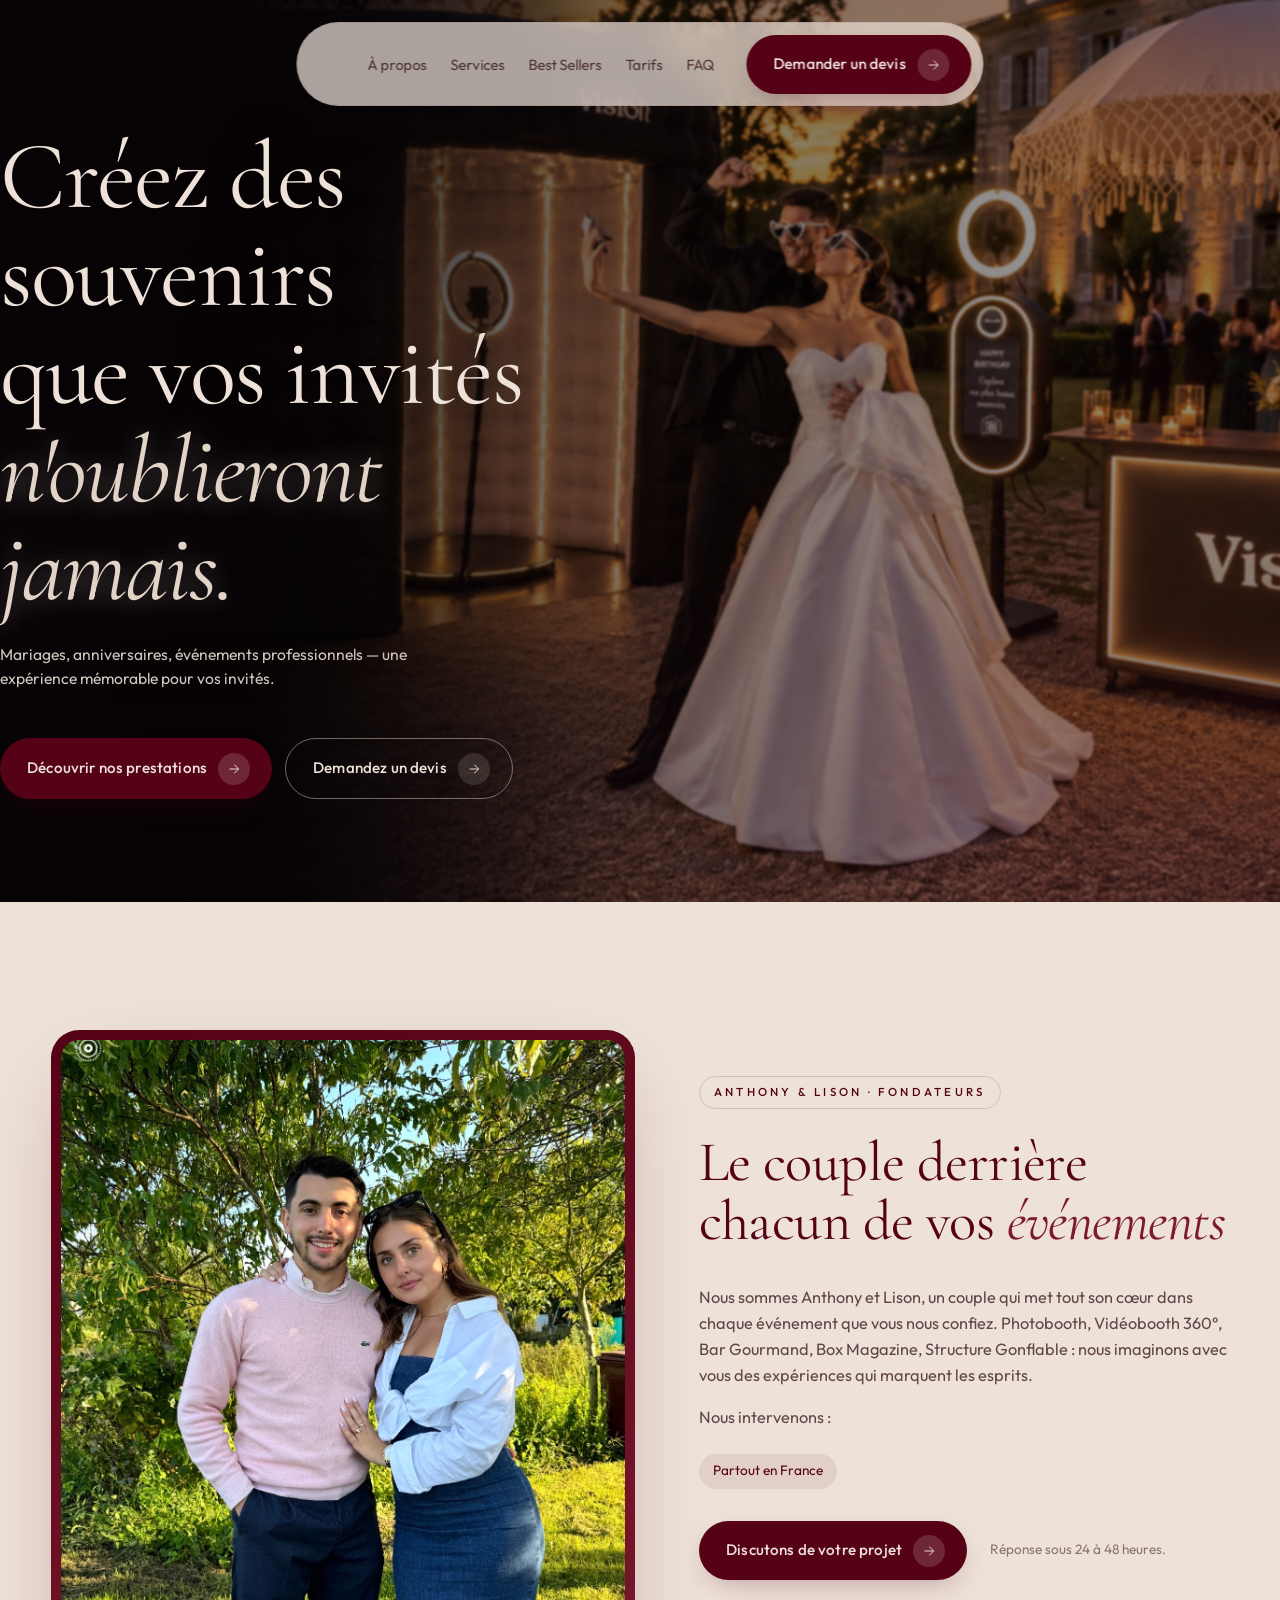
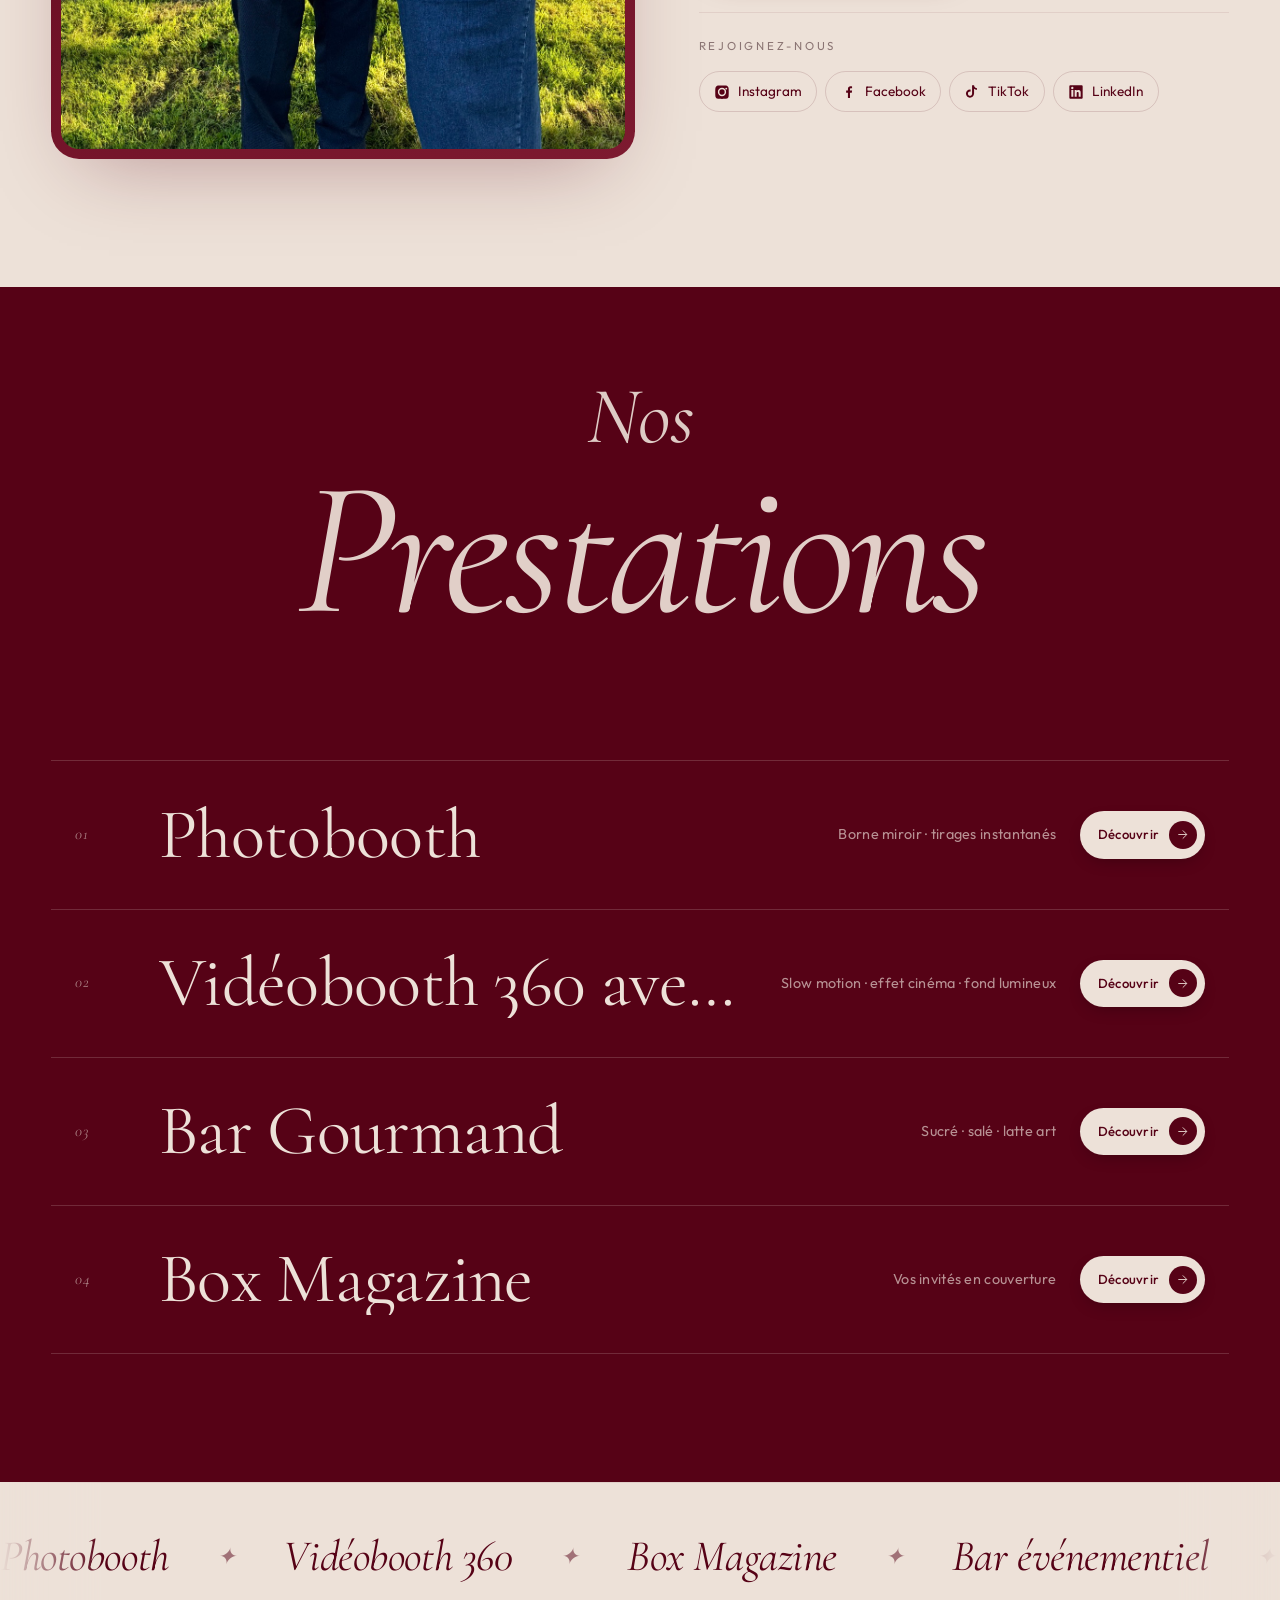
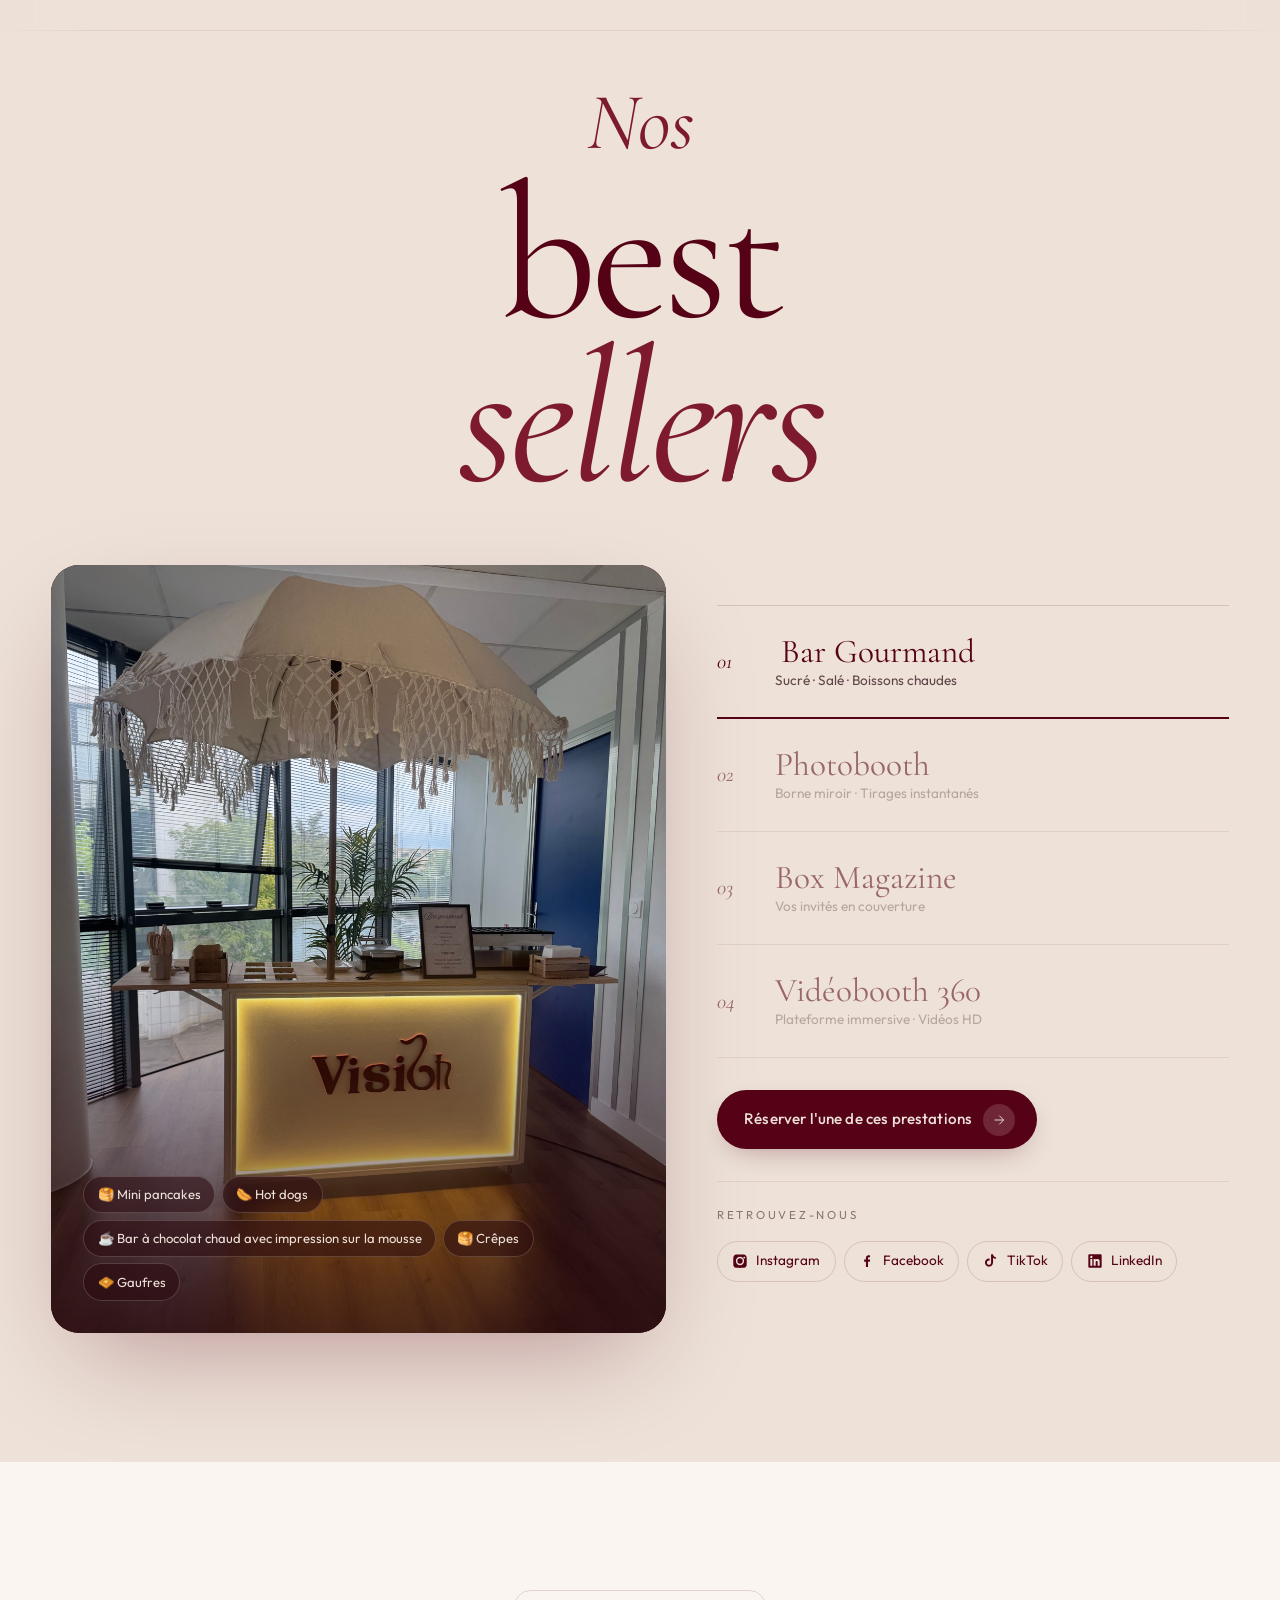
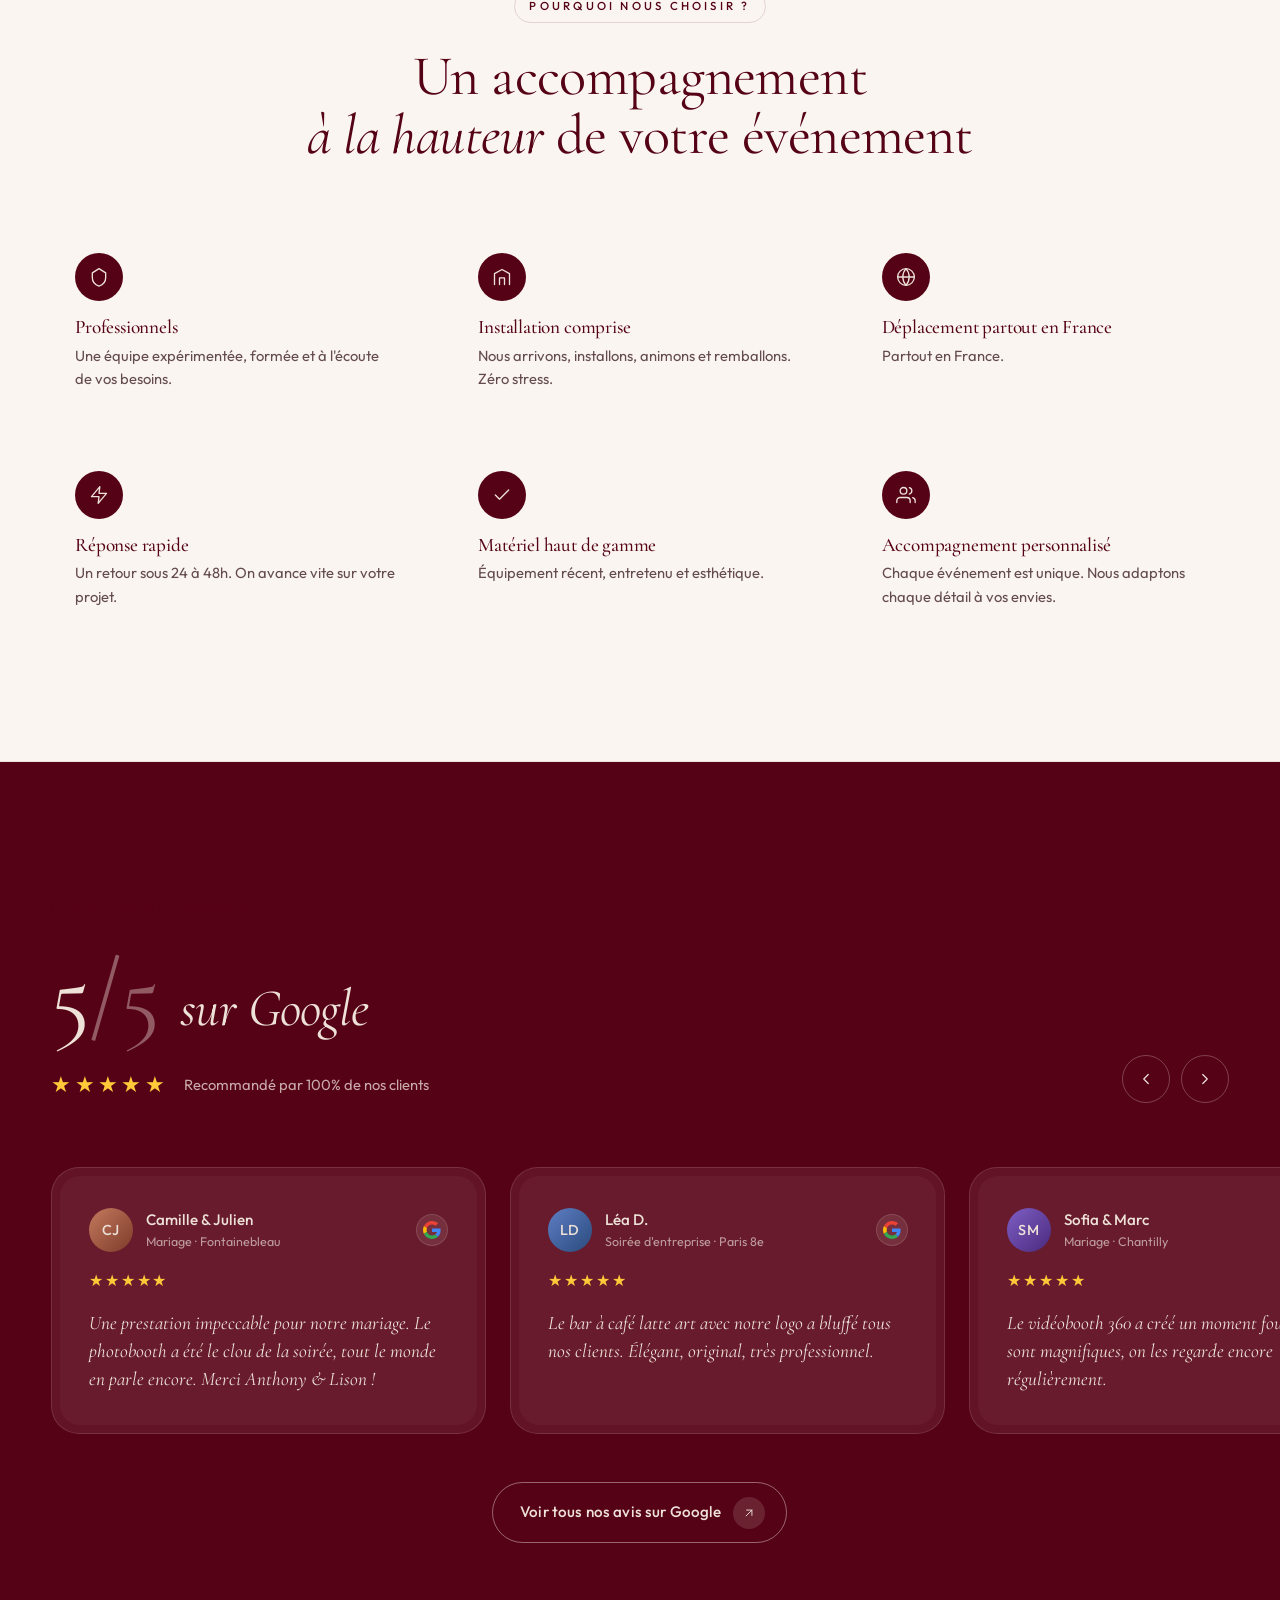
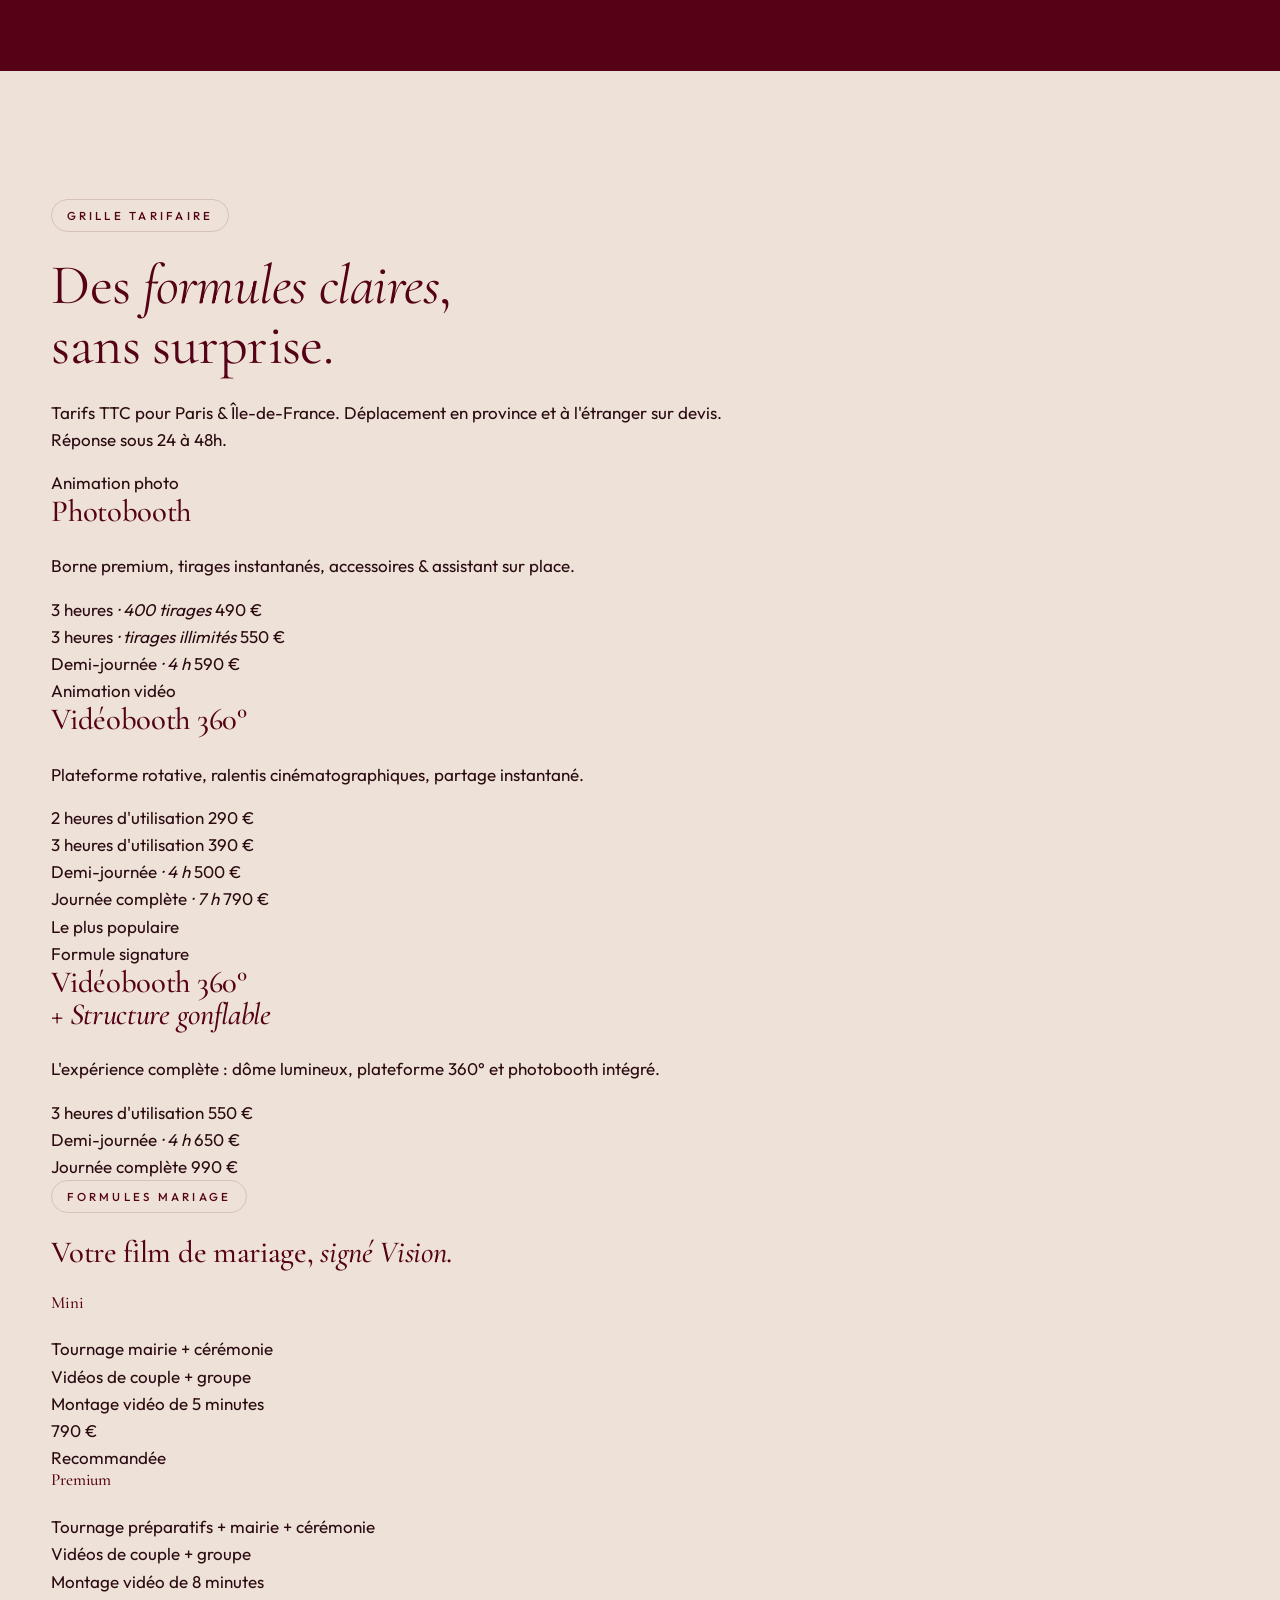
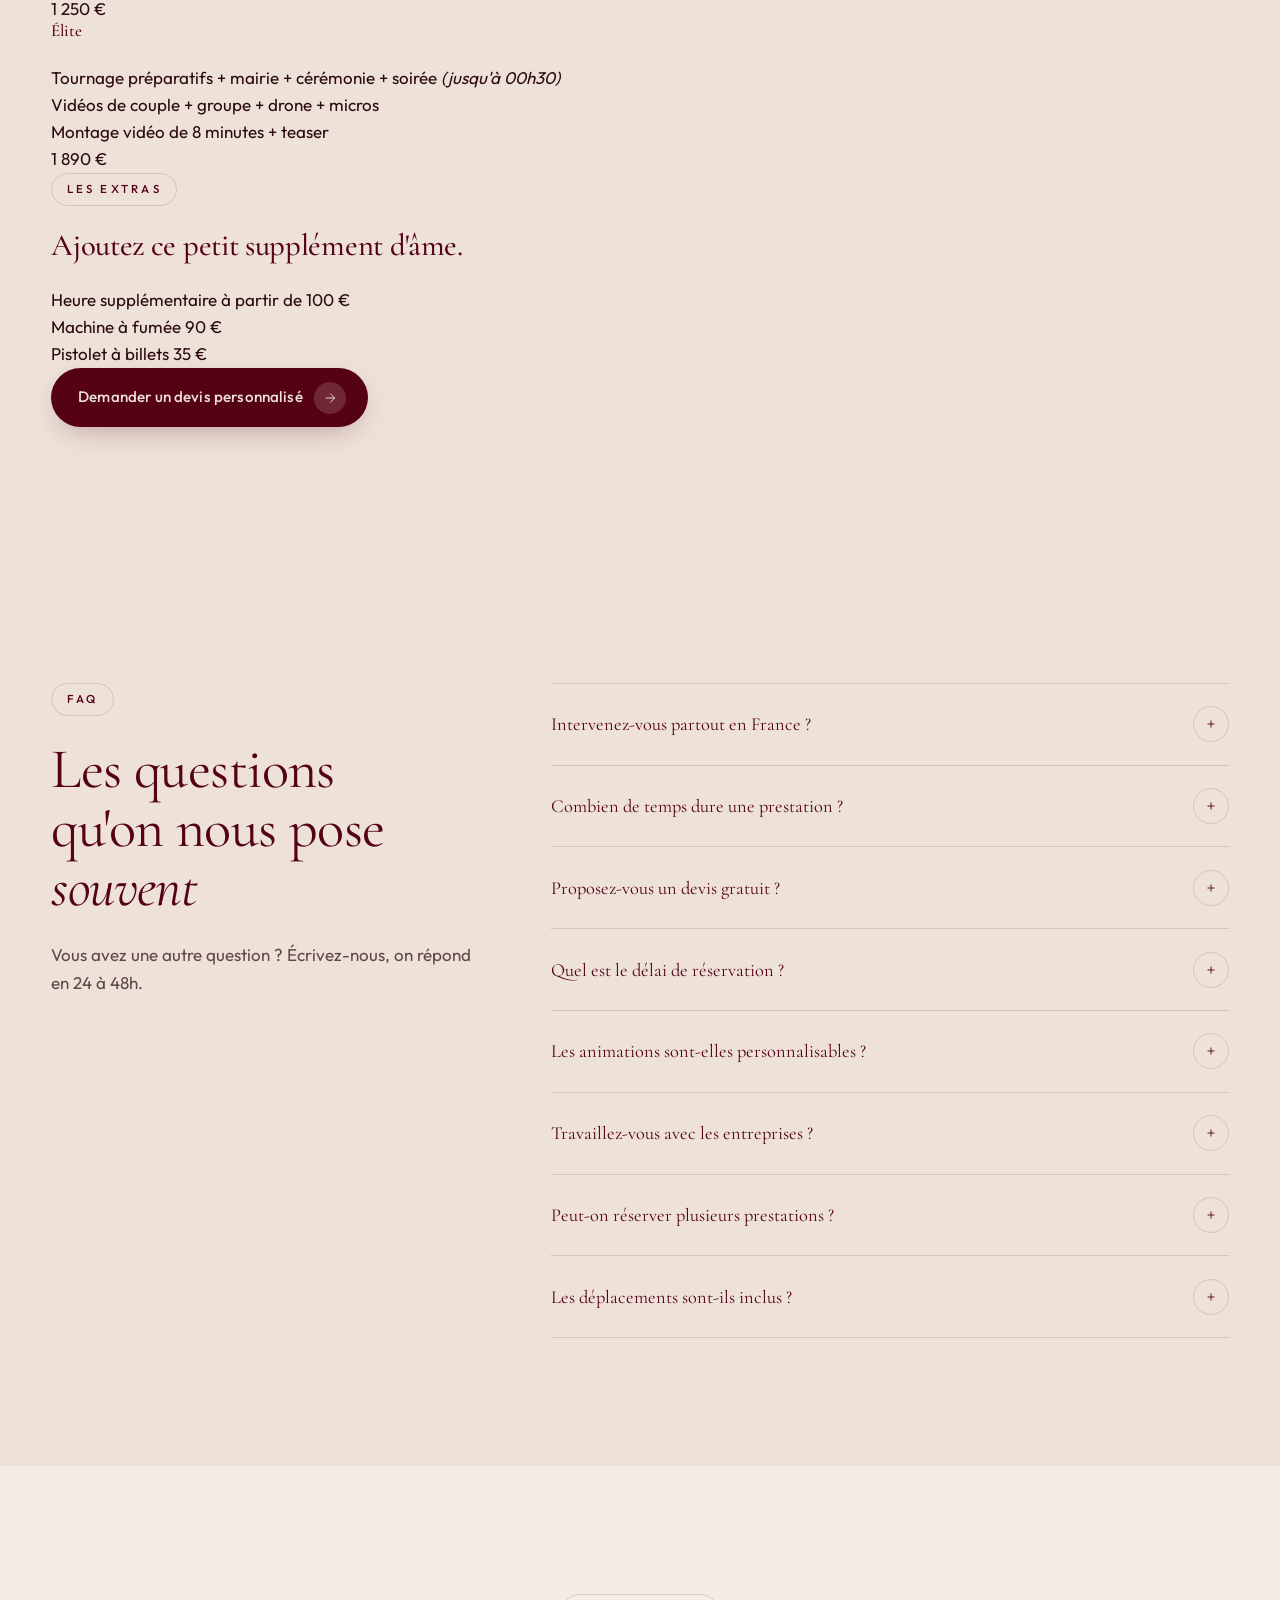
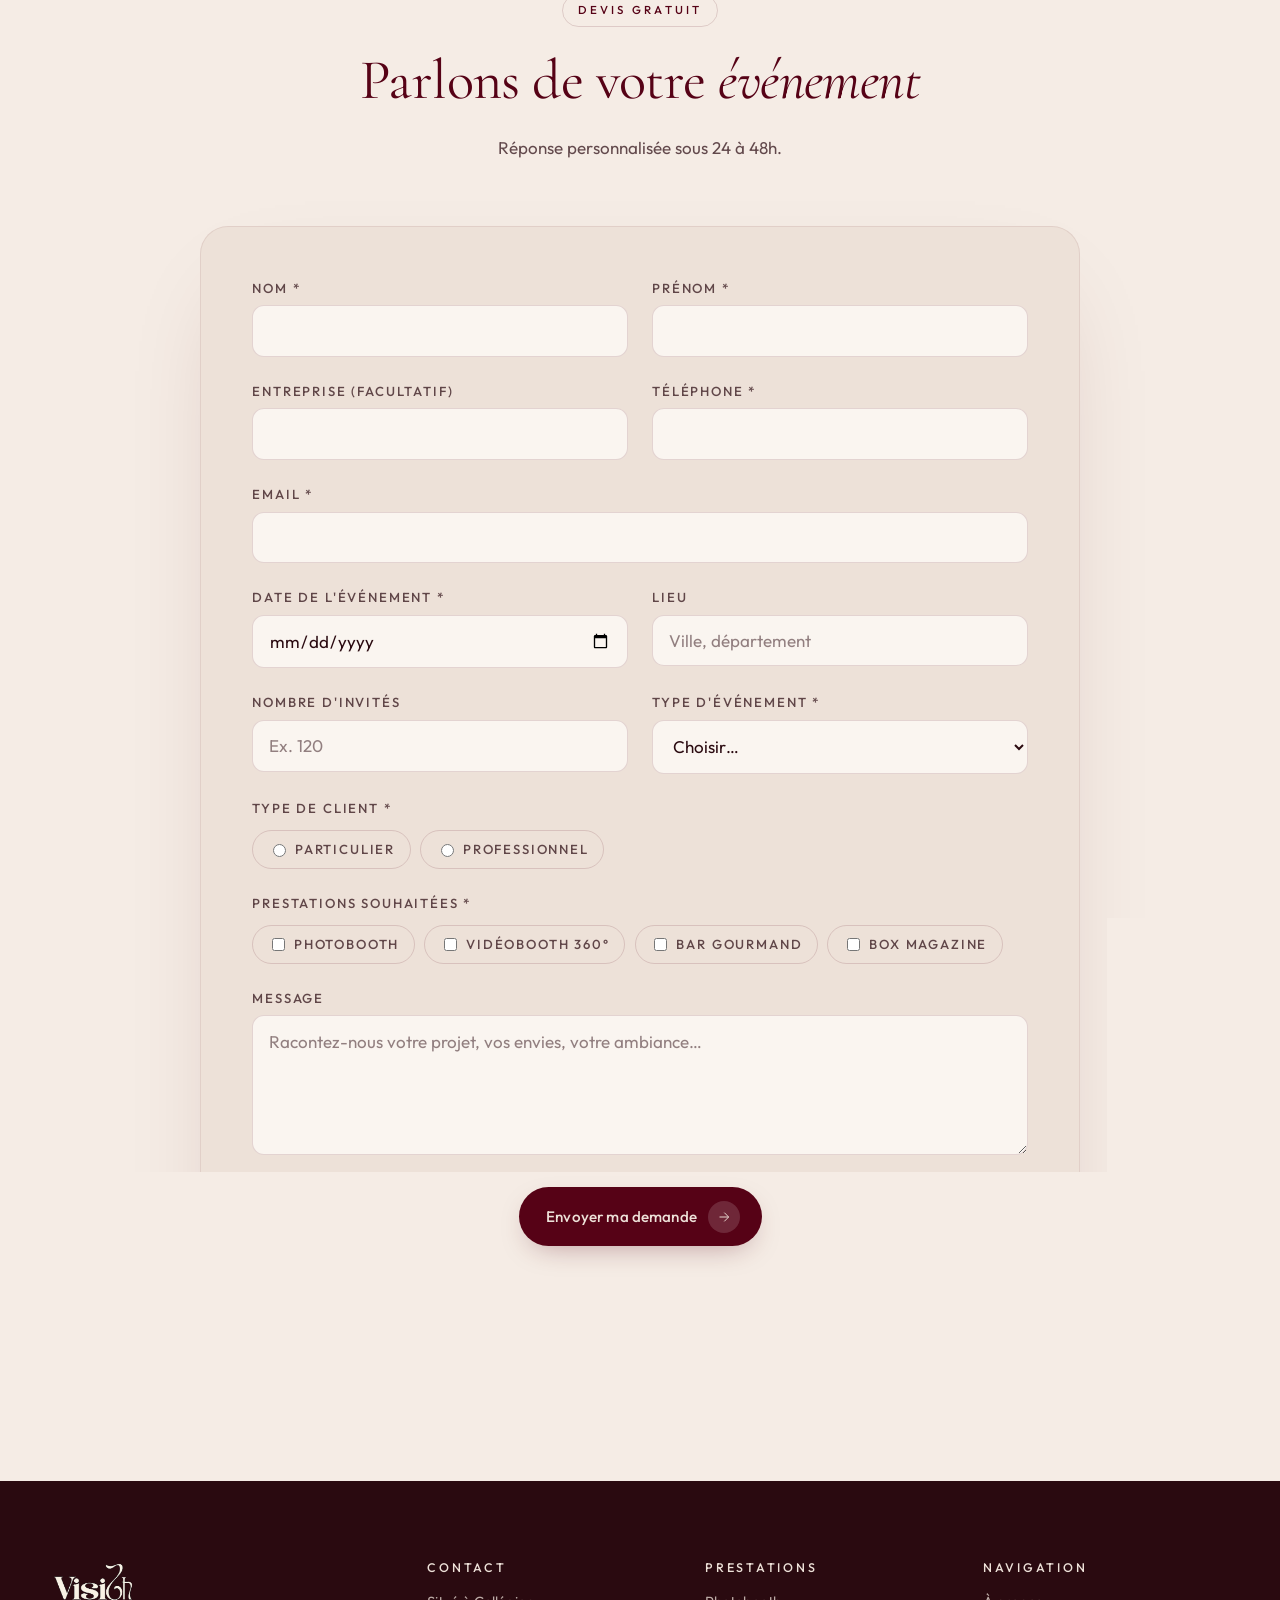
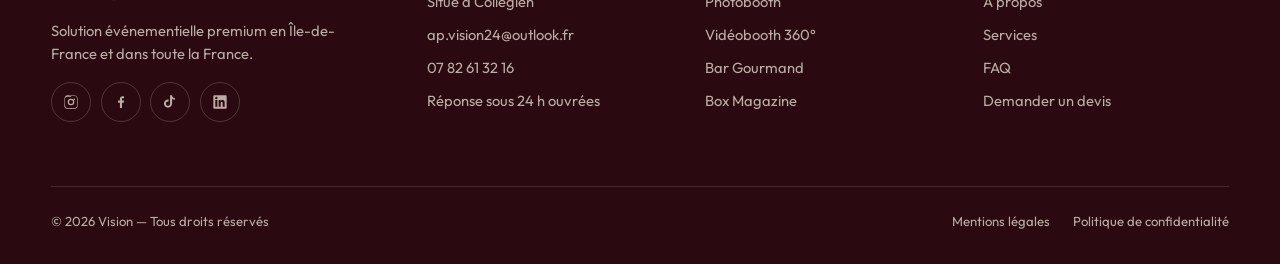
<file: index.html>
<!DOCTYPE html>
<html lang="fr">
  <head>
    <meta charset="UTF-8" />
    <meta name="viewport" content="width=device-width, initial-scale=1.0" />
    <title>Vision — Événementiel premium à Paris & Île-de-France</title>
    <meta
      name="description"
      content="Photobooth, Box Magazine, Vidéobooth 360 et Bar Gourmand pour vos événements. Prestations haut de gamme à Paris, en Île-de-France, partout en France et à l'étranger. Réponse sous 24 à 48h."
    />
    <meta name="theme-color" content="#560216" />

    <!-- Open Graph -->
    <meta property="og:type" content="website" />
    <meta property="og:title" content="Vision — Événementiel premium" />
    <meta
      property="og:description"
      content="Animations événementielles sur mesure : photobooth, box magazine, vidéobooth 360, bar gourmand. Paris & Île-de-France."
    />
    <meta property="og:locale" content="fr_FR" />

    <!-- Favicon SVG monogramme -->
    <link
      rel="icon"
      type="image/svg+xml"
      href="data:image/svg+xml,%3Csvg xmlns='http://www.w3.org/2000/svg' viewBox='0 0 64 64'%3E%3Crect width='64' height='64' rx='14' fill='%23560216'/%3E%3Ctext x='50%25' y='58%25' font-family='Georgia,serif' font-size='34' font-style='italic' text-anchor='middle' fill='%23ede1d8'%3EV%3C/text%3E%3C/svg%3E"
    />

    <!-- Fonts -->
    <link rel="preconnect" href="https://fonts.googleapis.com" />
    <link rel="preconnect" href="https://fonts.gstatic.com" crossorigin />
    <link
      href="https://fonts.googleapis.com/css2?family=Cormorant+Garamond:ital,wght@0,400;0,500;0,600;1,400;1,500&family=Outfit:wght@300;400;500;600&display=swap"
      rel="stylesheet"
    />

    <link rel="stylesheet" href="assets/css/main.css" />
  </head>
  <body>
    <!-- =========================================================
         INTRO — Logo qui s'écrit
         ========================================================= -->
    <div class="intro" aria-hidden="true">
      <div class="intro__inner">
        <img
          class="intro__logo"
          src="assets/img/logo-bordeaux.png"
          alt="Vision"
          fetchpriority="high"
          onload="this.classList.add('is-loaded')"
        />
        <span class="intro__tagline">Votre projet, notre vision</span>
      </div>
    </div>

    <!-- =========================================================
         NAV
         ========================================================= -->
    <nav class="nav" aria-label="Navigation principale">
      <a href="#top" class="nav__brand" aria-label="Vision — accueil">
        <img src="assets/img/logo-bordeaux.png" alt="Vision" class="nav__brand-img"
             onload="this.classList.add('is-loaded'); this.nextElementSibling.style.display='none';" />
        <span class="nav__brand-text">Vision</span>
      </a>
      <ul class="nav__links">
        <li><a href="#about">À propos</a></li>
        <li><a href="#services">Services</a></li>
        <li><a href="#bestsellers">Best Sellers</a></li>
        <li><a href="#tarifs">Tarifs</a></li>
        <li><a href="#faq">FAQ</a></li>
      </ul>
      <a href="#devis" class="btn btn--primary nav__cta">
        Demander un devis
        <span class="btn__icon" aria-hidden="true">
          <svg viewBox="0 0 24 24">
            <path d="M5 12h14M13 5l7 7-7 7" />
          </svg>
        </span>
      </a>
      <button
        class="nav__burger"
        aria-label="Ouvrir le menu"
        aria-expanded="false"
      >
        <span></span>
      </button>
    </nav>

    <div class="nav-overlay" aria-hidden="true">
      <ul class="nav-overlay__links">
        <li><a href="#about">À propos</a></li>
        <li><a href="#services">Services</a></li>
        <li><a href="#bestsellers">Best Sellers</a></li>
        <li><a href="#tarifs">Tarifs</a></li>
        <li><a href="#faq">FAQ</a></li>
        <li><a href="#devis">Devis</a></li>
      </ul>
    </div>

    <!-- =========================================================
         HERO
         ========================================================= -->
    <header class="hero hero--bg" id="top">
      <!-- Photo en arrière-plan — version floutée (couche du bas) -->
      <div class="hero-bg__media hero-bg__media--blur" aria-hidden="true">
        <img
          src="assets/img/hero-collage.jpg"
          alt=""
          fetchpriority="high"
        />
      </div>
      <!-- Même photo, version NETTE — clippée à droite pour garder le photobooth cristallin -->
      <div class="hero-bg__media hero-bg__media--sharp" aria-hidden="true">
        <img src="assets/img/hero-collage.jpg" alt="" />
      </div>
      <!-- Voile dégradé pour la lisibilité (gauche vers droite) -->
      <div class="hero-bg__scrim" aria-hidden="true"></div>

      <div class="hero-bg__inner page">
        <div class="hero-bg__content">
          <h1 class="hero-bg__title hero-anim">
            Créez des souvenirs<br />
            que vos invités<br />
            <em>n'oublieront jamais.</em>
          </h1>

          <p class="hero-bg__sub hero-anim">
            Mariages, anniversaires, événements professionnels — une expérience
            mémorable pour vos invités.
          </p>

          <div class="hero-bg__ctas hero-anim">
            <a href="#services" class="btn btn--primary">
              Découvrir nos prestations
              <span class="btn__icon" aria-hidden="true">
                <svg viewBox="0 0 24 24" fill="none" stroke="currentColor" stroke-width="1.6" stroke-linecap="round" stroke-linejoin="round"><path d="M5 12h14M13 5l7 7-7 7"/></svg>
              </span>
            </a>
            <a href="#devis" class="btn btn--ghost btn--on-dark">
              Demandez un devis
              <span class="btn__icon" aria-hidden="true">
                <svg viewBox="0 0 24 24" fill="none" stroke="currentColor" stroke-width="1.6" stroke-linecap="round" stroke-linejoin="round"><path d="M5 12h14M13 5l7 7-7 7"/></svg>
              </span>
            </a>
          </div>
        </div>
      </div>

    </header>

    <!-- =========================================================
         PRÉSENTATION ENTREPRISE
         ========================================================= -->
    <section class="section about" id="about">
      <div class="page">
        <div class="about__grid">
          <div class="about__media js-reveal">
            <img
              src="assets/img/anthony-lison-v2.jpg"
              alt="Anthony et Lison, fondateurs de Vision"
              class="about__photo"
              loading="lazy"
            />
          </div>

          <div class="about__body">
            <span class="eyebrow js-reveal">Anthony &amp; Lison · Fondateurs</span>
            <h2 class="js-reveal" data-delay="0.05">
              Le couple derrière<br />
              chacun de vos <em>événements</em>
            </h2>
            <p class="js-reveal" data-delay="0.1">
              Nous sommes Anthony et Lison, un couple qui met tout son cœur
              dans chaque événement que vous nous confiez. Photobooth,
              Vidéobooth 360°, Bar Gourmand, Box Magazine, Structure
              Gonflable&nbsp;: nous imaginons avec vous des expériences qui
              marquent les esprits.
            </p>
            <p class="js-reveal" data-delay="0.15">
              Nous intervenons&nbsp;:
            </p>
            <div class="about__areas js-reveal" data-delay="0.2">
              <span>Partout en France</span>
            </div>
            <div class="about__cta-row js-reveal" data-delay="0.3">
              <a href="#devis" class="btn btn--primary">
                Discutons de votre projet
                <span class="btn__icon" aria-hidden="true">
                  <svg viewBox="0 0 24 24">
                    <path d="M5 12h14M13 5l7 7-7 7" />
                  </svg>
                </span>
              </a>
              <small>Réponse sous 24 à 48 heures.</small>
            </div>

            <!-- Rejoignez-nous — réseaux sociaux -->
            <div class="about__join js-reveal" data-delay="0.35">
              <span class="about__join-label">Rejoignez-nous</span>
              <div class="about__join-row">
                <a href="https://www.instagram.com/__vision24__/" target="_blank" rel="noopener" aria-label="Instagram">
                  <svg viewBox="0 0 24 24" fill="currentColor"><path d="M12 2.2c3.2 0 3.6 0 4.8.1 1.2.1 1.9.2 2.3.4.6.2 1 .5 1.5 1s.8.9 1 1.5c.2.4.3 1.1.4 2.3.1 1.2.1 1.6.1 4.8s0 3.6-.1 4.8c-.1 1.2-.2 1.9-.4 2.3-.2.6-.5 1-1 1.5s-.9.8-1.5 1c-.4.2-1.1.3-2.3.4-1.2.1-1.6.1-4.8.1s-3.6 0-4.8-.1c-1.2-.1-1.9-.2-2.3-.4-.6-.2-1-.5-1.5-1s-.8-.9-1-1.5c-.2-.4-.3-1.1-.4-2.3-.1-1.2-.1-1.6-.1-4.8s0-3.6.1-4.8c.1-1.2.2-1.9.4-2.3.2-.6.5-1 1-1.5s.9-.8 1.5-1c.4-.2 1.1-.3 2.3-.4 1.2-.1 1.6-.1 4.8-.1zM12 5.8a6.2 6.2 0 100 12.4 6.2 6.2 0 000-12.4zm0 10.2a4 4 0 110-8 4 4 0 010 8zm6.4-10.5a1.4 1.4 0 100 2.8 1.4 1.4 0 000-2.8z"/></svg>
                  <span>Instagram</span>
                </a>
                <a href="https://www.facebook.com/profile.php?id=61586950779816&locale=fr_FR" target="_blank" rel="noopener" aria-label="Facebook">
                  <svg viewBox="0 0 24 24" fill="currentColor"><path d="M13.5 21v-8h2.7l.4-3.1h-3.1V7.9c0-.9.2-1.5 1.5-1.5h1.6V3.6c-.3 0-1.2-.1-2.3-.1-2.3 0-3.9 1.4-3.9 4v2.4H7.7V13h2.7v8h3.1z"/></svg>
                  <span>Facebook</span>
                </a>
                <a href="https://www.tiktok.com/@__vision24__?_r=1&_t=ZN-989IR5186XG" target="_blank" rel="noopener" aria-label="TikTok">
                  <svg viewBox="0 0 24 24" fill="currentColor"><path d="M19 8.5c-1.5 0-2.9-.6-3.9-1.5v7.4c0 3.4-2.7 6.1-6.1 6.1S2.9 17.8 2.9 14.4s2.7-6.1 6.1-6.1c.3 0 .6 0 .9.1v3.1c-.3-.1-.6-.1-.9-.1-1.7 0-3.1 1.4-3.1 3.1s1.4 3.1 3.1 3.1 3.1-1.4 3.1-3.1V2h3c.1 2.4 2 4.4 4.4 4.4v2.1H19z"/></svg>
                  <span>TikTok</span>
                </a>
                <a href="https://www.linkedin.com/company/vision24-studio/?viewAsMember=true" target="_blank" rel="noopener" aria-label="LinkedIn">
                  <svg viewBox="0 0 24 24" fill="currentColor"><path d="M20.5 2h-17A1.5 1.5 0 002 3.5v17A1.5 1.5 0 003.5 22h17a1.5 1.5 0 001.5-1.5v-17A1.5 1.5 0 0020.5 2zM8 19H5V9h3v10zM6.5 7.7a1.7 1.7 0 110-3.5 1.7 1.7 0 010 3.5zM19 19h-3v-5c0-1.2-.5-2-1.5-2-1 0-1.5.7-1.5 2v5h-3V9h3v1.5c.5-.8 1.4-1.5 3-1.5 2.2 0 3 1.5 3 4v6z"/></svg>
                  <span>LinkedIn</span>
                </a>
              </div>
            </div>
          </div>
        </div>
      </div>
    </section>

    <!-- =========================================================
         SERVICES — Éditorial rows avec image au hover
         ========================================================= -->
    <section class="section services" id="services">
      <div class="page">
        <div class="svc-head js-reveal">
          <h2 class="svc-title">
            <span class="svc-title__word svc-title__word--small">Nos</span>
            <span class="svc-title__word svc-title__word--italic">Prestations</span>
          </h2>
        </div>

        <ul class="svc-rows">
          <li class="svc-row js-reveal">
            <a href="services/photobooth.html" class="svc-row__link">
              <span class="svc-row__num">01</span>
              <span class="svc-row__name">Photobooth</span>
              <span class="svc-row__tag">Borne miroir · tirages instantanés</span>
              <span class="svc-row__cta">
                <span class="svc-row__cta-text">Découvrir</span>
                <span class="svc-row__cta-icon" aria-hidden="true">
                  <svg viewBox="0 0 24 24" fill="none" stroke="currentColor" stroke-width="1.6" stroke-linecap="round" stroke-linejoin="round"><path d="M5 12h14M13 5l7 7-7 7"/></svg>
                </span>
              </span>
              <img class="svc-row__preview" src="assets/img/prestations/photobooth/IMG_2461.jpg" alt="" loading="lazy" />
            </a>
          </li>

          <li class="svc-row js-reveal" data-delay="0.05">
            <a href="services/videobooth-360.html" class="svc-row__link">
              <span class="svc-row__num">02</span>
              <span class="svc-row__name">Vidéobooth 360 avec structure gonflable</span>
              <span class="svc-row__tag">Slow motion · effet cinéma · fond lumineux</span>
              <span class="svc-row__cta">
                <span class="svc-row__cta-text">Découvrir</span>
                <span class="svc-row__cta-icon" aria-hidden="true">
                  <svg viewBox="0 0 24 24" fill="none" stroke="currentColor" stroke-width="1.6" stroke-linecap="round" stroke-linejoin="round"><path d="M5 12h14M13 5l7 7-7 7"/></svg>
                </span>
              </span>
              <img class="svc-row__preview" src="assets/img/prestations/videobooth-360/11.jpg" alt="" loading="lazy" />
            </a>
          </li>

          <li class="svc-row js-reveal" data-delay="0.1">
            <a href="services/bar-gourmand.html" class="svc-row__link">
              <span class="svc-row__num">03</span>
              <span class="svc-row__name">Bar Gourmand</span>
              <span class="svc-row__tag">Sucré · salé · latte art</span>
              <span class="svc-row__cta">
                <span class="svc-row__cta-text">Découvrir</span>
                <span class="svc-row__cta-icon" aria-hidden="true">
                  <svg viewBox="0 0 24 24" fill="none" stroke="currentColor" stroke-width="1.6" stroke-linecap="round" stroke-linejoin="round"><path d="M5 12h14M13 5l7 7-7 7"/></svg>
                </span>
              </span>
              <img class="svc-row__preview" src="assets/img/prestations/bar-gourmand/IMG_6156.jpg" alt="" loading="lazy" />
            </a>
          </li>

          <li class="svc-row js-reveal" data-delay="0.15">
            <a href="services/box-magazine.html" class="svc-row__link">
              <span class="svc-row__num">04</span>
              <span class="svc-row__name">Box Magazine</span>
              <span class="svc-row__tag">Vos invités en couverture</span>
              <span class="svc-row__cta">
                <span class="svc-row__cta-text">Découvrir</span>
                <span class="svc-row__cta-icon" aria-hidden="true">
                  <svg viewBox="0 0 24 24" fill="none" stroke="currentColor" stroke-width="1.6" stroke-linecap="round" stroke-linejoin="round"><path d="M5 12h14M13 5l7 7-7 7"/></svg>
                </span>
              </span>
              <img class="svc-row__preview" src="assets/img/prestations/box-magazine/IMG_7613_3.jpg" alt="" loading="lazy" />
            </a>
          </li>

        </ul>
      </div>
    </section>

    <!-- =========================================================
         MARQUEE — Bande défilante des prestations
         ========================================================= -->
    <section class="marquee" aria-hidden="true">
      <div class="marquee__track">
        <span>Photobooth</span><span class="marquee__dot">✦</span>
        <span>Vidéobooth 360</span><span class="marquee__dot">✦</span>
        <span>Box Magazine</span><span class="marquee__dot">✦</span>
        <span>Bar événementiel</span><span class="marquee__dot">✦</span>
        <span>Animations gourmandes</span><span class="marquee__dot">✦</span>
        <!-- Doublon pour boucle continue -->
        <span>Photobooth</span><span class="marquee__dot">✦</span>
        <span>Vidéobooth 360</span><span class="marquee__dot">✦</span>
        <span>Box Magazine</span><span class="marquee__dot">✦</span>
        <span>Bar événementiel</span><span class="marquee__dot">✦</span>
        <span>Animations gourmandes</span><span class="marquee__dot">✦</span>
      </div>
    </section>

    <!-- =========================================================
         BEST SELLERS — Massive typo + featured showcase
         ========================================================= -->
    <section class="section bs-section" id="bestsellers">
      <div class="page">
        <div class="bs-head js-reveal">
          <h2 class="bs-title">
            <span class="bs-title__word bs-title__word--small">Nos</span>
            <span class="bs-title__word">best</span>
            <span class="bs-title__word bs-title__word--italic">sellers</span>
          </h2>
        </div>

        <div class="bs-showcase js-reveal">
          <!-- Colonne image (change avec la sélection) -->
          <div class="bs-showcase__media">
            <div class="bs-showcase__photo is-active" data-idx="0">
              <img src="assets/img/prestations/bar-gourmand/IMG_6096.jpg" alt="Bar Gourmand Vision en événement" loading="lazy" />
              <div class="bs-showcase__chips">
                <span class="bs-chip">🥞 Mini pancakes</span>
                <span class="bs-chip">🌭 Hot dogs</span>
                <span class="bs-chip">☕ Bar à chocolat chaud avec impression sur la mousse</span>
                <span class="bs-chip">🥞 Crêpes</span>
                <span class="bs-chip">🧇 Gaufres</span>
              </div>
            </div>
            <div class="bs-showcase__photo" data-idx="1">
              <img src="assets/img/photobooth.jpg" alt="Photobooth Vision" loading="lazy" />
              <div class="bs-showcase__chips">
                <span class="bs-chip">📸 Borne miroir</span>
                <span class="bs-chip">🖨️ Tirages instantanés</span>
                <span class="bs-chip">🎭 Accessoires premium</span>
              </div>
            </div>
            <div class="bs-showcase__photo" data-idx="2">
              <img src="assets/img/box-magazine.png" alt="Box Magazine Vision" loading="lazy" />
              <div class="bs-showcase__chips">
                <span class="bs-chip">📖 Format A5 Premium</span>
                <span class="bs-chip">🎨 Impression sur mesure</span>
                <span class="bs-chip">✨ Esprit magazine</span>
              </div>
            </div>
            <div class="bs-showcase__photo" data-idx="3">
              <img src="assets/img/prestations/videobooth-360/IMG_7561.jpg" alt="Vidéobooth 360 Vision" loading="lazy" />
              <div class="bs-showcase__chips">
                <span class="bs-chip">🎥 Plateforme 360° pro</span>
                <span class="bs-chip">⚡ Vidéos HD & ralentis</span>
                <span class="bs-chip">📱 Partage QR instantané</span>
                <span class="bs-chip">🎨 Habillage personnalisé</span>
                <span class="bs-chip">👤 Animateur dédié</span>
              </div>
            </div>
          </div>

          <!-- Colonne liste rotative -->
          <div class="bs-showcase__list">
            <button class="bs-item is-active" data-idx="0">
              <span class="bs-item__num">01</span>
              <span class="bs-item__body">
                <span class="bs-item__name">Bar Gourmand</span>
                <span class="bs-item__tag">Sucré · Salé · Boissons chaudes</span>
              </span>
              <span class="bs-item__progress"><span></span></span>
            </button>
            <button class="bs-item" data-idx="1">
              <span class="bs-item__num">02</span>
              <span class="bs-item__body">
                <span class="bs-item__name">Photobooth</span>
                <span class="bs-item__tag">Borne miroir · Tirages instantanés</span>
              </span>
              <span class="bs-item__progress"><span></span></span>
            </button>
            <button class="bs-item" data-idx="2">
              <span class="bs-item__num">03</span>
              <span class="bs-item__body">
                <span class="bs-item__name">Box Magazine</span>
                <span class="bs-item__tag">Vos invités en couverture</span>
              </span>
              <span class="bs-item__progress"><span></span></span>
            </button>
            <button class="bs-item" data-idx="3">
              <span class="bs-item__num">04</span>
              <span class="bs-item__body">
                <span class="bs-item__name">Vidéobooth 360</span>
                <span class="bs-item__tag">Plateforme immersive · Vidéos HD</span>
              </span>
              <span class="bs-item__progress"><span></span></span>
            </button>

            <a href="#devis" class="btn btn--primary bs-cta">
              Réserver l'une de ces prestations
              <span class="btn__icon" aria-hidden="true">
                <svg viewBox="0 0 24 24" fill="none" stroke="currentColor" stroke-width="1.6" stroke-linecap="round" stroke-linejoin="round"><path d="M5 12h14M13 5l7 7-7 7"/></svg>
              </span>
            </a>

            <!-- Réseaux sociaux -->
            <div class="bs-socials">
              <span class="bs-socials__label">Retrouvez-nous</span>
              <div class="bs-socials__row">
                <a href="https://www.instagram.com/__vision24__/" target="_blank" rel="noopener" aria-label="Instagram">
                  <svg viewBox="0 0 24 24" fill="currentColor"><path d="M12 2.2c3.2 0 3.6 0 4.8.1 1.2.1 1.9.2 2.3.4.6.2 1 .5 1.5 1s.8.9 1 1.5c.2.4.3 1.1.4 2.3.1 1.2.1 1.6.1 4.8s0 3.6-.1 4.8c-.1 1.2-.2 1.9-.4 2.3-.2.6-.5 1-1 1.5s-.9.8-1.5 1c-.4.2-1.1.3-2.3.4-1.2.1-1.6.1-4.8.1s-3.6 0-4.8-.1c-1.2-.1-1.9-.2-2.3-.4-.6-.2-1-.5-1.5-1s-.8-.9-1-1.5c-.2-.4-.3-1.1-.4-2.3-.1-1.2-.1-1.6-.1-4.8s0-3.6.1-4.8c.1-1.2.2-1.9.4-2.3.2-.6.5-1 1-1.5s.9-.8 1.5-1c.4-.2 1.1-.3 2.3-.4 1.2-.1 1.6-.1 4.8-.1zM12 5.8a6.2 6.2 0 100 12.4 6.2 6.2 0 000-12.4zm0 10.2a4 4 0 110-8 4 4 0 010 8zm6.4-10.5a1.4 1.4 0 100 2.8 1.4 1.4 0 000-2.8z"/></svg>
                  <span>Instagram</span>
                </a>
                <a href="https://www.facebook.com/profile.php?id=61586950779816&locale=fr_FR" target="_blank" rel="noopener" aria-label="Facebook">
                  <svg viewBox="0 0 24 24" fill="currentColor"><path d="M13.5 21v-8h2.7l.4-3.1h-3.1V7.9c0-.9.2-1.5 1.5-1.5h1.6V3.6c-.3 0-1.2-.1-2.3-.1-2.3 0-3.9 1.4-3.9 4v2.4H7.7V13h2.7v8h3.1z"/></svg>
                  <span>Facebook</span>
                </a>
                <a href="https://www.tiktok.com/@__vision24__?_r=1&_t=ZN-989IR5186XG" target="_blank" rel="noopener" aria-label="TikTok">
                  <svg viewBox="0 0 24 24" fill="currentColor"><path d="M19 8.5c-1.5 0-2.9-.6-3.9-1.5v7.4c0 3.4-2.7 6.1-6.1 6.1S2.9 17.8 2.9 14.4s2.7-6.1 6.1-6.1c.3 0 .6 0 .9.1v3.1c-.3-.1-.6-.1-.9-.1-1.7 0-3.1 1.4-3.1 3.1s1.4 3.1 3.1 3.1 3.1-1.4 3.1-3.1V2h3c.1 2.4 2 4.4 4.4 4.4v2.1H19z"/></svg>
                  <span>TikTok</span>
                </a>
                <a href="https://www.linkedin.com/company/vision24-studio/?viewAsMember=true" target="_blank" rel="noopener" aria-label="LinkedIn">
                  <svg viewBox="0 0 24 24" fill="currentColor"><path d="M20.5 2h-17A1.5 1.5 0 002 3.5v17A1.5 1.5 0 003.5 22h17a1.5 1.5 0 001.5-1.5v-17A1.5 1.5 0 0020.5 2zM8 19H5V9h3v10zM6.5 7.7a1.7 1.7 0 110-3.5 1.7 1.7 0 010 3.5zM19 19h-3v-5c0-1.2-.5-2-1.5-2-1 0-1.5.7-1.5 2v5h-3V9h3v1.5c.5-.8 1.4-1.5 3-1.5 2.2 0 3 1.5 3 4v6z"/></svg>
                  <span>LinkedIn</span>
                </a>
              </div>
            </div>
          </div>
        </div>
      </div>
    </section>

    <!-- =========================================================
         POURQUOI NOUS CHOISIR
         ========================================================= -->
    <section class="section why">
      <div class="page">
        <div class="why__head">
          <span class="eyebrow js-reveal">Pourquoi nous choisir ?</span>
          <h2 class="js-reveal" data-delay="0.05">
            Un accompagnement<br />
            <em>à la hauteur</em> de votre événement
          </h2>
        </div>

        <div class="why__grid">
          <div class="why__item js-reveal">
            <div class="why__icon">
              <svg viewBox="0 0 24 24">
                <path d="M12 2L4 7v6c0 5 3.5 8.5 8 10 4.5-1.5 8-5 8-10V7l-8-5z" />
              </svg>
            </div>
            <h3>Professionnels</h3>
            <p>
              Une équipe expérimentée, formée et à l'écoute de vos besoins.
            </p>
          </div>

          <div class="why__item js-reveal" data-delay="0.05">
            <div class="why__icon">
              <svg viewBox="0 0 24 24">
                <path d="M3 21V8l9-5 9 5v13" />
                <path d="M9 21v-8h6v8" />
              </svg>
            </div>
            <h3>Installation comprise</h3>
            <p>Nous arrivons, installons, animons et remballons. Zéro stress.</p>
          </div>

          <div class="why__item js-reveal" data-delay="0.1">
            <div class="why__icon">
              <svg viewBox="0 0 24 24">
                <circle cx="12" cy="12" r="10" />
                <path d="M2 12h20M12 2a15 15 0 010 20M12 2a15 15 0 000 20" />
              </svg>
            </div>
            <h3>Déplacement partout en France</h3>
            <p>Partout en France.</p>
          </div>

          <div class="why__item js-reveal" data-delay="0.15">
            <div class="why__icon">
              <svg viewBox="0 0 24 24">
                <path d="M13 2L3 14h9l-1 8 10-12h-9l1-8z" />
              </svg>
            </div>
            <h3>Réponse rapide</h3>
            <p>Un retour sous 24 à 48h. On avance vite sur votre projet.</p>
          </div>

          <div class="why__item js-reveal" data-delay="0.2">
            <div class="why__icon">
              <svg viewBox="0 0 24 24">
                <path d="M20 6L9 17l-5-5" />
              </svg>
            </div>
            <h3>Matériel haut de gamme</h3>
            <p>
              Équipement récent, entretenu et esthétique.
            </p>
          </div>

          <div class="why__item js-reveal" data-delay="0.25">
            <div class="why__icon">
              <svg viewBox="0 0 24 24">
                <path d="M17 21v-2a4 4 0 00-4-4H5a4 4 0 00-4 4v2" />
                <circle cx="9" cy="7" r="4" />
                <path d="M23 21v-2a4 4 0 00-3-3.87M16 3.13a4 4 0 010 7.75" />
              </svg>
            </div>
            <h3>Accompagnement personnalisé</h3>
            <p>
              Chaque événement est unique. Nous adaptons chaque détail à vos
              envies.
            </p>
          </div>
        </div>
      </div>
    </section>

    <!-- =========================================================
         TÉMOIGNAGES — Cards avec photos + CTA Google
         ========================================================= -->
    <section class="section testimonials">
      <div class="page">
        <div class="testimonials__head">
          <div>
            <span class="eyebrow js-reveal">Avis clients Google</span>
            <h2 class="js-reveal" data-delay="0.05">
              5<span style="color: rgba(237,225,216,0.4)">/5</span>
              <em style="font-size: 0.55em; font-style: italic;">sur Google</em>
            </h2>
            <div class="testimonials__meta js-reveal" data-delay="0.1">
              <span class="testimonials__stars-big">★★★★★</span>
              <span class="testimonials__stat">Recommandé par 100% de nos clients</span>
            </div>
          </div>
          <div class="testimonials__nav">
            <button class="testimonials__prev" aria-label="Précédent">
              <svg viewBox="0 0 24 24" fill="none" stroke="currentColor" stroke-width="1.6" stroke-linecap="round" stroke-linejoin="round"><path d="M15 18l-6-6 6-6"/></svg>
            </button>
            <button class="testimonials__next" aria-label="Suivant">
              <svg viewBox="0 0 24 24" fill="none" stroke="currentColor" stroke-width="1.6" stroke-linecap="round" stroke-linejoin="round"><path d="M9 18l6-6-6-6"/></svg>
            </button>
          </div>
        </div>

        <div class="testimonials__track-wrap">
          <div class="testimonials__track">
            <article class="testimonial">
              <div class="testimonial__inner">
                <div class="testimonial__head">
                  <div class="testimonial__avatar" style="background: linear-gradient(135deg, #c47a5e, #7d3b2a);">CJ</div>
                  <div>
                    <strong class="testimonial__name">Camille &amp; Julien</strong>
                    <span class="testimonial__meta">Mariage · Fontainebleau</span>
                  </div>
                  <span class="testimonial__google" aria-label="Avis Google">
                    <svg viewBox="0 0 48 48" width="18" height="18"><path fill="#EA4335" d="M24 9.5c3.54 0 6.71 1.22 9.21 3.6l6.85-6.85C35.9 2.38 30.47 0 24 0 14.62 0 6.51 5.38 2.56 13.22l7.98 6.19C12.43 13.72 17.74 9.5 24 9.5z"/><path fill="#4285F4" d="M46.98 24.55c0-1.57-.15-3.09-.38-4.55H24v9.02h12.94c-.58 2.96-2.26 5.48-4.78 7.18l7.73 6c4.51-4.18 7.09-10.36 7.09-17.65z"/><path fill="#FBBC05" d="M10.53 28.59c-.48-1.45-.76-2.99-.76-4.59s.27-3.14.76-4.59l-7.98-6.19C.92 16.46 0 20.12 0 24c0 3.88.92 7.54 2.56 10.78l7.97-6.19z"/><path fill="#34A853" d="M24 48c6.48 0 11.93-2.13 15.89-5.81l-7.73-6c-2.15 1.45-4.92 2.3-8.16 2.3-6.26 0-11.57-4.22-13.47-9.91l-7.98 6.19C6.51 42.62 14.62 48 24 48z"/></svg>
                  </span>
                </div>
                <div class="testimonial__stars">★★★★★</div>
                <p class="testimonial__quote">
                  Une prestation impeccable pour notre mariage. Le photobooth a
                  été le clou de la soirée, tout le monde en parle encore.
                  Merci Anthony &amp; Lison !
                </p>
              </div>
            </article>

            <article class="testimonial">
              <div class="testimonial__inner">
                <div class="testimonial__head">
                  <div class="testimonial__avatar" style="background: linear-gradient(135deg, #5e7ec4, #2a4a7d);">LD</div>
                  <div>
                    <strong class="testimonial__name">Léa D.</strong>
                    <span class="testimonial__meta">Soirée d'entreprise · Paris 8e</span>
                  </div>
                  <span class="testimonial__google">
                    <svg viewBox="0 0 48 48" width="18" height="18"><path fill="#EA4335" d="M24 9.5c3.54 0 6.71 1.22 9.21 3.6l6.85-6.85C35.9 2.38 30.47 0 24 0 14.62 0 6.51 5.38 2.56 13.22l7.98 6.19C12.43 13.72 17.74 9.5 24 9.5z"/><path fill="#4285F4" d="M46.98 24.55c0-1.57-.15-3.09-.38-4.55H24v9.02h12.94c-.58 2.96-2.26 5.48-4.78 7.18l7.73 6c4.51-4.18 7.09-10.36 7.09-17.65z"/><path fill="#FBBC05" d="M10.53 28.59c-.48-1.45-.76-2.99-.76-4.59s.27-3.14.76-4.59l-7.98-6.19C.92 16.46 0 20.12 0 24c0 3.88.92 7.54 2.56 10.78l7.97-6.19z"/><path fill="#34A853" d="M24 48c6.48 0 11.93-2.13 15.89-5.81l-7.73-6c-2.15 1.45-4.92 2.3-8.16 2.3-6.26 0-11.57-4.22-13.47-9.91l-7.98 6.19C6.51 42.62 14.62 48 24 48z"/></svg>
                  </span>
                </div>
                <div class="testimonial__stars">★★★★★</div>
                <p class="testimonial__quote">
                  Le bar à café latte art avec notre logo a bluffé tous nos
                  clients. Élégant, original, très professionnel.
                </p>
              </div>
            </article>

            <article class="testimonial">
              <div class="testimonial__inner">
                <div class="testimonial__head">
                  <div class="testimonial__avatar" style="background: linear-gradient(135deg, #7e5ec4, #4a2a7d);">SM</div>
                  <div>
                    <strong class="testimonial__name">Sofia &amp; Marc</strong>
                    <span class="testimonial__meta">Mariage · Chantilly</span>
                  </div>
                  <span class="testimonial__google">
                    <svg viewBox="0 0 48 48" width="18" height="18"><path fill="#EA4335" d="M24 9.5c3.54 0 6.71 1.22 9.21 3.6l6.85-6.85C35.9 2.38 30.47 0 24 0 14.62 0 6.51 5.38 2.56 13.22l7.98 6.19C12.43 13.72 17.74 9.5 24 9.5z"/><path fill="#4285F4" d="M46.98 24.55c0-1.57-.15-3.09-.38-4.55H24v9.02h12.94c-.58 2.96-2.26 5.48-4.78 7.18l7.73 6c4.51-4.18 7.09-10.36 7.09-17.65z"/><path fill="#FBBC05" d="M10.53 28.59c-.48-1.45-.76-2.99-.76-4.59s.27-3.14.76-4.59l-7.98-6.19C.92 16.46 0 20.12 0 24c0 3.88.92 7.54 2.56 10.78l7.97-6.19z"/><path fill="#34A853" d="M24 48c6.48 0 11.93-2.13 15.89-5.81l-7.73-6c-2.15 1.45-4.92 2.3-8.16 2.3-6.26 0-11.57-4.22-13.47-9.91l-7.98 6.19C6.51 42.62 14.62 48 24 48z"/></svg>
                  </span>
                </div>
                <div class="testimonial__stars">★★★★★</div>
                <p class="testimonial__quote">
                  Le vidéobooth 360 a créé un moment fou. Les vidéos sont
                  magnifiques, on les regarde encore régulièrement.
                </p>
              </div>
            </article>

            <article class="testimonial">
              <div class="testimonial__inner">
                <div class="testimonial__head">
                  <div class="testimonial__avatar" style="background: linear-gradient(135deg, #c45e9d, #7d2a5f);">MR</div>
                  <div>
                    <strong class="testimonial__name">Marion R.</strong>
                    <span class="testimonial__meta">Anniversaire · Versailles</span>
                  </div>
                  <span class="testimonial__google">
                    <svg viewBox="0 0 48 48" width="18" height="18"><path fill="#EA4335" d="M24 9.5c3.54 0 6.71 1.22 9.21 3.6l6.85-6.85C35.9 2.38 30.47 0 24 0 14.62 0 6.51 5.38 2.56 13.22l7.98 6.19C12.43 13.72 17.74 9.5 24 9.5z"/><path fill="#4285F4" d="M46.98 24.55c0-1.57-.15-3.09-.38-4.55H24v9.02h12.94c-.58 2.96-2.26 5.48-4.78 7.18l7.73 6c4.51-4.18 7.09-10.36 7.09-17.65z"/><path fill="#FBBC05" d="M10.53 28.59c-.48-1.45-.76-2.99-.76-4.59s.27-3.14.76-4.59l-7.98-6.19C.92 16.46 0 20.12 0 24c0 3.88.92 7.54 2.56 10.78l7.97-6.19z"/><path fill="#34A853" d="M24 48c6.48 0 11.93-2.13 15.89-5.81l-7.73-6c-2.15 1.45-4.92 2.3-8.16 2.3-6.26 0-11.57-4.22-13.47-9.91l-7.98 6.19C6.51 42.62 14.62 48 24 48z"/></svg>
                  </span>
                </div>
                <div class="testimonial__stars">★★★★★</div>
                <p class="testimonial__quote">
                  Un couple adorable, super à l'écoute. Ils ont su rendre notre
                  soirée d'anniversaire vraiment magique.
                </p>
              </div>
            </article>

            <article class="testimonial">
              <div class="testimonial__inner">
                <div class="testimonial__head">
                  <div class="testimonial__avatar" style="background: linear-gradient(135deg, #5ec48f, #2a7d51);">AK</div>
                  <div>
                    <strong class="testimonial__name">Aurélie &amp; Karim</strong>
                    <span class="testimonial__meta">Mariage · Sud de la France</span>
                  </div>
                  <span class="testimonial__google">
                    <svg viewBox="0 0 48 48" width="18" height="18"><path fill="#EA4335" d="M24 9.5c3.54 0 6.71 1.22 9.21 3.6l6.85-6.85C35.9 2.38 30.47 0 24 0 14.62 0 6.51 5.38 2.56 13.22l7.98 6.19C12.43 13.72 17.74 9.5 24 9.5z"/><path fill="#4285F4" d="M46.98 24.55c0-1.57-.15-3.09-.38-4.55H24v9.02h12.94c-.58 2.96-2.26 5.48-4.78 7.18l7.73 6c4.51-4.18 7.09-10.36 7.09-17.65z"/><path fill="#FBBC05" d="M10.53 28.59c-.48-1.45-.76-2.99-.76-4.59s.27-3.14.76-4.59l-7.98-6.19C.92 16.46 0 20.12 0 24c0 3.88.92 7.54 2.56 10.78l7.97-6.19z"/><path fill="#34A853" d="M24 48c6.48 0 11.93-2.13 15.89-5.81l-7.73-6c-2.15 1.45-4.92 2.3-8.16 2.3-6.26 0-11.57-4.22-13.47-9.91l-7.98 6.19C6.51 42.62 14.62 48 24 48z"/></svg>
                  </span>
                </div>
                <div class="testimonial__stars">★★★★★</div>
                <p class="testimonial__quote">
                  La Box Magazine est un souvenir incroyable. Chaque invité en
                  parle. À refaire les yeux fermés.
                </p>
              </div>
            </article>
          </div>
        </div>

        <div class="testimonials__cta-row js-reveal">
          <a href="https://g.page/r/CeGNR7U98dafEAE/review" target="_blank" rel="noopener" class="btn btn--ghost btn--on-dark">
            Voir tous nos avis sur Google
            <span class="btn__icon" aria-hidden="true">
              <svg viewBox="0 0 24 24" fill="none" stroke="currentColor" stroke-width="1.6" stroke-linecap="round" stroke-linejoin="round"><path d="M7 17L17 7M8 7h9v9"/></svg>
            </span>
          </a>
        </div>
      </div>
    </section>

    <!-- =========================================================
         GRILLE TARIFAIRE
         ========================================================= -->
    <section class="section pricing" id="tarifs">
      <div class="page">
        <div class="pricing__head">
          <span class="eyebrow eyebrow--on-dark js-reveal">Grille tarifaire</span>
          <h2 class="pricing__title js-reveal" data-delay="0.05">
            Des <em>formules claires</em>,<br />
            sans surprise.
          </h2>
          <p class="pricing__sub js-reveal" data-delay="0.1">
            Tarifs TTC pour Paris &amp; Île-de-France. Déplacement en province
            et à l'étranger sur devis. Réponse sous 24 à 48h.
          </p>
        </div>

        <div class="pricing__grid">
          <!-- PHOTOBOOTH -->
          <article class="price-card js-reveal">
            <header class="price-card__head">
              <span class="price-card__eyebrow">Animation photo</span>
              <h3 class="price-card__title">Photobooth</h3>
              <p class="price-card__note">Borne premium, tirages instantanés, accessoires &amp; assistant sur place.</p>
            </header>
            <ul class="price-list">
              <li>
                <span class="price-list__label">3 heures <em>· 400 tirages</em></span>
                <span class="price-list__value">490&nbsp;€</span>
              </li>
              <li>
                <span class="price-list__label">3 heures <em>· tirages illimités</em></span>
                <span class="price-list__value">550&nbsp;€</span>
              </li>
              <li>
                <span class="price-list__label">Demi-journée <em>· 4 h</em></span>
                <span class="price-list__value">590&nbsp;€</span>
              </li>
            </ul>
          </article>

          <!-- VIDÉOBOOTH 360 -->
          <article class="price-card js-reveal" data-delay="0.05">
            <header class="price-card__head">
              <span class="price-card__eyebrow">Animation vidéo</span>
              <h3 class="price-card__title">Vidéobooth 360°</h3>
              <p class="price-card__note">Plateforme rotative, ralentis cinématographiques, partage instantané.</p>
            </header>
            <ul class="price-list">
              <li>
                <span class="price-list__label">2 heures d'utilisation</span>
                <span class="price-list__value">290&nbsp;€</span>
              </li>
              <li>
                <span class="price-list__label">3 heures d'utilisation</span>
                <span class="price-list__value">390&nbsp;€</span>
              </li>
              <li>
                <span class="price-list__label">Demi-journée <em>· 4 h</em></span>
                <span class="price-list__value">500&nbsp;€</span>
              </li>
              <li>
                <span class="price-list__label">Journée complète <em>· 7 h</em></span>
                <span class="price-list__value">790&nbsp;€</span>
              </li>
            </ul>
          </article>

          <!-- VIDÉOBOOTH 360 + STRUCTURE GONFLABLE -->
          <article class="price-card price-card--featured js-reveal" data-delay="0.1">
            <span class="price-card__badge">Le plus populaire</span>
            <header class="price-card__head">
              <span class="price-card__eyebrow">Formule signature</span>
              <h3 class="price-card__title">Vidéobooth 360° <br /><em>+ Structure gonflable</em></h3>
              <p class="price-card__note">L'expérience complète : dôme lumineux, plateforme 360° et photobooth intégré.</p>
            </header>
            <ul class="price-list">
              <li>
                <span class="price-list__label">3 heures d'utilisation</span>
                <span class="price-list__value">550&nbsp;€</span>
              </li>
              <li>
                <span class="price-list__label">Demi-journée <em>· 4 h</em></span>
                <span class="price-list__value">650&nbsp;€</span>
              </li>
              <li>
                <span class="price-list__label">Journée complète</span>
                <span class="price-list__value">990&nbsp;€</span>
              </li>
            </ul>
          </article>
        </div>

        <!-- FORMULES MARIAGE VIDÉO -->
        <div class="pricing__mariage">
          <div class="pricing__mariage-head">
            <span class="eyebrow eyebrow--on-dark js-reveal">Formules mariage</span>
            <h3 class="pricing__mariage-title js-reveal" data-delay="0.05">
              Votre film de mariage, <em>signé Vision</em>.
            </h3>
          </div>

          <div class="pricing__mariage-grid">
            <article class="mariage-card js-reveal">
              <h4 class="mariage-card__name">Mini</h4>
              <ul class="mariage-card__list">
                <li>Tournage mairie + cérémonie</li>
                <li>Vidéos de couple + groupe</li>
                <li>Montage vidéo de 5 minutes</li>
              </ul>
              <div class="mariage-card__price">790&nbsp;€</div>
            </article>

            <article class="mariage-card mariage-card--featured js-reveal" data-delay="0.05">
              <span class="mariage-card__badge">Recommandée</span>
              <h4 class="mariage-card__name">Premium</h4>
              <ul class="mariage-card__list">
                <li>Tournage préparatifs + mairie + cérémonie</li>
                <li>Vidéos de couple + groupe</li>
                <li>Montage vidéo de 8 minutes</li>
              </ul>
              <div class="mariage-card__price">1&nbsp;250&nbsp;€</div>
            </article>

            <article class="mariage-card js-reveal" data-delay="0.1">
              <h4 class="mariage-card__name">Élite</h4>
              <ul class="mariage-card__list">
                <li>Tournage préparatifs + mairie + cérémonie + soirée <em>(jusqu'à 00h30)</em></li>
                <li>Vidéos de couple + groupe + drone + micros</li>
                <li>Montage vidéo de 8 minutes + teaser</li>
              </ul>
              <div class="mariage-card__price">1&nbsp;890&nbsp;€</div>
            </article>
          </div>
        </div>

        <!-- EXTRAS -->
        <div class="pricing__extras js-reveal">
          <div class="pricing__extras-head">
            <span class="eyebrow eyebrow--on-dark">Les extras</span>
            <h3 class="pricing__extras-title">Ajoutez ce petit supplément d'âme.</h3>
          </div>
          <ul class="extras-list">
            <li>
              <span class="extras-list__label">Heure supplémentaire</span>
              <span class="extras-list__value">à partir de 100&nbsp;€</span>
            </li>
            <li>
              <span class="extras-list__label">Machine à fumée</span>
              <span class="extras-list__value">90&nbsp;€</span>
            </li>
            <li>
              <span class="extras-list__label">Pistolet à billets</span>
              <span class="extras-list__value">35&nbsp;€</span>
            </li>
          </ul>
        </div>

        <div class="pricing__cta js-reveal">
          <a href="#devis" class="btn btn--primary btn--on-dark">
            Demander un devis personnalisé
            <span class="btn__icon" aria-hidden="true">
              <svg viewBox="0 0 24 24" fill="none" stroke="currentColor" stroke-width="1.6" stroke-linecap="round" stroke-linejoin="round"><path d="M5 12h14M13 5l7 7-7 7"/></svg>
            </span>
          </a>
        </div>
      </div>
    </section>

    <!-- =========================================================
         FAQ
         ========================================================= -->
    <section class="section faq" id="faq">
      <div class="page">
        <div class="faq__grid">
          <div class="faq__head">
            <span class="eyebrow js-reveal">FAQ</span>
            <h2 class="js-reveal" data-delay="0.05">
              Les questions<br />
              qu'on nous pose <em>souvent</em>
            </h2>
            <p class="js-reveal" data-delay="0.1">
              Vous avez une autre question ? Écrivez-nous, on répond en 24 à
              48h.
            </p>
          </div>

          <ul class="faq__list js-reveal">
            <li class="faq__item">
              <button class="faq__q" aria-expanded="false">
                Intervenez-vous partout en France ?
                <span class="faq__toggle" aria-hidden="true">
                  <svg viewBox="0 0 24 24">
                    <path d="M12 5v14M5 12h14" />
                  </svg>
                </span>
              </button>
              <div class="faq__a">
                <div class="faq__a-inner">
                  Oui. Nous intervenons principalement en Île-de-France, mais
                  nous pouvons nous déplacer partout en France selon votre
                  projet et vos besoins. N'hésitez pas à nous contacter pour
                  étudier votre demande.
                </div>
              </div>
            </li>

            <li class="faq__item">
              <button class="faq__q" aria-expanded="false">
                Combien de temps dure une prestation ?
                <span class="faq__toggle" aria-hidden="true">
                  <svg viewBox="0 0 24 24">
                    <path d="M12 5v14M5 12h14" />
                  </svg>
                </span>
              </button>
              <div class="faq__a">
                <div class="faq__a-inner">
                  La durée de la prestation dépend entièrement de votre
                  événement et de vos besoins. Nous réalisons des devis
                  entièrement sur mesure afin de vous proposer une prestation
                  parfaitement adaptée à votre projet.
                </div>
              </div>
            </li>

            <li class="faq__item">
              <button class="faq__q" aria-expanded="false">
                Proposez-vous un devis gratuit ?
                <span class="faq__toggle" aria-hidden="true">
                  <svg viewBox="0 0 24 24">
                    <path d="M12 5v14M5 12h14" />
                  </svg>
                </span>
              </button>
              <div class="faq__a">
                <div class="faq__a-inner">
                  Oui, entièrement gratuit et sans engagement. Vous recevez
                  votre devis personnalisé sous 24 à 48h.
                </div>
              </div>
            </li>

            <li class="faq__item">
              <button class="faq__q" aria-expanded="false">
                Quel est le délai de réservation ?
                <span class="faq__toggle" aria-hidden="true">
                  <svg viewBox="0 0 24 24">
                    <path d="M12 5v14M5 12h14" />
                  </svg>
                </span>
              </button>
              <div class="faq__a">
                <div class="faq__a-inner">
                  Idéalement 3 à 6 mois à l'avance pour les week-ends de haute
                  saison. Nous restons flexibles pour les demandes de dernière
                  minute.
                </div>
              </div>
            </li>

            <li class="faq__item">
              <button class="faq__q" aria-expanded="false">
                Les animations sont-elles personnalisables ?
                <span class="faq__toggle" aria-hidden="true">
                  <svg viewBox="0 0 24 24">
                    <path d="M12 5v14M5 12h14" />
                  </svg>
                </span>
              </button>
              <div class="faq__a">
                <div class="faq__a-inner">
                  Absolument. Décor, impressions, template photo, café
                  personnalisé, magazine à vos couleurs. Tout est adaptable.
                </div>
              </div>
            </li>

            <li class="faq__item">
              <button class="faq__q" aria-expanded="false">
                Travaillez-vous avec les entreprises ?
                <span class="faq__toggle" aria-hidden="true">
                  <svg viewBox="0 0 24 24">
                    <path d="M12 5v14M5 12h14" />
                  </svg>
                </span>
              </button>
              <div class="faq__a">
                <div class="faq__a-inner">
                  Oui, séminaires, lancements produits, soirées client,
                  team-building. Facturation professionnelle disponible.
                </div>
              </div>
            </li>

            <li class="faq__item">
              <button class="faq__q" aria-expanded="false">
                Peut-on réserver plusieurs prestations ?
                <span class="faq__toggle" aria-hidden="true">
                  <svg viewBox="0 0 24 24">
                    <path d="M12 5v14M5 12h14" />
                  </svg>
                </span>
              </button>
              <div class="faq__a">
                <div class="faq__a-inner">
                  Oui, et c'est même recommandé. Nous proposons des tarifs
                  dégressifs pour les combinaisons de prestations.
                </div>
              </div>
            </li>

            <li class="faq__item">
              <button class="faq__q" aria-expanded="false">
                Les déplacements sont-ils inclus ?
                <span class="faq__toggle" aria-hidden="true">
                  <svg viewBox="0 0 24 24">
                    <path d="M12 5v14M5 12h14" />
                  </svg>
                </span>
              </button>
              <div class="faq__a">
                <div class="faq__a-inner">
                  Oui. Les frais de déplacement sont inclus dans un rayon de
                  20 km autour de Collégien. Au-delà, des frais supplémentaires
                  peuvent être appliqués en fonction de la distance. Ceux-ci
                  seront toujours précisés dans votre devis avant toute
                  validation.
                </div>
              </div>
            </li>
          </ul>
        </div>
      </div>
    </section>

    <!-- =========================================================
         FORMULAIRE DEVIS
         ========================================================= -->
    <section class="section form-section" id="devis">
      <div class="page">
        <div class="form-section__head">
          <span class="eyebrow js-reveal">Devis gratuit</span>
          <h2 class="js-reveal" data-delay="0.05">
            Parlons de votre <em>événement</em>
          </h2>
          <p class="js-reveal" data-delay="0.1">
            Réponse personnalisée sous 24 à 48h.
          </p>
        </div>

        <div class="form-wrap js-reveal">
          <form
            id="devis-form"
            action="https://formsubmit.co/ap.vision24@outlook.fr"
            method="POST"
          >
            <!-- FormSubmit config -->
            <input type="hidden" name="_subject" value="Nouvelle demande de devis — Vision" />
            <input type="hidden" name="_captcha" value="false" />
            <input type="hidden" name="_template" value="table" />
            <input type="text" name="_honey" style="display:none" tabindex="-1" autocomplete="off" />

            <div class="form-grid">
              <div class="form-field">
                <label for="f-nom">Nom *</label>
                <input id="f-nom" name="nom" type="text" required autocomplete="family-name" />
              </div>
              <div class="form-field">
                <label for="f-prenom">Prénom *</label>
                <input id="f-prenom" name="prenom" type="text" required autocomplete="given-name" />
              </div>
              <div class="form-field">
                <label for="f-entreprise">Entreprise (facultatif)</label>
                <input id="f-entreprise" name="entreprise" type="text" autocomplete="organization" />
              </div>
              <div class="form-field">
                <label for="f-telephone">Téléphone *</label>
                <input id="f-telephone" name="telephone" type="tel" required autocomplete="tel" />
              </div>
              <div class="form-field form-field--full">
                <label for="f-email">Email *</label>
                <input id="f-email" name="email" type="email" required autocomplete="email" />
              </div>
              <div class="form-field">
                <label for="f-date">Date de l'événement *</label>
                <input id="f-date" name="date" type="date" required />
              </div>
              <div class="form-field">
                <label for="f-lieu">Lieu</label>
                <input id="f-lieu" name="lieu" type="text" placeholder="Ville, département" />
              </div>
              <div class="form-field">
                <label for="f-invites">Nombre d'invités</label>
                <input id="f-invites" name="invites" type="number" min="1" placeholder="Ex. 120" />
              </div>
              <div class="form-field">
                <label for="f-type">Type d'événement *</label>
                <select id="f-type" name="type_evenement" required>
                  <option value="">Choisir…</option>
                  <option>Mariage</option>
                  <option>Anniversaire</option>
                  <option>Soirée d'entreprise</option>
                  <option>Séminaire / Team-building</option>
                  <option>Lancement produit</option>
                  <option>Autre</option>
                </select>
              </div>
              <div class="form-field">
                <label>Type de client *</label>
                <div style="display:flex; gap:0.6rem; flex-wrap:wrap; margin-top:0.3rem;">
                  <label style="display:inline-flex; gap:0.4rem; align-items:center; padding:0.5rem 0.9rem; border:1px solid var(--line); border-radius:999px; cursor:pointer;">
                    <input type="radio" name="type_client" value="Particulier" required /> Particulier
                  </label>
                  <label style="display:inline-flex; gap:0.4rem; align-items:center; padding:0.5rem 0.9rem; border:1px solid var(--line); border-radius:999px; cursor:pointer;">
                    <input type="radio" name="type_client" value="Professionnel" /> Professionnel
                  </label>
                </div>
              </div>
              <div class="form-field form-field--full">
                <label>Prestations souhaitées *</label>
                <div style="display:flex; gap:0.6rem; flex-wrap:wrap; margin-top:0.3rem;">
                  <label style="display:inline-flex; gap:0.4rem; align-items:center; padding:0.5rem 0.9rem; border:1px solid var(--line); border-radius:999px; cursor:pointer;">
                    <input type="checkbox" name="prestations" value="Photobooth" /> Photobooth
                  </label>
                  <label style="display:inline-flex; gap:0.4rem; align-items:center; padding:0.5rem 0.9rem; border:1px solid var(--line); border-radius:999px; cursor:pointer;">
                    <input type="checkbox" name="prestations" value="Vidéobooth 360" /> Vidéobooth 360°
                  </label>
                  <label style="display:inline-flex; gap:0.4rem; align-items:center; padding:0.5rem 0.9rem; border:1px solid var(--line); border-radius:999px; cursor:pointer;">
                    <input type="checkbox" name="prestations" value="Bar Gourmand" /> Bar Gourmand
                  </label>
                  <label style="display:inline-flex; gap:0.4rem; align-items:center; padding:0.5rem 0.9rem; border:1px solid var(--line); border-radius:999px; cursor:pointer;">
                    <input type="checkbox" name="prestations" value="Box Magazine" /> Box Magazine
                  </label>
                </div>
              </div>
              <div class="form-field form-field--full">
                <label for="f-message">Message</label>
                <textarea
                  id="f-message"
                  name="message"
                  placeholder="Racontez-nous votre projet, vos envies, votre ambiance…"
                ></textarea>
              </div>
            </div>

            <div class="form-submit">
              <button type="submit" class="btn btn--primary">
                Envoyer ma demande
                <span class="btn__icon" aria-hidden="true">
                  <svg viewBox="0 0 24 24">
                    <path d="M5 12h14M13 5l7 7-7 7" />
                  </svg>
                </span>
              </button>
            </div>
            <p class="form-note">
              Vos données restent confidentielles. Réponse sous 24 à 48h.
            </p>
          </form>

          <div class="form-success" id="devis-success" aria-live="polite">
            <div class="form-success__icon" aria-hidden="true">
              <svg viewBox="0 0 24 24">
                <path d="M20 6L9 17l-5-5" />
              </svg>
            </div>
            <h3>Demande envoyée</h3>
            <p style="color: var(--ink-70); margin-inline:auto;">
              Votre demande a bien été envoyée. Nous vous répondrons dans les
              plus brefs délais.
            </p>
          </div>
        </div>
      </div>
    </section>

    <!-- =========================================================
         FOOTER
         ========================================================= -->
    <footer class="footer">
      <div class="page">
        <div class="footer__grid">
          <div>
            <span class="footer__brand">
              <img src="assets/img/logo-creme.png" alt="Vision" class="footer__brand-img" />
            </span>
            <p class="footer__blurb">
              Solution événementielle premium en Île-de-France et dans toute la France.
            </p>
            <div class="footer__socials">
              <a href="https://www.instagram.com/__vision24__/" target="_blank" rel="noopener" aria-label="Instagram">
                <svg viewBox="0 0 24 24">
                  <path
                    d="M12 2.2c3.2 0 3.6 0 4.8.1 1.2.1 1.9.2 2.3.4.6.2 1 .5 1.5 1s.8.9 1 1.5c.2.4.3 1.1.4 2.3.1 1.2.1 1.6.1 4.8s0 3.6-.1 4.8c-.1 1.2-.2 1.9-.4 2.3-.2.6-.5 1-1 1.5s-.9.8-1.5 1c-.4.2-1.1.3-2.3.4-1.2.1-1.6.1-4.8.1s-3.6 0-4.8-.1c-1.2-.1-1.9-.2-2.3-.4-.6-.2-1-.5-1.5-1s-.8-.9-1-1.5c-.2-.4-.3-1.1-.4-2.3C2.2 15.6 2.2 15.2 2.2 12s0-3.6.1-4.8c.1-1.2.2-1.9.4-2.3.2-.6.5-1 1-1.5s.9-.8 1.5-1c.4-.2 1.1-.3 2.3-.4C8.4 2.2 8.8 2.2 12 2.2zm0 1.8c-3.2 0-3.5 0-4.7.1-1 0-1.6.2-2 .3-.5.2-.8.4-1.2.8-.4.4-.6.7-.8 1.2-.1.4-.3 1-.3 2C3 8.5 3 8.8 3 12s0 3.5.1 4.7c0 1 .2 1.6.3 2 .2.5.4.8.8 1.2.4.4.7.6 1.2.8.4.1 1 .3 2 .3 1.2.1 1.5.1 4.7.1s3.5 0 4.7-.1c1 0 1.6-.2 2-.3.5-.2.8-.4 1.2-.8.4-.4.6-.7.8-1.2.1-.4.3-1 .3-2 .1-1.2.1-1.5.1-4.7s0-3.5-.1-4.7c0-1-.2-1.6-.3-2-.2-.5-.4-.8-.8-1.2-.4-.4-.7-.6-1.2-.8-.4-.1-1-.3-2-.3-1.2-.1-1.5-.1-4.7-.1zm0 3.1a4.9 4.9 0 110 9.8 4.9 4.9 0 010-9.8zm0 1.8a3.1 3.1 0 100 6.2 3.1 3.1 0 000-6.2zm5.1-2.1a1.1 1.1 0 110 2.2 1.1 1.1 0 010-2.2z"
                  />
                </svg>
              </a>
              <a href="https://www.facebook.com/profile.php?id=61586950779816&locale=fr_FR" target="_blank" rel="noopener" aria-label="Facebook">
                <svg viewBox="0 0 24 24">
                  <path
                    d="M13.5 21v-8h2.7l.4-3.1h-3.1V7.9c0-.9.2-1.5 1.5-1.5h1.6V3.6c-.3 0-1.2-.1-2.3-.1-2.3 0-3.9 1.4-3.9 4v2.4H7.7V13h2.7v8h3.1z"
                  />
                </svg>
              </a>
              <a href="https://www.tiktok.com/@__vision24__?_r=1&_t=ZN-989IR5186XG" target="_blank" rel="noopener" aria-label="TikTok">
                <svg viewBox="0 0 24 24">
                  <path
                    d="M19 8.5c-1.5 0-2.9-.6-3.9-1.5v7.4c0 3.4-2.7 6.1-6.1 6.1S2.9 17.8 2.9 14.4s2.7-6.1 6.1-6.1c.3 0 .6 0 .9.1v3.1c-.3-.1-.6-.1-.9-.1-1.7 0-3.1 1.4-3.1 3.1s1.4 3.1 3.1 3.1 3.1-1.4 3.1-3.1V2h3c.1 2.4 2 4.4 4.4 4.4v2.1H19z"
                  />
                </svg>
              </a>
              <a href="https://www.linkedin.com/company/vision24-studio/?viewAsMember=true" target="_blank" rel="noopener" aria-label="LinkedIn">
                <svg viewBox="0 0 24 24">
                  <path d="M20.5 2h-17A1.5 1.5 0 002 3.5v17A1.5 1.5 0 003.5 22h17a1.5 1.5 0 001.5-1.5v-17A1.5 1.5 0 0020.5 2zM8 19H5V9h3v10zM6.5 7.7a1.7 1.7 0 110-3.5 1.7 1.7 0 010 3.5zM19 19h-3v-5c0-1.2-.5-2-1.5-2-1 0-1.5.7-1.5 2v5h-3V9h3v1.5c.5-.8 1.4-1.5 3-1.5 2.2 0 3 1.5 3 4v6z"/>
                </svg>
              </a>
            </div>
          </div>

          <div>
            <h4>Contact</h4>
            <ul>
              <li>Situé à Collégien</li>
              <li>
                <a href="mailto:ap.vision24@outlook.fr">ap.vision24@outlook.fr</a>
              </li>
              <li><a href="tel:+33782613216">07&nbsp;82&nbsp;61&nbsp;32&nbsp;16</a></li>
              <li>Réponse sous 24&nbsp;h ouvrées</li>
            </ul>
          </div>

          <div>
            <h4>Prestations</h4>
            <ul>
              <li><a href="services/photobooth.html">Photobooth</a></li>
              <li><a href="services/videobooth-360.html">Vidéobooth 360°</a></li>
              <li><a href="services/bar-gourmand.html">Bar Gourmand</a></li>
              <li><a href="services/box-magazine.html">Box Magazine</a></li>
            </ul>
          </div>

          <div>
            <h4>Navigation</h4>
            <ul>
              <li><a href="#about">À propos</a></li>
              <li><a href="#services">Services</a></li>
              <li><a href="#faq">FAQ</a></li>
              <li><a href="#devis">Demander un devis</a></li>
            </ul>
          </div>
        </div>

        <div class="footer__bottom">
          <span>© <span id="year"></span> Vision — Tous droits réservés</span>
          <div style="display:flex; gap:1.4rem;">
            <a href="#">Mentions légales</a>
            <a href="#">Politique de confidentialité</a>
          </div>
        </div>
      </div>
    </footer>

    <script>
      document.getElementById("year").textContent = new Date().getFullYear();
    </script>
    <script src="assets/js/main.js"></script>
    <script src="assets/js/form.js"></script>
  <script src="assets/js/vision24-crm-intake.js" defer></script>
</body>
</html>
</file>
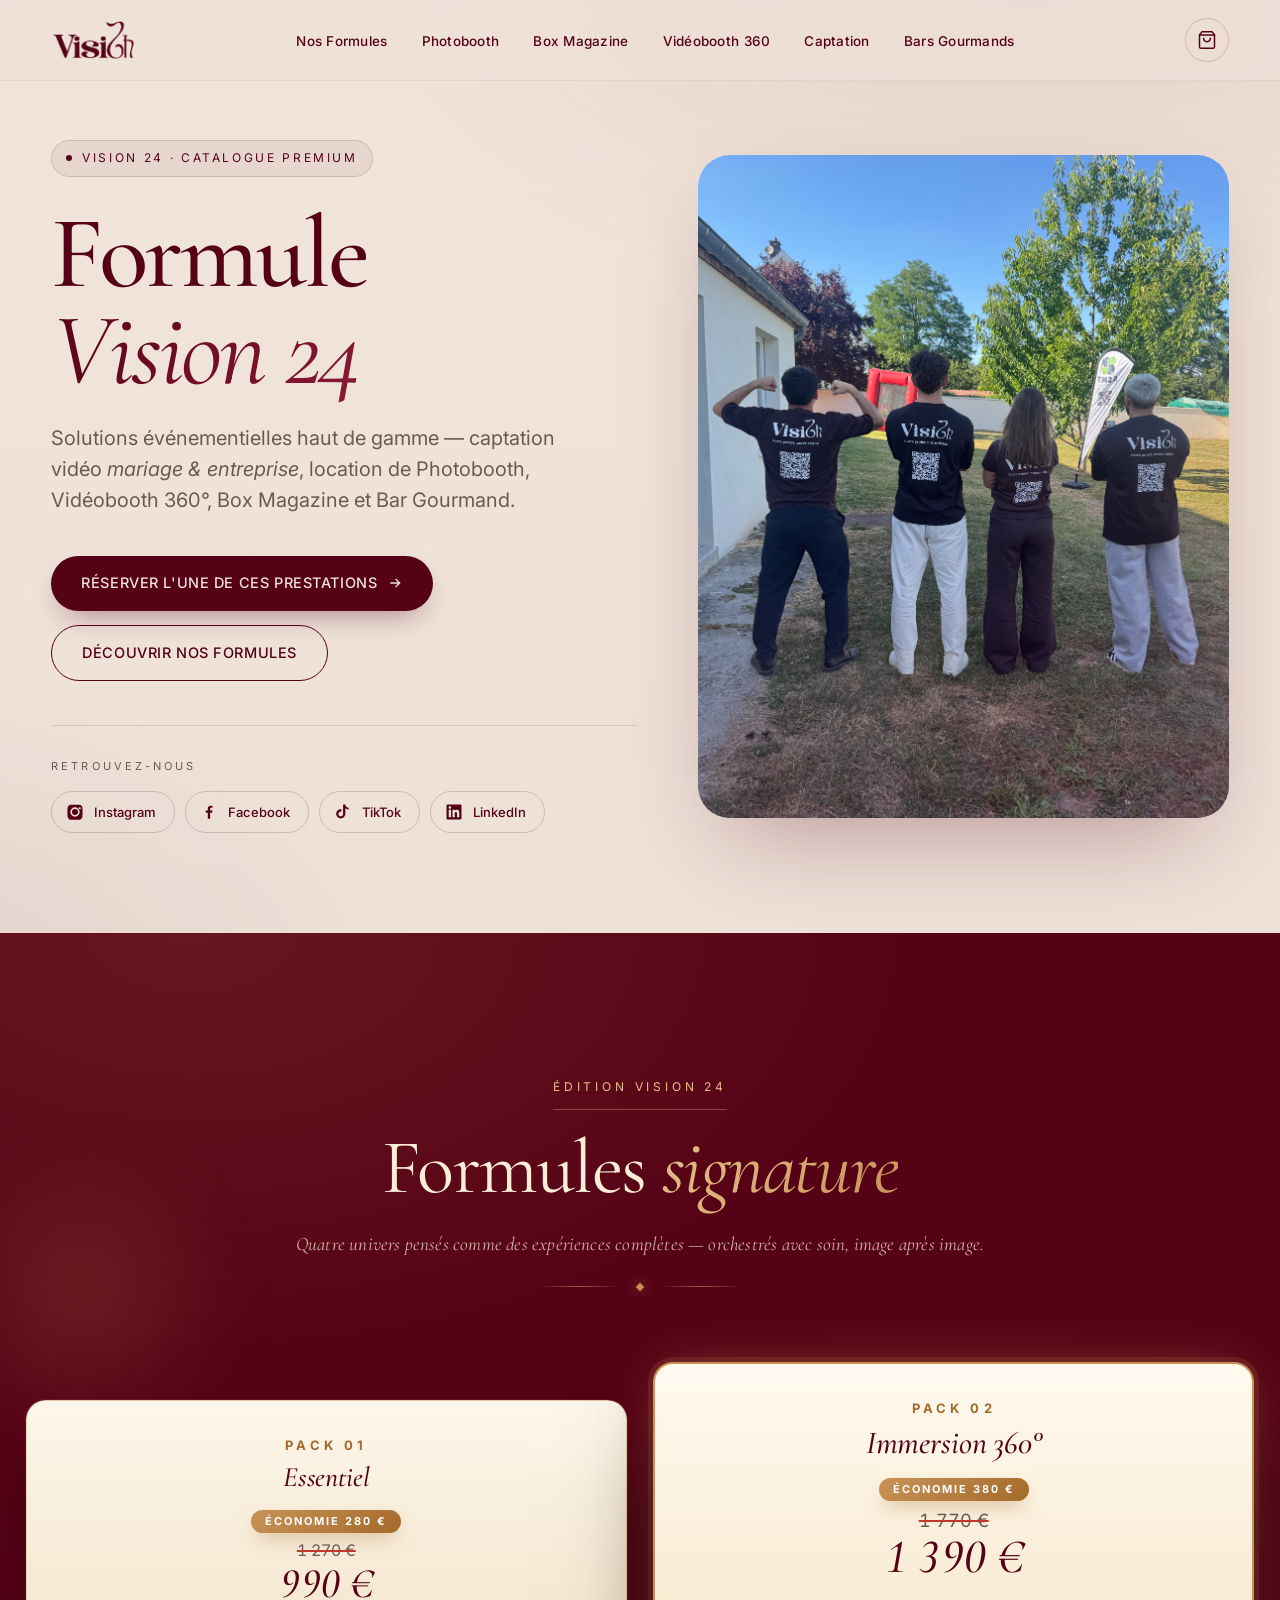
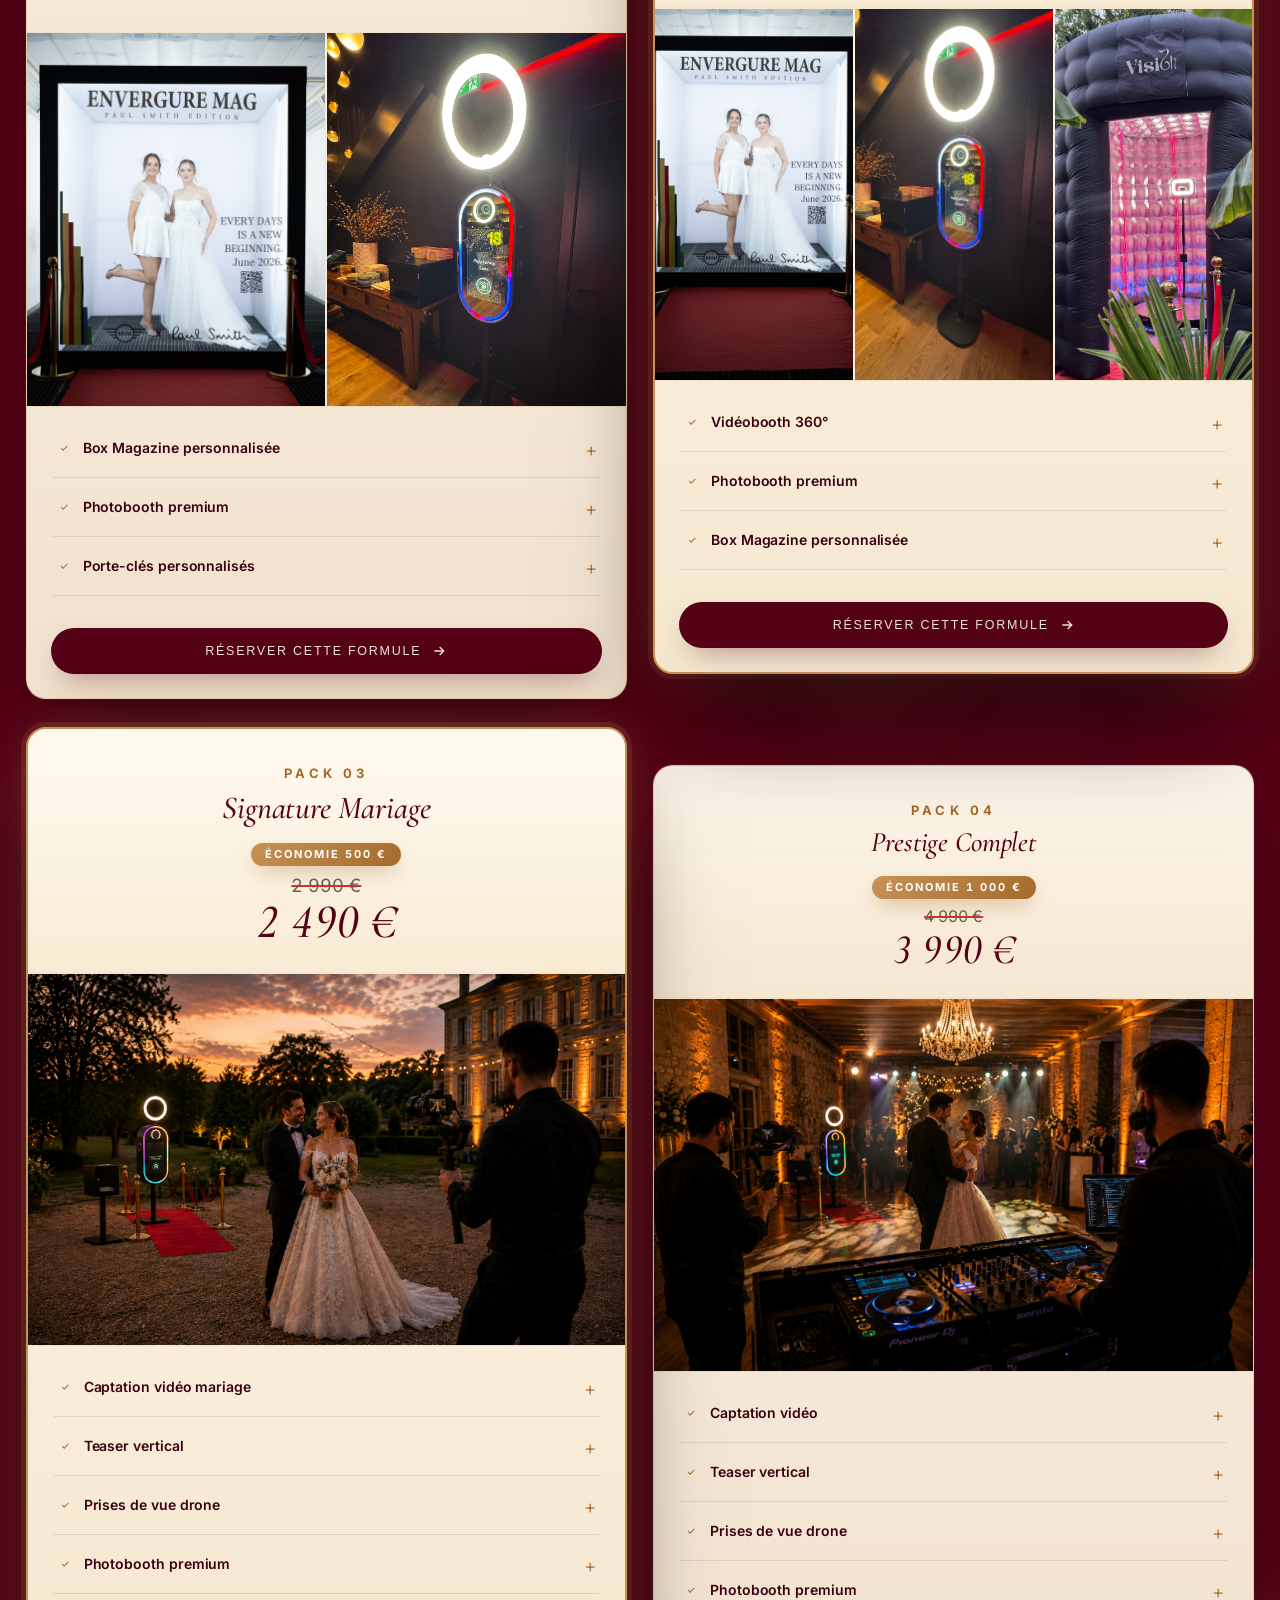
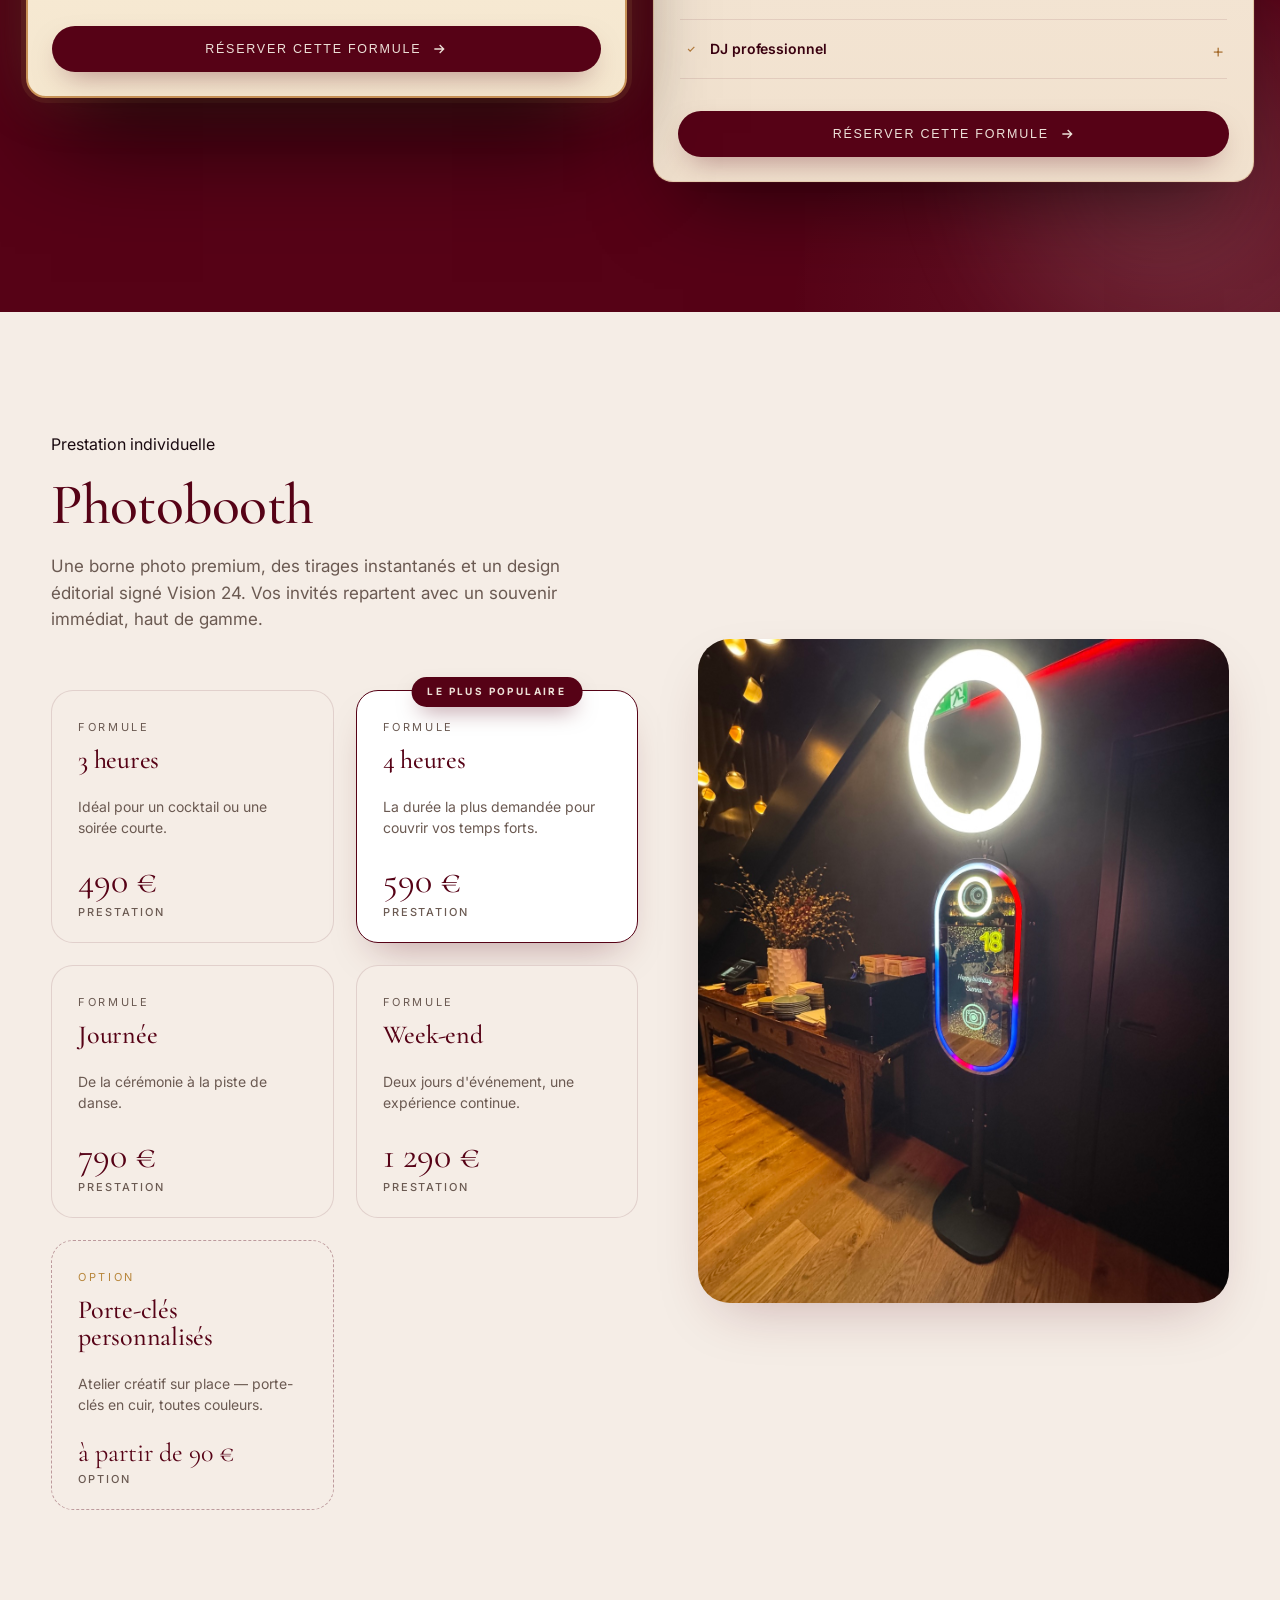
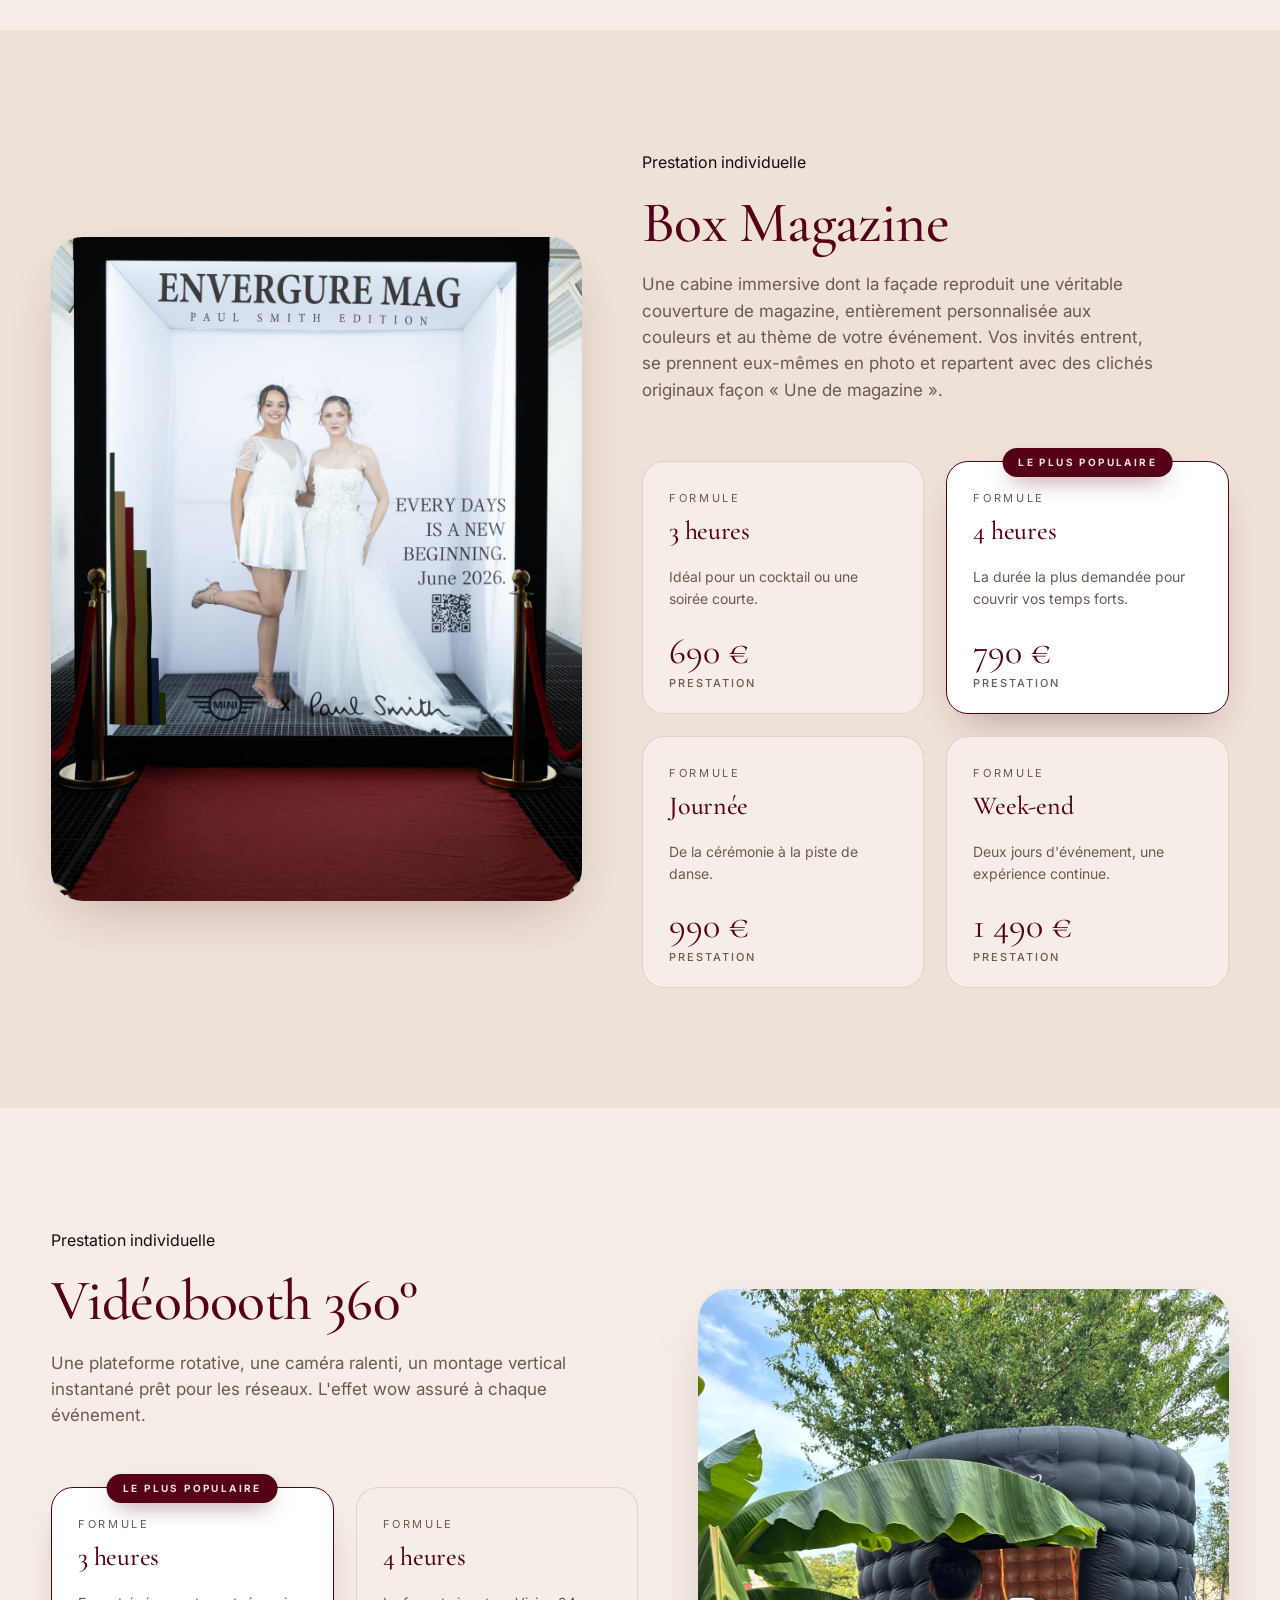
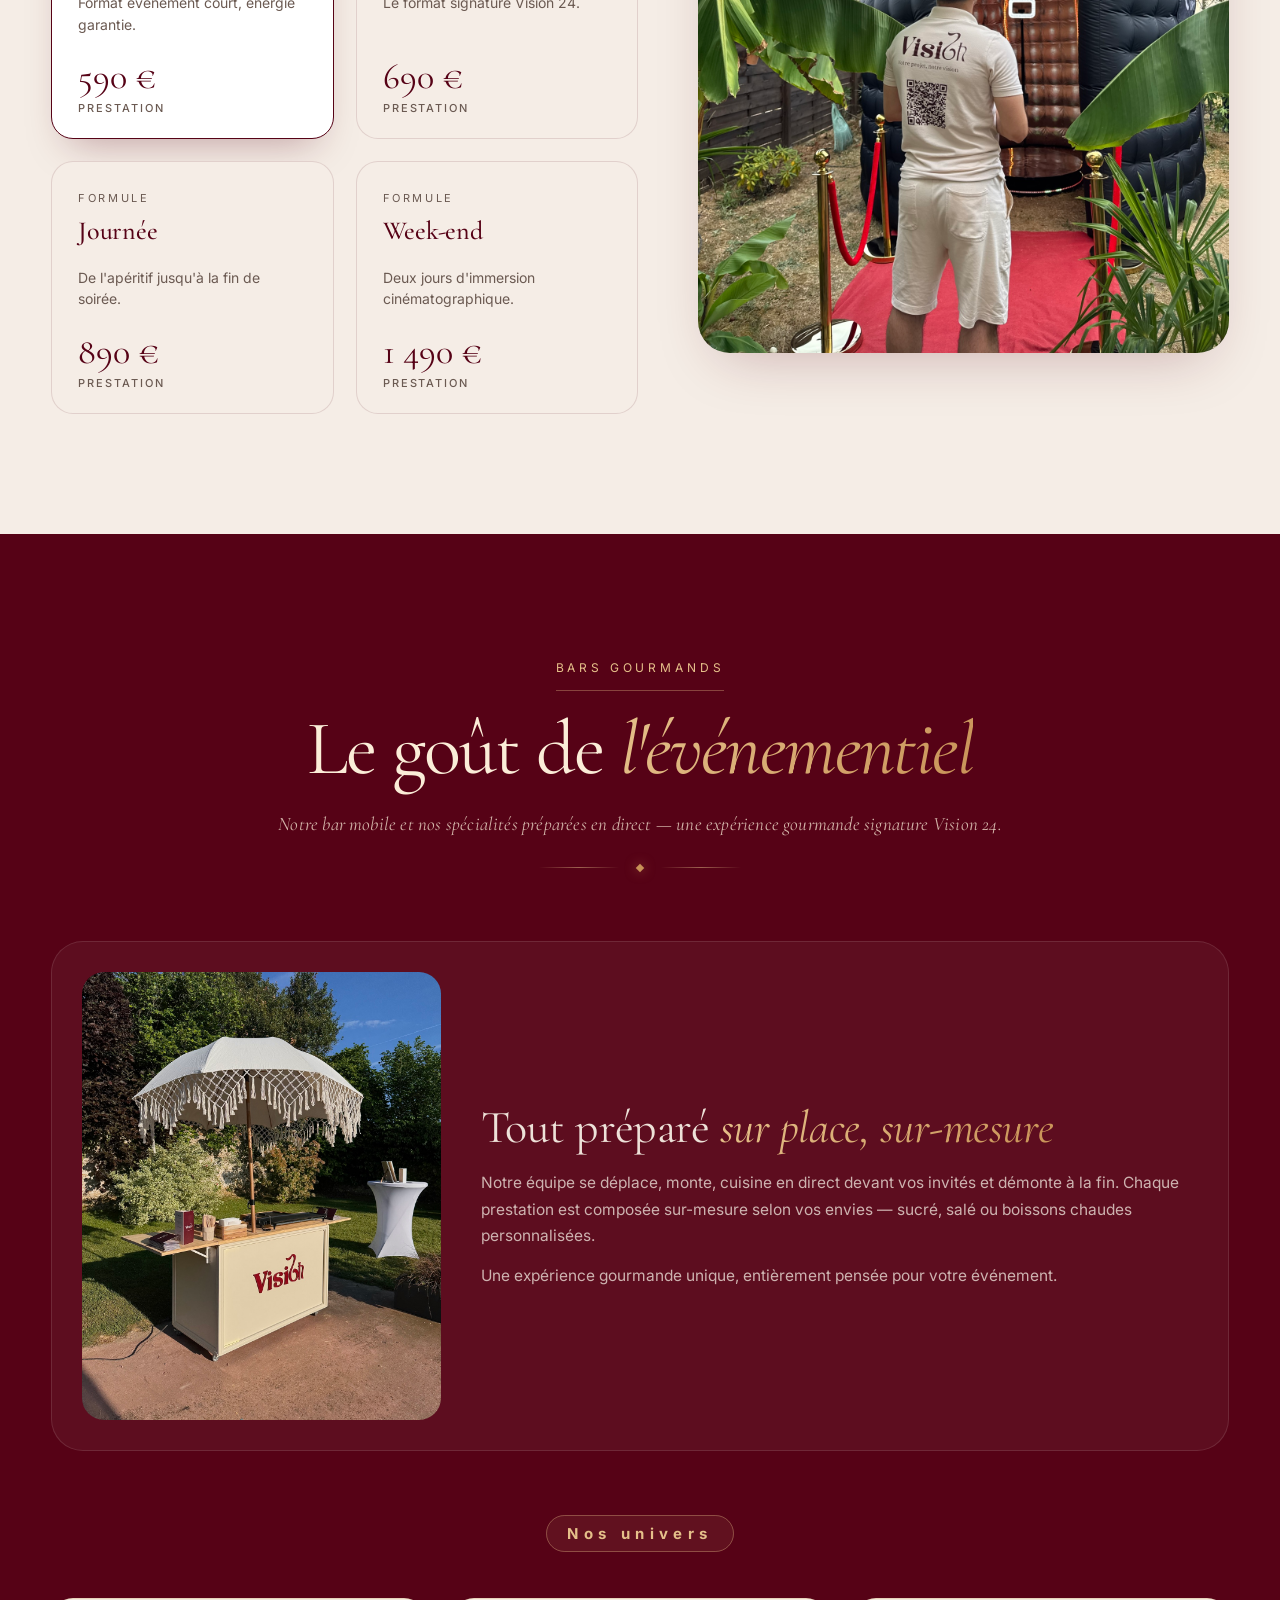
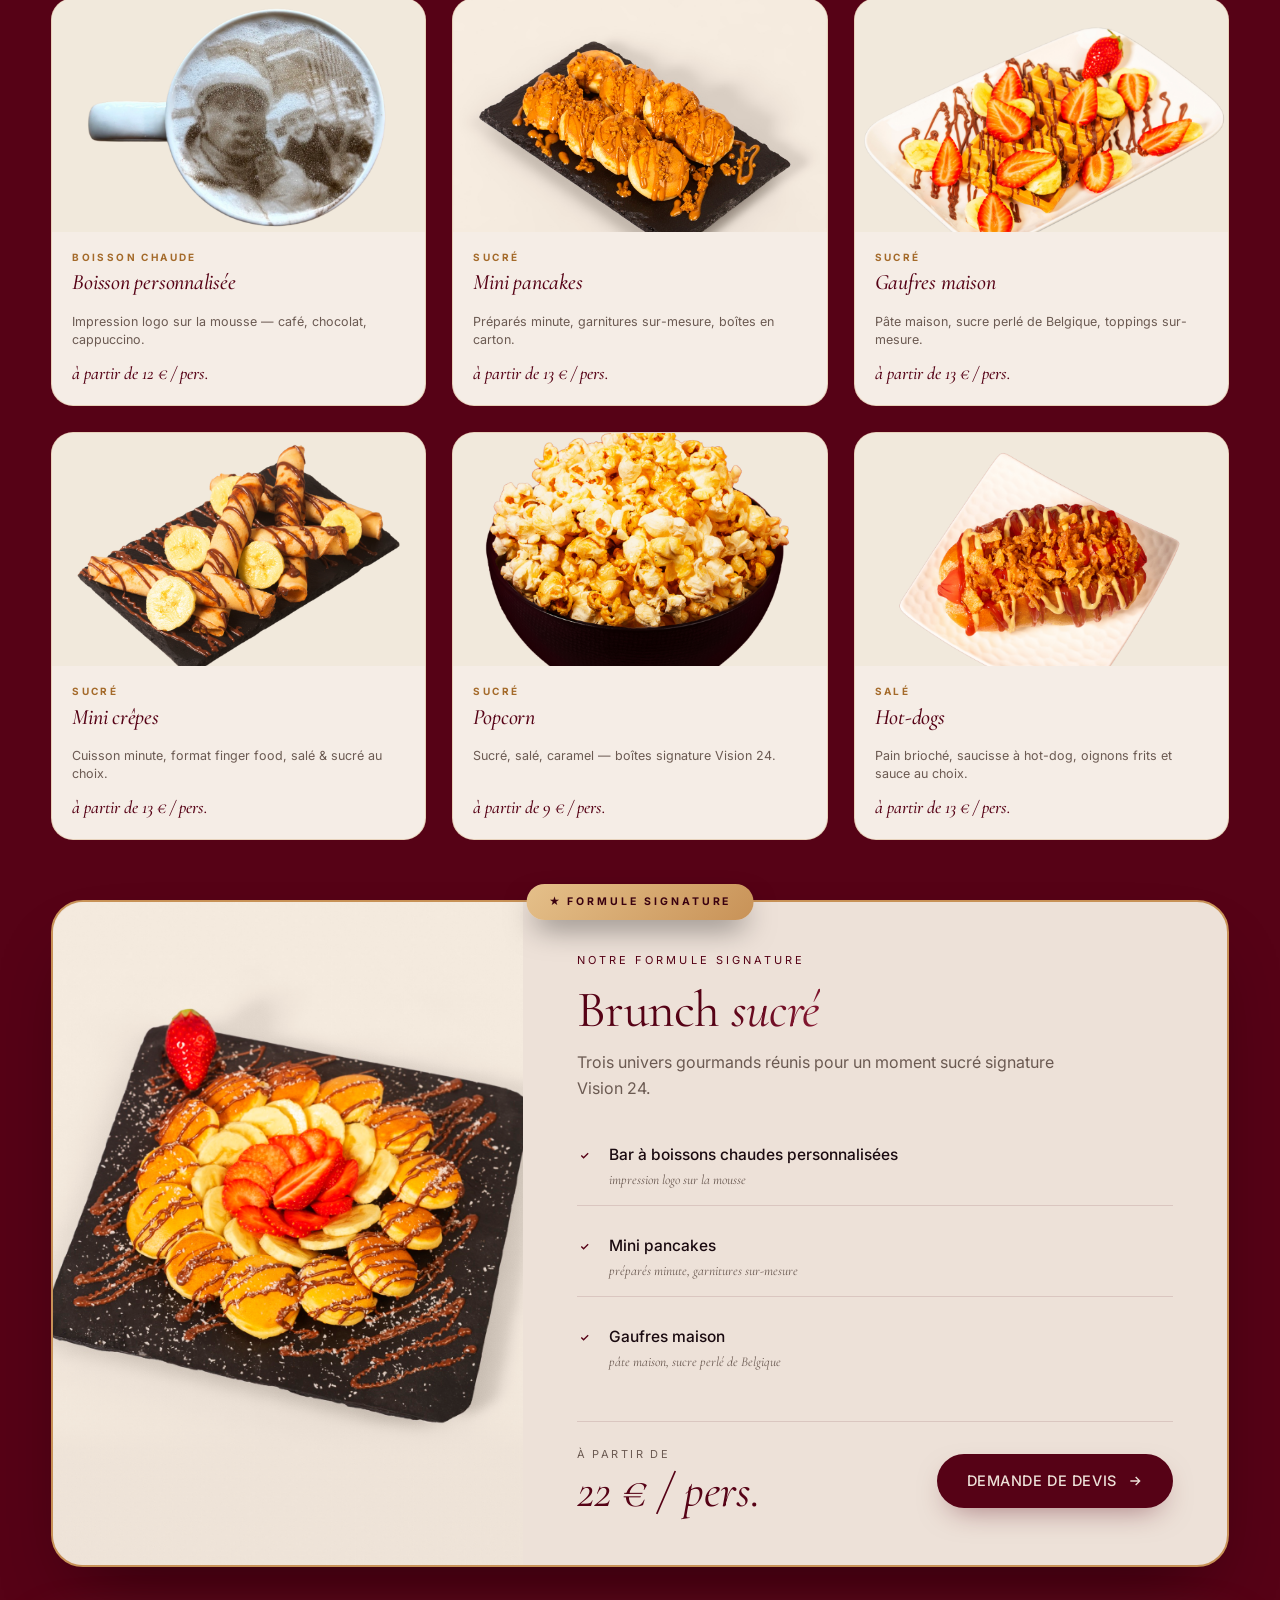
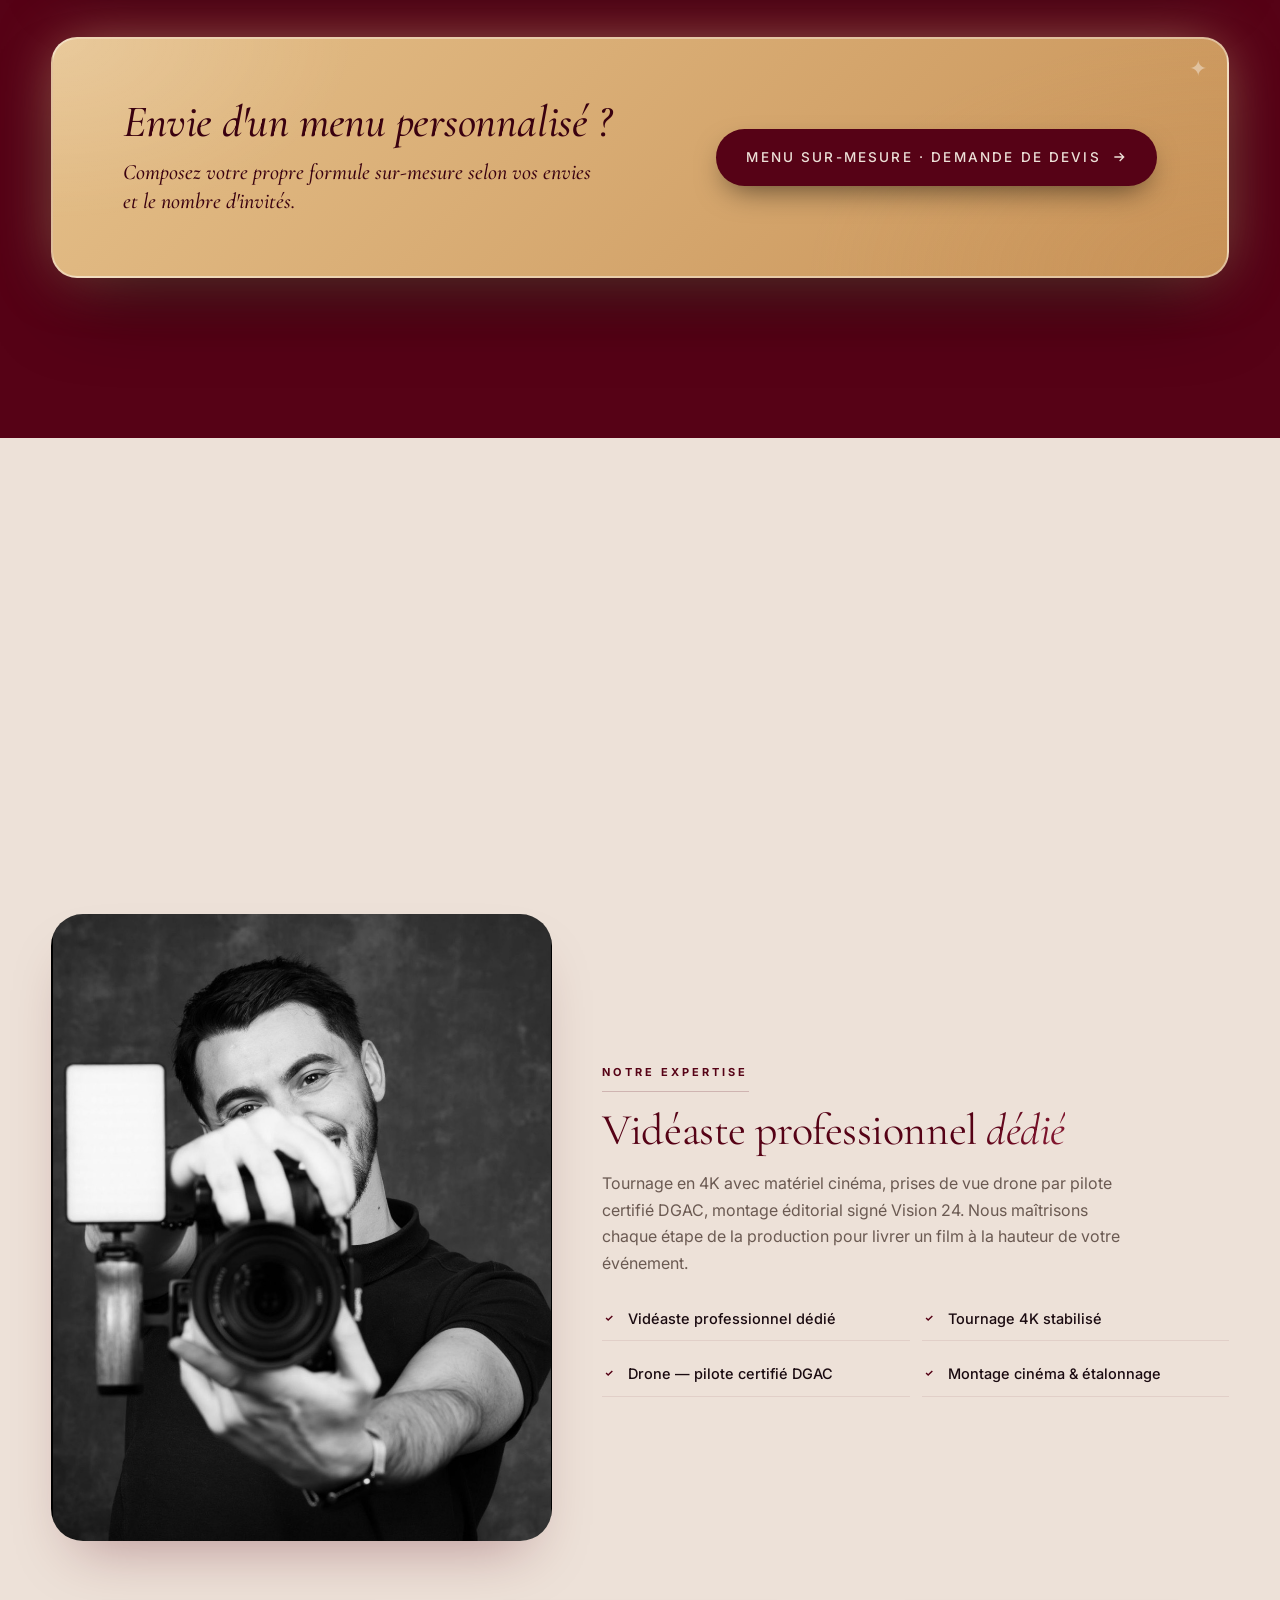
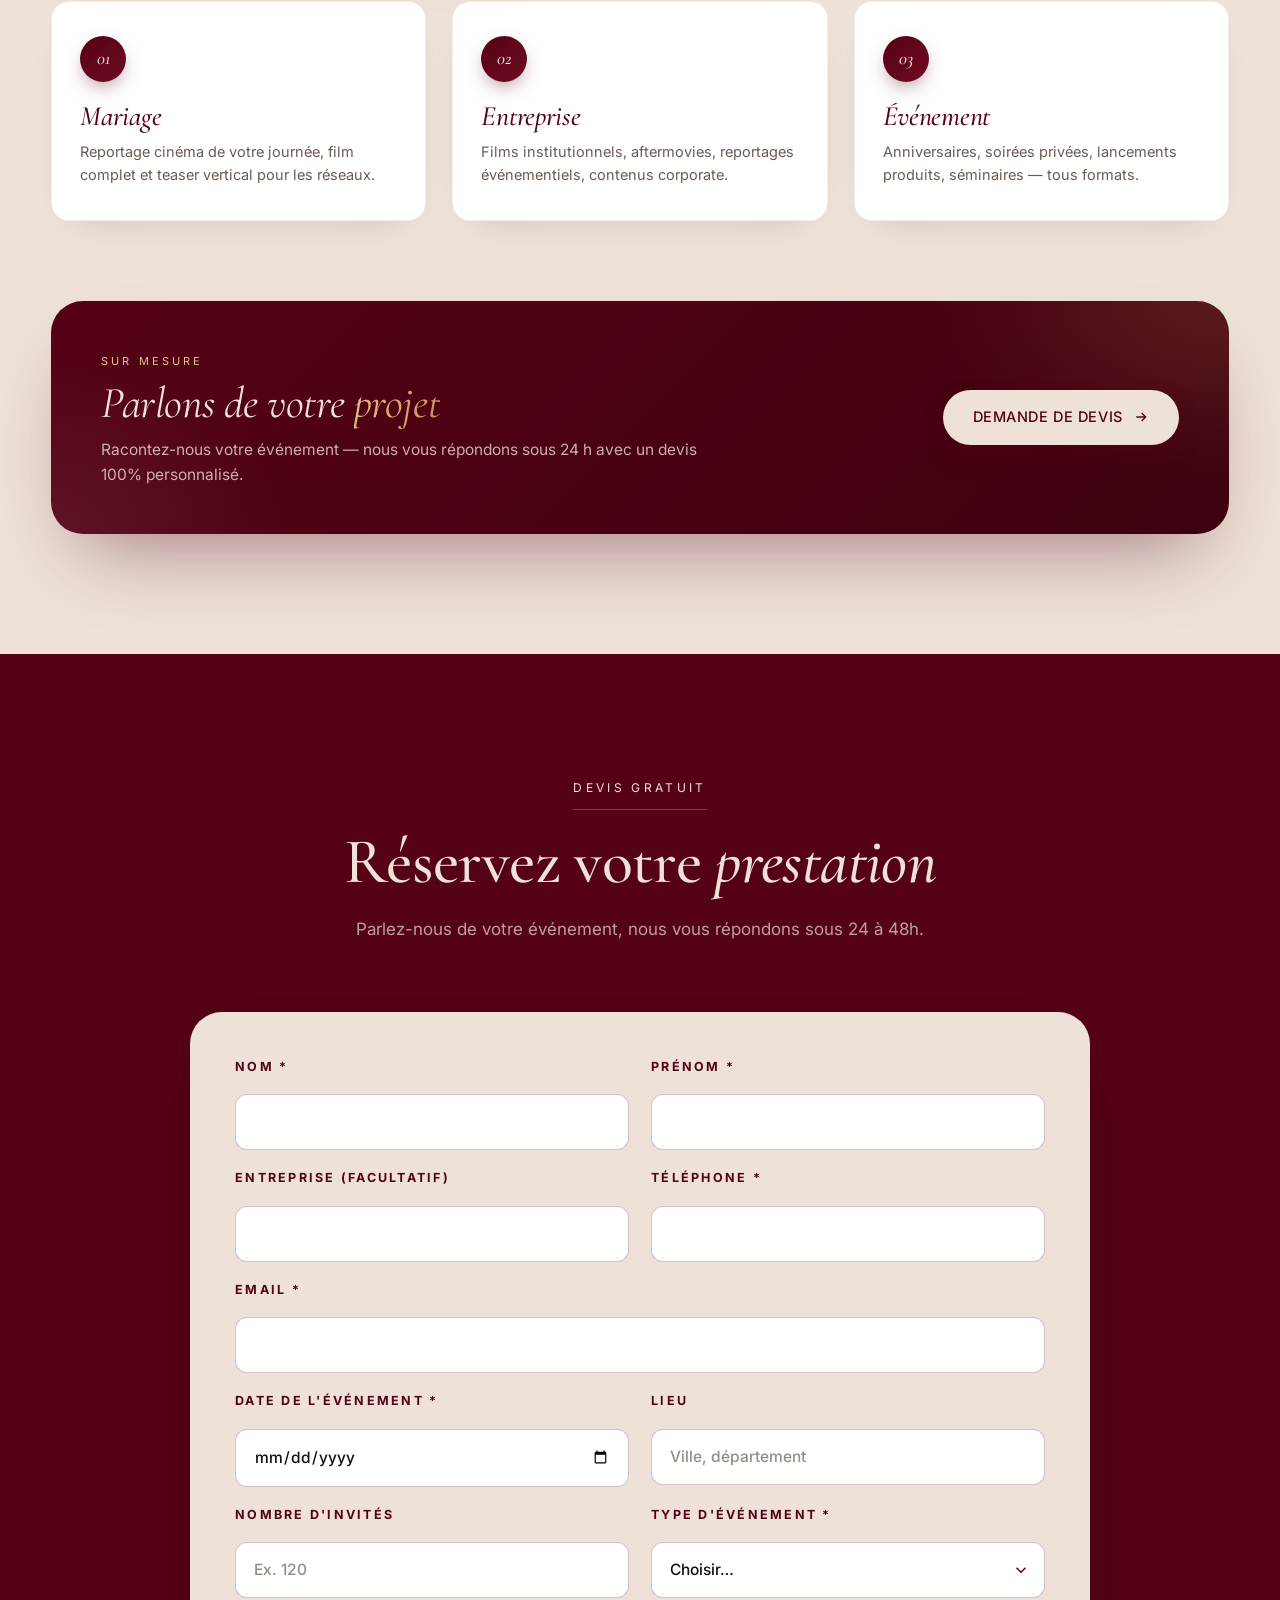
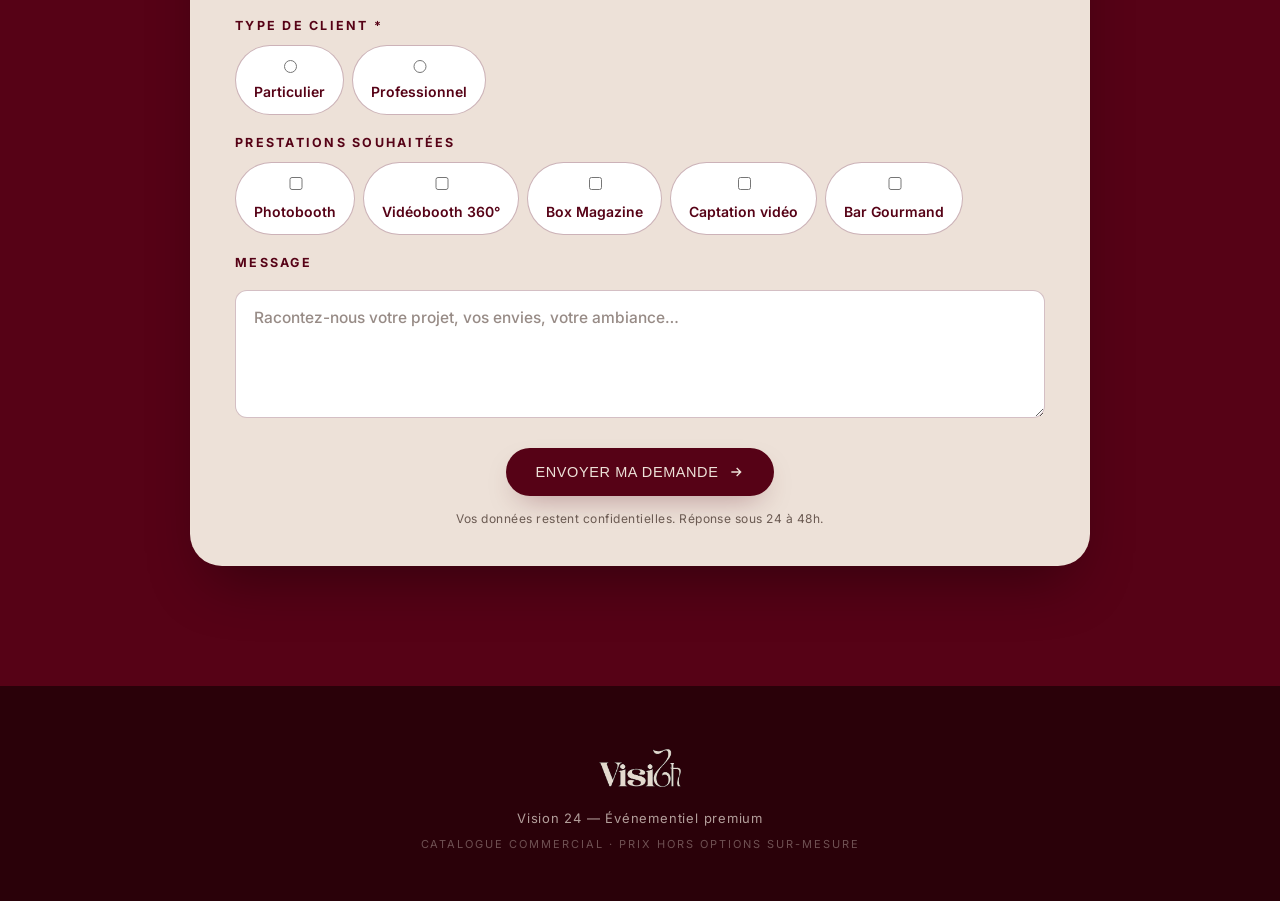
<file: presentation/index.html>
<!DOCTYPE html>
<html lang="fr">
<head>
<meta charset="UTF-8">
<meta name="viewport" content="width=device-width,initial-scale=1">
<meta name="robots" content="noindex,nofollow">
<title>Vision 24 — Présentation des prestations</title>
<link rel="icon" type="image/png" href="../assets/img/logo-bordeaux.png">
<link rel="preconnect" href="https://fonts.googleapis.com">
<link rel="preconnect" href="https://fonts.gstatic.com" crossorigin>
<link href="https://fonts.googleapis.com/css2?family=Cormorant+Garamond:ital,wght@0,400;0,500;0,600;1,400;1,500&family=Inter:wght@300;400;500;600&display=swap" rel="stylesheet">
<link rel="stylesheet" href="style.css">
</head>
<body>

<!-- ==================== PANIER (drawer) ==================== -->
<aside class="cart-drawer" id="cartDrawer" aria-hidden="true">
  <div class="cart-drawer-overlay" data-close-cart></div>
  <div class="cart-drawer-panel">
    <div class="cart-head">
      <h3>Votre <em>panier</em></h3>
      <button class="cart-close" data-close-cart aria-label="Fermer">
        <svg viewBox="0 0 24 24" fill="none" stroke="currentColor" stroke-width="1.8"><path d="M6 6l12 12M18 6L6 18"/></svg>
      </button>
    </div>
    <div class="cart-items" id="cartItems"></div>
    <div class="cart-empty" id="cartEmpty">
      <p>Votre panier est vide.</p>
      <span>Ajoutez une formule pour la réserver.</span>
    </div>
    <div class="cart-foot" id="cartFoot">
      <div class="cart-total">
        <div class="cart-total-row"><span>Total</span><strong id="cartTotal">0 €</strong></div>
        <div class="cart-total-row cart-acompte"><span>Acompte 30 %</span><strong id="cartAcompte">0 €</strong></div>
      </div>
      <button class="btn cart-checkout" id="cartCheckout">
        Envoyer ma demande
        <svg class="arrow" width="16" height="16" viewBox="0 0 24 24" fill="none" stroke="currentColor" stroke-width="2"><path d="M5 12h14M13 6l6 6-6 6"/></svg>
      </button>
    </div>
  </div>
</aside>

<!-- ==================== CHECKOUT (modal) ==================== -->
<div class="checkout-modal" id="checkoutModal" aria-hidden="true">
  <div class="checkout-overlay" data-close-checkout></div>
  <div class="checkout-panel">
    <button class="checkout-close" data-close-checkout aria-label="Fermer">
      <svg viewBox="0 0 24 24" fill="none" stroke="currentColor" stroke-width="1.8"><path d="M6 6l12 12M18 6L6 18"/></svg>
    </button>
    <div class="checkout-head">
      <span class="eyebrow" id="checkoutStep">Étape 1 / 3</span>
      <h2 id="checkoutTitle">Vos coordonnées</h2>
      <p id="checkoutIntro">Nous vous répondons sous 24h.</p>
    </div>
    <form id="checkoutForm" class="checkout-form"
          action="https://formsubmit.co/ap.vision24@outlook.fr" method="POST">
      <input type="hidden" name="_subject" id="hiddenSubject" value="Nouvelle réservation — Vision 24">
      <input type="hidden" name="_captcha" value="false">
      <input type="hidden" name="_template" value="table">
      <input type="hidden" name="_autoresponse" value="Bonjour, nous avons bien reçu votre demande de réservation Vision 24 et vous répondons sous 24 h avec la confirmation de votre date. À très vite ! — Anthony · Vision 24">
      <input type="hidden" name="recap_commande" id="recapCommande">
      <input type="hidden" name="total" id="hiddenTotal">
      <input type="hidden" name="acompte" id="hiddenAcompte">
      <input type="hidden" name="_next" value="https://formsubmit.co/thanks">
      <div class="checkout-body" id="checkoutBody"></div>
      <div class="checkout-actions">
        <button type="button" class="btn btn-outline" id="checkoutPrev">Précédent</button>
        <button type="button" class="btn" id="checkoutNext">Suivant
          <svg class="arrow" width="16" height="16" viewBox="0 0 24 24" fill="none" stroke="currentColor" stroke-width="2"><path d="M5 12h14M13 6l6 6-6 6"/></svg>
        </button>
      </div>
    </form>
    <div class="checkout-success" id="checkoutSuccess">
      <div class="check-icon"><svg viewBox="0 0 24 24" fill="none" stroke="currentColor" stroke-width="2.5"><path d="M5 12l5 5L20 7"/></svg></div>
      <h3>Demande envoyée</h3>
      <p>Nous vous répondons sous 24 h avec notre <strong>RIB</strong> et votre <strong>contrat</strong> pour confirmer votre réservation.</p>
    </div>
  </div>
</div>

<!-- ==================== INTRO ==================== -->
<div class="intro" id="intro" aria-hidden="true">
  <div class="intro__inner">
    <img class="intro__logo" src="../assets/img/logo-bordeaux.png" alt="Vision 24">
    <span class="intro__tagline">Votre projet, notre vision</span>
  </div>
</div>

<!-- ==================== NAV ==================== -->
<header class="nav" id="nav">
  <div class="container">
    <a href="#hero" class="nav-logo"><img src="../assets/img/logo-bordeaux.png" alt="Vision 24"></a>
    <nav>
      <ul class="nav-menu" id="menu">
        <li><a href="#formules-v3">Nos Formules</a></li>
        <li><a href="#photobooth">Photobooth</a></li>
        <li><a href="#box">Box Magazine</a></li>
        <li><a href="#videobooth">Vidéobooth 360</a></li>
        <li><a href="#video">Captation</a></li>
        <li><a href="#bars">Bars Gourmands</a></li>
      </ul>
    </nav>
    <button class="nav-cart" id="navCart" aria-label="Panier">
      <svg viewBox="0 0 24 24" fill="none" stroke="currentColor" stroke-width="1.8" stroke-linecap="round" stroke-linejoin="round">
        <path d="M6 2L3 6v14a2 2 0 002 2h14a2 2 0 002-2V6l-3-4z"/>
        <line x1="3" y1="6" x2="21" y2="6"/>
        <path d="M16 10a4 4 0 01-8 0"/>
      </svg>
      <span class="nav-cart-count" id="navCartCount">0</span>
    </button>
    <button class="nav-burger" id="burger" aria-label="Menu">
      <svg viewBox="0 0 24 24" fill="none" stroke="currentColor" stroke-width="1.8"><path d="M4 7h16M4 12h16M4 17h16"/></svg>
    </button>
  </div>
</header>

<!-- ==================== HERO ==================== -->
<section class="hero" id="hero">
  <div class="container hero-inner">
    <div class="hero-content reveal">
      <span class="hero-eyebrow"><span class="dot"></span> Vision 24 · Catalogue Premium</span>
      <h1>Formule<br><em>Vision 24</em></h1>
      <p>Solutions événementielles haut de gamme — captation vidéo <em>mariage &amp; entreprise</em>, location de Photobooth, Vidéobooth 360°, Box Magazine et Bar Gourmand.</p>
      <div class="hero-ctas">
        <a href="#devis" class="btn">Réserver l'une de ces prestations
          <svg class="arrow" width="16" height="16" viewBox="0 0 24 24" fill="none" stroke="currentColor" stroke-width="2"><path d="M5 12h14M13 6l6 6-6 6"/></svg>
        </a>
        <a href="#formules-v3" class="btn btn-outline">Découvrir nos formules</a>
      </div>
      <div class="hero-socials">
        <span class="hero-socials-label">Retrouvez-nous</span>
        <div class="hero-socials-row">
          <a href="https://www.instagram.com/__vision24__/" target="_blank" rel="noopener" aria-label="Instagram">
            <svg viewBox="0 0 24 24" fill="currentColor"><path d="M12 2.2c3.2 0 3.6 0 4.8.1 1.2.1 1.9.2 2.3.4.6.2 1 .5 1.5 1s.8.9 1 1.5c.2.4.3 1.1.4 2.3.1 1.2.1 1.6.1 4.8s0 3.6-.1 4.8c-.1 1.2-.2 1.9-.4 2.3-.2.6-.5 1-1 1.5s-.9.8-1.5 1c-.4.2-1.1.3-2.3.4-1.2.1-1.6.1-4.8.1s-3.6 0-4.8-.1c-1.2-.1-1.9-.2-2.3-.4-.6-.2-1-.5-1.5-1s-.8-.9-1-1.5c-.2-.4-.3-1.1-.4-2.3-.1-1.2-.1-1.6-.1-4.8s0-3.6.1-4.8c.1-1.2.2-1.9.4-2.3.2-.6.5-1 1-1.5s.9-.8 1.5-1c.4-.2 1.1-.3 2.3-.4 1.2-.1 1.6-.1 4.8-.1zM12 5.8a6.2 6.2 0 100 12.4 6.2 6.2 0 000-12.4zm0 10.2a4 4 0 110-8 4 4 0 010 8zm6.4-10.5a1.4 1.4 0 100 2.8 1.4 1.4 0 000-2.8z"/></svg>
            <span>Instagram</span>
          </a>
          <a href="https://www.facebook.com/profile.php?id=61586950779816&locale=fr_FR" target="_blank" rel="noopener" aria-label="Facebook">
            <svg viewBox="0 0 24 24" fill="currentColor"><path d="M13.5 21v-8h2.7l.4-3.1h-3.1V7.9c0-.9.2-1.5 1.5-1.5h1.6V3.6c-.3 0-1.2-.1-2.3-.1-2.3 0-3.9 1.4-3.9 4v2.4H7.7V13h2.7v8h3.1z"/></svg>
            <span>Facebook</span>
          </a>
          <a href="https://www.tiktok.com/@__vision24__?_r=1&_t=ZN-989IR5186XG" target="_blank" rel="noopener" aria-label="TikTok">
            <svg viewBox="0 0 24 24" fill="currentColor"><path d="M19 8.5c-1.5 0-2.9-.6-3.9-1.5v7.4c0 3.4-2.7 6.1-6.1 6.1S2.9 17.8 2.9 14.4s2.7-6.1 6.1-6.1c.3 0 .6 0 .9.1v3.1c-.3-.1-.6-.1-.9-.1-1.7 0-3.1 1.4-3.1 3.1s1.4 3.1 3.1 3.1 3.1-1.4 3.1-3.1V2h3c.1 2.4 2 4.4 4.4 4.4v2.1H19z"/></svg>
            <span>TikTok</span>
          </a>
          <a href="https://www.linkedin.com/company/vision24-studio/?viewAsMember=true" target="_blank" rel="noopener" aria-label="LinkedIn">
            <svg viewBox="0 0 24 24" fill="currentColor"><path d="M20.5 2h-17A1.5 1.5 0 002 3.5v17A1.5 1.5 0 003.5 22h17a1.5 1.5 0 001.5-1.5v-17A1.5 1.5 0 0020.5 2zM8 19H5V9h3v10zM6.5 7.7a1.7 1.7 0 110-3.5 1.7 1.7 0 010 3.5zM19 19h-3v-5c0-1.2-.5-2-1.5-2-1 0-1.5.7-1.5 2v5h-3V9h3v1.5c.5-.8 1.4-1.5 3-1.5 2.2 0 3 1.5 3 4v6z"/></svg>
            <span>LinkedIn</span>
          </a>
        </div>
      </div>
    </div>
    <div class="hero-visual reveal reveal-delay-2">
      <img src="../assets/img/prestations/hero-logo.jpg" alt="Vision 24">
    </div>
  </div>
</section>

<!-- ==================== FORMULES V3 (dark warm — DA Vision 24) ==================== -->
<section class="section-dark packs-warm" id="formules-v3">
  <div class="ornaments" aria-hidden="true"><span></span><span></span><span></span></div>
  <div class="container">
    <div class="section-head reveal">
      <span class="eyebrow">Édition Vision 24</span>
      <h2>Formules <em>signature</em></h2>
      <p>Quatre univers pensés comme des expériences complètes — orchestrés avec soin, image après image.</p>
      <div class="section-divider"><span></span></div>
    </div>

    <div class="video-grid packs-grid-signature">

      <article class="video-card reveal">
        <div class="video-tag">Le plus populaire</div>
        <div class="video-head">
          <h4>Essentiel</h4>
          <p class="video-sub">Pack 01</p>
          <div class="video-price">
            <span class="cur">€</span><span class="val" data-price="packs.pack1">—</span>
          </div>
        </div>
        <div class="video-media video-media-split">
          <img src="../assets/img/prestations/box-magazine/paulsmith-149.jpg" alt="Box Magazine">
          <img src="../assets/img/prestations/photobooth/IMG_2461.jpg" alt="Photobooth">
        </div>
        <div class="video-accordion">
          <details>
            <summary>Box Magazine personnalisée<span class="chev">+</span></summary>
            <ul class="detail-list">
              <li><b>3 h d'animation</b></li>
              <li>Cabine immersive aux couleurs de votre événement</li>
              <li>Vos invités en couverture de magazine</li>
            </ul>
          </details>
          <details>
            <summary>Photobooth premium<span class="chev">+</span></summary>
            <ul class="detail-list">
              <li><b>3 h d'animation</b></li>
              <li>Borne photo premium</li>
              <li>Tirages illimités</li>
              <li>Création des visuels sur les impressions</li>
              <li>Façade sur-mesure par notre wedding designer</li>
            </ul>
          </details>
          <details>
            <summary>Porte-clés personnalisés<span class="chev">+</span></summary>
            <ul class="detail-list">
              <li>Atelier créatif installé sur place</li>
              <li>Vos invités fabriquent leur propre porte-clés</li>
              <li>Large choix de <b>couleurs en cuir</b> premium</li>
              <li>Souvenir 100% personnalisé à emporter</li>
              <li><b>Inclus pour 30 personnes</b> — au-delà : supplément</li>
            </ul>
          </details>
        </div>
      </article>

      <article class="video-card popular-alt reveal reveal-delay-1">
        <div class="video-tag video-tag-alt">Le plus populaire</div>
        <div class="video-head">
          <h4>Immersion 360°</h4>
          <p class="video-sub">Pack 02</p>
          <div class="video-price">
            <span class="cur">€</span><span class="val" data-price="packs.pack4">—</span>
          </div>
        </div>
        <div class="video-media video-media-split video-media-split-3">
          <img src="../assets/img/prestations/box-magazine/paulsmith-149.jpg" alt="Box Magazine">
          <img src="../assets/img/prestations/photobooth/IMG_2461.jpg" alt="Photobooth">
          <img src="../assets/img/prestations/videobooth-360/IMG_7561.jpg" alt="Vidéobooth 360°">
        </div>
        <div class="video-accordion">
          <details>
            <summary>Vidéobooth 360°<span class="chev">+</span></summary>
            <ul class="detail-list">
              <li><b>3 h d'animation</b></li>
              <li>Plateforme rotative cinéma</li>
              <li>Vidéo ralenti verticale</li>
              <li>Montage instantané pour les réseaux</li>
            </ul>
          </details>
          <details>
            <summary>Photobooth premium<span class="chev">+</span></summary>
            <ul class="detail-list">
              <li><b>3 h d'animation</b></li>
              <li>Borne photo premium</li>
              <li>Tirages illimités</li>
              <li>Création des visuels sur les impressions</li>
              <li>Façade sur-mesure par notre wedding designer</li>
            </ul>
          </details>
          <details>
            <summary>Box Magazine personnalisée<span class="chev">+</span></summary>
            <ul class="detail-list">
              <li><b>3 h d'animation</b></li>
              <li>Cabine immersive à votre thème</li>
              <li>Vos invités en couverture magazine</li>
            </ul>
          </details>
        </div>
      </article>

      <article class="video-card featured reveal reveal-delay-2">
        <div class="video-tag">Le plus populaire</div>
        <div class="video-head">
          <h4>Signature Mariage</h4>
          <p class="video-sub">Pack 03</p>
          <div class="video-price">
            <span class="cur">€</span><span class="val" data-price="packs.pack2">—</span>
          </div>
        </div>
        <div class="video-media"><img src="../assets/img/prestations/pack-signature-mariage.png" alt="Pack Signature Mariage — Captation + Photobooth + Souvenirs"></div>
        <div class="video-accordion">
          <details>
            <summary>Captation vidéo mariage<span class="chev">+</span></summary>
            <ul class="detail-list">
              <li>Vidéaste professionnel dédié</li>
              <li>Tournage en <b>4K</b></li>
              <li>Prises de son professionnelles</li>
              <li>Montage cinéma livré prêt à diffuser</li>
            </ul>
          </details>
          <details>
            <summary>Teaser vertical<span class="chev">+</span></summary>
            <ul class="detail-list">
              <li>Format vertical réseaux sociaux</li>
              <li>Court format bande-annonce</li>
              <li>Prêt à partager Instagram &amp; TikTok</li>
            </ul>
          </details>
          <details>
            <summary>Prises de vue drone<span class="chev">+</span></summary>
            <ul class="detail-list">
              <li>Vues aériennes cinéma</li>
              <li>Pilote certifié DGAC</li>
              <li>Cadrages signature Vision 24</li>
            </ul>
          </details>
          <details>
            <summary>Photobooth premium<span class="chev">+</span></summary>
            <ul class="detail-list">
              <li><b>3 h d'animation</b></li>
              <li>Borne photo premium installée dès le cocktail</li>
              <li>Tirages illimités</li>
              <li>Création des visuels sur les impressions</li>
              <li>Façade sur-mesure par notre wedding designer</li>
            </ul>
          </details>
        </div>
      </article>

      <article class="video-card reveal reveal-delay-3">
        <div class="video-tag">Le plus populaire</div>
        <div class="video-head">
          <h4>Prestige Complet</h4>
          <p class="video-sub">Pack 04</p>
          <div class="video-price">
            <span class="cur">€</span><span class="val" data-price="packs.pack3">—</span>
          </div>
        </div>
        <div class="video-media"><img src="../assets/img/prestations/pack-prestige.png" alt="Pack Prestige — DJ + Vidéaste + Soirée événementielle"></div>
        <div class="video-accordion">
          <details>
            <summary>Captation vidéo<span class="chev">+</span></summary>
            <ul class="detail-list">
              <li>Vidéaste professionnel dédié</li>
              <li>Tournage en <b>4K</b></li>
              <li>Prises de son professionnelles</li>
              <li>Montage éditorial livré prêt à diffuser</li>
            </ul>
          </details>
          <details>
            <summary>Teaser vertical<span class="chev">+</span></summary>
            <ul class="detail-list">
              <li>Format vertical réseaux sociaux</li>
              <li>Court format bande-annonce</li>
              <li>Prêt à partager Instagram &amp; TikTok</li>
            </ul>
          </details>
          <details>
            <summary>Prises de vue drone<span class="chev">+</span></summary>
            <ul class="detail-list">
              <li>Vues aériennes signature</li>
              <li>Pilote certifié DGAC</li>
              <li>Cadrages cinématographiques</li>
            </ul>
          </details>
          <details>
            <summary>Photobooth premium<span class="chev">+</span></summary>
            <ul class="detail-list">
              <li><b>3 h d'animation</b></li>
              <li>Borne photo premium</li>
              <li>Tirages illimités</li>
              <li>Création des visuels sur les impressions</li>
              <li>Façade sur-mesure par notre wedding designer</li>
            </ul>
          </details>
          <details>
            <summary>DJ professionnel<span class="chev">+</span></summary>
            <ul class="detail-list">
              <li>DJ expérimenté événementiel</li>
              <li>Matériel son &amp; lumière pro</li>
              <li>Playlist co-construite avec vous</li>
            </ul>
          </details>
        </div>
      </article>

    </div>
  </div>
</section>

<!-- ==================== PHOTOBOOTH ==================== -->
<section class="section-alt" id="photobooth">
  <div class="container">
    <div class="split reverse reveal">
      <div class="split-media"><img src="../assets/img/prestations/photobooth/IMG_2461.jpg" alt="Photobooth Vision 24"></div>
      <div>
        <span class="section-head eyebrow" style="display:inline-block;margin:0 0 18px">Prestation individuelle</span>
        <h2 style="font-size:clamp(38px,4.5vw,60px);margin-bottom:18px">Photobooth</h2>
        <p style="color:var(--muted);font-size:17px;max-width:520px;margin:0 0 40px">
          Une borne photo premium, des tirages instantanés et un design éditorial signé Vision 24. Vos invités repartent avec un souvenir immédiat, haut de gamme.
        </p>

        <div class="presta-grid">
          <div class="presta-card">
            <span class="cat">Formule</span>
            <h4>3 heures</h4>
            <p class="desc">Idéal pour un cocktail ou une soirée courte.</p>
            <div class="price" data-price="photobooth.h3">—<small>Prestation</small></div>
          </div>
          <div class="presta-card popular">
            <span class="cat">Formule</span>
            <h4>4 heures</h4>
            <p class="desc">La durée la plus demandée pour couvrir vos temps forts.</p>
            <div class="price" data-price="photobooth.h4">—<small>Prestation</small></div>
          </div>
          <div class="presta-card">
            <span class="cat">Formule</span>
            <h4>Journée</h4>
            <p class="desc">De la cérémonie à la piste de danse.</p>
            <div class="price" data-price="photobooth.journee">—<small>Prestation</small></div>
          </div>
          <div class="presta-card">
            <span class="cat">Formule</span>
            <h4>Week-end</h4>
            <p class="desc">Deux jours d'événement, une expérience continue.</p>
            <div class="price" data-price="photobooth.weekend">—<small>Prestation</small></div>
          </div>
          <div class="presta-card option">
            <span class="cat">Option</span>
            <h4>Porte-clés personnalisés</h4>
            <p class="desc">Atelier créatif sur place — porte-clés en cuir, toutes couleurs.</p>
            <div class="price" data-price="photobooth.porteCles">—<small>Option</small></div>
          </div>
        </div>
      </div>
    </div>
  </div>
</section>

<!-- ==================== BOX MAGAZINE ==================== -->
<section id="box">
  <div class="container">
    <div class="split reveal">
      <div class="split-media"><img src="../assets/img/prestations/box-magazine/paulsmith-149.jpg" alt="Box Magazine Vision 24"></div>
      <div>
        <span class="section-head eyebrow" style="display:inline-block;margin:0 0 18px">Prestation individuelle</span>
        <h2 style="font-size:clamp(38px,4.5vw,60px);margin-bottom:18px">Box Magazine</h2>
        <p style="color:var(--muted);font-size:17px;max-width:520px;margin:0 0 40px">
          Une cabine immersive dont la façade reproduit une véritable couverture de magazine, entièrement personnalisée aux couleurs et au thème de votre événement. Vos invités entrent, se prennent eux-mêmes en photo et repartent avec des clichés originaux façon « Une de magazine ».
        </p>

        <div class="presta-grid">
          <div class="presta-card">
            <span class="cat">Formule</span><h4>3 heures</h4>
            <p class="desc">Idéal pour un cocktail ou une soirée courte.</p>
            <div class="price" data-price="boxMagazine.h3">—<small>Prestation</small></div>
          </div>
          <div class="presta-card popular">
            <span class="cat">Formule</span><h4>4 heures</h4>
            <p class="desc">La durée la plus demandée pour couvrir vos temps forts.</p>
            <div class="price" data-price="boxMagazine.h4">—<small>Prestation</small></div>
          </div>
          <div class="presta-card">
            <span class="cat">Formule</span><h4>Journée</h4>
            <p class="desc">De la cérémonie à la piste de danse.</p>
            <div class="price" data-price="boxMagazine.journee">—<small>Prestation</small></div>
          </div>
          <div class="presta-card">
            <span class="cat">Formule</span><h4>Week-end</h4>
            <p class="desc">Deux jours d'événement, une expérience continue.</p>
            <div class="price" data-price="boxMagazine.weekend">—<small>Prestation</small></div>
          </div>
        </div>
      </div>
    </div>
  </div>
</section>

<!-- ==================== VIDÉOBOOTH 360 ==================== -->
<section class="section-alt" id="videobooth">
  <div class="container">
    <div class="split reverse reveal">
      <div class="split-media"><img src="../assets/img/prestations/videobooth-360/IMG_7499.jpg" alt="Vidéobooth 360"></div>
      <div>
        <span class="section-head eyebrow" style="display:inline-block;margin:0 0 18px">Prestation individuelle</span>
        <h2 style="font-size:clamp(38px,4.5vw,60px);margin-bottom:18px">Vidéobooth 360°</h2>
        <p style="color:var(--muted);font-size:17px;max-width:520px;margin:0 0 40px">
          Une plateforme rotative, une caméra ralenti, un montage vertical instantané prêt pour les réseaux. L'effet wow assuré à chaque événement.
        </p>

        <div class="presta-grid">
          <div class="presta-card popular">
            <span class="cat">Formule</span><h4>3 heures</h4>
            <p class="desc">Format événement court, énergie garantie.</p>
            <div class="price" data-price="videobooth.h3">—<small>Prestation</small></div>
          </div>
          <div class="presta-card">
            <span class="cat">Formule</span><h4>4 heures</h4>
            <p class="desc">Le format signature Vision 24.</p>
            <div class="price" data-price="videobooth.h4">—<small>Prestation</small></div>
          </div>
          <div class="presta-card">
            <span class="cat">Formule</span><h4>Journée</h4>
            <p class="desc">De l'apéritif jusqu'à la fin de soirée.</p>
            <div class="price" data-price="videobooth.journee">—<small>Prestation</small></div>
          </div>
          <div class="presta-card">
            <span class="cat">Formule</span><h4>Week-end</h4>
            <p class="desc">Deux jours d'immersion cinématographique.</p>
            <div class="price" data-price="videobooth.weekend">—<small>Prestation</small></div>
          </div>
        </div>
      </div>
    </div>
  </div>
</section>

<!-- ==================== BARS GOURMANDS ==================== -->
<section class="section-dark" id="bars">
  <div class="container">
    <div class="section-head reveal bars-section-head">
      <span class="eyebrow">Bars gourmands</span>
      <h2>Le goût de <em>l'événementiel</em></h2>
      <p>Notre bar mobile et nos spécialités préparées en direct — une expérience gourmande signature Vision 24.</p>
      <div class="section-divider"><span></span></div>
    </div>

    <!-- INTRO — Présentation de notre bar -->
    <div class="bars-intro reveal">
      <div class="bars-intro-photo">
        <img src="../assets/img/prestations/bar-gourmand/IMG_3292.jpg" alt="Notre bar mobile Vision 24">
      </div>
      <div class="bars-intro-text">
        <h3>Tout préparé <em>sur place, sur-mesure</em></h3>
        <p>Notre équipe se déplace, monte, cuisine en direct devant vos invités et démonte à la fin. Chaque prestation est composée sur-mesure selon vos envies — sucré, salé ou boissons chaudes personnalisées.</p>
        <p>Une expérience gourmande unique, entièrement pensée pour votre événement.</p>
      </div>
    </div>

    <!-- FORMULE BRUNCH EN AVANT -->
    <div class="bars-full reveal">
      <div class="bars-full-head">
        <span class="section-head eyebrow bars-eyebrow-warm bars-eyebrow-xl">Nos univers</span>
      </div>
      <div>
        <div class="presta-grid bars-presta-grid bars-presta-grid-3">
          <div class="presta-card has-photo">
            <div class="presta-photo"><img src="../assets/img/prestations/bar-gourmand/ph5.png" alt="Bar à boisson chaude"></div>
            <div class="presta-body">
              <span class="cat">Boisson chaude</span>
              <h4>Boisson personnalisée</h4>
              <p class="desc">Impression logo sur la mousse — café, chocolat, cappuccino.</p>
              <div class="price" data-price="bars.complet">—<small>par personne</small></div>
            </div>
          </div>
          <div class="presta-card has-photo">
            <div class="presta-photo"><img src="../assets/img/prestations/bar-gourmand/IMG_3871_copie.jpg" alt="Mini pancakes"></div>
            <div class="presta-body">
              <span class="cat">Sucré</span>
              <h4>Mini pancakes</h4>
              <p class="desc">Préparés minute, garnitures sur-mesure, boîtes en carton.</p>
              <div class="price" data-price="bars.pancakes">—<small>par personne</small></div>
            </div>
          </div>
          <div class="presta-card has-photo">
            <div class="presta-photo"><img src="../assets/img/prestations/bar-gourmand/ph3.png" alt="Gaufres maison"></div>
            <div class="presta-body">
              <span class="cat">Sucré</span>
              <h4>Gaufres maison</h4>
              <p class="desc">Pâte maison, sucre perlé de Belgique, toppings sur-mesure.</p>
              <div class="price" data-price="bars.gaufres">—<small>par personne</small></div>
            </div>
          </div>
          <div class="presta-card has-photo">
            <div class="presta-photo"><img src="../assets/img/prestations/bar-gourmand/ph4.png" alt="Mini crêpes"></div>
            <div class="presta-body">
              <span class="cat">Sucré</span>
              <h4>Mini crêpes</h4>
              <p class="desc">Cuisson minute, format finger food, salé & sucré au choix.</p>
              <div class="price" data-price="bars.crepes">—<small>par personne</small></div>
            </div>
          </div>
          <div class="presta-card has-photo">
            <div class="presta-photo"><img src="../assets/img/prestations/bar-gourmand/ph6.png" alt="Popcorn"></div>
            <div class="presta-body">
              <span class="cat">Sucré</span>
              <h4>Popcorn</h4>
              <p class="desc">Sucré, salé, caramel — boîtes signature Vision 24.</p>
              <div class="price" data-price="bars.popcorn">—<small>par personne</small></div>
            </div>
          </div>
          <div class="presta-card has-photo">
            <div class="presta-photo"><img src="../assets/img/prestations/bar-gourmand/ph2.png" alt="Hot-dogs"></div>
            <div class="presta-body">
              <span class="cat">Salé</span>
              <h4>Hot-dogs</h4>
              <p class="desc">Pain brioché, saucisse à hot-dog, oignons frits et sauce au choix.</p>
              <div class="price" data-price="bars.hotdogs">—<small>par personne</small></div>
            </div>
          </div>
        </div>
      </div>
    </div>
    <div class="brunch-cta reveal brunch-cta-highlight">
      <div class="brunch-inner">
        <div class="brunch-visual">
          <img src="../assets/img/prestations/bar-gourmand/IMG_3886_copie.jpg" alt="Formule Brunch sucré Vision 24">
        </div>
        <div class="brunch-content">
          <span class="eyebrow">Notre formule signature</span>
          <h3>Brunch <em>sucré</em></h3>
          <p>Trois univers gourmands réunis pour un moment sucré signature Vision 24.</p>
          <ul class="brunch-list">
            <li>Bar à boissons chaudes personnalisées <span>impression logo sur la mousse</span></li>
            <li>Mini pancakes <span>préparés minute, garnitures sur-mesure</span></li>
            <li>Gaufres maison <span>pâte maison, sucre perlé de Belgique</span></li>
          </ul>
          <div class="brunch-foot">
            <div class="brunch-price">
              <span class="cur">à partir de</span>
              <span class="val" data-price="bars.brunch">—</span>
            </div>
            <a href="#devis" class="btn">
              Demande de devis
              <svg class="arrow" width="16" height="16" viewBox="0 0 24 24" fill="none" stroke="currentColor" stroke-width="2"><path d="M5 12h14M13 6l6 6-6 6"/></svg>
            </a>
          </div>
        </div>
      </div>
    </div>

    <!-- Menu sur-mesure -->
    <div class="brunch-custom reveal">
      <div>
        <span class="brunch-custom-label">Envie d'un menu personnalisé ?</span>
        <p>Composez votre propre formule sur-mesure selon vos envies et le nombre d'invités.</p>
      </div>
      <a href="#devis" class="btn brunch-custom-btn">
        Menu sur-mesure · Demande de devis
        <svg class="arrow" width="16" height="16" viewBox="0 0 24 24" fill="none" stroke="currentColor" stroke-width="2"><path d="M5 12h14M13 6l6 6-6 6"/></svg>
      </a>
    </div>




  </div>
</section>

<!-- ==================== CAPTATION VIDÉO ==================== -->
<section id="video" class="video-section">

  <div class="container">
    <div class="section-head reveal bars-section-head video-section-head">
      <span class="eyebrow">Prestation sur-mesure</span>
      <h2>Chaque film, un projet <em>unique</em></h2>
      <p>Nous ne travaillons pas par formules figées. Chaque captation est étudiée avec vous — durée, ambiance, prestations et livrables — pour un devis 100% adapté à votre événement.</p>
      <div class="section-divider"><span></span></div>
    </div>

    <!-- Présentation vidéaste + capacités -->
    <div class="video-intro reveal">
      <div class="video-intro-photo">
        <img src="../assets/img/prestations/anthony-videaste.jpg" alt="Anthony · Vidéaste Vision 24">
      </div>
      <div class="video-intro-text">
        <span class="eyebrow-warm-dark">Notre expertise</span>
        <h3>Vidéaste professionnel <em>dédié</em></h3>
        <p>Tournage en 4K avec matériel cinéma, prises de vue drone par pilote certifié DGAC, montage éditorial signé Vision 24. Nous maîtrisons chaque étape de la production pour livrer un film à la hauteur de votre événement.</p>
        <ul class="video-intro-list">
          <li>Vidéaste professionnel dédié</li>
          <li>Tournage 4K stabilisé</li>
          <li>Drone — pilote certifié DGAC</li>
          <li>Montage cinéma & étalonnage</li>
        </ul>
      </div>
    </div>

    <div class="video-values reveal">
      <div class="vv-item">
        <div class="vv-num">01</div>
        <h4>Mariage</h4>
        <p>Reportage cinéma de votre journée, film complet et teaser vertical pour les réseaux.</p>
      </div>
      <div class="vv-item">
        <div class="vv-num">02</div>
        <h4>Entreprise</h4>
        <p>Films institutionnels, aftermovies, reportages événementiels, contenus corporate.</p>
      </div>
      <div class="vv-item">
        <div class="vv-num">03</div>
        <h4>Événement</h4>
        <p>Anniversaires, soirées privées, lancements produits, séminaires — tous formats.</p>
      </div>
    </div>



    <div class="video-cta reveal">
      <div class="video-cta-inner">
        <div>
          <span class="eyebrow">Sur mesure</span>
          <h3>Parlons de votre <em>projet</em></h3>
          <p>Racontez-nous votre événement — nous vous répondons sous 24 h avec un devis 100% personnalisé.</p>
        </div>
        <a href="#devis" class="btn">
          Demande de devis
          <svg class="arrow" width="16" height="16" viewBox="0 0 24 24" fill="none" stroke="currentColor" stroke-width="2"><path d="M5 12h14M13 6l6 6-6 6"/></svg>
        </a>
      </div>
    </div>
  </div>
</section>

<!-- ==================== DEVIS / RÉSERVATION ==================== -->
<section class="section-dark" id="devis">
  <div class="container">
    <div class="section-head reveal">
      <span class="eyebrow">Devis gratuit</span>
      <h2>Réservez votre <em>prestation</em></h2>
      <p>Parlez-nous de votre événement, nous vous répondons sous 24 à 48h.</p>
    </div>

    <form class="devis-form reveal" id="devis-form"
          action="https://formsubmit.co/ajax/ap.vision24@outlook.fr"
          method="POST">
      <input type="hidden" name="_subject" value="Nouvelle demande de devis — Vision 24 (Présentation)">
      <input type="hidden" name="_captcha" value="false">
      <input type="hidden" name="_template" value="table">
      <input type="text" name="_honey" style="display:none" tabindex="-1" autocomplete="off">

      <div class="devis-grid">
        <label><span>Nom *</span><input type="text" name="nom" required autocomplete="family-name"></label>
        <label><span>Prénom *</span><input type="text" name="prenom" required autocomplete="given-name"></label>
        <label><span>Entreprise (facultatif)</span><input type="text" name="entreprise" autocomplete="organization"></label>
        <label><span>Téléphone *</span><input type="tel" name="telephone" required autocomplete="tel"></label>
        <label class="full"><span>Email *</span><input type="email" name="email" required autocomplete="email"></label>
        <label><span>Date de l'événement *</span><input type="date" name="date" required></label>
        <label><span>Lieu</span><input type="text" name="lieu" placeholder="Ville, département"></label>
        <label><span>Nombre d'invités</span><input type="number" name="invites" min="1" placeholder="Ex. 120"></label>
        <label>
          <span>Type d'événement *</span>
          <select name="type_evenement" required>
            <option value="">Choisir…</option>
            <option>Mariage</option>
            <option>Anniversaire</option>
            <option>Soirée d'entreprise</option>
            <option>Séminaire / Team-building</option>
            <option>Lancement produit</option>
            <option>Autre</option>
          </select>
        </label>

        <div class="full">
          <span class="lbl">Type de client *</span>
          <div class="chips">
            <label class="chip"><input type="radio" name="type_client" value="Particulier" required> Particulier</label>
            <label class="chip"><input type="radio" name="type_client" value="Professionnel"> Professionnel</label>
          </div>
        </div>

        <div class="full">
          <span class="lbl">Prestations souhaitées</span>
          <div class="chips">
            <label class="chip"><input type="checkbox" name="prestations" value="Photobooth"> Photobooth</label>
            <label class="chip"><input type="checkbox" name="prestations" value="Vidéobooth 360"> Vidéobooth 360°</label>
            <label class="chip"><input type="checkbox" name="prestations" value="Box Magazine"> Box Magazine</label>
            <label class="chip"><input type="checkbox" name="prestations" value="Captation vidéo"> Captation vidéo</label>
            <label class="chip"><input type="checkbox" name="prestations" value="Bar Gourmand"> Bar Gourmand</label>
          </div>
        </div>

        <label class="full">
          <span>Message</span>
          <textarea name="message" rows="4" placeholder="Racontez-nous votre projet, vos envies, votre ambiance…"></textarea>
        </label>
      </div>

      <div class="devis-submit">
        <button type="submit" class="btn">
          Envoyer ma demande
          <svg class="arrow" width="16" height="16" viewBox="0 0 24 24" fill="none" stroke="currentColor" stroke-width="2"><path d="M5 12h14M13 6l6 6-6 6"/></svg>
        </button>
        <p class="devis-note">Vos données restent confidentielles. Réponse sous 24 à 48h.</p>
      </div>
    </form>

    <div class="form-success" id="devis-success" aria-live="polite" hidden style="display:none;text-align:center;max-width:640px;margin:0 auto;padding:64px 40px;background:#EDE1D8;border:1px solid rgba(86,2,22,.12);border-radius:32px;">
      <div class="form-success__icon" aria-hidden="true" style="width:72px;height:72px;border-radius:999px;background:#560216;color:#EDE1D8;display:inline-flex;align-items:center;justify-content:center;margin:0 auto 26px;">
        <svg width="28" height="28" viewBox="0 0 24 24" fill="none" stroke="currentColor" stroke-width="1.8" stroke-linecap="round" stroke-linejoin="round"><path d="M20 6L9 17l-5-5"/></svg>
      </div>
      <h3 style="font-family:'Cormorant Garamond',Georgia,serif;font-style:italic;font-size:clamp(34px,4vw,48px);color:#560216;margin:0 0 18px;font-weight:500;line-height:1.1;">Demande envoyée</h3>
      <p style="font-family:'Inter',-apple-system,sans-serif;font-size:17px;line-height:1.6;color:#6b5a52;margin:0 auto;max-width:460px;font-weight:400;">Votre demande a bien été envoyée. Nous vous répondrons dans les plus brefs délais.</p>
    </div>
  </div>
</section>

<!-- ==================== FOOTER ==================== -->
<footer>
  <div class="container">
    <img src="../assets/img/logo-creme.png" alt="Vision 24">
    <p>Vision 24 — Événementiel premium</p>
    <p class="fine">Catalogue commercial · Prix hors options sur-mesure</p>
  </div>
</footer>

<script src="config.js"></script>
<script>
  /* --- Formulaire devis : envoi AJAX + animation confirmation --- */
  (function(){
    const form = document.getElementById('devis-form');
    if (!form) return;
    const success = document.getElementById('devis-success');
    const btn = form.querySelector('button[type="submit"]');
    const originalLabel = btn ? btn.innerHTML : '';

    form.addEventListener('submit', async (e) => {
      e.preventDefault();
      // Honeypot anti-spam
      const honey = form.querySelector('input[name="_honey"]');
      if (honey && honey.value.trim() !== '') return;
      // Validation HTML5
      if (!form.checkValidity()){ form.reportValidity(); return; }

      btn.disabled = true;
      btn.style.opacity = 0.7;
      btn.innerHTML = 'Envoi en cours…';

      try {
        const fd = new FormData(form);
        const res = await fetch(form.action, {
          method: 'POST',
          body: fd,
          headers: { 'Accept': 'application/json' }
        });
        if (!res.ok) throw new Error('Erreur serveur');
        form.style.display = 'none';
        success.removeAttribute('hidden');
        success.style.display = 'block';
        success.classList.add('is-shown');
        success.scrollIntoView({ behavior: 'smooth', block: 'center' });
        form.reset();
      } catch (err) {
        alert("L'envoi a échoué. Vérifiez votre connexion et réessayez, ou contactez-nous directement à ap.vision24@outlook.fr");
        btn.disabled = false;
        btn.style.opacity = 1;
        btn.innerHTML = originalLabel;
      }
    });
  })();

  /* --- Intro premium --- */
  (function(){
    const intro = document.getElementById('intro');
    if (!intro) return;
    const reduced = window.matchMedia('(prefers-reduced-motion: reduce)').matches;
    document.body.style.overflow = 'hidden';
    const total = reduced ? 400 : 2400;
    setTimeout(() => {
      intro.classList.add('is-done');
      document.body.style.overflow = '';
    }, total);
  })();

  /* --- Badges spécifiques Formules Signature (v3) --- */
  (function(){
    const labels = ["Pack 01", "Pack 02", "Pack 03", "Pack 04"]; // Essentiel · Immersion · Signature Mariage · Prestige Complet
    // Mapping index dans la grille → clé du packMeta (car l'ordre visuel ≠ ordre logique)
    const cardKeys = ["pack1", "pack4", "pack2", "pack3"]; // Essentiel, Immersion, Signature Mariage, Prestige
    document.querySelectorAll('#formules-v3 .video-card').forEach((card, i) => {
      const tag = card.querySelector('.video-tag');
      if (tag && labels[i]) tag.textContent = labels[i];

      const packKey = cardKeys[i];
      card.dataset.packKey = packKey;

      // Bouton "Ajouter au panier"
      const wrap = document.createElement('div');
      wrap.className = 'pack-cta-wrap';
      const btn = document.createElement('button');
      btn.type = 'button';
      btn.className = 'btn pack-cta';
      btn.innerHTML = 'Réserver cette formule <svg class="arrow" width="16" height="16" viewBox="0 0 24 24" fill="none" stroke="currentColor" stroke-width="2"><path d="M5 12h14M13 6l6 6-6 6"/></svg>';
      btn.addEventListener('click', () => {
        window.VISION24_CART && window.VISION24_CART.add(packKey);
      });
      wrap.appendChild(btn);
      card.appendChild(wrap);
    });
  })();

  /* --- Injection des prix depuis config.js --- */
  document.querySelectorAll('[data-price]').forEach(el => {
    const path = el.getAttribute('data-price').split('.');
    let val = window.VISION24_CONFIG;
    path.forEach(k => { val = val && val[k]; });
    if (val) {
      const small = el.querySelector('small');
      el.innerHTML = val;
      if (small) el.appendChild(small);
    }
  });

  /* --- Nav scroll --- */
  const nav = document.getElementById('nav');
  window.addEventListener('scroll', () => {
    nav.classList.toggle('scrolled', window.scrollY > 20);
  });

  /* --- Burger mobile --- */
  const burger = document.getElementById('burger');
  const menu = document.getElementById('menu');
  burger.addEventListener('click', () => menu.classList.toggle('open'));
  menu.querySelectorAll('a').forEach(a => a.addEventListener('click', () => menu.classList.remove('open')));

  /* --- Reveal on scroll --- */
  const io = new IntersectionObserver(entries => {
    entries.forEach(e => { if (e.isIntersecting) { e.target.classList.add('visible'); io.unobserve(e.target); } });
  }, { threshold: 0.12 });
  document.querySelectorAll('.reveal').forEach(el => io.observe(el));

  /* --- Carousel Hero --- */
  (function(){
    const slidesEl = document.getElementById('heroSlides');
    if (!slidesEl) return;
    const slides = [...slidesEl.querySelectorAll('.hero-slide')];
    const dotsEl = document.getElementById('heroDots');
    const prev = document.getElementById('heroPrev');
    const next = document.getElementById('heroNext');
    let idx = 0, timer;

    slides.forEach((_, i) => {
      const b = document.createElement('button');
      b.setAttribute('aria-label', 'Slide ' + (i+1));
      if (i === 0) b.classList.add('is-active');
      b.addEventListener('click', () => go(i));
      dotsEl.appendChild(b);
    });
    const dots = [...dotsEl.querySelectorAll('button')];

    function go(n){
      slides[idx].classList.remove('is-active');
      dots[idx].classList.remove('is-active');
      idx = (n + slides.length) % slides.length;
      slides[idx].classList.add('is-active');
      dots[idx].classList.add('is-active');
      restart();
    }
    function restart(){ clearInterval(timer); timer = setInterval(() => go(idx + 1), 5000); }
    prev.addEventListener('click', () => go(idx - 1));
    next.addEventListener('click', () => go(idx + 1));
    restart();
  })();

  /* --- Bar hero : swap image au survol/clic sur les spécialités --- */
  (function(){
    const hero = document.getElementById('barsHero');
    if (!hero) return;
    const heroImg = document.getElementById('barsHeroImg');
    const heroEye = document.getElementById('barsHeroEyebrow');
    const heroTit = document.getElementById('barsHeroTitle');
    const heroPri = document.getElementById('barsHeroPrice');
    const defImg = hero.dataset.defaultImg;
    const defTit = hero.dataset.defaultTitle;
    const defEye = hero.dataset.defaultEyebrow;

    const hint = document.getElementById('barsHeroHint');
    const info = document.getElementById('barsHeroInfo');
    const desc = document.getElementById('barsHeroDesc');
    const advs = document.getElementById('barsHeroAdvs');
    function setHero(d){
      const priceKey = d.dataset.priceKey;
      let price = "";
      if (priceKey) {
        const path = priceKey.split('.');
        let v = window.VISION24_CONFIG;
        path.forEach(k => { v = v && v[k]; });
        if (v) price = v;
      }
      heroImg.src = d.dataset.img;
      heroEye.textContent = d.dataset.cat || defEye;
      heroTit.textContent = d.dataset.title || defTit;
      heroPri.textContent = price;
      if (desc) desc.textContent = d.dataset.desc || "";
      if (advs) {
        advs.innerHTML = "";
        (d.dataset.advs || "").split("|").filter(Boolean).forEach(t => {
          const li = document.createElement("li");
          li.textContent = t.trim();
          advs.appendChild(li);
        });
      }
      hero.classList.add('is-active');
      if (info) info.classList.add('show');
      if (hint) hint.classList.add('hidden');
      document.querySelectorAll('.bar-cat details').forEach(x => x.classList.remove('is-focused'));
      d.classList.add('is-focused');
    }
    function reset(){
      heroImg.src = defImg;
      heroEye.textContent = defEye;
      heroTit.textContent = defTit;
      heroPri.textContent = "";
      if (desc) desc.textContent = "";
      if (advs) advs.innerHTML = "";
      hero.classList.remove('is-active');
      if (info) info.classList.remove('show');
      if (hint) hint.classList.remove('hidden');
      document.querySelectorAll('.bar-cat details').forEach(x => x.classList.remove('is-focused'));
    }

    document.querySelectorAll('.bar-cat details').forEach(d => {
      d.addEventListener('mouseenter', () => setHero(d));
      d.addEventListener('click', () => setHero(d));
      d.addEventListener('focusin', () => setHero(d));
    });
    document.querySelector('.bars-cats')?.addEventListener('mouseleave', reset);
  })();

  /* ==================== PANIER + CHECKOUT ==================== */
  (function(){
    const CFG = window.VISION24_CONFIG || {};
    const PACKS = CFG.packMeta || {};
    const ACOMPTE = (CFG.paiement && CFG.paiement.acomptePourcent) || 30;
    const STRIPE = (CFG.paiement && CFG.paiement.stripeLinks) || {};
    const STORAGE = "vision24_cart_v1";

    const cartBtn   = document.getElementById('navCart');
    const cartCount = document.getElementById('navCartCount');
    const drawer    = document.getElementById('cartDrawer');
    const itemsEl   = document.getElementById('cartItems');
    const emptyEl   = document.getElementById('cartEmpty');
    const footEl    = document.getElementById('cartFoot');
    const totalEl   = document.getElementById('cartTotal');
    const acompteEl = document.getElementById('cartAcompte');
    const checkoutBtn = document.getElementById('cartCheckout');
    const modal     = document.getElementById('checkoutModal');

    let cart = load();
    function load(){ try{ return JSON.parse(localStorage.getItem(STORAGE)) || []; } catch(e){ return []; } }
    function save(){ localStorage.setItem(STORAGE, JSON.stringify(cart)); }
    function fmt(n){ return n.toLocaleString('fr-FR') + ' €'; }

    function add(key){
      if (!PACKS[key]) return;
      if (!cart.find(x => x.key === key)) cart.push({ key, type: 'pack' });
      save(); render(); open();
      flash(cartBtn);
    }
    function addCustom(item){
      if (!item || !item.key) return;
      if (cart.find(x => x.key === item.key)) return;
      cart.push({ ...item, type: 'custom' });
      save(); render(); open();
      flash(cartBtn);
    }
    function remove(key){
      cart = cart.filter(x => x.key !== key);
      save(); render();
    }
    function getItem(entry){
      if (entry.type === 'custom') return { name: entry.name, subtitle: entry.subtitle, price: entry.price, questions: [] };
      return PACKS[entry.key];
    }

    function render(){
      cartCount.textContent = cart.length;
      cartCount.classList.toggle('visible', cart.length > 0);
      if (cart.length === 0){
        itemsEl.innerHTML = '';
        emptyEl.style.display = 'block';
        footEl.style.display  = 'none';
        return;
      }
      emptyEl.style.display = 'none';
      footEl.style.display  = 'block';
      let total = 0;
      itemsEl.innerHTML = cart.map(x => {
        const p = getItem(x);
        if (!p) return '';
        total += p.price;
        return `
          <div class="cart-item">
            <div class="cart-item-body">
              <span class="cart-item-name">${p.name}</span>
              <span class="cart-item-sub">${p.subtitle}</span>
            </div>
            <div class="cart-item-side">
              <span class="cart-item-price">${fmt(p.price)}</span>
              <button class="cart-item-remove" data-remove="${x.key}" aria-label="Retirer">
                <svg viewBox="0 0 24 24" fill="none" stroke="currentColor" stroke-width="1.8"><path d="M3 6h18M8 6V4a2 2 0 012-2h4a2 2 0 012 2v2M6 6l1 14a2 2 0 002 2h6a2 2 0 002-2l1-14"/></svg>
              </button>
            </div>
          </div>`;
      }).join('');
      totalEl.textContent   = fmt(total);
      acompteEl.textContent = fmt(Math.round(total * ACOMPTE / 100));
    }

    function open(){ drawer.classList.add('open'); drawer.setAttribute('aria-hidden','false'); document.body.style.overflow='hidden'; }
    function close(){ drawer.classList.remove('open'); drawer.setAttribute('aria-hidden','true'); document.body.style.overflow=''; }
    function flash(el){ el.classList.add('pulse'); setTimeout(()=>el.classList.remove('pulse'),700); }

    cartBtn?.addEventListener('click', () => drawer.classList.contains('open') ? close() : open());
    drawer.addEventListener('click', e => {
      if (e.target.closest('[data-close-cart]')) close();
      const rm = e.target.closest('[data-remove]');
      if (rm) remove(rm.dataset.remove);
    });

    /* -------- CHECKOUT -------- */
    let step = 0;
    const body = document.getElementById('checkoutBody');
    const stepEl = document.getElementById('checkoutStep');
    const titleEl = document.getElementById('checkoutTitle');
    const introEl = document.getElementById('checkoutIntro');
    const prevBtn = document.getElementById('checkoutPrev');
    const nextBtn = document.getElementById('checkoutNext');
    const form    = document.getElementById('checkoutForm');
    const success = document.getElementById('checkoutSuccess');

    checkoutBtn?.addEventListener('click', () => {
      if (cart.length === 0) return;
      close(); openCheckout();
    });

    function openCheckout(){
      step = 0;
      success.style.display = 'none';
      form.style.display = 'block';
      renderStep();
      modal.classList.add('open');
      modal.setAttribute('aria-hidden','false');
      document.body.style.overflow = 'hidden';
    }
    function closeCheckout(){
      modal.classList.remove('open');
      modal.setAttribute('aria-hidden','true');
      document.body.style.overflow = '';
    }
    modal.addEventListener('click', e => {
      if (e.target.closest('[data-close-checkout]')) closeCheckout();
    });

    function packsInCart(){ return cart.filter(x => x.type === 'pack'); }
    function renderStep(){
      const packs = packsInCart();
      const totalSteps = 2 + packs.length + 1; // 1: coord, 2: date/lieu, +N pack questions, récap
      stepEl.textContent = `Étape ${step + 1} / ${totalSteps}`;
      prevBtn.style.visibility = step === 0 ? 'hidden' : 'visible';

      if (step === 0){
        titleEl.textContent = 'Vos coordonnées';
        introEl.textContent = 'Pour vous répondre et confirmer votre réservation.';
        body.innerHTML = `
          <div class="ck-grid">
            <label><span>Nom *</span><input type="text" name="nom" required autocomplete="family-name" value="${getVal('nom')}"></label>
            <label><span>Prénom *</span><input type="text" name="prenom" required autocomplete="given-name" value="${getVal('prenom')}"></label>
            <label class="full"><span>Email *</span><input type="email" name="email" required autocomplete="email" value="${getVal('email')}"></label>
            <label class="full"><span>Téléphone *</span><input type="tel" name="telephone" required autocomplete="tel" value="${getVal('telephone')}"></label>
            <label class="full"><span>Type de client *</span>
              <div class="ck-chips">
                <label class="ck-chip"><input type="radio" name="type_client" value="Particulier" ${getVal('type_client')==='Particulier'?'checked':'checked'}> Particulier</label>
                <label class="ck-chip"><input type="radio" name="type_client" value="Professionnel" ${getVal('type_client')==='Professionnel'?'checked':''}> Professionnel</label>
              </div>
            </label>
          </div>`;
        nextBtn.innerHTML = 'Suivant <svg class="arrow" width="16" height="16" viewBox="0 0 24 24" fill="none" stroke="currentColor" stroke-width="2"><path d="M5 12h14M13 6l6 6-6 6"/></svg>';
      }
      else if (step === 1){
        titleEl.textContent = 'Votre événement';
        introEl.textContent = 'Date, lieu et détails de votre événement.';
        body.innerHTML = `
          <div class="ck-grid">
            <label class="full"><span>Date de l'événement *</span><input type="date" name="date" required value="${getVal('date')}"></label>
            <label class="full"><span>Lieu (ville, département) *</span><input type="text" name="lieu" required placeholder="Ex : Paris (75)" value="${getVal('lieu')}"></label>
            <label class="full"><span>Message complémentaire</span><textarea name="message_libre" placeholder="Contexte, envies particulières, questions…" rows="3">${getVal('message_libre')}</textarea></label>
          </div>`;
      }
      else if (step >= 2 && step < 2 + packs.length){
        const idx = step - 2;
        const p = PACKS[packs[idx].key];
        titleEl.textContent = p.name;
        introEl.textContent = `Quelques questions pour préparer votre prestation (${idx + 1}/${packs.length})`;
        body.innerHTML = `
          <div class="ck-pack-head">
            <span class="ck-pack-sub">${p.subtitle}</span>
            <strong class="ck-pack-price">${fmt(p.price)}</strong>
          </div>
          <div class="ck-grid">
            ${p.questions.map(q => `
              <label class="full">
                <span>${q.label}${q.required ? ' *' : ''}</span>
                <input type="${q.type}" name="pack_${packs[idx].key}_${q.key}" ${q.required ? 'required' : ''} value="${getVal('pack_'+packs[idx].key+'_'+q.key)}">
              </label>
            `).join('')}
          </div>`;
      }
      else {
        // Récap
        titleEl.textContent = 'Récapitulatif de votre demande';
        introEl.textContent = "Vérifiez puis envoyez. Vous recevrez notre RIB et votre contrat sous 24 h.";
        let total = 0;
        const itemsHtml = cart.map(x => {
          const p = getItem(x);
          total += p.price;
          return `<div class="ck-recap-item"><span>${p.name}</span><strong>${fmt(p.price)}</strong></div>`;
        }).join('');
        const acompte = Math.round(total * ACOMPTE / 100);
        body.innerHTML = `
          <div class="ck-recap">
            ${itemsHtml}
            <div class="ck-recap-total"><span>Total</span><strong>${fmt(total)}</strong></div>
            <div class="ck-recap-acompte"><span>Acompte indicatif (${ACOMPTE}%)</span><strong>${fmt(acompte)}</strong></div>
            <p class="ck-recap-note">Notre équipe vous répondra sous 24 h avec le <strong>RIB</strong> pour l'acompte et votre <strong>contrat</strong> de prestation.</p>
          </div>`;
        nextBtn.innerHTML = 'Envoyer ma demande <svg class="arrow" width="16" height="16" viewBox="0 0 24 24" fill="none" stroke="currentColor" stroke-width="2"><path d="M5 12h14M13 6l6 6-6 6"/></svg>';
      }
    }

    // Stockage persistant des valeurs (le DOM est réécrit à chaque étape)
    const formState = {};
    function getVal(name){
      return (formState[name] || '').replace(/"/g, '&quot;');
    }
    function saveStepValues(){
      // Sauvegarder tous les champs visibles de l'étape courante
      body.querySelectorAll('input, select, textarea').forEach(el => {
        const name = el.name;
        if (!name) return;
        if (el.type === 'radio'){
          if (el.checked) formState[name] = el.value;
        } else if (el.type === 'checkbox'){
          // pour les checkboxes multiples : concatène
          if (!formState[name]) formState[name] = [];
          const arr = Array.isArray(formState[name]) ? formState[name] : [formState[name]];
          if (el.checked && !arr.includes(el.value)) arr.push(el.value);
          formState[name] = arr;
        } else {
          formState[name] = el.value || '';
        }
      });
    }

    prevBtn?.addEventListener('click', () => {
      saveStepValues();
      if (step > 0){ step--; renderStep(); }
    });
    nextBtn?.addEventListener('click', () => {
      // Validation HTML5 des champs visibles
      const inputs = body.querySelectorAll('input[required], select[required], textarea[required]');
      for (const inp of inputs){
        if (!inp.checkValidity()){ inp.reportValidity(); return; }
      }
      saveStepValues();
      const totalSteps = 2 + packsInCart().length + 1;
      if (step < totalSteps - 1){ step++; renderStep(); return; }
      // Dernière étape → submit
      submitOrder();
    });

    function submitOrder(){
      // IMPORTANT : sauvegarder les valeurs de l'étape courante avant tout
      saveStepValues();

      // Récupérer les infos client depuis le state persistant
      const prenom = (formState.prenom || '').trim();
      const nom    = (formState.nom || '').trim();
      const tel    = (formState.telephone || '').trim();
      const email  = (formState.email || '').trim();
      const dateEv = (formState.date || '').trim();
      const lieu   = (formState.lieu || '').trim();
      const typeCl = formState.type_client || '';
      const msgLibre = (formState.message_libre || '').trim();

      // Construire le récap texte
      let total = 0;
      let recap = "═══════════════════════════════════\n";
      recap += "🔔 NOUVELLE RÉSERVATION VISION 24\n";
      recap += "═══════════════════════════════════\n\n";
      recap += "👤 CLIENT À RAPPELER :\n";
      recap += `   ${prenom} ${nom} (${typeCl})\n`;
      recap += `   📞 ${tel}\n`;
      recap += `   ✉️  ${email}\n\n`;
      recap += "📅 ÉVÉNEMENT :\n";
      recap += `   Date : ${dateEv}\n`;
      recap += `   Lieu : ${lieu}\n\n`;
      if (msgLibre) recap += `📝 MESSAGE : ${msgLibre}\n\n`;
      recap += "🛒 PRESTATIONS RÉSERVÉES :\n";
      cart.forEach(x => {
        const p = getItem(x);
        total += p.price;
        recap += `\n   ▸ ${p.name} — ${fmt(p.price)}\n`;
        recap += `     ${p.subtitle}\n`;
        if (x.type === 'pack' && p.questions){
          p.questions.forEach(q => {
            const val = formState[`pack_${x.key}_${q.key}`] || '—';
            recap += `      • ${q.label} : ${val}\n`;
          });
        }
      });
      const acompte = Math.round(total * ACOMPTE / 100);
      recap += `\n═══════════════════════════════════\n`;
      recap += `💰 TOTAL : ${fmt(total)}\n`;
      recap += `💳 ACOMPTE ${ACOMPTE}% (à payer maintenant) : ${fmt(acompte)}\n`;
      recap += `📌 SOLDE (avant événement) : ${fmt(total - acompte)}\n`;
      recap += `═══════════════════════════════════\n`;

      document.getElementById('recapCommande').value = recap;
      document.getElementById('hiddenTotal').value = fmt(total);
      document.getElementById('hiddenAcompte').value = fmt(acompte);

      // Sujet dynamique — nom client + montant acompte pour repérer en un coup d'œil
      document.getElementById('hiddenSubject').value =
        `🔔 Réservation Vision 24 — ${prenom} ${nom} — Acompte ${fmt(acompte)} — Événement ${dateEv}`;

      // Envoi via fetch pour éviter le redirect formsubmit
      // On construit un FormData manuellement à partir du formState pour inclure tous les champs
      const fd = new FormData();
      Object.keys(formState).forEach(key => {
        const val = formState[key];
        if (Array.isArray(val)) val.forEach(v => fd.append(key, v));
        else fd.append(key, val);
      });
      // Ajouter les champs cachés du form (subject, template, recap, etc.)
      form.querySelectorAll('input[type="hidden"]').forEach(el => {
        fd.append(el.name, el.value);
      });
      fetch(form.action, { method: 'POST', body: fd, headers: { 'Accept': 'application/json' } })
        .then(() => {
          form.style.display = 'none';
          success.style.display = 'block';
          // Vider le panier
          cart = []; save(); render();
        })
        .catch(() => {
          alert('Erreur d\'envoi. Merci de réessayer ou de nous contacter directement à ap.vision24@outlook.fr');
        });
    }

    // Expose globalement
    window.VISION24_CART = { add, addCustom, remove, open, close };

    // Init
    render();

    /* -------- Ajout au panier depuis les prestations individuelles -------- */
    function priceFromKey(key){
      const path = key.split('.');
      let v = CFG;
      path.forEach(k => { v = v && v[k]; });
      if (typeof v !== 'string') return 0;
      // Extraire uniquement le montant "now" ou le nombre
      const now = v.match(/<span class="now">([^<]+)<\/span>/);
      const text = now ? now[1] : v;
      const digits = text.replace(/[^\d]/g, '');
      return digits ? parseInt(digits, 10) : 0;
    }
    function humanizeSection(id){
      const map = {
        photobooth: 'Photobooth',
        box: 'Box Magazine',
        videobooth: 'Vidéobooth 360°',
        video: 'Captation vidéo',
        bars: 'Bar gourmand',
      };
      return map[id] || 'Prestation';
    }
    document.querySelectorAll('.presta-card, .bar-card, #video .video-card').forEach(card => {
      const priceEl = card.querySelector('[data-price]');
      if (!priceEl) return;
      const priceKey = priceEl.getAttribute('data-price');
      const priceNum = priceFromKey(priceKey);
      if (!priceNum) return;

      const sectionId = card.closest('section')?.id || '';
      const isVideo = sectionId === 'video';
      const isBar = card.classList.contains('bar-card');
      const durée = card.querySelector('h4')?.textContent?.trim() || '';

      let name, subtitle;
      if (isVideo){
        name = durée;
        subtitle = card.querySelector('.video-sub')?.textContent?.trim() || 'Captation vidéo';
      } else if (isBar){
        name = durée;
        subtitle = 'Bar gourmand';
      } else {
        name = humanizeSection(sectionId) + ' — ' + durée;
        subtitle = 'Prestation individuelle';
      }

      card.classList.add('is-clickable');
      // Petit badge "+"
      const plus = document.createElement('span');
      plus.className = 'add-cart-plus';
      plus.setAttribute('aria-hidden', 'true');
      plus.textContent = '+';
      card.appendChild(plus);

      card.addEventListener('click', (e) => {
        // Ignorer clics sur boutons/liens internes
        if (e.target.closest('a, button, summary, details, .hero-carousel')) return;
        addCustom({
          key: 'custom_' + priceKey.replace(/\./g, '_'),
          name, subtitle, price: priceNum,
        });
      });
    });
  })();

  /* --- Effet parallaxe curseur sur les packs --- */
  document.querySelectorAll('.pack').forEach(card => {
    card.addEventListener('mousemove', e => {
      const r = card.getBoundingClientRect();
      card.style.setProperty('--mx', ((e.clientX - r.left)/r.width*100) + '%');
      card.style.setProperty('--my', ((e.clientY - r.top)/r.height*100) + '%');
    });
  });
</script>

<script src="../assets/js/vision24-crm-intake.js" defer></script>
</body>
</html>
</file>
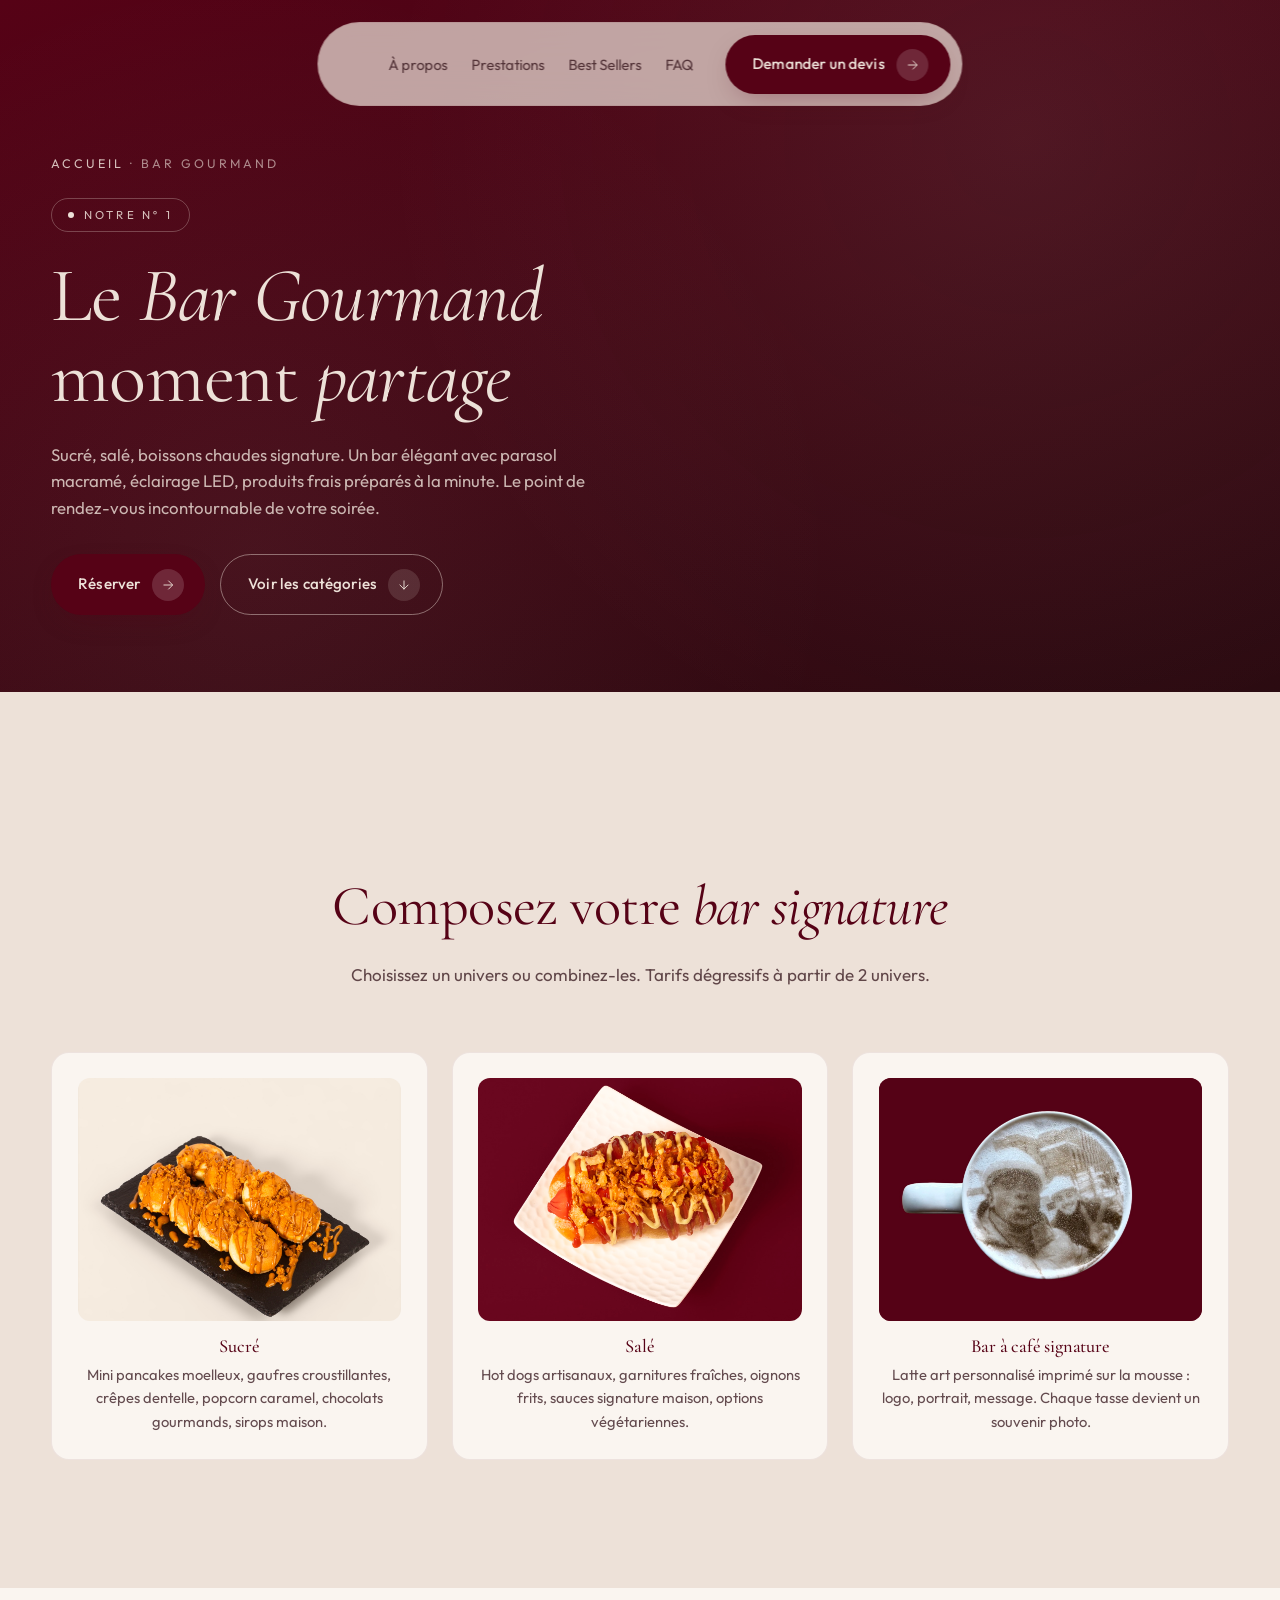
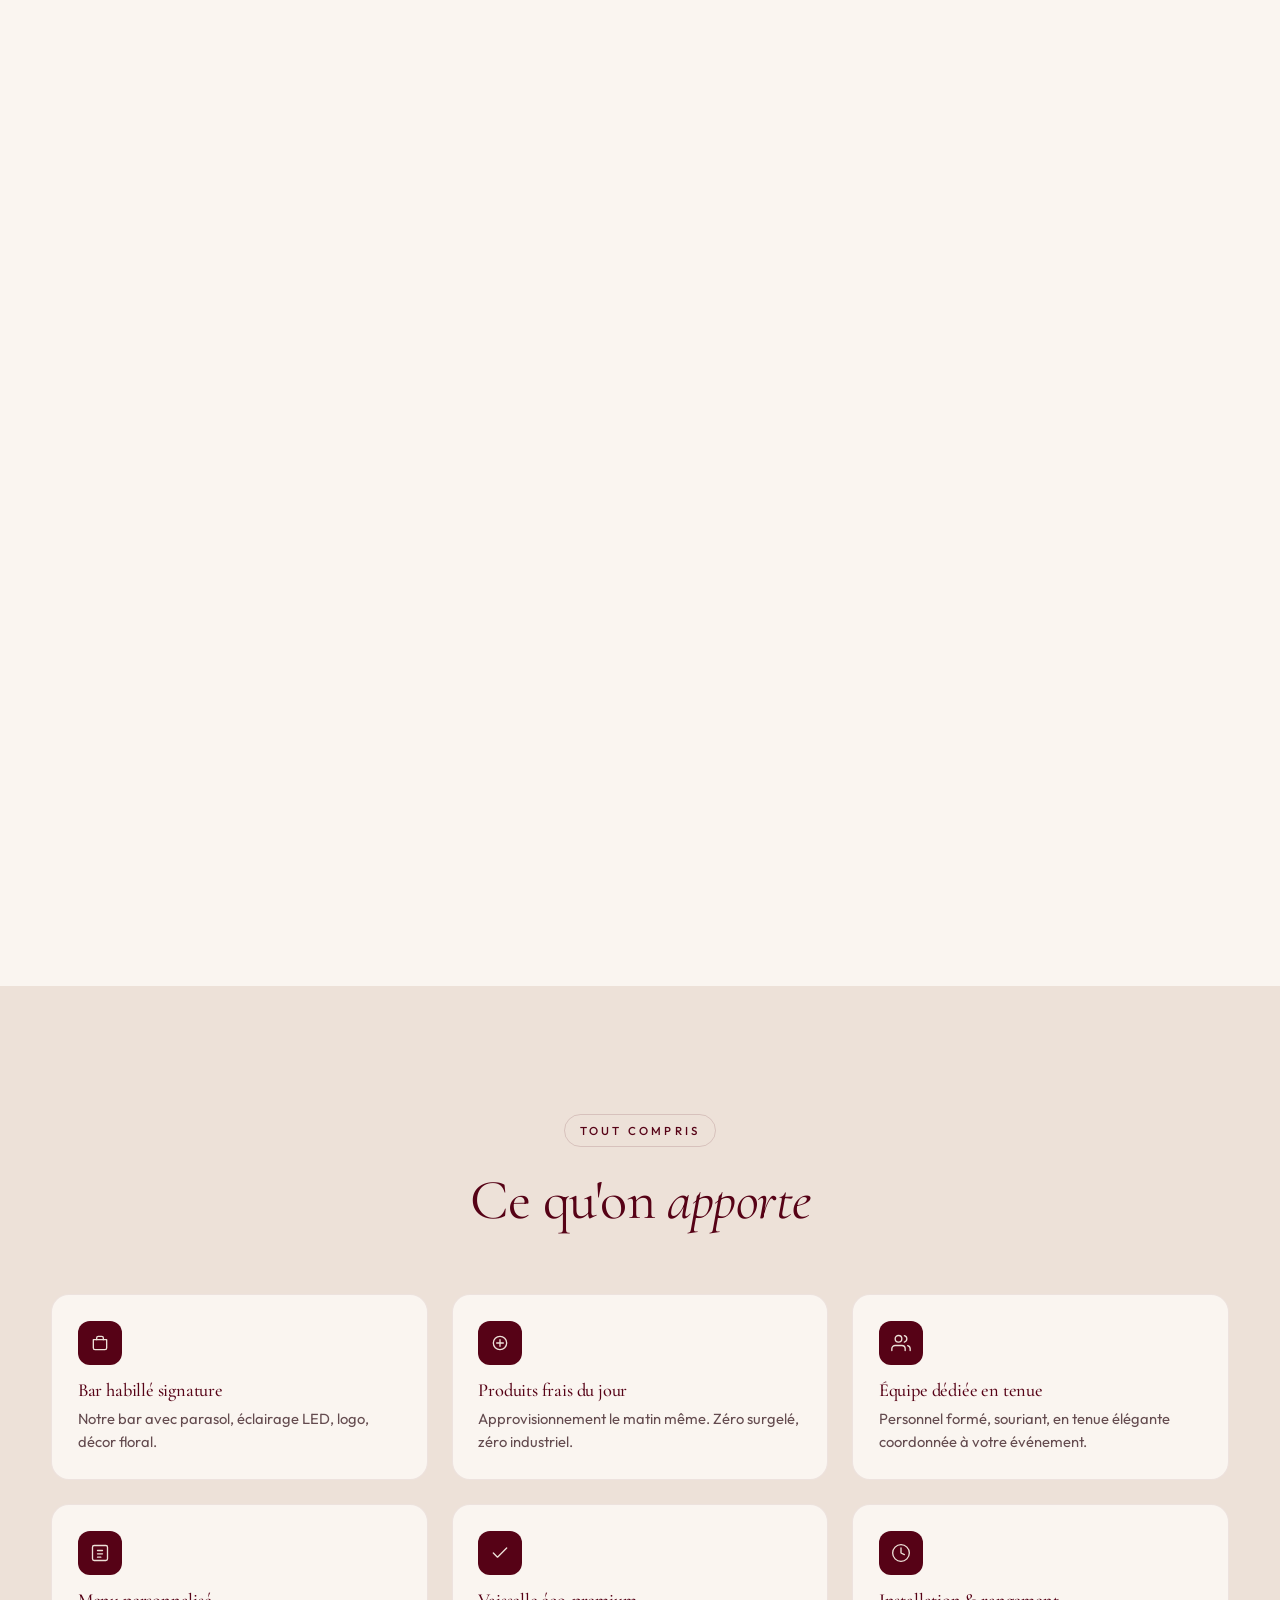
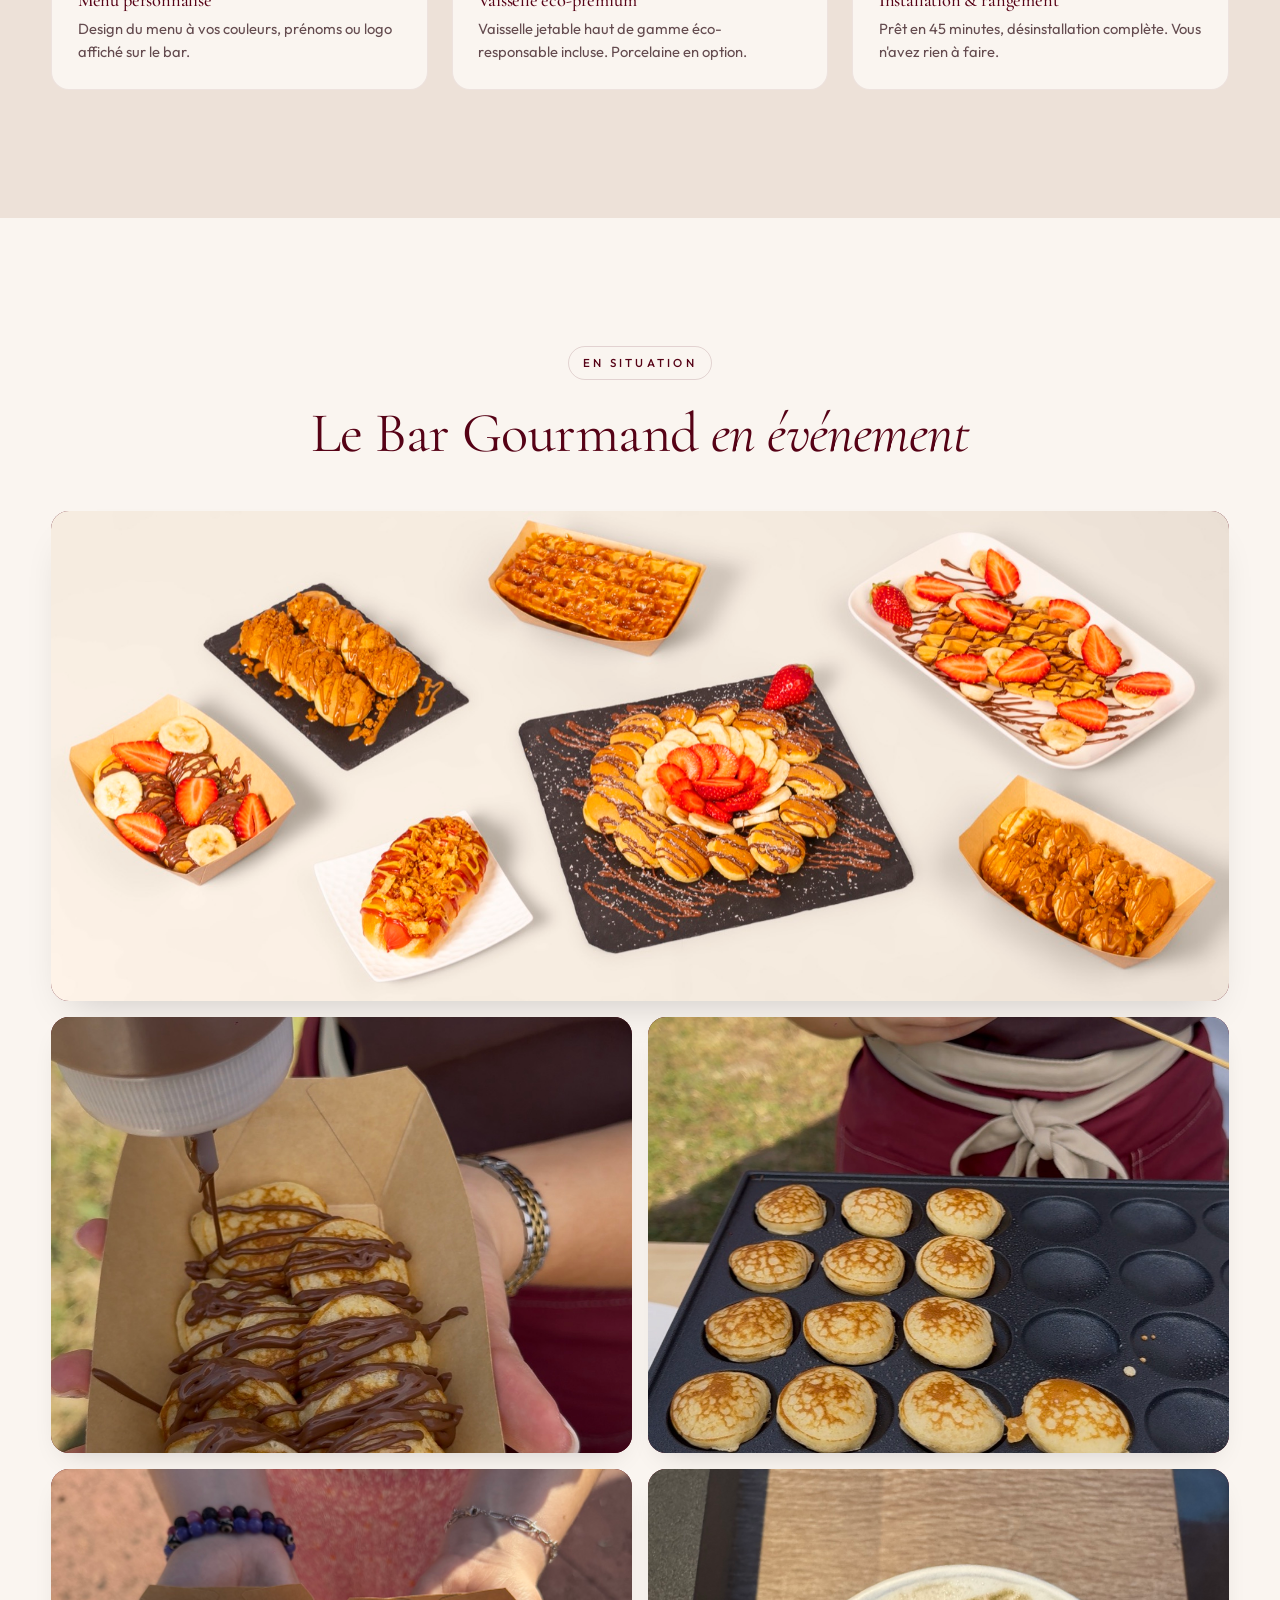
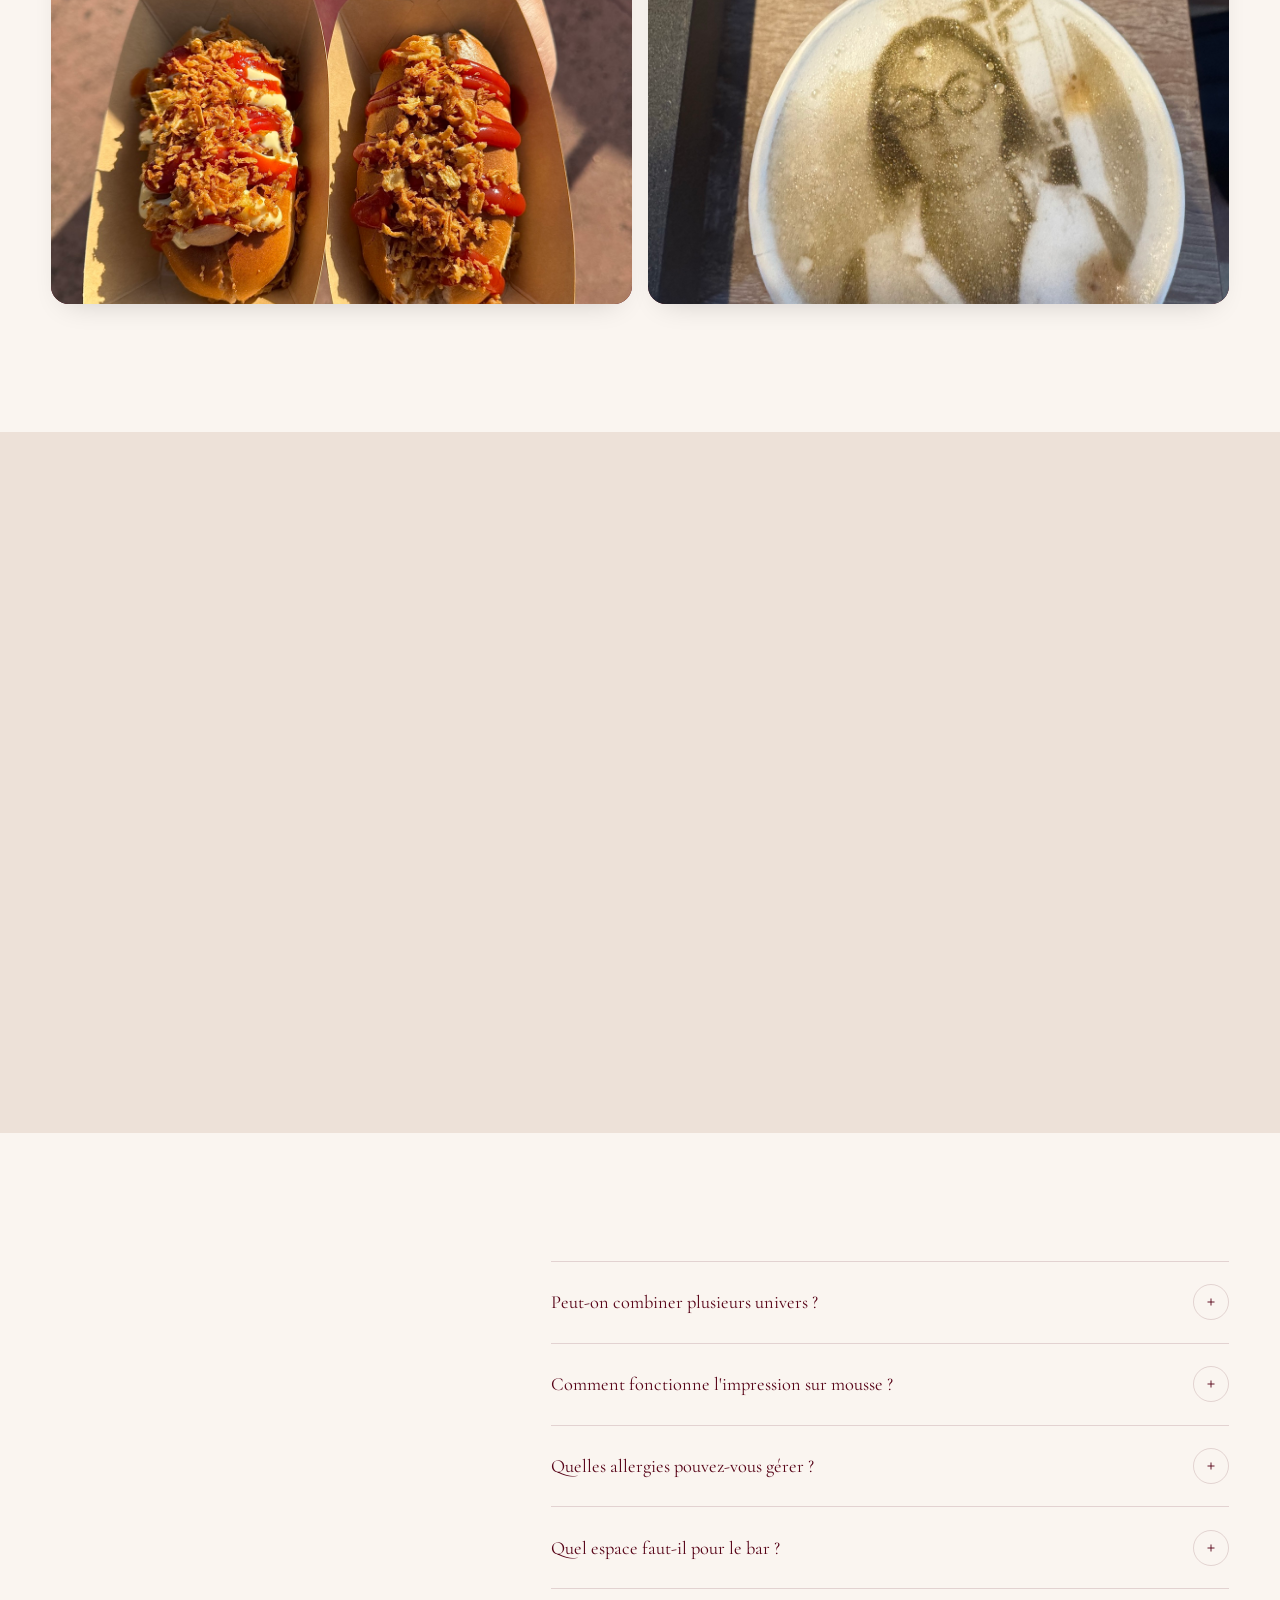
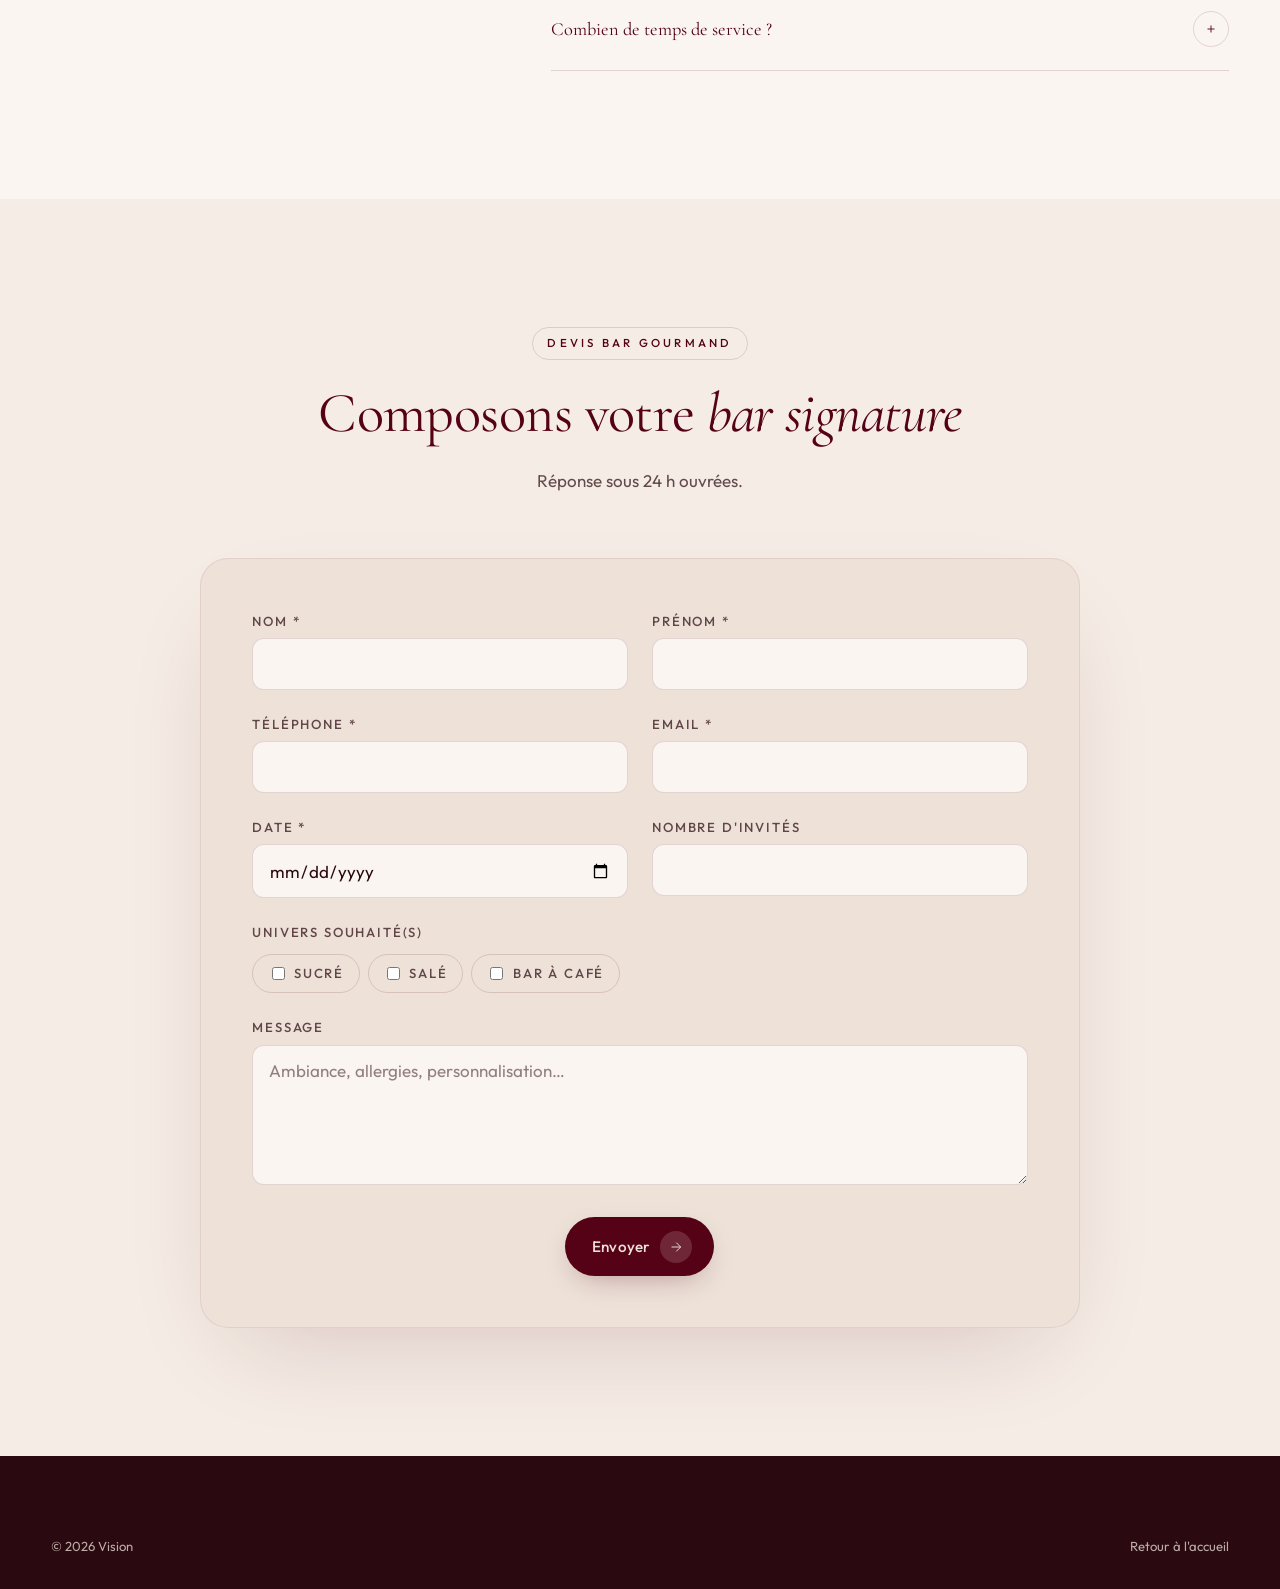
<file: services/bar-gourmand.html>
<!DOCTYPE html>
<html lang="fr">
  <head>
    <meta charset="UTF-8" />
    <meta name="viewport" content="width=device-width, initial-scale=1.0" />
    <title>Bar Gourmand — Vision</title>
    <meta name="description" content="Bar Gourmand Vision : sucré, salé, boissons chaudes avec latte art personnalisé. Prestation événementielle premium à Paris & partout en France." />
    <meta name="theme-color" content="#560216" />
    <link rel="preconnect" href="https://fonts.googleapis.com" />
    <link rel="preconnect" href="https://fonts.gstatic.com" crossorigin />
    <link href="https://fonts.googleapis.com/css2?family=Cormorant+Garamond:ital,wght@0,400;0,500;0,600;1,400;1,500&family=Outfit:wght@300;400;500;600&display=swap" rel="stylesheet" />
    <link rel="icon" type="image/svg+xml" href="data:image/svg+xml,%3Csvg xmlns='http://www.w3.org/2000/svg' viewBox='0 0 64 64'%3E%3Crect width='64' height='64' rx='14' fill='%23560216'/%3E%3Ctext x='50%25' y='58%25' font-family='Georgia,serif' font-size='34' font-style='italic' text-anchor='middle' fill='%23ede1d8'%3EV%3C/text%3E%3C/svg%3E" />
    <link rel="stylesheet" href="../assets/css/main.css" />
  </head>
  <body>
    <nav class="nav is-shown">
      <a href="../index.html" class="nav__brand" aria-label="Vision — accueil">
        <img src="../assets/img/logo-bordeaux.png" alt="Vision" class="nav__brand-img" onload="this.classList.add('is-loaded'); this.nextElementSibling.style.display='none';" />
        <span class="nav__brand-text">Vision</span>
      </a>
      <ul class="nav__links">
        <li><a href="../index.html#about">À propos</a></li>
        <li><a href="../index.html#services">Prestations</a></li>
        <li><a href="../index.html#bestsellers">Best Sellers</a></li>
        <li><a href="../index.html#faq">FAQ</a></li>
      </ul>
      <a href="#devis" class="btn btn--primary nav__cta">Demander un devis<span class="btn__icon"><svg viewBox="0 0 24 24" fill="none" stroke="currentColor" stroke-width="1.6" stroke-linecap="round" stroke-linejoin="round"><path d="M5 12h14M13 5l7 7-7 7"/></svg></span></a>
      <button class="nav__burger"><span></span></button>
    </nav>
    <div class="nav-overlay">
      <ul class="nav-overlay__links">
        <li><a href="../index.html#about">À propos</a></li>
        <li><a href="../index.html#services">Prestations</a></li>
        <li><a href="../index.html#bestsellers">Best Sellers</a></li>
        <li><a href="../index.html#faq">FAQ</a></li>
        <li><a href="#devis">Devis</a></li>
      </ul>
    </div>

    <header class="svc-hero">
      <div class="page svc-hero__inner">
        <div class="svc-hero__breadcrumb"><a href="../index.html">Accueil</a> · Bar Gourmand</div>
        <span class="hero__eyebrow hero-anim">Notre Nº 1</span>
        <h1 class="hero-anim">Le <em>Bar Gourmand</em><br />moment <em>partage</em></h1>
        <p class="svc-hero__sub hero-anim">
          Sucré, salé, boissons chaudes signature. Un bar élégant avec parasol
          macramé, éclairage LED, produits frais préparés à la minute. Le
          point de rendez-vous incontournable de votre soirée.
        </p>
        <div class="hero__ctas hero-anim" style="margin-top: 2rem;">
          <a href="#devis" class="btn btn--primary">Réserver<span class="btn__icon"><svg viewBox="0 0 24 24" fill="none" stroke="currentColor" stroke-width="1.6" stroke-linecap="round" stroke-linejoin="round"><path d="M5 12h14M13 5l7 7-7 7"/></svg></span></a>
          <a href="#categories" class="btn btn--ghost btn--on-dark">Voir les catégories<span class="btn__icon"><svg viewBox="0 0 24 24" fill="none" stroke="currentColor" stroke-width="1.6" stroke-linecap="round" stroke-linejoin="round"><path d="M12 5v14M5 12l7 7 7-7"/></svg></span></a>
        </div>
      </div>
    </header>

    <!-- 3 UNIVERS -->
    <section class="section" id="categories" style="background: var(--creme);">
      <div class="page">
        <div style="text-align: center; margin-bottom: var(--s-16); max-width: 640px; margin-inline: auto;">
          <span class="eyebrow js-reveal">Trois univers</span>
          <h2 class="js-reveal" data-delay="0.05">Composez votre <em>bar signature</em></h2>
          <p class="js-reveal" data-delay="0.1" style="color: var(--ink-70); margin-inline: auto;">
            Choisissez un univers ou combinez-les. Tarifs dégressifs à partir de 2 univers.
          </p>
        </div>
        <div class="feat-grid">
          <div class="feat-card js-reveal" style="text-align: center;">
            <div style="aspect-ratio: 4/3; margin-bottom: 1rem; border-radius: 12px; overflow: hidden; background: var(--bordeaux-90);">
              <img src="../assets/img/prestations/bar-gourmand/IMG_3871_copie.jpg" alt="Mini pancakes du bar sucré Vision" loading="lazy" style="width:100%; height:100%; object-fit:cover; object-position:center;" />
            </div>
            <h3>Sucré</h3>
            <p>Mini pancakes moelleux, gaufres croustillantes, crêpes dentelle, popcorn caramel, chocolats gourmands, sirops maison.</p>
          </div>
          <div class="feat-card js-reveal" data-delay="0.05" style="text-align: center;">
            <div style="aspect-ratio: 4/3; margin-bottom: 1rem; border-radius: 12px; overflow: hidden; background: var(--bordeaux-90);">
              <img src="../assets/img/prestations/bar-gourmand/IMG_3836_copie.jpg" alt="Hot-dogs artisanaux du bar salé Vision" loading="lazy" style="width:100%; height:100%; object-fit:cover; object-position:center;" />
            </div>
            <h3>Salé</h3>
            <p>Hot dogs artisanaux, garnitures fraîches, oignons frits, sauces signature maison, options végétariennes.</p>
          </div>
          <div class="feat-card js-reveal" data-delay="0.1" style="text-align: center;">
            <div style="aspect-ratio: 4/3; margin-bottom: 1rem; border-radius: 12px; overflow: hidden; background: var(--bordeaux-90);">
              <img src="../assets/img/prestations/bar-gourmand/photo-bar-gourmand.jpg" alt="Bar à café signature Vision avec latte art personnalisé" loading="lazy" style="width:100%; height:100%; object-fit:cover; object-position:center;" />
            </div>
            <h3>Bar à café signature</h3>
            <p>Latte art personnalisé imprimé sur la mousse : logo, portrait, message. Chaque tasse devient un souvenir photo.</p>
          </div>
        </div>
      </div>
    </section>

    <!-- PHOTO ANNOTÉE DU BAR -->
    <section class="section" style="background: var(--creme-30);">
      <div class="page">
        <div class="svc-content" style="display: grid; grid-template-columns: 1fr 1fr; gap: clamp(2rem, 5vw, 5rem); align-items: center;">
          <div>
            <span class="eyebrow js-reveal">Le bar Vision</span>
            <h2 class="js-reveal" data-delay="0.05">Un objet <em>design</em>, pas une simple table</h2>
            <p class="js-reveal" data-delay="0.1" style="color: var(--ink-70);">
              Notre bar signature avec son parasol macramé, sa base éclairée
              LED et son logo lumineux devient l'un des plus beaux éléments
              de décor de votre soirée. Cliquez sur les points pour découvrir
              chaque détail.
            </p>
            <ul class="svc-list js-reveal" data-delay="0.15" style="margin-top: var(--s-6);">
              <li>Parasol macramé fait main</li>
              <li>Éclairage LED chaleureux intégré</li>
              <li>Logo Vision rétro-éclairé</li>
              <li>Bar mobile sur roulettes, montage facile</li>
              <li>Décoration florale & végétale incluse</li>
              <li>Menu personnalisé aux couleurs de votre événement</li>
            </ul>
          </div>

          <div class="annot-photo js-reveal" style="aspect-ratio: 3/4;">
            <img src="../assets/img/prestations/bar-gourmand/IMG_3292.jpg" alt="Bar Gourmand Vision" />
            <div class="annot" style="top: 20%; left: 55%;">
              <span class="annot__dot"></span>
              <span class="annot__label">Parasol macramé fait main — signature Vision</span>
            </div>
            <div class="annot" style="top: 42%; left: 28%;">
              <span class="annot__dot"></span>
              <span class="annot__label">Menu personnalisé à vos couleurs</span>
            </div>
            <div class="annot" style="top: 65%; left: 58%;">
              <span class="annot__dot"></span>
              <span class="annot__label">Logo Vision rétro-éclairé LED</span>
            </div>
            <div class="annot" style="top: 78%; left: 30%;">
              <span class="annot__dot"></span>
              <span class="annot__label">Base éclairée LED chaleureuse</span>
            </div>
          </div>
        </div>
      </div>
    </section>

    <!-- CE QUI EST INCLUS -->
    <section class="section" style="background: var(--creme);">
      <div class="page">
        <div style="text-align: center; margin-bottom: var(--s-16);">
          <span class="eyebrow js-reveal">Tout compris</span>
          <h2 class="js-reveal" data-delay="0.05">Ce qu'on <em>apporte</em></h2>
        </div>
        <div class="feat-grid">
          <div class="feat-card js-reveal">
            <div class="feat-card__icon"><svg viewBox="0 0 24 24"><path d="M4 8h16v10a2 2 0 01-2 2H6a2 2 0 01-2-2V8z"/><path d="M8 8V6a2 2 0 012-2h4a2 2 0 012 2v2"/></svg></div>
            <h3>Bar habillé signature</h3>
            <p>Notre bar avec parasol, éclairage LED, logo, décor floral.</p>
          </div>
          <div class="feat-card js-reveal" data-delay="0.05">
            <div class="feat-card__icon"><svg viewBox="0 0 24 24"><circle cx="12" cy="12" r="8"/><path d="M8 12h8M12 8v8"/></svg></div>
            <h3>Produits frais du jour</h3>
            <p>Approvisionnement le matin même. Zéro surgelé, zéro industriel.</p>
          </div>
          <div class="feat-card js-reveal" data-delay="0.1">
            <div class="feat-card__icon"><svg viewBox="0 0 24 24"><path d="M17 21v-2a4 4 0 00-4-4H5a4 4 0 00-4 4v2"/><circle cx="9" cy="7" r="4"/><path d="M23 21v-2a4 4 0 00-3-3.87M16 3.13a4 4 0 010 7.75"/></svg></div>
            <h3>Équipe dédiée en tenue</h3>
            <p>Personnel formé, souriant, en tenue élégante coordonnée à votre événement.</p>
          </div>
          <div class="feat-card js-reveal" data-delay="0.15">
            <div class="feat-card__icon"><svg viewBox="0 0 24 24"><rect x="3" y="3" width="18" height="18" rx="2"/><path d="M9 9h6M9 13h6M9 17h4"/></svg></div>
            <h3>Menu personnalisé</h3>
            <p>Design du menu à vos couleurs, prénoms ou logo affiché sur le bar.</p>
          </div>
          <div class="feat-card js-reveal" data-delay="0.2">
            <div class="feat-card__icon"><svg viewBox="0 0 24 24"><path d="M20 6L9 17l-5-5"/></svg></div>
            <h3>Vaisselle éco-premium</h3>
            <p>Vaisselle jetable haut de gamme éco-responsable incluse. Porcelaine en option.</p>
          </div>
          <div class="feat-card js-reveal" data-delay="0.25">
            <div class="feat-card__icon"><svg viewBox="0 0 24 24"><circle cx="12" cy="12" r="10"/><path d="M12 6v6l4 2"/></svg></div>
            <h3>Installation & rangement</h3>
            <p>Prêt en 45 minutes, désinstallation complète. Vous n'avez rien à faire.</p>
          </div>
        </div>
      </div>
    </section>

    <!-- GALERIE MASONRY -->
    <section class="section" style="background: var(--creme-30);">
      <div class="page">
        <div style="text-align: center; margin-bottom: var(--s-12);">
          <span class="eyebrow js-reveal">En situation</span>
          <h2 class="js-reveal" data-delay="0.05">Le Bar Gourmand <em>en événement</em></h2>
        </div>
        <!-- Grande photo paysage en haut -->
        <div class="svc-masonry__item js-reveal" style="margin-bottom: var(--s-4); border-radius: var(--radius); overflow: hidden; background: var(--bordeaux); box-shadow: 0 20px 40px -20px rgba(0,0,0,0.2);">
          <img src="../assets/img/prestations/bar-gourmand/IMG_3907_copie.jpg" alt="Bar Gourmand Vision — vue d'ensemble" loading="lazy" style="display:block; width:100%; height:auto; object-fit:cover; object-position:center; transition: transform 1200ms cubic-bezier(0.16, 1, 0.3, 1);" />
        </div>

        <!-- Grille 2 × 2 en dessous -->
        <div style="display: grid; grid-template-columns: repeat(2, 1fr); gap: var(--s-4);">
          <div class="js-reveal" data-delay="0.05" style="aspect-ratio: 4/3; border-radius: var(--radius); overflow: hidden; background: var(--bordeaux); box-shadow: 0 12px 30px -15px rgba(0,0,0,0.2);">
            <img src="../assets/img/prestations/bar-gourmand/IMG_7641.jpg" alt="Bar Gourmand Vision en événement" loading="lazy" style="display:block; width:100%; height:100%; object-fit:cover; object-position:center; transition: transform 1200ms cubic-bezier(0.16, 1, 0.3, 1);" />
          </div>
          <div class="js-reveal" data-delay="0.1" style="aspect-ratio: 4/3; border-radius: var(--radius); overflow: hidden; background: var(--bordeaux); box-shadow: 0 12px 30px -15px rgba(0,0,0,0.2);">
            <img src="../assets/img/prestations/bar-gourmand/IMG_7642.jpg" alt="Bar Gourmand Vision en événement" loading="lazy" style="display:block; width:100%; height:100%; object-fit:cover; object-position:center; transition: transform 1200ms cubic-bezier(0.16, 1, 0.3, 1);" />
          </div>
          <div class="js-reveal" data-delay="0.15" style="aspect-ratio: 4/3; border-radius: var(--radius); overflow: hidden; background: var(--bordeaux); box-shadow: 0 12px 30px -15px rgba(0,0,0,0.2);">
            <img src="../assets/img/prestations/bar-gourmand/IMG_6149.jpg" alt="Bar Gourmand Vision en événement" loading="lazy" style="display:block; width:100%; height:100%; object-fit:cover; object-position:center; transition: transform 1200ms cubic-bezier(0.16, 1, 0.3, 1);" />
          </div>
          <div class="js-reveal" data-delay="0.2" style="aspect-ratio: 4/3; border-radius: var(--radius); overflow: hidden; background: var(--bordeaux); box-shadow: 0 12px 30px -15px rgba(0,0,0,0.2);">
            <img src="../assets/img/prestations/bar-gourmand/IMG_7180.jpg" alt="Bar Gourmand Vision en événement" loading="lazy" style="display:block; width:100%; height:100%; object-fit:cover; object-position:center; transition: transform 1200ms cubic-bezier(0.16, 1, 0.3, 1);" />
          </div>
        </div>
      </div>
    </section>

    <!-- AVIS -->
    <section class="section" style="background: var(--creme);">
      <div class="page">
        <div style="text-align: center; margin-bottom: var(--s-16);">
          <span class="eyebrow js-reveal">Avis clients</span>
          <h2 class="js-reveal" data-delay="0.05">Le Bar Gourmand <em>fait sensation</em></h2>
        </div>
        <div class="svc-reviews">
          <article class="svc-review js-reveal">
            <div class="svc-review__stars">★★★★★</div>
            <p class="svc-review__quote">Le bar à café latte art avec notre logo a bluffé tous nos clients. Élégant, original, très professionnel. Une pause gourmande devenue le moment fort de notre soirée.</p>
            <div class="svc-review__author"><strong>Léa D.</strong>Soirée d'entreprise · Paris 8e</div>
          </article>
          <article class="svc-review js-reveal" data-delay="0.05">
            <div class="svc-review__stars">★★★★★</div>
            <p class="svc-review__quote">Le Bar Gourmand a fait sensation à notre mariage ! Sucré + salé + café, tout était impeccable. L'équipe adorable, produits ultra frais.</p>
            <div class="svc-review__author"><strong>Aurélie &amp; Karim</strong>Mariage · Sud de la France</div>
          </article>
          <article class="svc-review js-reveal" data-delay="0.1">
            <div class="svc-review__stars">★★★★★</div>
            <p class="svc-review__quote">Le bar avec le parasol macramé est magnifique. Nos invités ne quittaient plus le stand. À refaire les yeux fermés.</p>
            <div class="svc-review__author"><strong>Sofia &amp; Marc</strong>Mariage · Chantilly</div>
          </article>
        </div>
      </div>
    </section>

    <!-- FAQ -->
    <section class="section faq" style="background: var(--creme-30);">
      <div class="page">
        <div class="faq__grid">
          <div class="faq__head"><span class="eyebrow js-reveal">FAQ Bar Gourmand</span><h2 class="js-reveal" data-delay="0.05">Vos <em>questions</em></h2></div>
          <ul class="faq__list js-reveal">
            <li class="faq__item"><button class="faq__q">Peut-on combiner plusieurs univers ?<span class="faq__toggle"><svg viewBox="0 0 24 24" fill="none" stroke="currentColor" stroke-width="1.8"><path d="M12 5v14M5 12h14"/></svg></span></button><div class="faq__a"><div class="faq__a-inner">Oui, avec tarifs dégressifs à partir de 2 univers. Sucré + Bar à café est le combo phare.</div></div></li>
            <li class="faq__item"><button class="faq__q">Comment fonctionne l'impression sur mousse ?<span class="faq__toggle"><svg viewBox="0 0 24 24" fill="none" stroke="currentColor" stroke-width="1.8"><path d="M12 5v14M5 12h14"/></svg></span></button><div class="faq__a"><div class="faq__a-inner">Une machine imprime au colorant alimentaire directement sur la mousse : logo, portrait, texte. Résultat en 3 secondes.</div></div></li>
            <li class="faq__item"><button class="faq__q">Quelles allergies pouvez-vous gérer ?<span class="faq__toggle"><svg viewBox="0 0 24 24" fill="none" stroke="currentColor" stroke-width="1.8"><path d="M12 5v14M5 12h14"/></svg></span></button><div class="faq__a"><div class="faq__a-inner">Nous adaptons le menu : sans gluten, vegan, sans arachides. À signaler à la commande.</div></div></li>
            <li class="faq__item"><button class="faq__q">Quel espace faut-il pour le bar ?<span class="faq__toggle"><svg viewBox="0 0 24 24" fill="none" stroke="currentColor" stroke-width="1.8"><path d="M12 5v14M5 12h14"/></svg></span></button><div class="faq__a"><div class="faq__a-inner">4 m × 2 m minimum, accès électrique standard. Nous prévoyons tout le reste.</div></div></li>
            <li class="faq__item"><button class="faq__q">Combien de temps de service ?<span class="faq__toggle"><svg viewBox="0 0 24 24" fill="none" stroke="currentColor" stroke-width="1.8"><path d="M12 5v14M5 12h14"/></svg></span></button><div class="faq__a"><div class="faq__a-inner">Formules de 2 h, 3 h ou 4 h. Nous conseillons selon le nombre d'invités.</div></div></li>
          </ul>
        </div>
      </div>
    </section>

    <!-- DEVIS -->
    <section class="section form-section" id="devis">
      <div class="page">
        <div class="form-section__head">
          <span class="eyebrow js-reveal">Devis Bar Gourmand</span>
          <h2 class="js-reveal" data-delay="0.05">Composons votre <em>bar signature</em></h2>
          <p class="js-reveal" data-delay="0.1">Réponse sous 24 h ouvrées.</p>
        </div>
        <div class="form-wrap js-reveal">
          <form id="devis-form" action="https://formsubmit.co/ap.vision24@outlook.fr" method="POST">
            <input type="hidden" name="_subject" value="Devis Bar Gourmand — Vision" />
            <input type="hidden" name="_captcha" value="false" />
            <input type="hidden" name="_template" value="table" />
            <input type="text" name="_honey" style="display:none" tabindex="-1" autocomplete="off" />
            <input type="hidden" name="prestation" value="Bar Gourmand" />
            <div class="form-grid">
              <div class="form-field"><label>Nom *</label><input name="nom" required /></div>
              <div class="form-field"><label>Prénom *</label><input name="prenom" required /></div>
              <div class="form-field"><label>Téléphone *</label><input name="telephone" type="tel" required /></div>
              <div class="form-field"><label>Email *</label><input name="email" type="email" required /></div>
              <div class="form-field"><label>Date *</label><input name="date" type="date" required /></div>
              <div class="form-field"><label>Nombre d'invités</label><input name="invites" type="number" min="1" /></div>
              <div class="form-field form-field--full">
                <label>Univers souhaité(s)</label>
                <div style="display: flex; flex-wrap: wrap; gap: 0.5rem; margin-top: 0.3rem;">
                  <label style="display:inline-flex; gap:0.4rem; align-items:center; padding:0.5rem 0.9rem; border:1px solid var(--line); border-radius:999px; cursor:pointer;">
                    <input type="checkbox" name="univers" value="Sucré" /> Sucré
                  </label>
                  <label style="display:inline-flex; gap:0.4rem; align-items:center; padding:0.5rem 0.9rem; border:1px solid var(--line); border-radius:999px; cursor:pointer;">
                    <input type="checkbox" name="univers" value="Salé" /> Salé
                  </label>
                  <label style="display:inline-flex; gap:0.4rem; align-items:center; padding:0.5rem 0.9rem; border:1px solid var(--line); border-radius:999px; cursor:pointer;">
                    <input type="checkbox" name="univers" value="Bar à café" /> Bar à café
                  </label>
                </div>
              </div>
              <div class="form-field form-field--full"><label>Message</label><textarea name="message" placeholder="Ambiance, allergies, personnalisation…"></textarea></div>
            </div>
            <div class="form-submit"><button type="submit" class="btn btn--primary">Envoyer<span class="btn__icon"><svg viewBox="0 0 24 24" fill="none" stroke="currentColor" stroke-width="1.6" stroke-linecap="round" stroke-linejoin="round"><path d="M5 12h14M13 5l7 7-7 7"/></svg></span></button></div>
          </form>
          <div class="form-success" id="devis-success">
            <div class="form-success__icon"><svg viewBox="0 0 24 24" fill="none" stroke="currentColor" stroke-width="1.8" stroke-linecap="round" stroke-linejoin="round"><path d="M20 6L9 17l-5-5"/></svg></div>
            <h3>Demande envoyée</h3><p style="color: var(--ink-70); margin-inline:auto;">Votre demande a bien été envoyée. Nous vous répondrons dans les plus brefs délais.</p>
          </div>
        </div>
      </div>
    </section>

    <footer class="footer">
      <div class="page">
        <div class="footer__bottom" style="border: 0; padding-top: 0;">
          <span>© <span id="year"></span> Vision</span>
          <a href="../index.html">Retour à l'accueil</a>
        </div>
      </div>
    </footer>
    <script>document.getElementById("year").textContent = new Date().getFullYear();</script>
    <script src="../assets/js/main.js"></script>
    <script src="../assets/js/form.js"></script>
  <script src="../assets/js/vision24-crm-intake.js" defer></script>
</body>
</html>
</file>
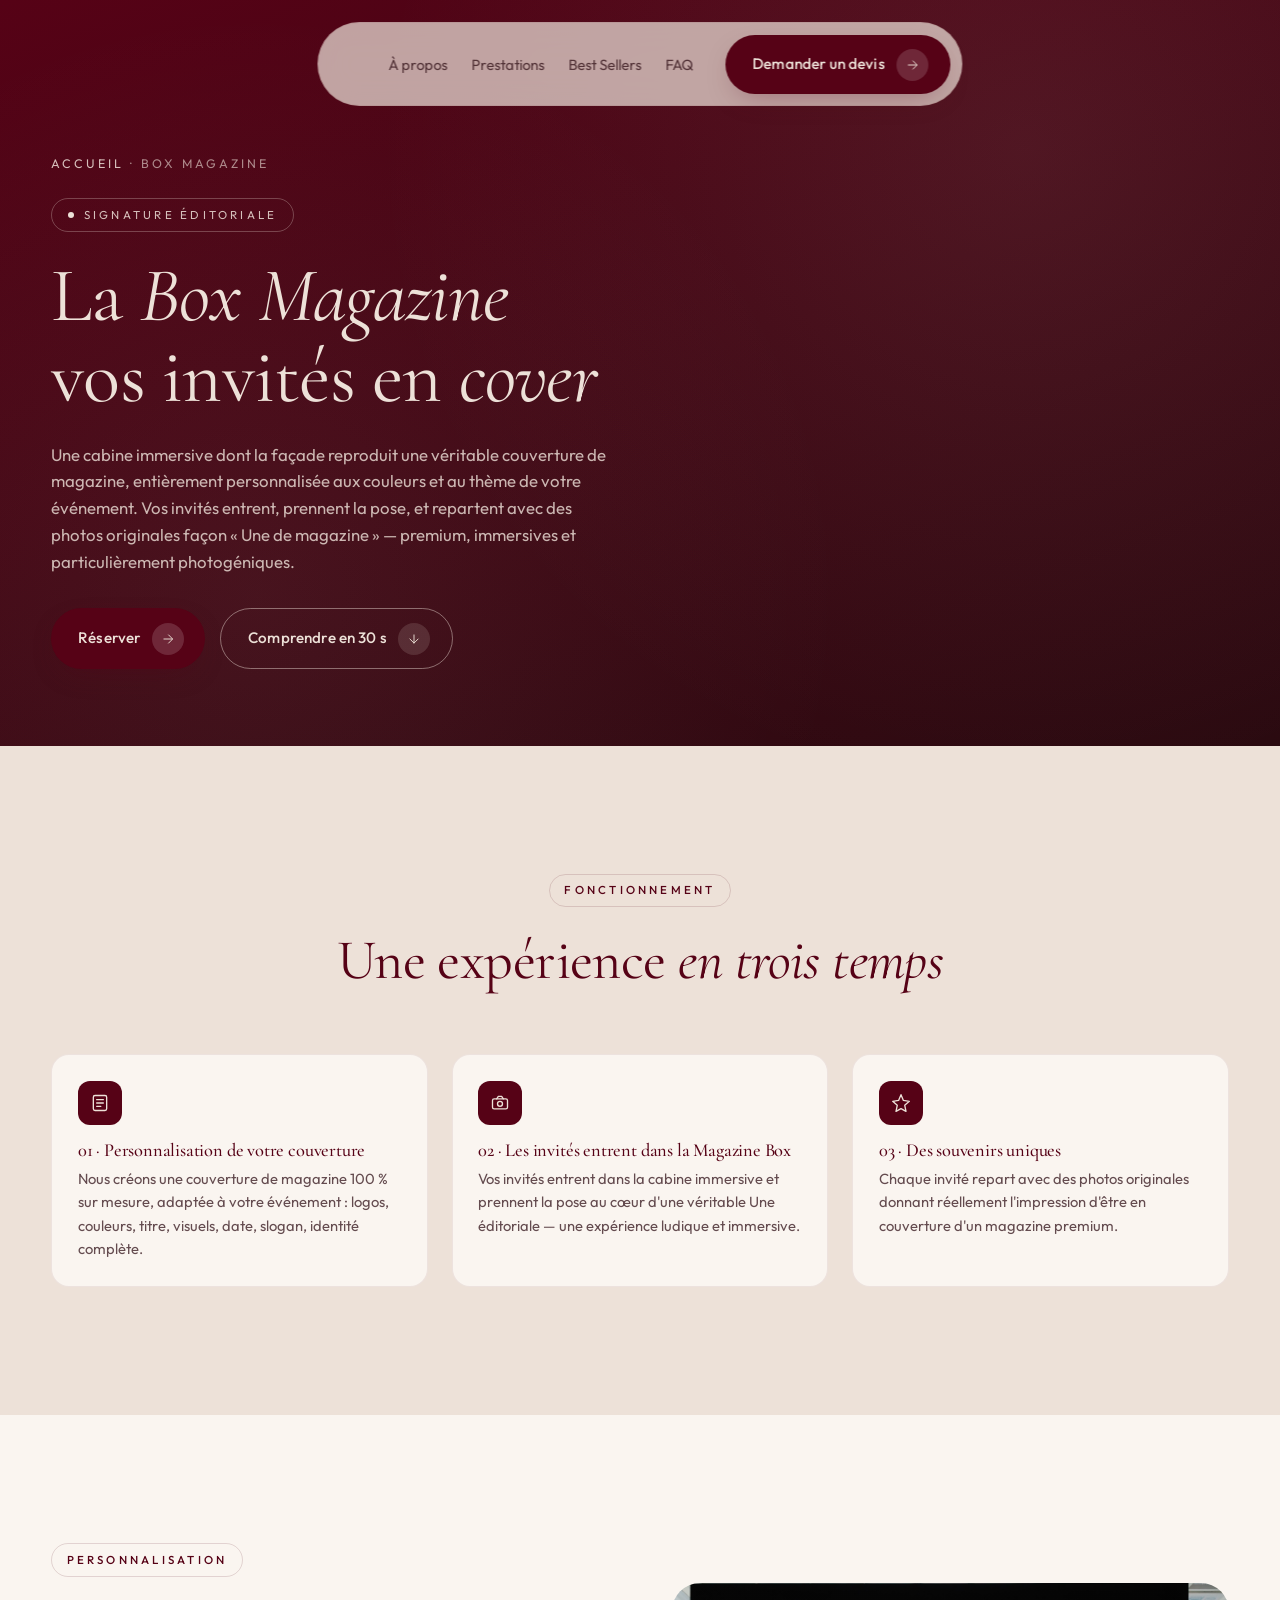
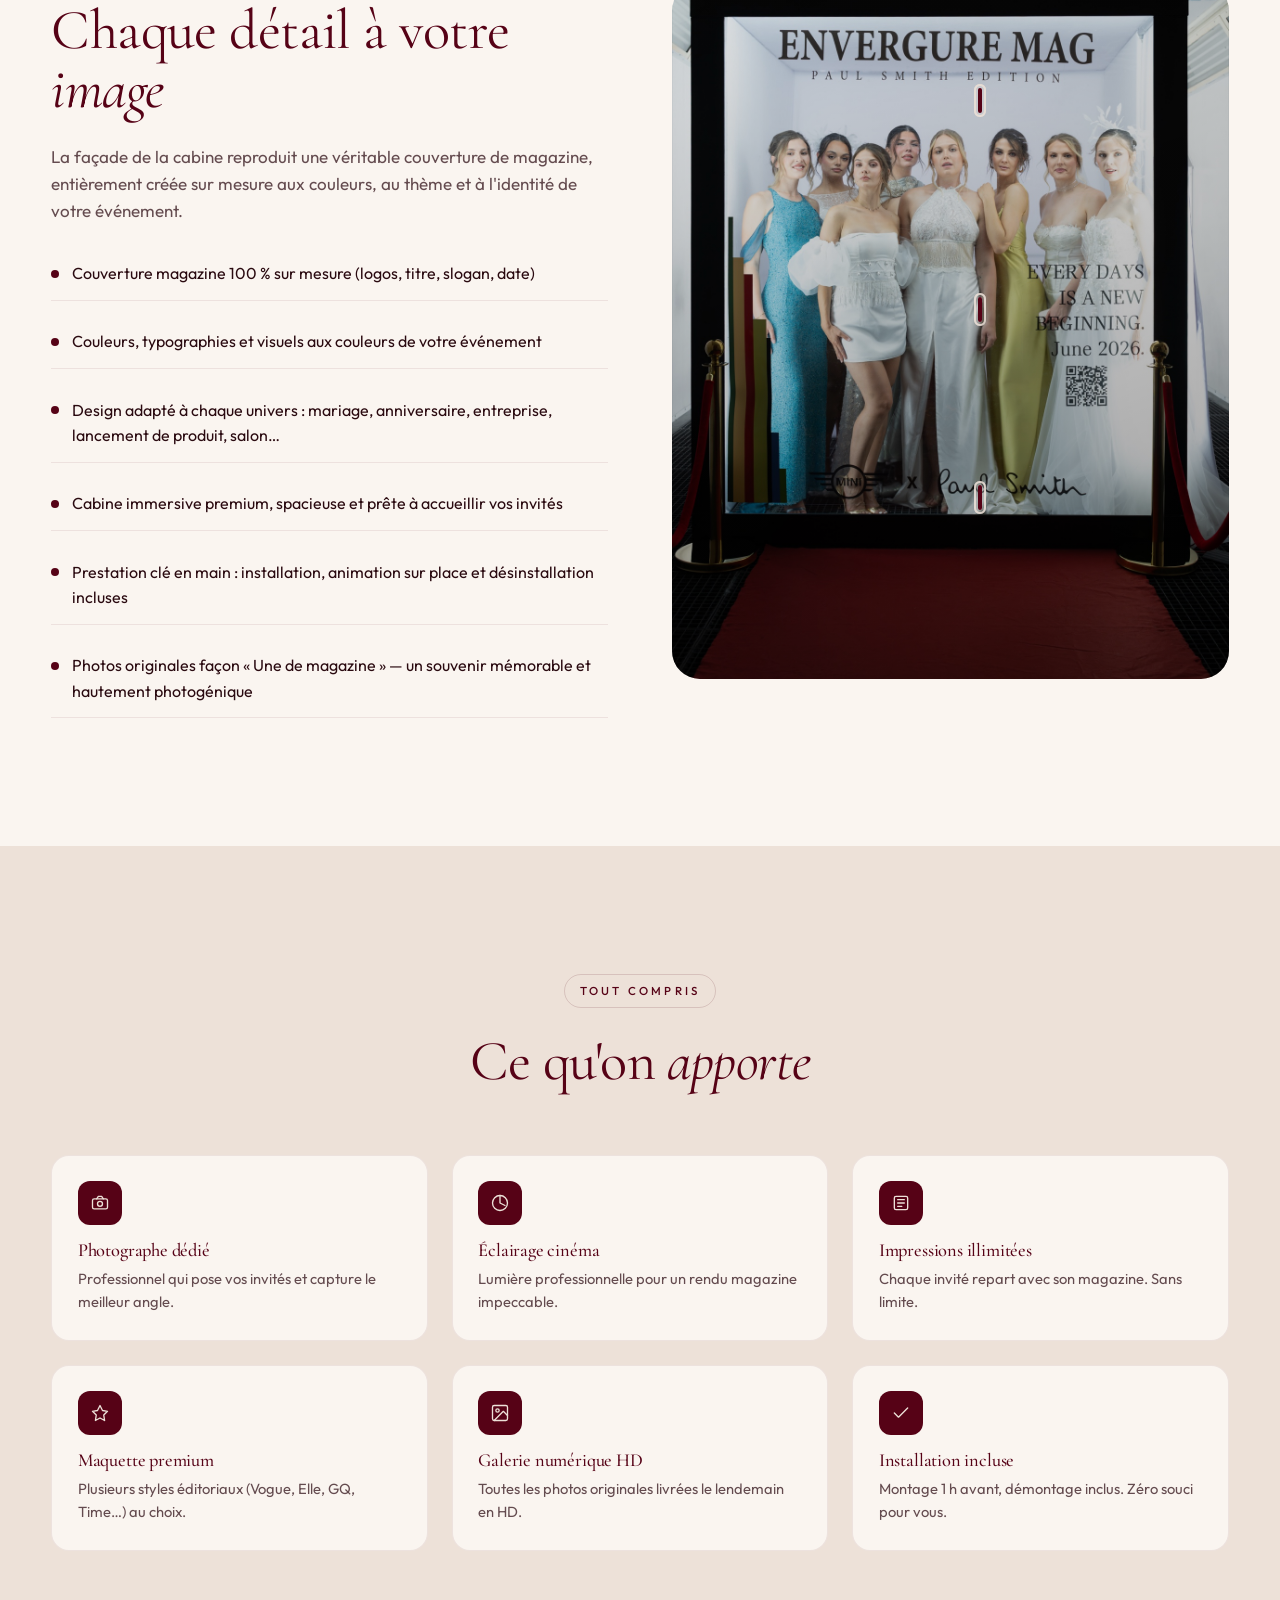
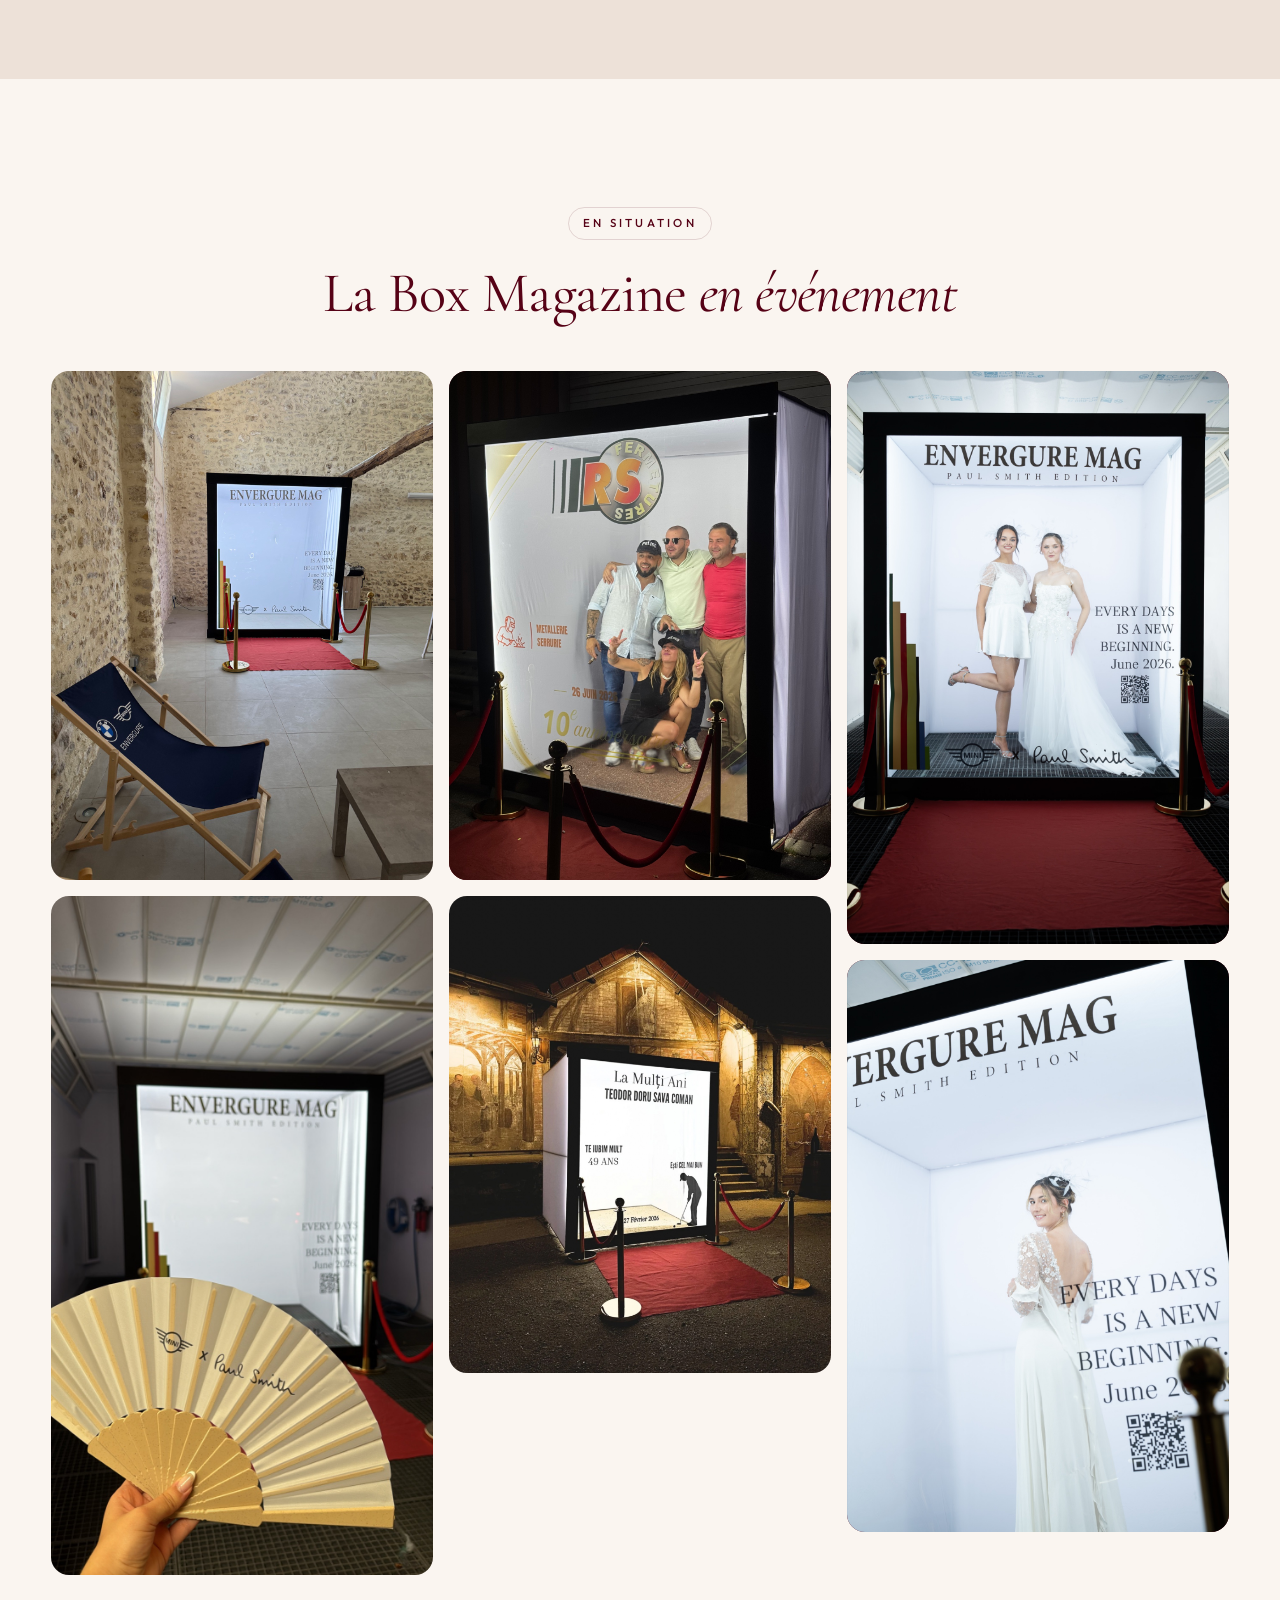
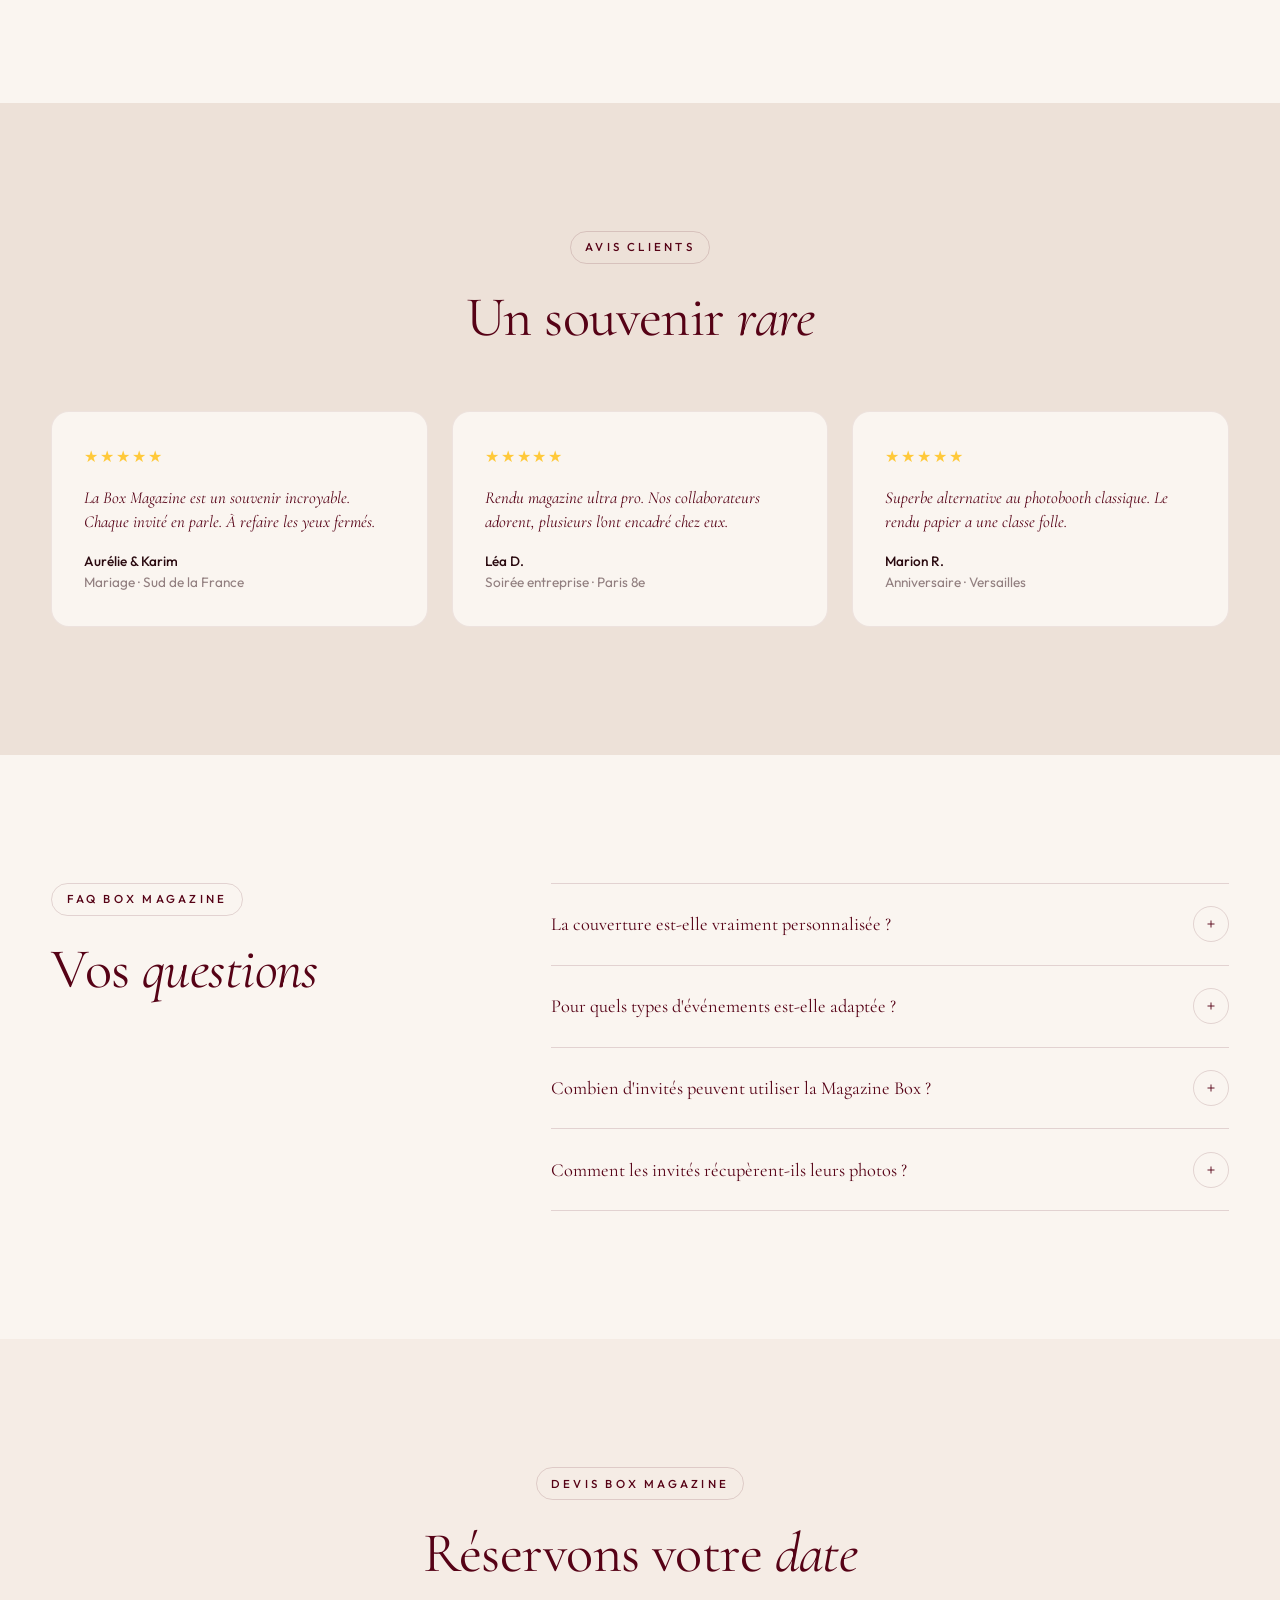
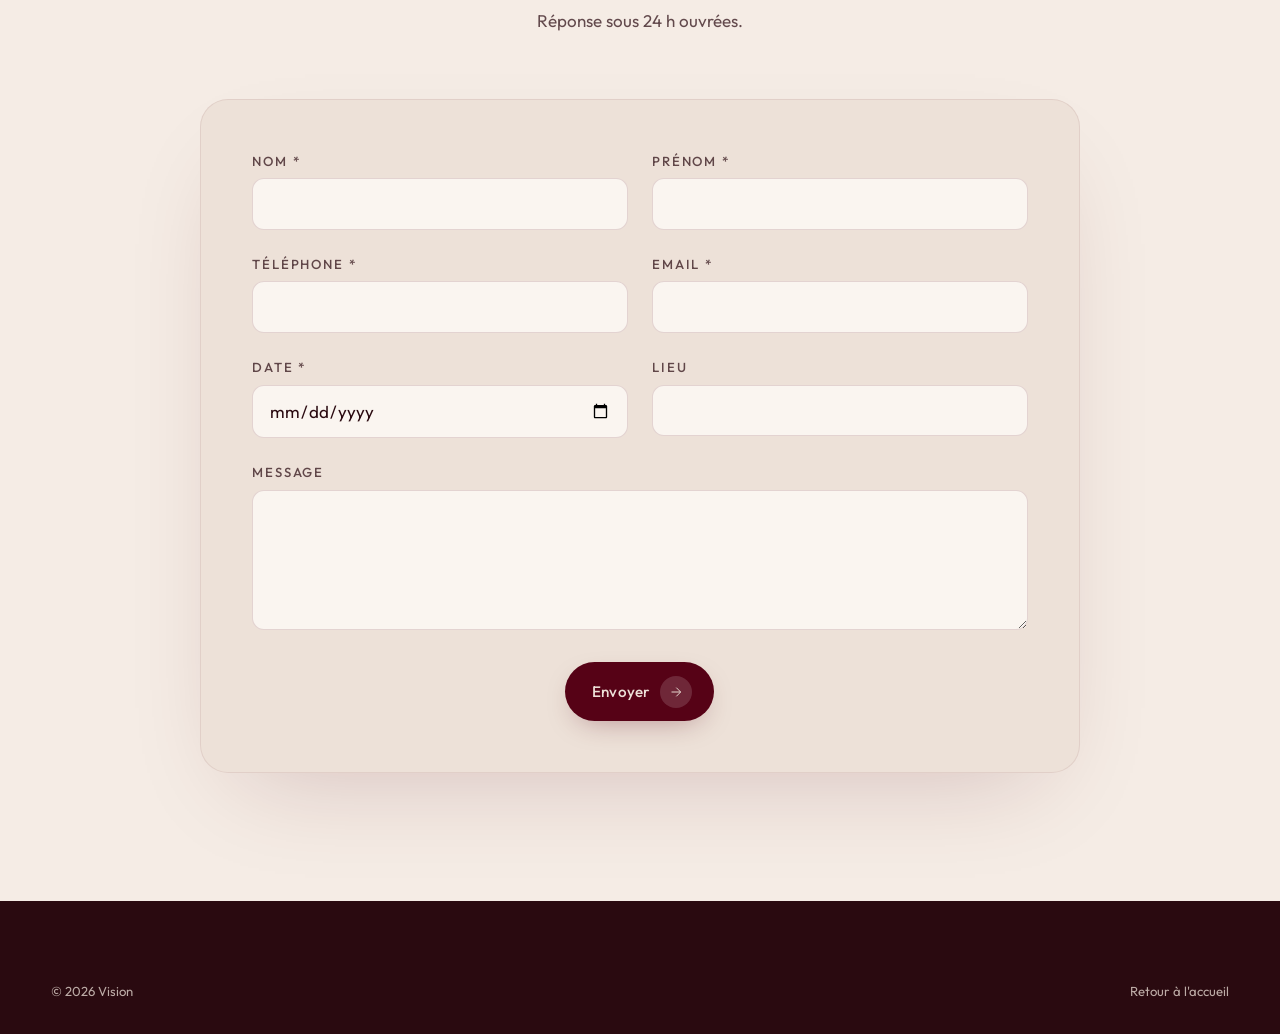
<file: services/box-magazine.html>
<!DOCTYPE html>
<html lang="fr">
  <head>
    <meta charset="UTF-8" />
    <meta name="viewport" content="width=device-width, initial-scale=1.0" />
    <title>Box Magazine — Vision</title>
    <meta name="description" content="Box Magazine Vision : vos invités deviennent la couverture d'un magazine premium imprimé sur place. Format A5, papier épais, maquette personnalisée." />
    <meta name="theme-color" content="#560216" />
    <link rel="preconnect" href="https://fonts.googleapis.com" />
    <link rel="preconnect" href="https://fonts.gstatic.com" crossorigin />
    <link href="https://fonts.googleapis.com/css2?family=Cormorant+Garamond:ital,wght@0,400;0,500;0,600;1,400;1,500&family=Outfit:wght@300;400;500;600&display=swap" rel="stylesheet" />
    <link rel="icon" type="image/svg+xml" href="data:image/svg+xml,%3Csvg xmlns='http://www.w3.org/2000/svg' viewBox='0 0 64 64'%3E%3Crect width='64' height='64' rx='14' fill='%23560216'/%3E%3Ctext x='50%25' y='58%25' font-family='Georgia,serif' font-size='34' font-style='italic' text-anchor='middle' fill='%23ede1d8'%3EV%3C/text%3E%3C/svg%3E" />
    <link rel="stylesheet" href="../assets/css/main.css" />
  </head>
  <body>
    <nav class="nav is-shown">
      <a href="../index.html" class="nav__brand" aria-label="Vision — accueil">
        <img src="../assets/img/logo-bordeaux.png" alt="Vision" class="nav__brand-img" onload="this.classList.add('is-loaded'); this.nextElementSibling.style.display='none';" />
        <span class="nav__brand-text">Vision</span>
      </a>
      <ul class="nav__links">
        <li><a href="../index.html#about">À propos</a></li>
        <li><a href="../index.html#services">Prestations</a></li>
        <li><a href="../index.html#bestsellers">Best Sellers</a></li>
        <li><a href="../index.html#faq">FAQ</a></li>
      </ul>
      <a href="#devis" class="btn btn--primary nav__cta">Demander un devis<span class="btn__icon"><svg viewBox="0 0 24 24" fill="none" stroke="currentColor" stroke-width="1.6" stroke-linecap="round" stroke-linejoin="round"><path d="M5 12h14M13 5l7 7-7 7"/></svg></span></a>
      <button class="nav__burger"><span></span></button>
    </nav>
    <div class="nav-overlay">
      <ul class="nav-overlay__links">
        <li><a href="../index.html#about">À propos</a></li>
        <li><a href="../index.html#services">Prestations</a></li>
        <li><a href="../index.html#bestsellers">Best Sellers</a></li>
        <li><a href="../index.html#faq">FAQ</a></li>
        <li><a href="#devis">Devis</a></li>
      </ul>
    </div>

    <header class="svc-hero">
      <div class="page svc-hero__inner">
        <div class="svc-hero__breadcrumb"><a href="../index.html">Accueil</a> · Box Magazine</div>
        <span class="hero__eyebrow hero-anim">Signature éditoriale</span>
        <h1 class="hero-anim">La <em>Box Magazine</em><br />vos invités en <em>cover</em></h1>
        <p class="svc-hero__sub hero-anim">
          Une cabine immersive dont la façade reproduit une véritable
          couverture de magazine, entièrement personnalisée aux couleurs et
          au thème de votre événement. Vos invités entrent, prennent la
          pose, et repartent avec des photos originales façon « Une de
          magazine » — premium, immersives et particulièrement photogéniques.
        </p>
        <div class="hero__ctas hero-anim" style="margin-top: 2rem;">
          <a href="#devis" class="btn btn--primary">Réserver<span class="btn__icon"><svg viewBox="0 0 24 24" fill="none" stroke="currentColor" stroke-width="1.6" stroke-linecap="round" stroke-linejoin="round"><path d="M5 12h14M13 5l7 7-7 7"/></svg></span></a>
          <a href="#comprendre" class="btn btn--ghost btn--on-dark">Comprendre en 30 s<span class="btn__icon"><svg viewBox="0 0 24 24" fill="none" stroke="currentColor" stroke-width="1.6" stroke-linecap="round" stroke-linejoin="round"><path d="M12 5v14M5 12l7 7 7-7"/></svg></span></a>
        </div>
      </div>
    </header>

    <section class="section" id="comprendre" style="background: var(--creme);">
      <div class="page">
        <div style="text-align: center; margin-bottom: var(--s-16); max-width: 640px; margin-inline: auto;">
          <span class="eyebrow js-reveal">Fonctionnement</span>
          <h2 class="js-reveal" data-delay="0.05">Une expérience <em>en trois temps</em></h2>
        </div>
        <div class="feat-grid">
          <div class="feat-card js-reveal">
            <div class="feat-card__icon"><svg viewBox="0 0 24 24"><rect x="4" y="3" width="16" height="18" rx="2"/><path d="M8 8h8M8 12h8M8 16h5"/></svg></div>
            <h3>01 · Personnalisation de votre couverture</h3>
            <p>Nous créons une couverture de magazine 100 % sur mesure, adaptée à votre événement : logos, couleurs, titre, visuels, date, slogan, identité complète.</p>
          </div>
          <div class="feat-card js-reveal" data-delay="0.05">
            <div class="feat-card__icon"><svg viewBox="0 0 24 24"><rect x="3" y="7" width="18" height="12" rx="2"/><circle cx="12" cy="13" r="3"/><path d="M8 7l2-3h4l2 3"/></svg></div>
            <h3>02 · Les invités entrent dans la Magazine Box</h3>
            <p>Vos invités entrent dans la cabine immersive et prennent la pose au cœur d'une véritable Une éditoriale — une expérience ludique et immersive.</p>
          </div>
          <div class="feat-card js-reveal" data-delay="0.1">
            <div class="feat-card__icon"><svg viewBox="0 0 24 24"><path d="M12 2l2.9 6.9L22 10l-5.5 4.8L18 22l-6-3.3L6 22l1.5-7.2L2 10l7.1-1.1L12 2z"/></svg></div>
            <h3>03 · Des souvenirs uniques</h3>
            <p>Chaque invité repart avec des photos originales donnant réellement l'impression d'être en couverture d'un magazine premium.</p>
          </div>
        </div>
      </div>
    </section>

    <section class="section" style="background: var(--creme-30);">
      <div class="page">
        <div class="svc-content" style="display: grid; grid-template-columns: 1fr 1fr; gap: clamp(2rem, 5vw, 5rem); align-items: center;">
          <div>
            <span class="eyebrow js-reveal">Personnalisation</span>
            <h2 class="js-reveal" data-delay="0.05">Chaque détail à votre <em>image</em></h2>
            <p class="js-reveal" data-delay="0.1" style="color: var(--ink-70);">
              La façade de la cabine reproduit une véritable couverture de
              magazine, entièrement créée sur mesure aux couleurs, au thème
              et à l'identité de votre événement.
            </p>
            <ul class="svc-list js-reveal" data-delay="0.15" style="margin-top: var(--s-6);">
              <li>Couverture magazine 100 % sur mesure (logos, titre, slogan, date)</li>
              <li>Couleurs, typographies et visuels aux couleurs de votre événement</li>
              <li>Design adapté à chaque univers : mariage, anniversaire, entreprise, lancement de produit, salon…</li>
              <li>Cabine immersive premium, spacieuse et prête à accueillir vos invités</li>
              <li>Prestation clé en main : installation, animation sur place et désinstallation incluses</li>
              <li>Photos originales façon « Une de magazine » — un souvenir mémorable et hautement photogénique</li>
            </ul>
          </div>

          <div class="annot-photo js-reveal" style="aspect-ratio: 4/5;">
            <img src="../assets/img/prestations/box-magazine/IMG_7613_3.jpg" alt="Box Magazine Vision — cabine avec couverture personnalisée" />
            <div class="annot" style="top: 15%; left: 55%;">
              <span class="annot__dot"></span>
              <span class="annot__label">Titre & slogan du magazine personnalisés</span>
            </div>
            <div class="annot" style="top: 45%; left: 55%;">
              <span class="annot__dot"></span>
              <span class="annot__label">Façade cabine — couverture 100 % sur mesure à vos couleurs</span>
            </div>
            <div class="annot" style="top: 72%; left: 55%;">
              <span class="annot__dot"></span>
              <span class="annot__label">Espace immersif où vos invités entrent et prennent la pose</span>
            </div>
          </div>
        </div>
      </div>
    </section>

    <section class="section" style="background: var(--creme);">
      <div class="page">
        <div style="text-align: center; margin-bottom: var(--s-16);">
          <span class="eyebrow js-reveal">Tout compris</span>
          <h2 class="js-reveal" data-delay="0.05">Ce qu'on <em>apporte</em></h2>
        </div>
        <div class="feat-grid">
          <div class="feat-card js-reveal">
            <div class="feat-card__icon"><svg viewBox="0 0 24 24"><rect x="3" y="7" width="18" height="12" rx="2"/><circle cx="12" cy="13" r="3"/><path d="M8 7l2-3h4l2 3"/></svg></div>
            <h3>Photographe dédié</h3>
            <p>Professionnel qui pose vos invités et capture le meilleur angle.</p>
          </div>
          <div class="feat-card js-reveal" data-delay="0.05">
            <div class="feat-card__icon"><svg viewBox="0 0 24 24"><circle cx="12" cy="12" r="9"/><path d="M12 3v9l6 3"/></svg></div>
            <h3>Éclairage cinéma</h3>
            <p>Lumière professionnelle pour un rendu magazine impeccable.</p>
          </div>
          <div class="feat-card js-reveal" data-delay="0.1">
            <div class="feat-card__icon"><svg viewBox="0 0 24 24"><rect x="4" y="4" width="16" height="16" rx="2"/><path d="M8 12h8M8 8h8M8 16h5"/></svg></div>
            <h3>Impressions illimitées</h3>
            <p>Chaque invité repart avec son magazine. Sans limite.</p>
          </div>
          <div class="feat-card js-reveal" data-delay="0.15">
            <div class="feat-card__icon"><svg viewBox="0 0 24 24"><path d="M12 3l3 6 6 1-4.5 4.5 1 6.5L12 18l-5.5 3 1-6.5L3 10l6-1z"/></svg></div>
            <h3>Maquette premium</h3>
            <p>Plusieurs styles éditoriaux (Vogue, Elle, GQ, Time…) au choix.</p>
          </div>
          <div class="feat-card js-reveal" data-delay="0.2">
            <div class="feat-card__icon"><svg viewBox="0 0 24 24"><rect x="3" y="3" width="18" height="18" rx="2"/><circle cx="9" cy="9" r="2"/><path d="M21 15l-5-5L5 21"/></svg></div>
            <h3>Galerie numérique HD</h3>
            <p>Toutes les photos originales livrées le lendemain en HD.</p>
          </div>
          <div class="feat-card js-reveal" data-delay="0.25">
            <div class="feat-card__icon"><svg viewBox="0 0 24 24"><path d="M20 6L9 17l-5-5"/></svg></div>
            <h3>Installation incluse</h3>
            <p>Montage 1 h avant, démontage inclus. Zéro souci pour vous.</p>
          </div>
        </div>
      </div>
    </section>

    <section class="section" style="background: var(--creme-30);">
      <div class="page">
        <div style="text-align: center; margin-bottom: var(--s-12);">
          <span class="eyebrow js-reveal">En situation</span>
          <h2 class="js-reveal" data-delay="0.05">La Box Magazine <em>en événement</em></h2>
        </div>
        <div class="svc-masonry">
          <div class="svc-masonry__item js-reveal"><img src="../assets/img/prestations/box-magazine/IMG_3698.jpg" alt="Magazine Box Vision en événement" loading="lazy" /></div>
          <div class="svc-masonry__item js-reveal" data-delay="0.05"><img src="../assets/img/prestations/box-magazine/D5224A71-EBD4-4E37-BBA7-82D38429D421.jpg" alt="Magazine Box Vision en événement" loading="lazy" /></div>
          <div class="svc-masonry__item js-reveal" data-delay="0.1"><img src="../assets/img/prestations/box-magazine/IMG_6925.jpg" alt="Magazine Box Vision en événement" loading="lazy" /></div>
          <div class="svc-masonry__item js-reveal" data-delay="0.15"><img src="../assets/img/prestations/box-magazine/img-020222.jpg" alt="Magazine Box Vision en événement" loading="lazy" /></div>
          <div class="svc-masonry__item js-reveal" data-delay="0.2"><img src="../assets/img/prestations/box-magazine/paulsmith-149.jpg" alt="Magazine Box Vision en événement" loading="lazy" /></div>
          <div class="svc-masonry__item js-reveal" data-delay="0.25"><img src="../assets/img/prestations/box-magazine/paulsmith-153.jpg" alt="Magazine Box Vision en événement" loading="lazy" /></div>
        </div>
      </div>
    </section>

    <section class="section" style="background: var(--creme);">
      <div class="page">
        <div style="text-align: center; margin-bottom: var(--s-16);">
          <span class="eyebrow js-reveal">Avis clients</span>
          <h2 class="js-reveal" data-delay="0.05">Un souvenir <em>rare</em></h2>
        </div>
        <div class="svc-reviews">
          <article class="svc-review js-reveal">
            <div class="svc-review__stars">★★★★★</div>
            <p class="svc-review__quote">La Box Magazine est un souvenir incroyable. Chaque invité en parle. À refaire les yeux fermés.</p>
            <div class="svc-review__author"><strong>Aurélie &amp; Karim</strong>Mariage · Sud de la France</div>
          </article>
          <article class="svc-review js-reveal" data-delay="0.05">
            <div class="svc-review__stars">★★★★★</div>
            <p class="svc-review__quote">Rendu magazine ultra pro. Nos collaborateurs adorent, plusieurs l'ont encadré chez eux.</p>
            <div class="svc-review__author"><strong>Léa D.</strong>Soirée entreprise · Paris 8e</div>
          </article>
          <article class="svc-review js-reveal" data-delay="0.1">
            <div class="svc-review__stars">★★★★★</div>
            <p class="svc-review__quote">Superbe alternative au photobooth classique. Le rendu papier a une classe folle.</p>
            <div class="svc-review__author"><strong>Marion R.</strong>Anniversaire · Versailles</div>
          </article>
        </div>
      </div>
    </section>

    <section class="section faq" style="background: var(--creme-30);">
      <div class="page">
        <div class="faq__grid">
          <div class="faq__head"><span class="eyebrow js-reveal">FAQ Box Magazine</span><h2 class="js-reveal" data-delay="0.05">Vos <em>questions</em></h2></div>
          <ul class="faq__list js-reveal">
            <li class="faq__item"><button class="faq__q">La couverture est-elle vraiment personnalisée ?<span class="faq__toggle"><svg viewBox="0 0 24 24" fill="none" stroke="currentColor" stroke-width="1.8"><path d="M12 5v14M5 12h14"/></svg></span></button><div class="faq__a"><div class="faq__a-inner">Oui, à 100 %. Nous créons une couverture unique pour votre événement : logos, titre, slogan, visuels, date, couleurs et typographies. La maquette est validée avec vous avant le jour J.</div></div></li>
            <li class="faq__item"><button class="faq__q">Pour quels types d'événements est-elle adaptée ?<span class="faq__toggle"><svg viewBox="0 0 24 24" fill="none" stroke="currentColor" stroke-width="1.8"><path d="M12 5v14M5 12h14"/></svg></span></button><div class="faq__a"><div class="faq__a-inner">Tous types d'événements : mariages, anniversaires, événements d'entreprise, lancements de produit, salons professionnels, soirées privées… La couverture s'adapte à chaque univers.</div></div></li>
            <li class="faq__item"><button class="faq__q">Combien d'invités peuvent utiliser la Magazine Box ?<span class="faq__toggle"><svg viewBox="0 0 24 24" fill="none" stroke="currentColor" stroke-width="1.8"><path d="M12 5v14M5 12h14"/></svg></span></button><div class="faq__a"><div class="faq__a-inner">Illimité pendant toute la durée réservée. La cabine accueille aussi bien les poses solo que les groupes pour un moment ludique et immersif.</div></div></li>
            <li class="faq__item"><button class="faq__q">Comment les invités récupèrent-ils leurs photos ?<span class="faq__toggle"><svg viewBox="0 0 24 24" fill="none" stroke="currentColor" stroke-width="1.8"><path d="M12 5v14M5 12h14"/></svg></span></button><div class="faq__a"><div class="faq__a-inner">Chaque invité repart avec ses photos façon « Une de magazine ». Les fichiers sont partagés après l'événement via une galerie privée en ligne — un souvenir premium et immédiatement partageable.</div></div></li>
          </ul>
        </div>
      </div>
    </section>

    <section class="section form-section" id="devis">
      <div class="page">
        <div class="form-section__head">
          <span class="eyebrow js-reveal">Devis Box Magazine</span>
          <h2 class="js-reveal" data-delay="0.05">Réservons votre <em>date</em></h2>
          <p class="js-reveal" data-delay="0.1">Réponse sous 24 h ouvrées.</p>
        </div>
        <div class="form-wrap js-reveal">
          <form id="devis-form" action="https://formsubmit.co/ap.vision24@outlook.fr" method="POST">
            <input type="hidden" name="_subject" value="Devis Box Magazine — Vision" />
            <input type="hidden" name="_captcha" value="false" />
            <input type="hidden" name="_template" value="table" />
            <input type="text" name="_honey" style="display:none" tabindex="-1" autocomplete="off" />
            <input type="hidden" name="prestation" value="Box Magazine" />
            <div class="form-grid">
              <div class="form-field"><label>Nom *</label><input name="nom" required /></div>
              <div class="form-field"><label>Prénom *</label><input name="prenom" required /></div>
              <div class="form-field"><label>Téléphone *</label><input name="telephone" type="tel" required /></div>
              <div class="form-field"><label>Email *</label><input name="email" type="email" required /></div>
              <div class="form-field"><label>Date *</label><input name="date" type="date" required /></div>
              <div class="form-field"><label>Lieu</label><input name="lieu" /></div>
              <div class="form-field form-field--full"><label>Message</label><textarea name="message"></textarea></div>
            </div>
            <div class="form-submit"><button type="submit" class="btn btn--primary">Envoyer<span class="btn__icon"><svg viewBox="0 0 24 24" fill="none" stroke="currentColor" stroke-width="1.6" stroke-linecap="round" stroke-linejoin="round"><path d="M5 12h14M13 5l7 7-7 7"/></svg></span></button></div>
          </form>
          <div class="form-success" id="devis-success">
            <div class="form-success__icon"><svg viewBox="0 0 24 24" fill="none" stroke="currentColor" stroke-width="1.8" stroke-linecap="round" stroke-linejoin="round"><path d="M20 6L9 17l-5-5"/></svg></div>
            <h3>Demande envoyée</h3><p style="color: var(--ink-70); margin-inline:auto;">Votre demande a bien été envoyée. Nous vous répondrons dans les plus brefs délais.</p>
          </div>
        </div>
      </div>
    </section>

    <footer class="footer">
      <div class="page">
        <div class="footer__bottom" style="border: 0; padding-top: 0;">
          <span>© <span id="year"></span> Vision</span>
          <a href="../index.html">Retour à l'accueil</a>
        </div>
      </div>
    </footer>
    <script>document.getElementById("year").textContent = new Date().getFullYear();</script>
    <script src="../assets/js/main.js"></script>
    <script src="../assets/js/form.js"></script>
  <script src="../assets/js/vision24-crm-intake.js" defer></script>
</body>
</html>
</file>
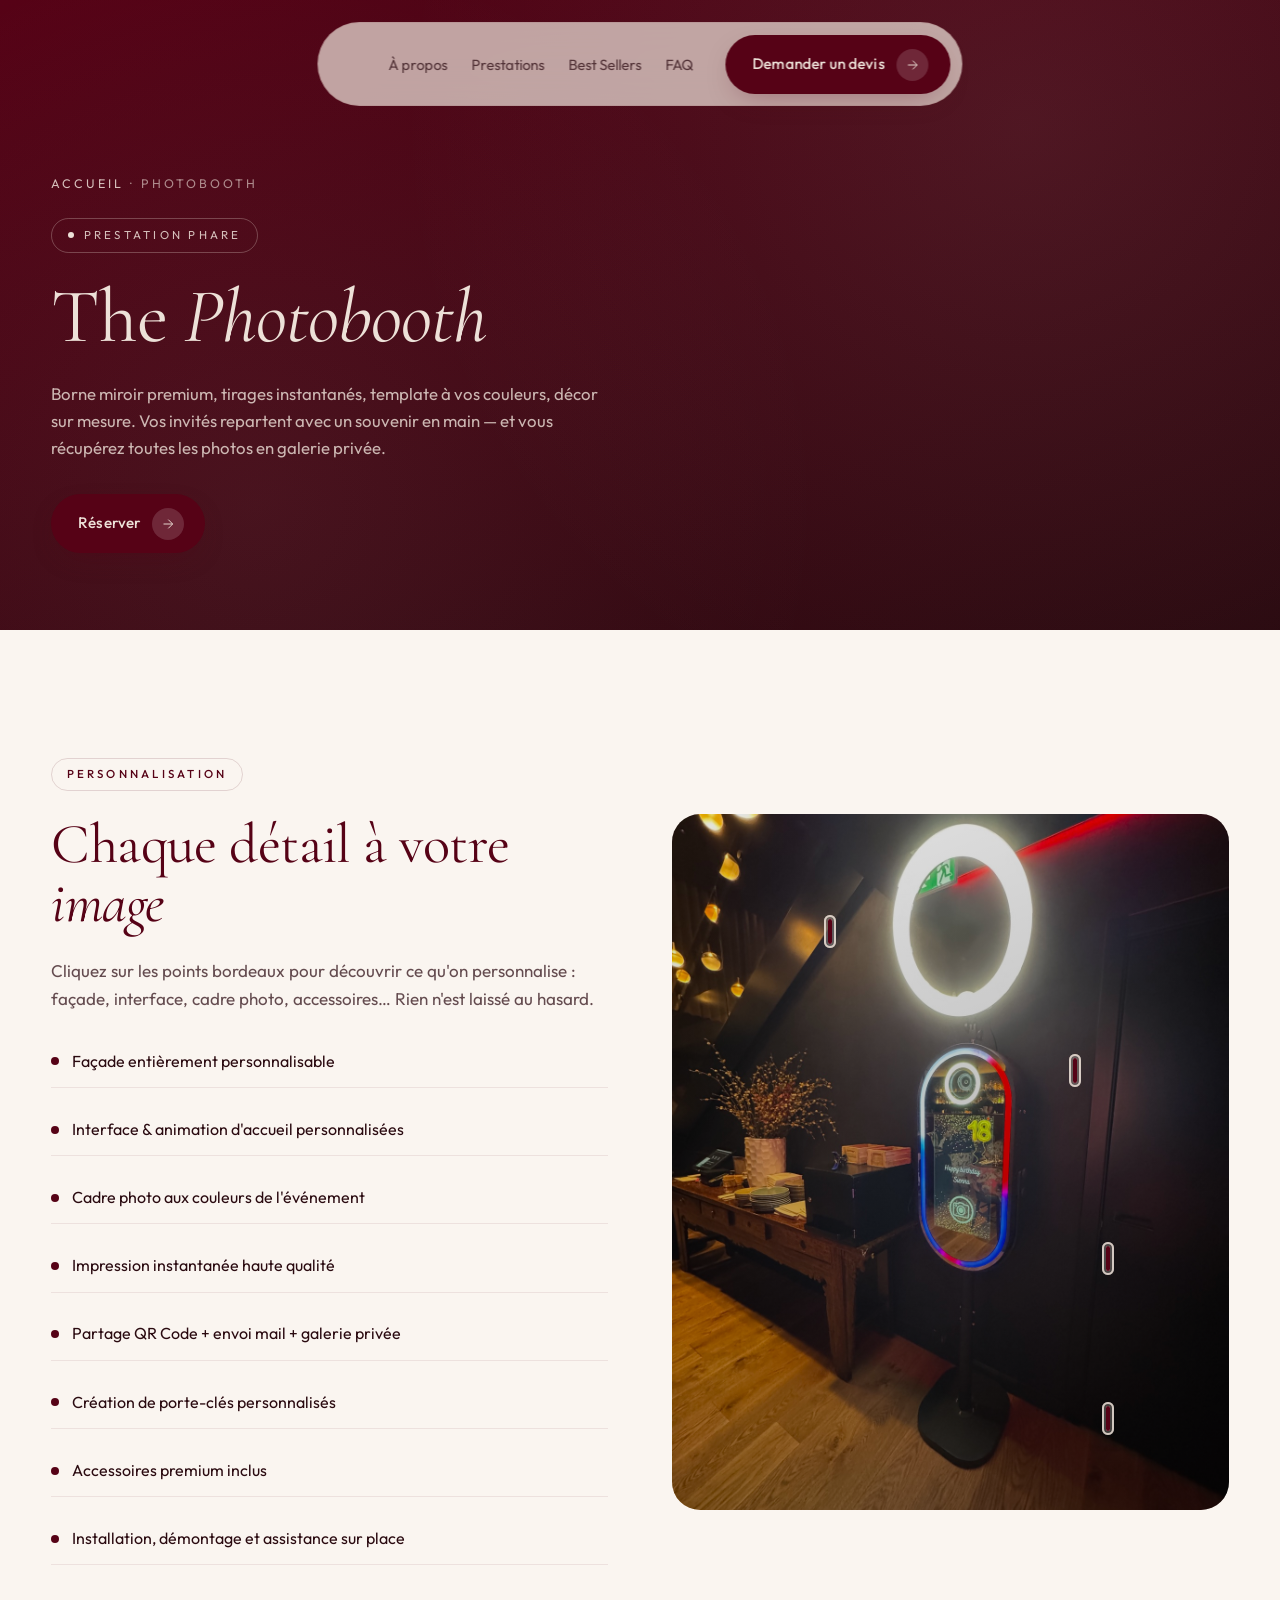
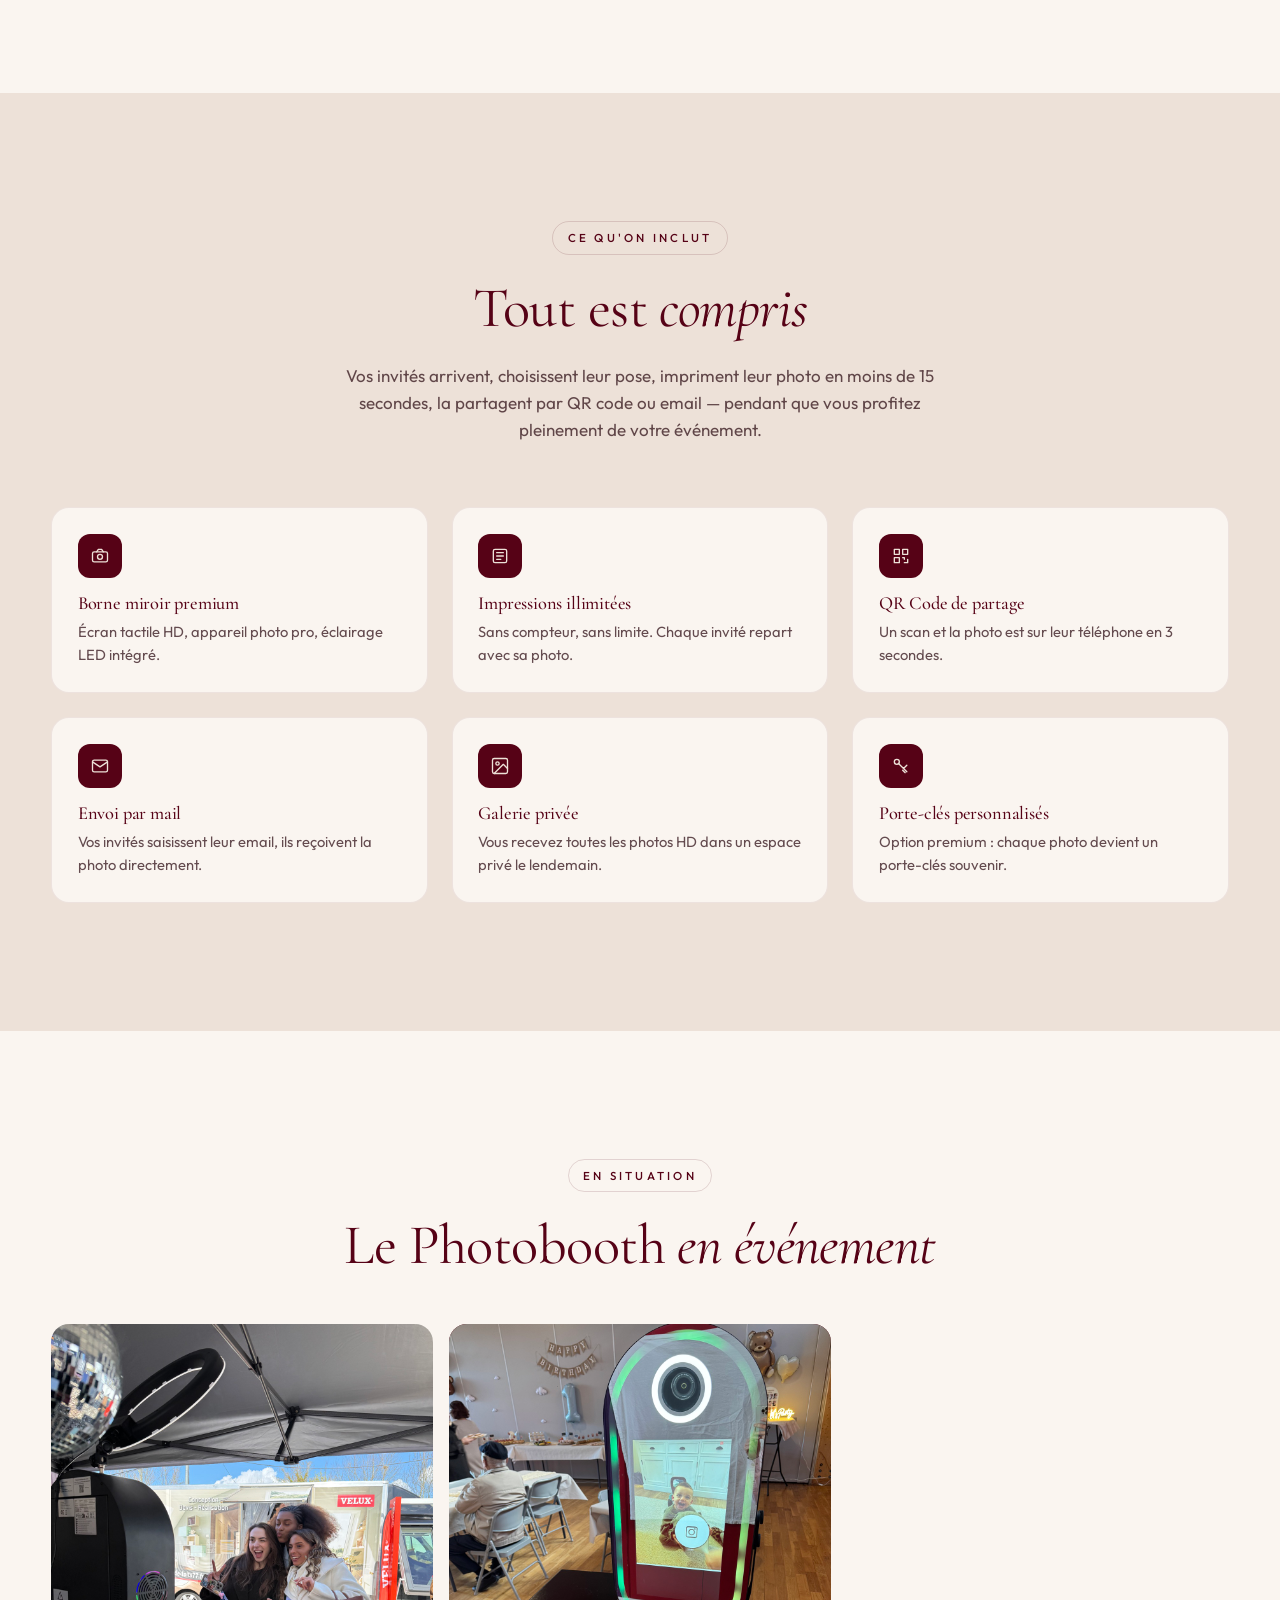
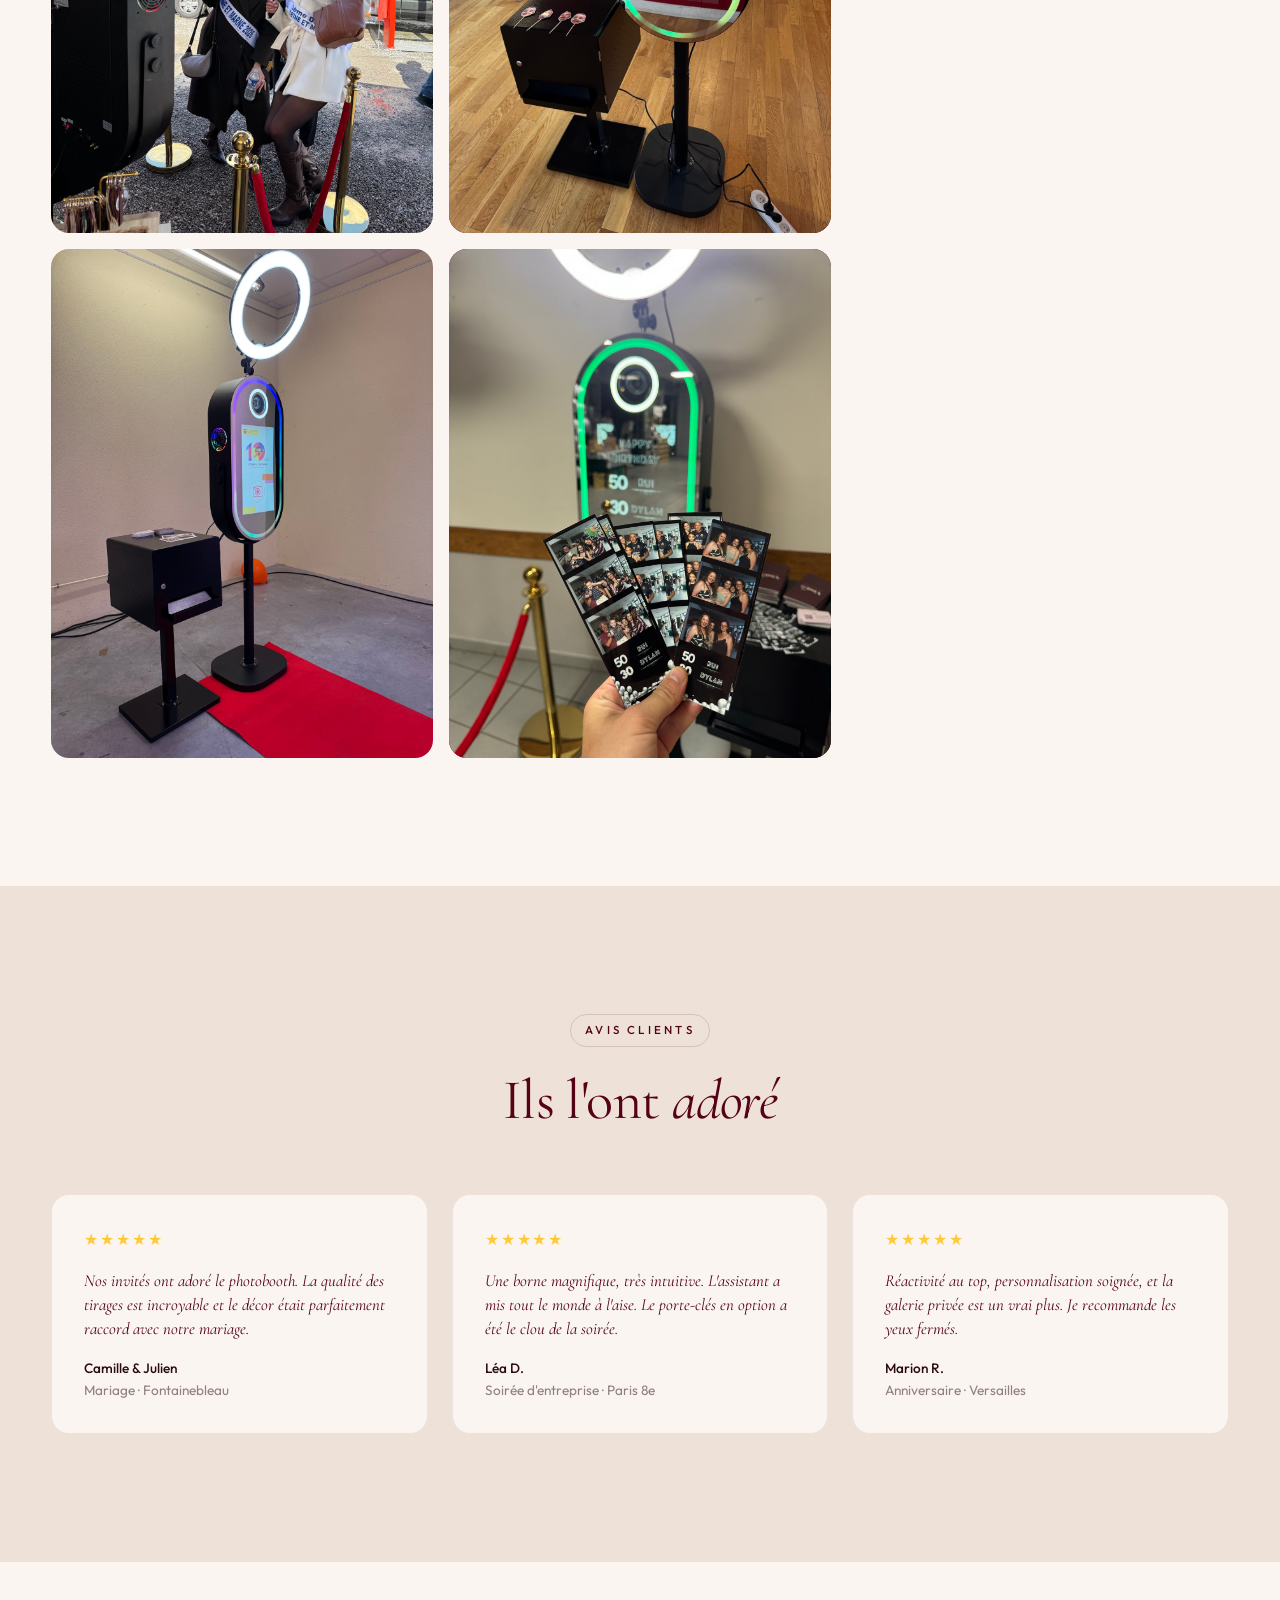
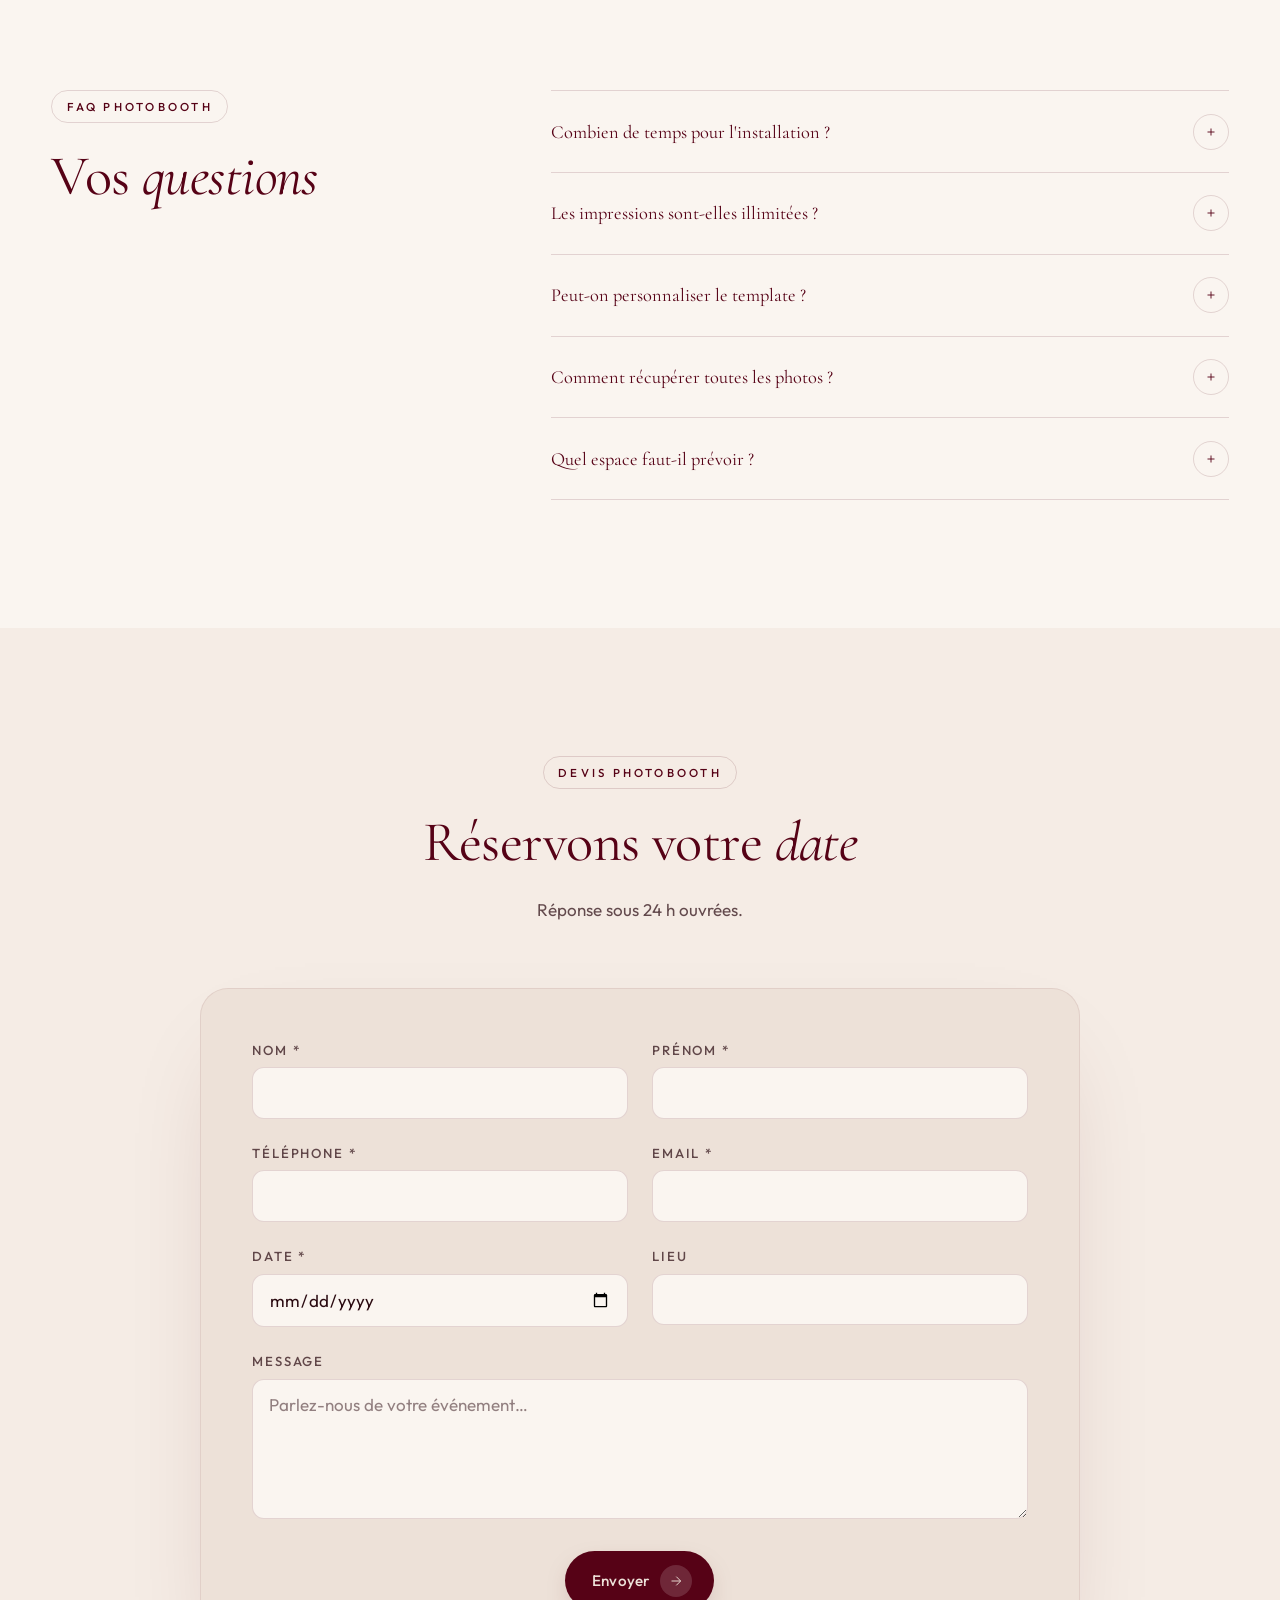
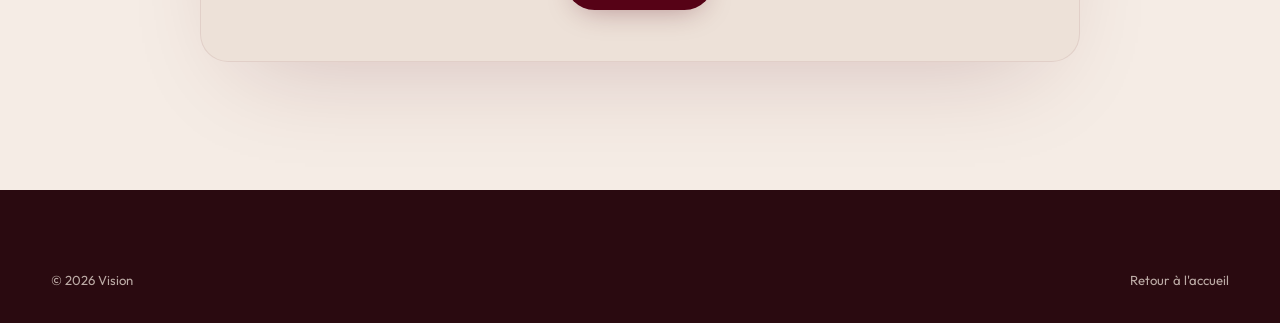
<file: services/photobooth.html>
<!DOCTYPE html>
<html lang="fr">
  <head>
    <meta charset="UTF-8" />
    <meta name="viewport" content="width=device-width, initial-scale=1.0" />
    <title>Photobooth premium — Vision</title>
    <meta name="description" content="Photobooth premium pour mariages, entreprises et soirées. Impressions instantanées, décor personnalisé, partage QR code, envoi mail, galerie privée. Paris & partout en France." />
    <meta name="theme-color" content="#560216" />
    <link rel="preconnect" href="https://fonts.googleapis.com" />
    <link rel="preconnect" href="https://fonts.gstatic.com" crossorigin />
    <link href="https://fonts.googleapis.com/css2?family=Cormorant+Garamond:ital,wght@0,400;0,500;0,600;1,400;1,500&family=Outfit:wght@300;400;500;600&display=swap" rel="stylesheet" />
    <link rel="icon" type="image/svg+xml" href="data:image/svg+xml,%3Csvg xmlns='http://www.w3.org/2000/svg' viewBox='0 0 64 64'%3E%3Crect width='64' height='64' rx='14' fill='%23560216'/%3E%3Ctext x='50%25' y='58%25' font-family='Georgia,serif' font-size='34' font-style='italic' text-anchor='middle' fill='%23ede1d8'%3EV%3C/text%3E%3C/svg%3E" />
    <link rel="stylesheet" href="../assets/css/main.css" />
  </head>
  <body>
    <nav class="nav is-shown">
      <a href="../index.html" class="nav__brand" aria-label="Vision — accueil">
        <img src="../assets/img/logo-bordeaux.png" alt="Vision" class="nav__brand-img" onload="this.classList.add('is-loaded'); this.nextElementSibling.style.display='none';" />
        <span class="nav__brand-text">Vision</span>
      </a>
      <ul class="nav__links">
        <li><a href="../index.html#about">À propos</a></li>
        <li><a href="../index.html#services">Prestations</a></li>
        <li><a href="../index.html#bestsellers">Best Sellers</a></li>
        <li><a href="../index.html#faq">FAQ</a></li>
      </ul>
      <a href="#devis" class="btn btn--primary nav__cta">Demander un devis
        <span class="btn__icon"><svg viewBox="0 0 24 24" fill="none" stroke="currentColor" stroke-width="1.6" stroke-linecap="round" stroke-linejoin="round"><path d="M5 12h14M13 5l7 7-7 7"/></svg></span>
      </a>
      <button class="nav__burger"><span></span></button>
    </nav>
    <div class="nav-overlay">
      <ul class="nav-overlay__links">
        <li><a href="../index.html#about">À propos</a></li>
        <li><a href="../index.html#services">Prestations</a></li>
        <li><a href="../index.html#bestsellers">Best Sellers</a></li>
        <li><a href="../index.html#faq">FAQ</a></li>
        <li><a href="#devis">Devis</a></li>
      </ul>
    </div>

    <header class="svc-hero">
      <div class="page svc-hero__inner">
        <div class="svc-hero__breadcrumb"><a href="../index.html">Accueil</a> · Photobooth</div>
        <span class="hero__eyebrow hero-anim">Prestation phare</span>
        <h1 class="hero-anim">The <em>Photobooth</em></h1>
        <p class="svc-hero__sub hero-anim">
          Borne miroir premium, tirages instantanés, template à vos couleurs,
          décor sur mesure. Vos invités repartent avec un souvenir en main —
          et vous récupérez toutes les photos en galerie privée.
        </p>
        <div class="hero__ctas hero-anim" style="margin-top: 2rem;">
          <a href="#devis" class="btn btn--primary">Réserver
            <span class="btn__icon"><svg viewBox="0 0 24 24" fill="none" stroke="currentColor" stroke-width="1.6" stroke-linecap="round" stroke-linejoin="round"><path d="M5 12h14M13 5l7 7-7 7"/></svg></span>
          </a>
        </div>
      </div>
    </header>

    <!-- PERSONNALISATION avec photo annotée -->
    <section class="section" style="background: var(--creme-30);">
      <div class="page">
        <div style="display: grid; grid-template-columns: 1fr 1fr; gap: clamp(2rem, 5vw, 5rem); align-items: center;" class="svc-content">
          <div>
            <span class="eyebrow js-reveal">Personnalisation</span>
            <h2 class="js-reveal" data-delay="0.05">Chaque détail à votre <em>image</em></h2>
            <p class="js-reveal" data-delay="0.1" style="color: var(--ink-70);">
              Cliquez sur les points bordeaux pour découvrir ce qu'on
              personnalise : façade, interface, cadre photo, accessoires…
              Rien n'est laissé au hasard.
            </p>
            <ul class="svc-list js-reveal" data-delay="0.15" style="margin-top: var(--s-6);">
              <li>Façade entièrement personnalisable</li>
              <li>Interface & animation d'accueil personnalisées</li>
              <li>Cadre photo aux couleurs de l'événement</li>
              <li>Impression instantanée haute qualité</li>
              <li>Partage QR Code + envoi mail + galerie privée</li>
              <li>Création de porte-clés personnalisés</li>
              <li>Accessoires premium inclus</li>
              <li>Installation, démontage et assistance sur place</li>
            </ul>
          </div>

          <div class="annot-photo js-reveal">
            <img src="../assets/img/prestations/photobooth/IMG_2461.jpg" alt="Photobooth Vision personnalisé" />
            <div class="annot" style="top: 15%; left: 28%;">
              <span class="annot__dot"></span>
              <span class="annot__label">Façade entièrement personnalisable aux couleurs de votre événement</span>
            </div>
            <div class="annot annot--left" style="top: 35%; left: 72%;">
              <span class="annot__dot"></span>
              <span class="annot__label">Interface tactile personnalisée (logo, prénoms, thème)</span>
            </div>
            <div class="annot annot--left" style="top: 62%; left: 78%;">
              <span class="annot__dot"></span>
              <span class="annot__label">Accessoires premium inclus (lunettes, chapeaux, pancartes)</span>
            </div>
            <div class="annot annot--left" style="top: 85%; left: 78%;">
              <span class="annot__dot"></span>
              <span class="annot__label">Installation, démontage et assistance dédiée</span>
            </div>
          </div>
        </div>
      </div>
    </section>

    <!-- FONCTIONNALITÉS EN GRILLE -->
    <section class="section" id="comprendre" style="background: var(--creme);">
      <div class="page">
        <div style="text-align: center; max-width: 640px; margin: 0 auto var(--s-16);">
          <span class="eyebrow js-reveal">Ce qu'on inclut</span>
          <h2 class="js-reveal" data-delay="0.05">Tout est <em>compris</em></h2>
          <p class="js-reveal" data-delay="0.1" style="color: var(--ink-70); margin-inline: auto; margin-top: var(--s-4);">
            Vos invités arrivent, choisissent leur pose, impriment leur photo
            en moins de 15 secondes, la partagent par QR code ou email —
            pendant que vous profitez pleinement de votre événement.
          </p>
        </div>
        <div class="feat-grid">
          <div class="feat-card js-reveal">
            <div class="feat-card__icon"><svg viewBox="0 0 24 24"><rect x="3" y="7" width="18" height="12" rx="2"/><circle cx="12" cy="13" r="3"/><path d="M8 7l2-3h4l2 3"/></svg></div>
            <h3>Borne miroir premium</h3>
            <p>Écran tactile HD, appareil photo pro, éclairage LED intégré.</p>
          </div>
          <div class="feat-card js-reveal" data-delay="0.05">
            <div class="feat-card__icon"><svg viewBox="0 0 24 24"><rect x="4" y="4" width="16" height="16" rx="2"/><path d="M8 12h8M8 8h8M8 16h5"/></svg></div>
            <h3>Impressions illimitées</h3>
            <p>Sans compteur, sans limite. Chaque invité repart avec sa photo.</p>
          </div>
          <div class="feat-card js-reveal" data-delay="0.1">
            <div class="feat-card__icon"><svg viewBox="0 0 24 24"><rect x="4" y="4" width="6" height="6"/><rect x="14" y="4" width="6" height="6"/><rect x="4" y="14" width="6" height="6"/><path d="M14 14h2v2M20 16v4h-4M16 20h4"/></svg></div>
            <h3>QR Code de partage</h3>
            <p>Un scan et la photo est sur leur téléphone en 3 secondes.</p>
          </div>
          <div class="feat-card js-reveal" data-delay="0.15">
            <div class="feat-card__icon"><svg viewBox="0 0 24 24"><rect x="3" y="5" width="18" height="14" rx="2"/><path d="M3 7l9 6 9-6"/></svg></div>
            <h3>Envoi par mail</h3>
            <p>Vos invités saisissent leur email, ils reçoivent la photo directement.</p>
          </div>
          <div class="feat-card js-reveal" data-delay="0.2">
            <div class="feat-card__icon"><svg viewBox="0 0 24 24"><rect x="3" y="3" width="18" height="18" rx="2"/><circle cx="9" cy="9" r="2"/><path d="M21 15l-5-5L5 21"/></svg></div>
            <h3>Galerie privée</h3>
            <p>Vous recevez toutes les photos HD dans un espace privé le lendemain.</p>
          </div>
          <div class="feat-card js-reveal" data-delay="0.25">
            <div class="feat-card__icon"><svg viewBox="0 0 24 24"><circle cx="7" cy="7" r="3"/><path d="M9 9l10 10M15 15l4-4M14 17l3 3"/></svg></div>
            <h3>Porte-clés personnalisés</h3>
            <p>Option premium : chaque photo devient un porte-clés souvenir.</p>
          </div>
        </div>
      </div>
    </section>

    <!-- GALERIE MASONRY -->
    <section class="section" style="background: var(--creme-30);">
      <div class="page">
        <div style="text-align: center; margin-bottom: var(--s-12);">
          <span class="eyebrow js-reveal">En situation</span>
          <h2 class="js-reveal" data-delay="0.05">Le Photobooth <em>en événement</em></h2>
        </div>
        <div class="svc-masonry">
          <div class="svc-masonry__item js-reveal"><img src="../assets/img/prestations/photobooth/IMG_2835.jpg" alt="Photobooth Vision — décor personnalisé" loading="lazy" /></div>
          <div class="svc-masonry__item js-reveal" data-delay="0.05"><img src="../assets/img/prestations/photobooth/IMG_3023.jpg" alt="Photobooth Vision — ambiance" loading="lazy" /></div>
          <div class="svc-masonry__item js-reveal" data-delay="0.1"><img src="../assets/img/prestations/photobooth/IMG_4245.jpg" alt="Photobooth Vision — décor Instagram" loading="lazy" /></div>
          <div class="svc-masonry__item js-reveal" data-delay="0.15"><img src="../assets/img/prestations/photobooth/IMG_6999.jpg" alt="Photobooth Vision en événement" loading="lazy" /></div>
        </div>
      </div>
    </section>

    <!-- AVIS CLIENTS -->
    <section class="section" style="background: var(--creme);">
      <div class="page">
        <div style="text-align: center; margin-bottom: var(--s-16);">
          <span class="eyebrow js-reveal">Avis clients</span>
          <h2 class="js-reveal" data-delay="0.05">Ils l'ont <em>adoré</em></h2>
        </div>
        <div class="svc-reviews">
          <article class="svc-review js-reveal">
            <div class="svc-review__stars">★★★★★</div>
            <p class="svc-review__quote">Nos invités ont adoré le photobooth. La qualité des tirages est incroyable et le décor était parfaitement raccord avec notre mariage.</p>
            <div class="svc-review__author"><strong>Camille &amp; Julien</strong>Mariage · Fontainebleau</div>
          </article>
          <article class="svc-review js-reveal" data-delay="0.05">
            <div class="svc-review__stars">★★★★★</div>
            <p class="svc-review__quote">Une borne magnifique, très intuitive. L'assistant a mis tout le monde à l'aise. Le porte-clés en option a été le clou de la soirée.</p>
            <div class="svc-review__author"><strong>Léa D.</strong>Soirée d'entreprise · Paris 8e</div>
          </article>
          <article class="svc-review js-reveal" data-delay="0.1">
            <div class="svc-review__stars">★★★★★</div>
            <p class="svc-review__quote">Réactivité au top, personnalisation soignée, et la galerie privée est un vrai plus. Je recommande les yeux fermés.</p>
            <div class="svc-review__author"><strong>Marion R.</strong>Anniversaire · Versailles</div>
          </article>
        </div>
      </div>
    </section>

    <!-- FAQ -->
    <section class="section faq" style="background: var(--creme-30);">
      <div class="page">
        <div class="faq__grid">
          <div class="faq__head">
            <span class="eyebrow js-reveal">FAQ Photobooth</span>
            <h2 class="js-reveal" data-delay="0.05">Vos <em>questions</em></h2>
          </div>
          <ul class="faq__list js-reveal">
            <li class="faq__item"><button class="faq__q">Combien de temps pour l'installation ?<span class="faq__toggle"><svg viewBox="0 0 24 24" fill="none" stroke="currentColor" stroke-width="1.8"><path d="M12 5v14M5 12h14"/></svg></span></button><div class="faq__a"><div class="faq__a-inner">1 h avant le lancement de votre événement, en toute discrétion.</div></div></li>
            <li class="faq__item"><button class="faq__q">Les impressions sont-elles illimitées ?<span class="faq__toggle"><svg viewBox="0 0 24 24" fill="none" stroke="currentColor" stroke-width="1.8"><path d="M12 5v14M5 12h14"/></svg></span></button><div class="faq__a"><div class="faq__a-inner">Pas forcément. Le nombre d'impressions dépend de la formule choisie et de votre demande. Cependant, dans la majorité des événements, nos clients optent pour des tirages illimités afin que chaque invité puisse repartir avec son souvenir.</div></div></li>
            <li class="faq__item"><button class="faq__q">Peut-on personnaliser le template ?<span class="faq__toggle"><svg viewBox="0 0 24 24" fill="none" stroke="currentColor" stroke-width="1.8"><path d="M12 5v14M5 12h14"/></svg></span></button><div class="faq__a"><div class="faq__a-inner">Oui, aux couleurs, prénoms et date de votre événement. Validation avec vous en amont.</div></div></li>
            <li class="faq__item"><button class="faq__q">Comment récupérer toutes les photos ?<span class="faq__toggle"><svg viewBox="0 0 24 24" fill="none" stroke="currentColor" stroke-width="1.8"><path d="M12 5v14M5 12h14"/></svg></span></button><div class="faq__a"><div class="faq__a-inner">Vous recevez le lendemain un lien vers une galerie privée avec toutes les photos HD, téléchargeables individuellement ou en zip.</div></div></li>
            <li class="faq__item"><button class="faq__q">Quel espace faut-il prévoir ?<span class="faq__toggle"><svg viewBox="0 0 24 24" fill="none" stroke="currentColor" stroke-width="1.8"><path d="M12 5v14M5 12h14"/></svg></span></button><div class="faq__a"><div class="faq__a-inner">Environ 3 m × 2 m suffisent. Nous nous adaptons à la configuration de votre lieu.</div></div></li>
          </ul>
        </div>
      </div>
    </section>

    <!-- CTA DEVIS -->
    <section class="section form-section" id="devis">
      <div class="page">
        <div class="form-section__head">
          <span class="eyebrow js-reveal">Devis Photobooth</span>
          <h2 class="js-reveal" data-delay="0.05">Réservons votre <em>date</em></h2>
          <p class="js-reveal" data-delay="0.1">Réponse sous 24 h ouvrées.</p>
        </div>
        <div class="form-wrap js-reveal">
          <form id="devis-form" action="https://formsubmit.co/ap.vision24@outlook.fr" method="POST">
            <input type="hidden" name="_subject" value="Devis Photobooth — Vision" />
            <input type="hidden" name="_captcha" value="false" />
            <input type="hidden" name="_template" value="table" />
            <input type="text" name="_honey" style="display:none" tabindex="-1" autocomplete="off" />
            <input type="hidden" name="prestation" value="Photobooth" />
            <div class="form-grid">
              <div class="form-field"><label>Nom *</label><input name="nom" required /></div>
              <div class="form-field"><label>Prénom *</label><input name="prenom" required /></div>
              <div class="form-field"><label>Téléphone *</label><input name="telephone" type="tel" required /></div>
              <div class="form-field"><label>Email *</label><input name="email" type="email" required /></div>
              <div class="form-field"><label>Date *</label><input name="date" type="date" required /></div>
              <div class="form-field"><label>Lieu</label><input name="lieu" /></div>
              <div class="form-field form-field--full"><label>Message</label><textarea name="message" placeholder="Parlez-nous de votre événement…"></textarea></div>
            </div>
            <div class="form-submit"><button type="submit" class="btn btn--primary">Envoyer<span class="btn__icon"><svg viewBox="0 0 24 24" fill="none" stroke="currentColor" stroke-width="1.6" stroke-linecap="round" stroke-linejoin="round"><path d="M5 12h14M13 5l7 7-7 7"/></svg></span></button></div>
          </form>
          <div class="form-success" id="devis-success">
            <div class="form-success__icon"><svg viewBox="0 0 24 24" fill="none" stroke="currentColor" stroke-width="1.8" stroke-linecap="round" stroke-linejoin="round"><path d="M20 6L9 17l-5-5"/></svg></div>
            <h3>Demande envoyée</h3><p style="color: var(--ink-70); margin-inline:auto;">Votre demande a bien été envoyée. Nous vous répondrons dans les plus brefs délais.</p>
          </div>
        </div>
      </div>
    </section>

    <footer class="footer">
      <div class="page">
        <div class="footer__bottom" style="border: 0; padding-top: 0;">
          <span>© <span id="year"></span> Vision</span>
          <a href="../index.html">Retour à l'accueil</a>
        </div>
      </div>
    </footer>
    <script>document.getElementById("year").textContent = new Date().getFullYear();</script>
    <script src="../assets/js/main.js"></script>
    <script src="../assets/js/form.js"></script>
  <script src="../assets/js/vision24-crm-intake.js" defer></script>
</body>
</html>
</file>
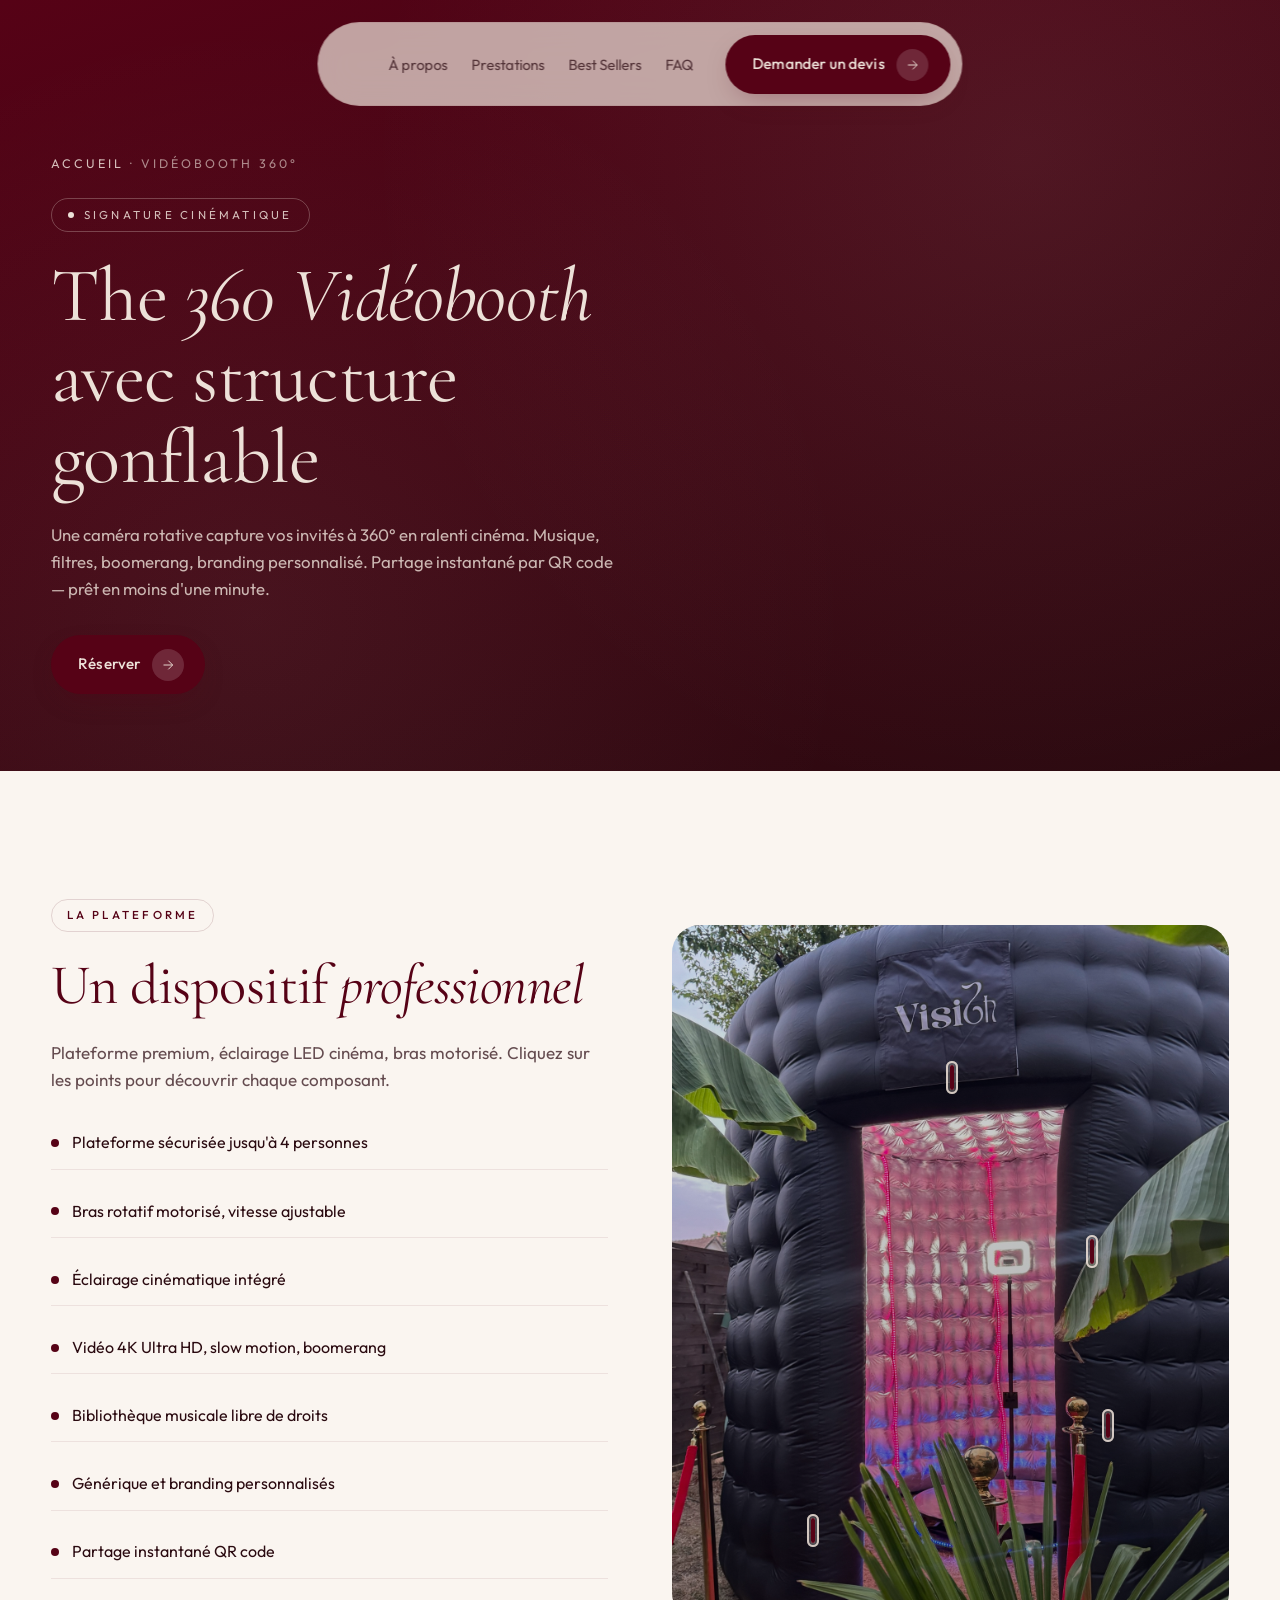
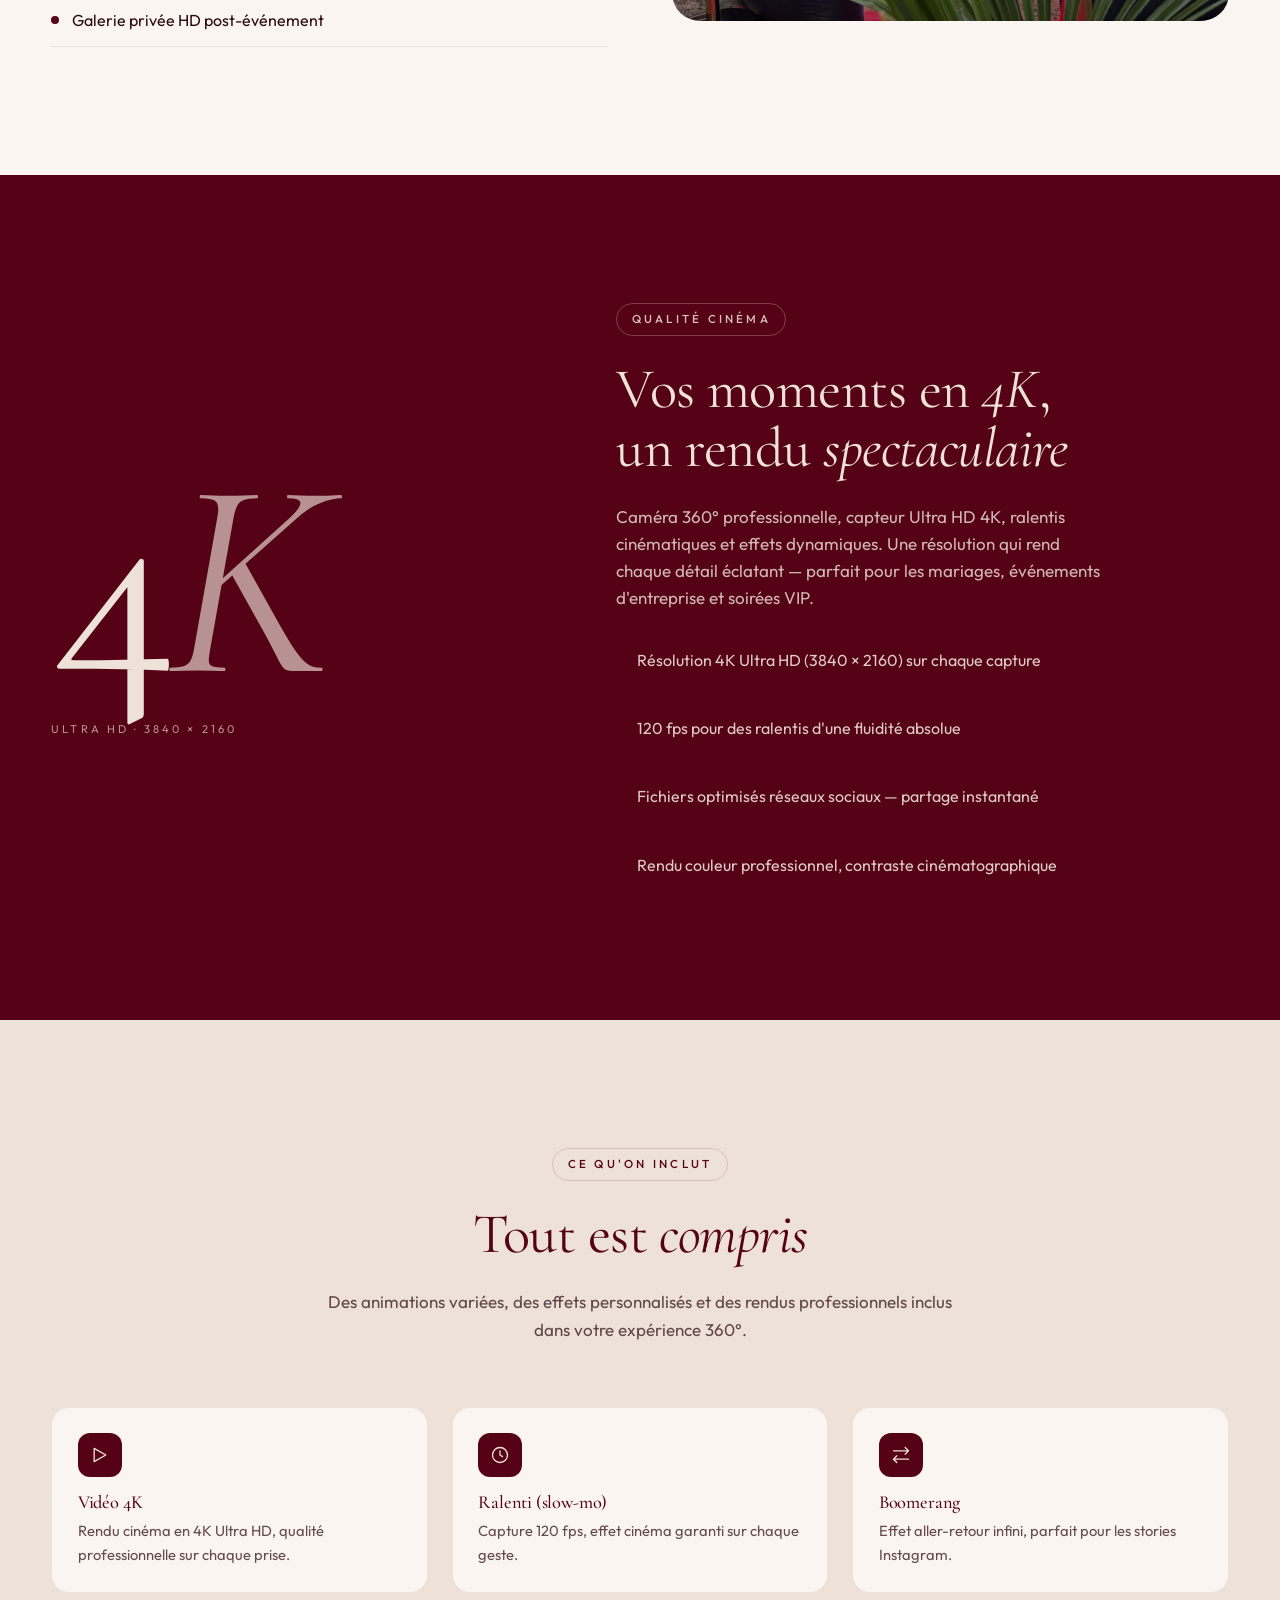
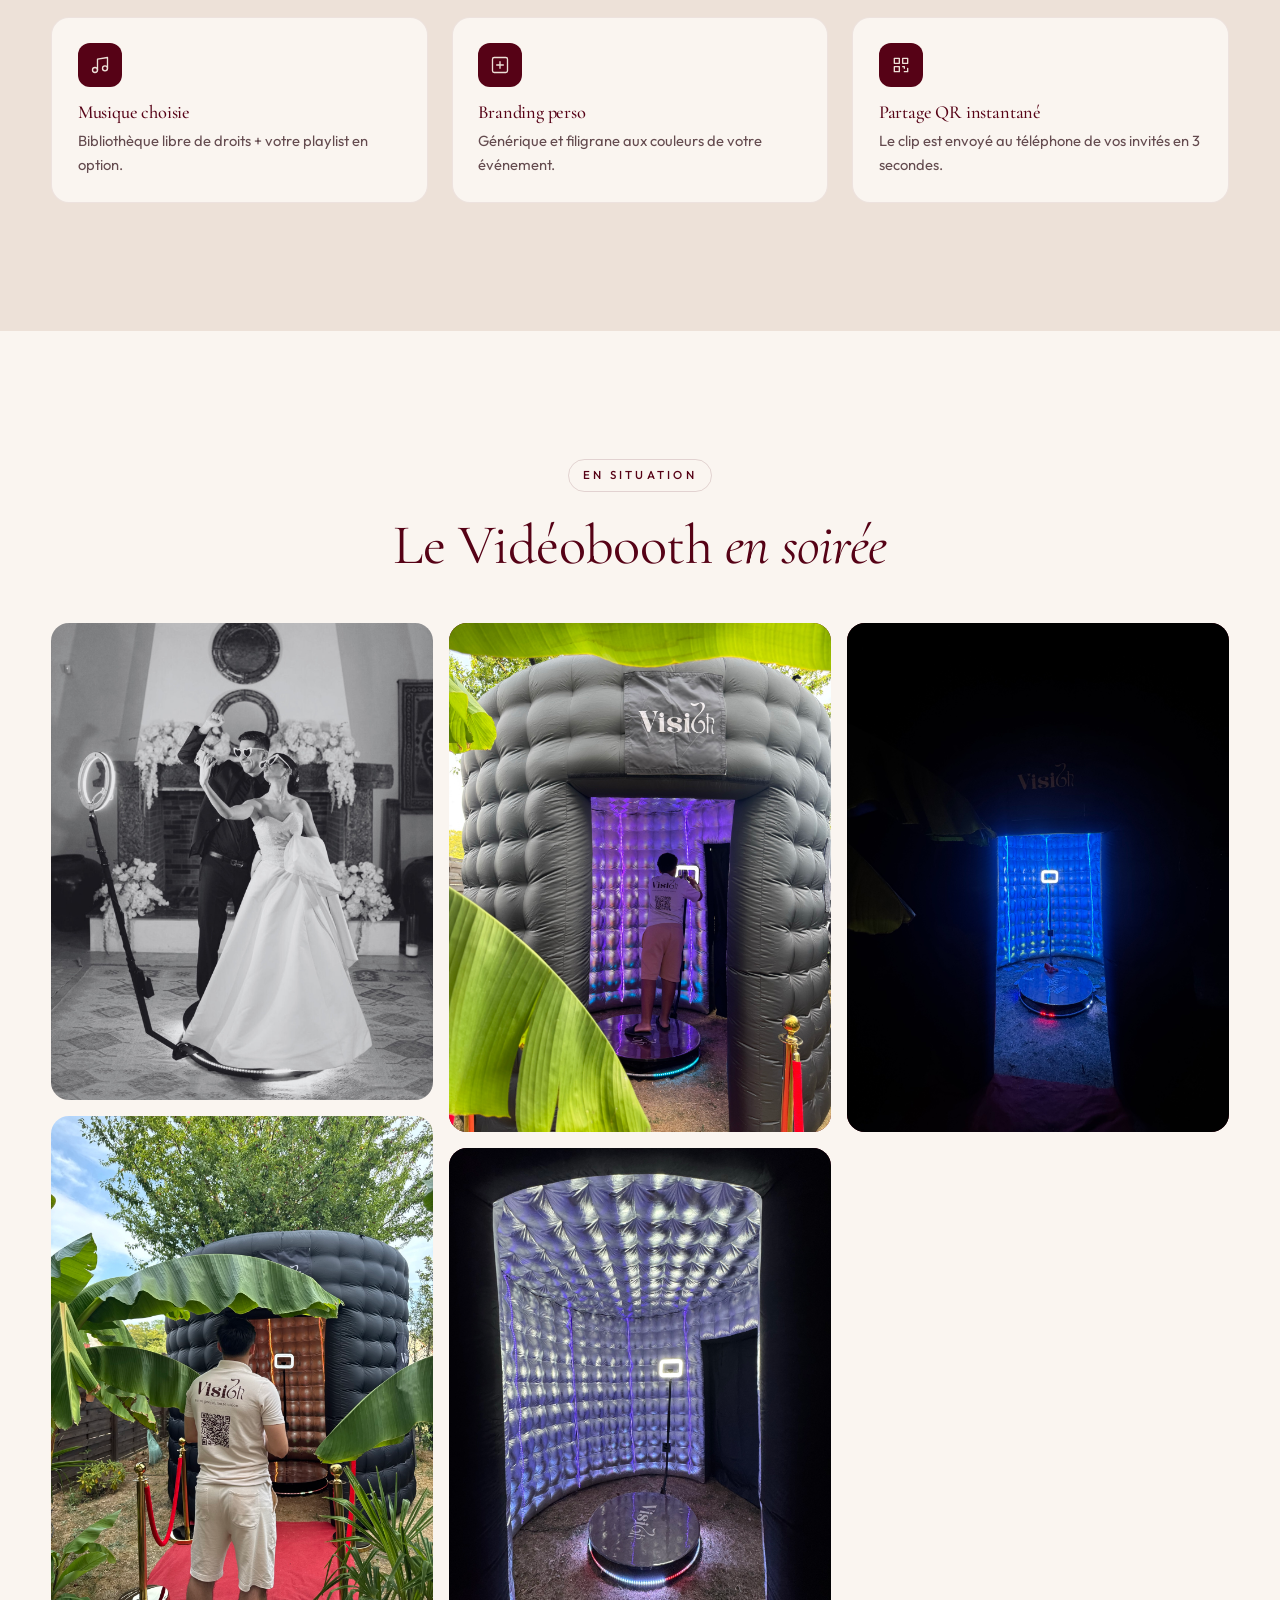
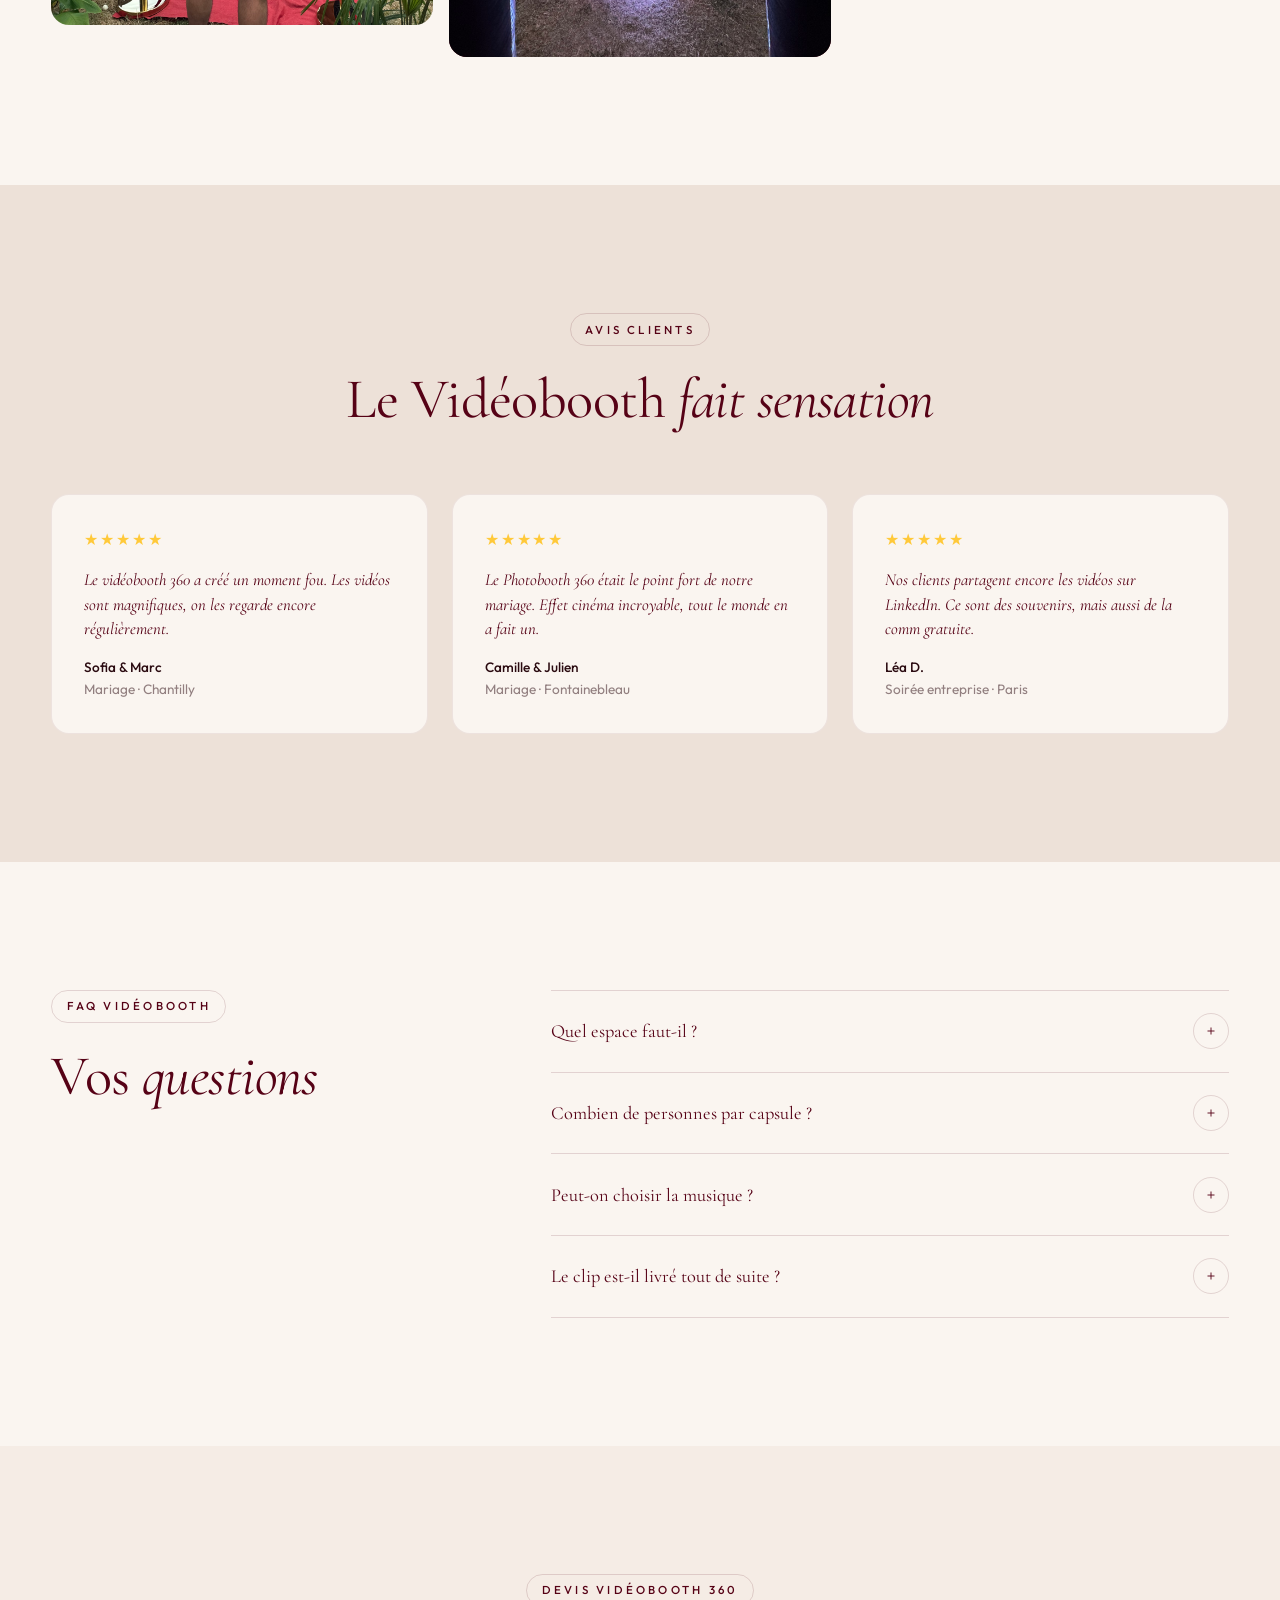
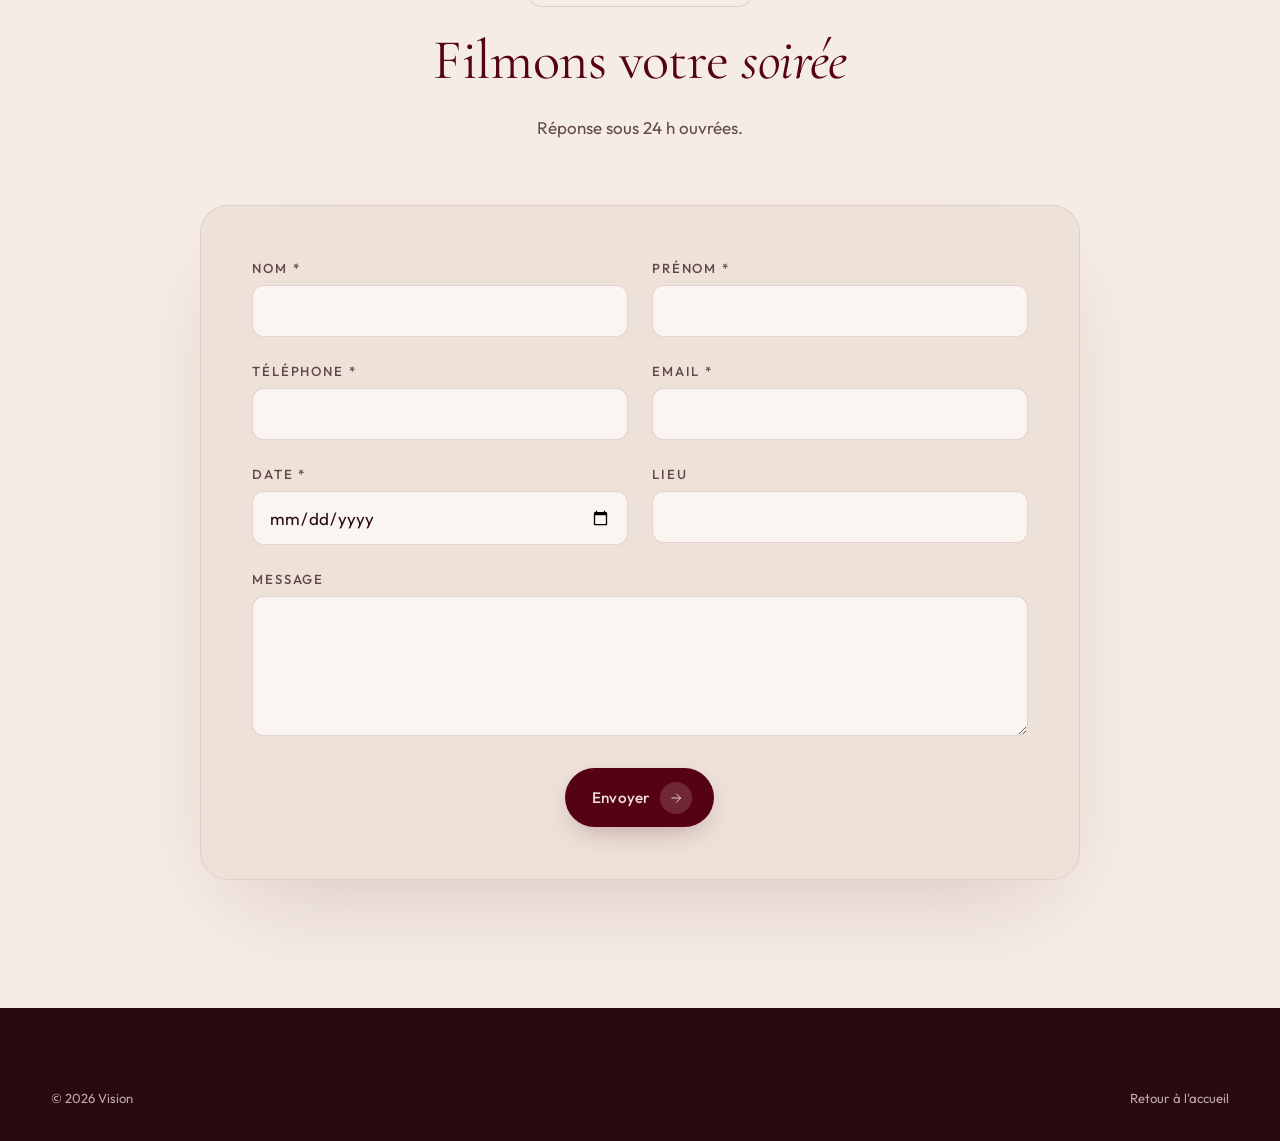
<file: services/videobooth-360.html>
<!DOCTYPE html>
<html lang="fr">
  <head>
    <meta charset="UTF-8" />
    <meta name="viewport" content="width=device-width, initial-scale=1.0" />
    <title>Vidéobooth 360° — Vision</title>
    <meta name="description" content="Vidéobooth 360° Vision : caméra rotative slow motion, HD, boomerang, musique et branding personnalisés. Partage QR code instantané." />
    <meta name="theme-color" content="#560216" />
    <link rel="preconnect" href="https://fonts.googleapis.com" />
    <link rel="preconnect" href="https://fonts.gstatic.com" crossorigin />
    <link href="https://fonts.googleapis.com/css2?family=Cormorant+Garamond:ital,wght@0,400;0,500;0,600;1,400;1,500&family=Outfit:wght@300;400;500;600&display=swap" rel="stylesheet" />
    <link rel="icon" type="image/svg+xml" href="data:image/svg+xml,%3Csvg xmlns='http://www.w3.org/2000/svg' viewBox='0 0 64 64'%3E%3Crect width='64' height='64' rx='14' fill='%23560216'/%3E%3Ctext x='50%25' y='58%25' font-family='Georgia,serif' font-size='34' font-style='italic' text-anchor='middle' fill='%23ede1d8'%3EV%3C/text%3E%3C/svg%3E" />
    <link rel="stylesheet" href="../assets/css/main.css" />
  </head>
  <body>
    <nav class="nav is-shown">
      <a href="../index.html" class="nav__brand" aria-label="Vision — accueil">
        <img src="../assets/img/logo-bordeaux.png" alt="Vision" class="nav__brand-img" onload="this.classList.add('is-loaded'); this.nextElementSibling.style.display='none';" />
        <span class="nav__brand-text">Vision</span>
      </a>
      <ul class="nav__links">
        <li><a href="../index.html#about">À propos</a></li>
        <li><a href="../index.html#services">Prestations</a></li>
        <li><a href="../index.html#bestsellers">Best Sellers</a></li>
        <li><a href="../index.html#faq">FAQ</a></li>
      </ul>
      <a href="#devis" class="btn btn--primary nav__cta">Demander un devis<span class="btn__icon"><svg viewBox="0 0 24 24" fill="none" stroke="currentColor" stroke-width="1.6" stroke-linecap="round" stroke-linejoin="round"><path d="M5 12h14M13 5l7 7-7 7"/></svg></span></a>
      <button class="nav__burger"><span></span></button>
    </nav>
    <div class="nav-overlay">
      <ul class="nav-overlay__links">
        <li><a href="../index.html#about">À propos</a></li>
        <li><a href="../index.html#services">Prestations</a></li>
        <li><a href="../index.html#bestsellers">Best Sellers</a></li>
        <li><a href="../index.html#faq">FAQ</a></li>
        <li><a href="#devis">Devis</a></li>
      </ul>
    </div>

    <header class="svc-hero">
      <div class="page svc-hero__inner">
        <div class="svc-hero__breadcrumb"><a href="../index.html">Accueil</a> · Vidéobooth 360°</div>
        <span class="hero__eyebrow hero-anim">Signature cinématique</span>
        <h1 class="hero-anim">The <em>360 Vidéobooth</em><br />avec structure gonflable</h1>
        <p class="svc-hero__sub hero-anim">
          Une caméra rotative capture vos invités à 360° en ralenti cinéma.
          Musique, filtres, boomerang, branding personnalisé. Partage
          instantané par QR code — prêt en moins d'une minute.
        </p>
        <div class="hero__ctas hero-anim" style="margin-top: 2rem;">
          <a href="#devis" class="btn btn--primary">Réserver<span class="btn__icon"><svg viewBox="0 0 24 24" fill="none" stroke="currentColor" stroke-width="1.6" stroke-linecap="round" stroke-linejoin="round"><path d="M5 12h14M13 5l7 7-7 7"/></svg></span></a>
        </div>
      </div>
    </header>

    <!-- PHOTO ANNOTÉE VIDEOBOOTH -->
    <section class="section" style="background: var(--creme-30);">
      <div class="page">
        <div class="svc-content" style="display: grid; grid-template-columns: 1fr 1fr; gap: clamp(2rem, 5vw, 5rem); align-items: center;">
          <div>
            <span class="eyebrow js-reveal">La plateforme</span>
            <h2 class="js-reveal" data-delay="0.05">Un dispositif <em>professionnel</em></h2>
            <p class="js-reveal" data-delay="0.1" style="color: var(--ink-70);">
              Plateforme premium, éclairage LED cinéma, bras motorisé.
              Cliquez sur les points pour découvrir chaque composant.
            </p>
            <ul class="svc-list js-reveal" data-delay="0.15" style="margin-top: var(--s-6);">
              <li>Plateforme sécurisée jusqu'à 4 personnes</li>
              <li>Bras rotatif motorisé, vitesse ajustable</li>
              <li>Éclairage cinématique intégré</li>
              <li>Vidéo 4K Ultra HD, slow motion, boomerang</li>
              <li>Bibliothèque musicale libre de droits</li>
              <li>Générique et branding personnalisés</li>
              <li>Partage instantané QR code</li>
              <li>Galerie privée HD post-événement</li>
            </ul>
          </div>

          <div class="annot-photo js-reveal">
            <img src="../assets/img/prestations/videobooth-360/IMG_7561.jpg" alt="Vidéobooth 360 Vision — plateforme complète" />
            <div class="annot" style="top: 20%; left: 50%;">
              <span class="annot__dot"></span>
              <span class="annot__label">Bras rotatif motorisé — vitesse ajustable</span>
            </div>
            <div class="annot annot--left" style="top: 45%; left: 75%;">
              <span class="annot__dot"></span>
              <span class="annot__label">Caméra HD 4K stabilisée</span>
            </div>
            <div class="annot annot--left" style="top: 70%; left: 78%;">
              <span class="annot__dot"></span>
              <span class="annot__label">Plateforme sécurisée jusqu'à 4 personnes</span>
            </div>
            <div class="annot" style="top: 85%; left: 25%;">
              <span class="annot__dot"></span>
              <span class="annot__label">Éclairage cinématique LED intégré</span>
            </div>
          </div>
        </div>
      </div>
    </section>

    <!-- QUALITÉ 4K — Section premium -->
    <section class="section" style="background: var(--bordeaux); color: var(--creme); overflow: hidden;">
      <div class="page">
        <div style="display: grid; grid-template-columns: 0.9fr 1.1fr; gap: clamp(2rem, 5vw, 5rem); align-items: center;" class="svc-content">
          <!-- Grand "4K" éditorial -->
          <div class="js-reveal" style="position: relative;">
            <div style="font-family: var(--font-display); font-weight: 400; font-size: clamp(9rem, 22vw, 18rem); line-height: 0.9; color: var(--creme); letter-spacing: -0.04em;">
              4<em style="font-style: italic; color: rgba(237,225,216,0.65);">K</em>
            </div>
            <span style="display: inline-block; margin-top: var(--s-3); font-family: var(--font-sans); font-size: 0.7rem; letter-spacing: 0.28em; text-transform: uppercase; color: rgba(237,225,216,0.65);">
              Ultra HD · 3840 × 2160
            </span>
          </div>

          <!-- Descriptif -->
          <div>
            <span class="eyebrow js-reveal" style="color: rgba(237,225,216,0.85); border-color: rgba(237,225,216,0.28);">Qualité cinéma</span>
            <h2 class="js-reveal" data-delay="0.05" style="color: var(--creme);">
              Vos moments en <em>4K</em>,<br />un rendu <em>spectaculaire</em>
            </h2>
            <p class="js-reveal" data-delay="0.1" style="color: rgba(237,225,216,0.82); max-width: 44ch;">
              Caméra 360° professionnelle, capteur Ultra HD 4K, ralentis
              cinématiques et effets dynamiques. Une résolution qui rend
              chaque détail éclatant — parfait pour les mariages, événements
              d'entreprise et soirées VIP.
            </p>

            <ul class="svc-list js-reveal" data-delay="0.15" style="margin-top: var(--s-6); color: rgba(237,225,216,0.9);">
              <li>Résolution 4K Ultra HD (3840 × 2160) sur chaque capture</li>
              <li>120 fps pour des ralentis d'une fluidité absolue</li>
              <li>Fichiers optimisés réseaux sociaux — partage instantané</li>
              <li>Rendu couleur professionnel, contraste cinématographique</li>
            </ul>
          </div>
        </div>
      </div>
    </section>

    <!-- FONCTIONNALITÉS -->
    <section class="section" style="background: var(--creme);">
      <div class="page">
        <div style="text-align: center; max-width: 640px; margin: 0 auto var(--s-16);">
          <span class="eyebrow js-reveal">Ce qu'on inclut</span>
          <h2 class="js-reveal" data-delay="0.05">Tout est <em>compris</em></h2>
          <p class="js-reveal" data-delay="0.1" style="color: var(--ink-70); margin-inline: auto; margin-top: var(--s-4);">
            Des animations variées, des effets personnalisés et des rendus
            professionnels inclus dans votre expérience 360°.
          </p>
        </div>
        <div class="feat-grid">
          <div class="feat-card js-reveal">
            <div class="feat-card__icon"><svg viewBox="0 0 24 24"><path d="M5 4l14 8-14 8V4z"/></svg></div>
            <h3>Vidéo 4K</h3>
            <p>Rendu cinéma en 4K Ultra HD, qualité professionnelle sur chaque prise.</p>
          </div>
          <div class="feat-card js-reveal" data-delay="0.05">
            <div class="feat-card__icon"><svg viewBox="0 0 24 24"><circle cx="12" cy="12" r="9"/><path d="M12 7v5l3 2"/></svg></div>
            <h3>Ralenti (slow-mo)</h3>
            <p>Capture 120 fps, effet cinéma garanti sur chaque geste.</p>
          </div>
          <div class="feat-card js-reveal" data-delay="0.1">
            <div class="feat-card__icon"><svg viewBox="0 0 24 24"><path d="M17 3l4 4-4 4M3 7h18M7 21l-4-4 4-4M21 17H3"/></svg></div>
            <h3>Boomerang</h3>
            <p>Effet aller-retour infini, parfait pour les stories Instagram.</p>
          </div>
          <div class="feat-card js-reveal" data-delay="0.15">
            <div class="feat-card__icon"><svg viewBox="0 0 24 24"><path d="M9 18V5l12-2v13"/><circle cx="6" cy="18" r="3"/><circle cx="18" cy="16" r="3"/></svg></div>
            <h3>Musique choisie</h3>
            <p>Bibliothèque libre de droits + votre playlist en option.</p>
          </div>
          <div class="feat-card js-reveal" data-delay="0.2">
            <div class="feat-card__icon"><svg viewBox="0 0 24 24"><rect x="3" y="3" width="18" height="18" rx="2"/><path d="M8 12h8M12 8v8"/></svg></div>
            <h3>Branding perso</h3>
            <p>Générique et filigrane aux couleurs de votre événement.</p>
          </div>
          <div class="feat-card js-reveal" data-delay="0.25">
            <div class="feat-card__icon"><svg viewBox="0 0 24 24"><rect x="4" y="4" width="6" height="6"/><rect x="14" y="4" width="6" height="6"/><rect x="4" y="14" width="6" height="6"/><path d="M14 14h2v2M20 16v4h-4M16 20h4"/></svg></div>
            <h3>Partage QR instantané</h3>
            <p>Le clip est envoyé au téléphone de vos invités en 3 secondes.</p>
          </div>
        </div>
      </div>
    </section>

    <!-- GALERIE -->
    <section class="section" style="background: var(--creme-30);">
      <div class="page">
        <div style="text-align: center; margin-bottom: var(--s-12);">
          <span class="eyebrow js-reveal">En situation</span>
          <h2 class="js-reveal" data-delay="0.05">Le Vidéobooth <em>en soirée</em></h2>
        </div>
        <div class="svc-masonry">
          <div class="svc-masonry__item js-reveal"><img src="../assets/img/prestations/videobooth-360/11.jpg" alt="Vidéobooth 360 — structure gonflable" loading="lazy" /></div>
          <div class="svc-masonry__item js-reveal" data-delay="0.05"><img src="../assets/img/prestations/videobooth-360/IMG_7499.jpg" alt="Plateforme 360° en action" loading="lazy" /></div>
          <div class="svc-masonry__item js-reveal" data-delay="0.1"><img src="../assets/img/prestations/videobooth-360/IMG_7475.jpg" alt="Ambiance lumineuse du Vidéobooth" loading="lazy" /></div>
          <div class="svc-masonry__item js-reveal" data-delay="0.15"><img src="../assets/img/prestations/videobooth-360/IMG_7587.jpg" alt="Installation complète Vidéobooth 360" loading="lazy" /></div>
          <div class="svc-masonry__item js-reveal" data-delay="0.2"><img src="../assets/img/prestations/videobooth-360/IMG_7601.jpg" alt="Détails du décor Vidéobooth" loading="lazy" /></div>
        </div>
      </div>
    </section>

    <!-- AVIS -->
    <section class="section" style="background: var(--creme);">
      <div class="page">
        <div style="text-align: center; margin-bottom: var(--s-16);">
          <span class="eyebrow js-reveal">Avis clients</span>
          <h2 class="js-reveal" data-delay="0.05">Le Vidéobooth <em>fait sensation</em></h2>
        </div>
        <div class="svc-reviews">
          <article class="svc-review js-reveal">
            <div class="svc-review__stars">★★★★★</div>
            <p class="svc-review__quote">Le vidéobooth 360 a créé un moment fou. Les vidéos sont magnifiques, on les regarde encore régulièrement.</p>
            <div class="svc-review__author"><strong>Sofia &amp; Marc</strong>Mariage · Chantilly</div>
          </article>
          <article class="svc-review js-reveal" data-delay="0.05">
            <div class="svc-review__stars">★★★★★</div>
            <p class="svc-review__quote">Le Photobooth 360 était le point fort de notre mariage. Effet cinéma incroyable, tout le monde en a fait un.</p>
            <div class="svc-review__author"><strong>Camille &amp; Julien</strong>Mariage · Fontainebleau</div>
          </article>
          <article class="svc-review js-reveal" data-delay="0.1">
            <div class="svc-review__stars">★★★★★</div>
            <p class="svc-review__quote">Nos clients partagent encore les vidéos sur LinkedIn. Ce sont des souvenirs, mais aussi de la comm gratuite.</p>
            <div class="svc-review__author"><strong>Léa D.</strong>Soirée entreprise · Paris</div>
          </article>
        </div>
      </div>
    </section>

    <!-- FAQ -->
    <section class="section faq" style="background: var(--creme-30);">
      <div class="page">
        <div class="faq__grid">
          <div class="faq__head"><span class="eyebrow js-reveal">FAQ Vidéobooth</span><h2 class="js-reveal" data-delay="0.05">Vos <em>questions</em></h2></div>
          <ul class="faq__list js-reveal">
            <li class="faq__item"><button class="faq__q">Quel espace faut-il ?<span class="faq__toggle"><svg viewBox="0 0 24 24" fill="none" stroke="currentColor" stroke-width="1.8"><path d="M12 5v14M5 12h14"/></svg></span></button><div class="faq__a"><div class="faq__a-inner">Environ 4 m × 4 m et 2,50 m de hauteur libre pour le bras rotatif.</div></div></li>
            <li class="faq__item"><button class="faq__q">Combien de personnes par capsule ?<span class="faq__toggle"><svg viewBox="0 0 24 24" fill="none" stroke="currentColor" stroke-width="1.8"><path d="M12 5v14M5 12h14"/></svg></span></button><div class="faq__a"><div class="faq__a-inner">Jusqu'à 4 personnes sur la plateforme, en toute sécurité.</div></div></li>
            <li class="faq__item"><button class="faq__q">Peut-on choisir la musique ?<span class="faq__toggle"><svg viewBox="0 0 24 24" fill="none" stroke="currentColor" stroke-width="1.8"><path d="M12 5v14M5 12h14"/></svg></span></button><div class="faq__a"><div class="faq__a-inner">Bibliothèque libre de droits fournie, ou votre playlist en option.</div></div></li>
            <li class="faq__item"><button class="faq__q">Le clip est-il livré tout de suite ?<span class="faq__toggle"><svg viewBox="0 0 24 24" fill="none" stroke="currentColor" stroke-width="1.8"><path d="M12 5v14M5 12h14"/></svg></span></button><div class="faq__a"><div class="faq__a-inner">Oui, moins d'une minute après la prise de vue, via QR code.</div></div></li>
          </ul>
        </div>
      </div>
    </section>

    <section class="section form-section" id="devis">
      <div class="page">
        <div class="form-section__head">
          <span class="eyebrow js-reveal">Devis Vidéobooth 360</span>
          <h2 class="js-reveal" data-delay="0.05">Filmons votre <em>soirée</em></h2>
          <p class="js-reveal" data-delay="0.1">Réponse sous 24 h ouvrées.</p>
        </div>
        <div class="form-wrap js-reveal">
          <form id="devis-form" action="https://formsubmit.co/ap.vision24@outlook.fr" method="POST">
            <input type="hidden" name="_subject" value="Devis Vidéobooth 360 — Vision" />
            <input type="hidden" name="_captcha" value="false" />
            <input type="hidden" name="_template" value="table" />
            <input type="text" name="_honey" style="display:none" tabindex="-1" autocomplete="off" />
            <input type="hidden" name="prestation" value="Videobooth 360" />
            <div class="form-grid">
              <div class="form-field"><label>Nom *</label><input name="nom" required /></div>
              <div class="form-field"><label>Prénom *</label><input name="prenom" required /></div>
              <div class="form-field"><label>Téléphone *</label><input name="telephone" type="tel" required /></div>
              <div class="form-field"><label>Email *</label><input name="email" type="email" required /></div>
              <div class="form-field"><label>Date *</label><input name="date" type="date" required /></div>
              <div class="form-field"><label>Lieu</label><input name="lieu" /></div>
              <div class="form-field form-field--full"><label>Message</label><textarea name="message"></textarea></div>
            </div>
            <div class="form-submit"><button type="submit" class="btn btn--primary">Envoyer<span class="btn__icon"><svg viewBox="0 0 24 24" fill="none" stroke="currentColor" stroke-width="1.6" stroke-linecap="round" stroke-linejoin="round"><path d="M5 12h14M13 5l7 7-7 7"/></svg></span></button></div>
          </form>
          <div class="form-success" id="devis-success">
            <div class="form-success__icon"><svg viewBox="0 0 24 24" fill="none" stroke="currentColor" stroke-width="1.8" stroke-linecap="round" stroke-linejoin="round"><path d="M20 6L9 17l-5-5"/></svg></div>
            <h3>Demande envoyée</h3><p style="color: var(--ink-70); margin-inline:auto;">Votre demande a bien été envoyée. Nous vous répondrons dans les plus brefs délais.</p>
          </div>
        </div>
      </div>
    </section>

    <footer class="footer">
      <div class="page">
        <div class="footer__bottom" style="border: 0; padding-top: 0;">
          <span>© <span id="year"></span> Vision</span>
          <a href="../index.html">Retour à l'accueil</a>
        </div>
      </div>
    </footer>
    <script>document.getElementById("year").textContent = new Date().getFullYear();</script>
    <script src="../assets/js/main.js"></script>
    <script src="../assets/js/form.js"></script>
  <script src="../assets/js/vision24-crm-intake.js" defer></script>
</body>
</html>
</file>
<file: assets/css/main.css>
/* =========================================================
   AP Vision — Événementiel premium
   Palette : #560216 (bordeaux) + #ede1d8 (crème)
   ========================================================= */

:root {
  /* Couleurs */
  --bordeaux: #560216;
  --bordeaux-90: #6a0a20;
  --bordeaux-80: #7d1a30;
  --bordeaux-10: rgba(86, 2, 22, 0.08);
  --creme: #ede1d8;
  --creme-90: #e2d3c7;
  --creme-50: #f5ece5;
  --creme-30: #faf5f0;
  --ink: #2a0a10;
  --ink-70: rgba(42, 10, 16, 0.72);
  --ink-50: rgba(42, 10, 16, 0.5);
  --ink-30: rgba(42, 10, 16, 0.28);
  --line: rgba(86, 2, 22, 0.14);
  --line-soft: rgba(86, 2, 22, 0.08);

  /* Typo */
  --font-display: "Cormorant Garamond", "Playfair Display", Georgia, serif;
  --font-sans: "Outfit", "Poppins", -apple-system, BlinkMacSystemFont, sans-serif;

  /* Spacing scale */
  --s-1: 0.25rem;
  --s-2: 0.5rem;
  --s-3: 0.75rem;
  --s-4: 1rem;
  --s-6: 1.5rem;
  --s-8: 2rem;
  --s-12: 3rem;
  --s-16: 4rem;
  --s-20: 5rem;
  --s-24: 6rem;
  --s-32: 8rem;
  --s-40: 10rem;

  /* Layout */
  --page: min(1360px, 92vw);
  --page-narrow: min(1080px, 90vw);
  --radius-sm: 10px;
  --radius: 18px;
  --radius-lg: 28px;

  /* Motion */
  --ease-luxe: cubic-bezier(0.16, 1, 0.3, 1);
  --ease-inout: cubic-bezier(0.65, 0, 0.35, 1);
}

/* -------- Reset & base -------- */
*,
*::before,
*::after {
  box-sizing: border-box;
}
html {
  scroll-behavior: smooth;
  -webkit-text-size-adjust: 100%;
}
body {
  margin: 0;
  font-family: var(--font-sans);
  color: var(--ink);
  background: var(--creme);
  font-size: 17px;
  line-height: 1.6;
  font-weight: 400;
  overflow-x: hidden;
  -webkit-font-smoothing: antialiased;
  -moz-osx-font-smoothing: grayscale;
}
img,
video,
svg {
  max-width: 100%;
  display: block;
}
a {
  color: inherit;
  text-decoration: none;
}
button {
  font-family: inherit;
  cursor: pointer;
  border: 0;
  background: none;
  padding: 0;
}
ul {
  padding: 0;
  margin: 0;
  list-style: none;
}
input,
textarea,
select {
  font-family: inherit;
  font-size: inherit;
  color: inherit;
}

/* -------- Typographie -------- */
h1,
h2,
h3,
h4 {
  font-family: var(--font-display);
  font-weight: 500;
  color: var(--bordeaux);
  letter-spacing: -0.01em;
  line-height: 1.05;
  margin: 0 0 var(--s-6);
}
h1 {
  font-size: clamp(2.6rem, 6vw, 5.4rem);
  font-weight: 400;
}
h2 {
  font-size: clamp(2.1rem, 4.4vw, 3.8rem);
  font-weight: 400;
}
h3 {
  font-size: clamp(1.5rem, 2.4vw, 2rem);
}
p {
  margin: 0 0 var(--s-4);
  max-width: 65ch;
}
.eyebrow {
  display: inline-block;
  font-family: var(--font-sans);
  font-size: 0.72rem;
  font-weight: 500;
  letter-spacing: 0.28em;
  text-transform: uppercase;
  color: var(--bordeaux);
  padding: 0.4rem 0.9rem;
  border: 1px solid var(--line);
  border-radius: 999px;
  margin-bottom: var(--s-6);
}

/* -------- Layout helpers -------- */
.page {
  width: var(--page);
  margin-inline: auto;
}
.page-narrow {
  width: var(--page-narrow);
  margin-inline: auto;
}
.section {
  padding: clamp(4rem, 10vw, 8rem) 0;
  position: relative;
}
.section--tight {
  padding: clamp(3rem, 6vw, 5rem) 0;
}
.divider {
  width: 100%;
  height: 1px;
  background: var(--line-soft);
}

/* =========================================================
   INTRO — Logo qui s'écrit
   ========================================================= */
.intro {
  position: fixed;
  inset: 0;
  z-index: 100;
  background: var(--creme);
  display: flex;
  align-items: center;
  justify-content: center;
  transition: opacity 1100ms var(--ease-luxe), visibility 1100ms;
}
.intro::before {
  content: "";
  position: absolute;
  inset: 0;
  background: radial-gradient(
      circle at 30% 20%,
      rgba(86, 2, 22, 0.05) 0%,
      transparent 55%
    ),
    radial-gradient(
      circle at 80% 80%,
      rgba(86, 2, 22, 0.04) 0%,
      transparent 50%
    );
  pointer-events: none;
}
.intro.is-done {
  opacity: 0;
  visibility: hidden;
  pointer-events: none;
}
/* Intro premium sobre — fade + zoom lumineux, 2s max */
.intro__inner {
  position: relative;
  display: flex;
  flex-direction: column;
  align-items: center;
  gap: clamp(1rem, 2.5vw, 1.8rem);
  padding: 0 clamp(2rem, 8vw, 6rem);
  opacity: 0;
  transform: scale(0.94);
  animation: intro-in 1600ms cubic-bezier(0.22, 1, 0.36, 1) 200ms forwards;
}
.intro__inner::before {
  content: "";
  position: absolute;
  inset: -30% -20%;
  background: radial-gradient(
    ellipse at center,
    rgba(86, 2, 22, 0.08) 0%,
    transparent 55%
  );
  pointer-events: none;
  z-index: -1;
  opacity: 0;
  animation: intro-halo 1800ms var(--ease-luxe) 100ms forwards;
}
.intro__logo {
  width: min(560px, 78vw);
  height: auto;
  display: block;
}
.intro__tagline {
  font-family: var(--font-display);
  font-style: italic;
  font-size: clamp(1rem, 1.8vw, 1.35rem);
  color: var(--bordeaux);
  letter-spacing: 0.06em;
  opacity: 0;
  animation: intro-tagline 900ms var(--ease-luxe) 900ms forwards;
}
@keyframes intro-in {
  0% {
    opacity: 0;
    transform: scale(0.92);
    filter: blur(6px);
  }
  100% {
    opacity: 1;
    transform: scale(1);
    filter: blur(0);
  }
}
@keyframes intro-halo {
  to {
    opacity: 1;
  }
}
@keyframes intro-tagline {
  to {
    opacity: 1;
  }
}
/* Le logo bordeaux affiché en fond */
.intro__logo-full {
  position: absolute;
  inset: 0;
  width: 100%;
  height: 100%;
  object-fit: contain;
  opacity: 0;
  transition: opacity 300ms var(--ease-inout);
}
.intro__logo-full.is-loaded {
  opacity: 1;
}
/* Rideaux crème qui cachent le logo et se lèvent un par un */
.intro__curtains {
  position: absolute;
  inset: 0;
  display: grid;
  grid-template-columns: repeat(6, 1fr);
  pointer-events: none;
  z-index: 1;
}
.intro__curtain {
  position: relative;
  background: var(--creme);
  transform-origin: top;
  animation: curtain-drop 900ms cubic-bezier(0.72, 0, 0.28, 1) forwards;
  animation-delay: calc(var(--i) * 240ms + 300ms);
}
@keyframes curtain-drop {
  0% {
    transform: scaleY(1);
  }
  100% {
    transform: scaleY(0);
  }
}

/* Pointe d'encre bordeaux qui glisse et bondit sur chaque lettre */
.intro__nib {
  position: absolute;
  top: 44%;
  left: 3%;
  width: 14px;
  height: 14px;
  border-radius: 999px;
  background: var(--bordeaux);
  box-shadow: 0 0 24px rgba(86, 2, 22, 0.5), 0 0 6px rgba(86, 2, 22, 0.9);
  transform: translate(-50%, -50%);
  opacity: 0;
  animation: intro-nib 2600ms cubic-bezier(0.7, 0.02, 0.3, 1) 200ms forwards;
  pointer-events: none;
  z-index: 3;
}
@keyframes intro-nib {
  0% {
    left: 3%;
    top: 40%;
    opacity: 0;
  }
  4% {
    opacity: 1;
  }
  /* Descente sur chaque lettre avec un léger bond entre les deux */
  16% {
    left: 11%;
    top: 62%;
  }
  20% {
    left: 15%;
    top: 30%;
  }
  33% {
    left: 24%;
    top: 62%;
  }
  38% {
    left: 28%;
    top: 30%;
  }
  50% {
    left: 41%;
    top: 62%;
  }
  55% {
    left: 45%;
    top: 30%;
  }
  67% {
    left: 57%;
    top: 62%;
  }
  72% {
    left: 62%;
    top: 30%;
  }
  85% {
    left: 74%;
    top: 62%;
  }
  90% {
    left: 82%;
    top: 30%;
  }
  100% {
    left: 96%;
    top: 62%;
    opacity: 0;
  }
}

/* Fallback si le PNG n'est pas là */
.intro__fallback {
  display: none;
  position: absolute;
  inset: 0;
  align-items: center;
  justify-content: center;
  font-family: var(--font-display);
  font-style: italic;
  font-size: clamp(4rem, 13vw, 8.5rem);
  color: var(--bordeaux);
  letter-spacing: -0.02em;
  line-height: 1;
  z-index: 2;
}

/* =========================================================
   NAV — Fluid island
   ========================================================= */
.nav {
  position: fixed;
  top: 1.4rem;
  left: 50%;
  transform: translateX(-50%);
  z-index: 60;
  display: flex;
  align-items: center;
  gap: var(--s-8);
  padding: 0.7rem 0.7rem 0.7rem 1.6rem;
  background: rgba(237, 225, 216, 0.72);
  backdrop-filter: blur(18px);
  -webkit-backdrop-filter: blur(18px);
  border: 1px solid var(--line-soft);
  border-radius: 999px;
  opacity: 0;
  transform: translate(-50%, -12px);
  transition: opacity 900ms var(--ease-luxe), transform 900ms var(--ease-luxe),
    background 400ms ease;
}
.nav.is-shown {
  opacity: 1;
  transform: translate(-50%, 0);
}
.nav.is-scrolled {
  background: rgba(237, 225, 216, 0.92);
}
.nav__brand {
  display: inline-flex;
  align-items: center;
  justify-content: center;
  min-height: 32px;
  padding: 0 0.4rem;
  color: var(--bordeaux);
  transition: transform 500ms var(--ease-luxe), opacity 400ms var(--ease-inout);
}
.nav__brand:hover {
  opacity: 0.75;
}
.nav__brand-img {
  height: 28px;
  width: auto;
  display: none;
}
.nav__brand-img.is-loaded {
  display: block;
}
.nav__brand-text {
  font-family: var(--font-display);
  font-style: italic;
  font-size: 1.3rem;
  color: var(--bordeaux);
  padding: 0 0.3rem;
  line-height: 1;
}
.nav__links a {
  white-space: nowrap;
}
.nav__links {
  display: flex;
  gap: var(--s-6);
  font-size: 0.92rem;
}
.nav__links a {
  color: var(--ink-70);
  transition: color 300ms var(--ease-inout);
  padding: 0.3rem 0;
  position: relative;
}
.nav__links a:hover {
  color: var(--bordeaux);
}
.nav__links a::after {
  content: "";
  position: absolute;
  left: 0;
  bottom: -2px;
  height: 1px;
  width: 100%;
  background: var(--bordeaux);
  transform: scaleX(0);
  transform-origin: right;
  transition: transform 500ms var(--ease-luxe);
}
.nav__links a:hover::after {
  transform: scaleX(1);
  transform-origin: left;
}
.nav__cta {
  margin-left: auto;
}
.nav__burger {
  display: none;
  width: 44px;
  height: 44px;
  border-radius: 999px;
  background: var(--bordeaux);
  color: var(--creme);
  align-items: center;
  justify-content: center;
}
.nav__burger span {
  display: block;
  width: 18px;
  height: 1.5px;
  background: currentColor;
  position: relative;
}
.nav__burger span::before,
.nav__burger span::after {
  content: "";
  position: absolute;
  left: 0;
  width: 18px;
  height: 1.5px;
  background: currentColor;
  transition: transform 500ms var(--ease-luxe);
}
.nav__burger span::before {
  top: -6px;
}
.nav__burger span::after {
  top: 6px;
}
.nav.is-open .nav__burger span {
  background: transparent;
}
.nav.is-open .nav__burger span::before {
  transform: translateY(6px) rotate(45deg);
}
.nav.is-open .nav__burger span::after {
  transform: translateY(-6px) rotate(-45deg);
}

/* Mobile menu overlay */
.nav-overlay {
  position: fixed;
  inset: 0;
  z-index: 55;
  background: rgba(237, 225, 216, 0.96);
  backdrop-filter: blur(24px);
  -webkit-backdrop-filter: blur(24px);
  display: flex;
  align-items: center;
  justify-content: center;
  opacity: 0;
  visibility: hidden;
  transition: opacity 500ms var(--ease-luxe), visibility 500ms;
}
.nav-overlay.is-open {
  opacity: 1;
  visibility: visible;
}
.nav-overlay__links {
  display: flex;
  flex-direction: column;
  gap: var(--s-6);
  font-family: var(--font-display);
  font-size: clamp(2rem, 6vw, 3.2rem);
  text-align: center;
}
.nav-overlay__links a {
  color: var(--bordeaux);
  opacity: 0;
  transform: translateY(20px);
  transition: opacity 700ms var(--ease-luxe), transform 700ms var(--ease-luxe);
}
.nav-overlay.is-open .nav-overlay__links a {
  opacity: 1;
  transform: translateY(0);
}
.nav-overlay.is-open .nav-overlay__links a:nth-child(1) {
  transition-delay: 0.1s;
}
.nav-overlay.is-open .nav-overlay__links a:nth-child(2) {
  transition-delay: 0.16s;
}
.nav-overlay.is-open .nav-overlay__links a:nth-child(3) {
  transition-delay: 0.22s;
}
.nav-overlay.is-open .nav-overlay__links a:nth-child(4) {
  transition-delay: 0.28s;
}
.nav-overlay.is-open .nav-overlay__links a:nth-child(5) {
  transition-delay: 0.34s;
}

/* =========================================================
   BOUTONS — Island / Nested
   ========================================================= */
.btn {
  display: inline-flex;
  align-items: center;
  gap: 0.7rem;
  padding: 0.85rem 1.35rem 0.85rem 1.7rem;
  border-radius: 999px;
  font-family: var(--font-sans);
  font-size: 0.95rem;
  font-weight: 500;
  letter-spacing: 0.01em;
  transition: transform 600ms var(--ease-luxe),
    background 500ms var(--ease-inout), color 400ms var(--ease-inout),
    box-shadow 500ms var(--ease-luxe);
  will-change: transform;
  white-space: nowrap;
}
.btn__icon {
  width: 32px;
  height: 32px;
  border-radius: 999px;
  display: inline-flex;
  align-items: center;
  justify-content: center;
  transition: transform 600ms var(--ease-luxe), background 400ms var(--ease-inout);
}
.btn__icon svg {
  width: 14px;
  height: 14px;
  stroke: currentColor;
  fill: none;
  stroke-width: 1.6;
  stroke-linecap: round;
  stroke-linejoin: round;
  transition: transform 600ms var(--ease-luxe);
}
.btn:hover .btn__icon {
  transform: translate(3px, -1px);
}
.btn:hover .btn__icon svg {
  transform: translate(2px, -1px);
}
.btn:active {
  transform: scale(0.97);
}

/* Primaire — bordeaux */
.btn--primary {
  background: var(--bordeaux);
  color: var(--creme);
  box-shadow: 0 10px 30px -12px rgba(86, 2, 22, 0.4);
}
.btn--primary .btn__icon {
  background: rgba(255, 255, 255, 0.15);
}
.btn--primary:hover {
  background: var(--bordeaux-90);
  box-shadow: 0 18px 40px -14px rgba(86, 2, 22, 0.55);
}

/* Secondaire — outline crème sur bordeaux, ou inverse */
.btn--ghost {
  background: transparent;
  color: var(--bordeaux);
  border: 1px solid var(--line);
}
.btn--ghost .btn__icon {
  background: var(--bordeaux-10);
}
.btn--ghost:hover {
  background: var(--bordeaux);
  color: var(--creme);
  border-color: var(--bordeaux);
}
.btn--ghost:hover .btn__icon {
  background: rgba(255, 255, 255, 0.18);
}

/* Sur fond sombre (hero vidéo) */
.btn--on-dark.btn--ghost {
  color: var(--creme);
  border-color: rgba(237, 225, 216, 0.45);
}
.btn--on-dark.btn--ghost .btn__icon {
  background: rgba(237, 225, 216, 0.14);
}
.btn--on-dark.btn--ghost:hover {
  background: var(--creme);
  color: var(--bordeaux);
  border-color: var(--creme);
}

/* =========================================================
   HERO — Vidéo plein écran + titre
   ========================================================= */
.hero {
  position: relative;
  min-height: 100dvh;
  display: flex;
  align-items: flex-end;
  padding-bottom: clamp(14rem, 22vw, 20rem);
  overflow: hidden;
  color: var(--creme);
  background: var(--bordeaux);
}

/* =========================================================
   HERO BG — Photo mariage en arrière-plan, texte overlay gauche,
   bandeau stats en bas. Style éditorial ultra-premium.
   ========================================================= */
.hero--bg {
  position: relative;
  min-height: 100dvh;
  display: flex;
  align-items: center;
  padding: clamp(6rem, 10vw, 8rem) 0 clamp(6rem, 8vw, 8rem);
  overflow: hidden;
  color: var(--creme);
  background: #0a0508;
}
/* Image d'arrière-plan — légèrement floutée */
.hero-bg__media {
  position: absolute;
  inset: 0;
  z-index: 0;
}
.hero-bg__media img {
  width: 100%;
  height: 100%;
  object-fit: cover;
  object-position: center center;
}
/* Très léger flou sur la photo pour valoriser le texte */
.hero-bg__media--blur img {
  filter: blur(1px) brightness(0.78) saturate(1.05);
  transform: scale(1.02);
}
.hero-bg__media--sharp {
  display: none;
}
/* Voile plus prononcé pour renforcer le focus texte */
.hero-bg__scrim {
  position: absolute;
  inset: 0;
  z-index: 2;
  background:
    linear-gradient(
      100deg,
      rgba(10, 5, 8, 0.85) 0%,
      rgba(10, 5, 8, 0.6) 30%,
      rgba(10, 5, 8, 0.35) 55%,
      rgba(10, 5, 8, 0.25) 80%,
      rgba(10, 5, 8, 0.3) 100%
    ),
    radial-gradient(
      ellipse at 100% 100%,
      rgba(122, 29, 55, 0.2) 0%,
      transparent 55%
    );
  pointer-events: none;
}

.hero-bg__inner {
  position: relative;
  z-index: 3;
  width: 100%;
}
.hero-bg__content {
  max-width: 560px;
}

/* Eyebrow pill "★ CRÉATEUR DE SOUVENIRS" */
.hero-bg__eyebrow {
  display: inline-flex;
  align-items: center;
  gap: 0.55rem;
  padding: 0.55rem 1.1rem 0.55rem 0.95rem;
  border: 1px solid rgba(237, 225, 216, 0.35);
  border-radius: 999px;
  background: rgba(237, 225, 216, 0.06);
  backdrop-filter: blur(12px);
  -webkit-backdrop-filter: blur(12px);
  color: var(--creme);
  font-family: var(--font-sans);
  font-size: 0.72rem;
  letter-spacing: 0.24em;
  text-transform: uppercase;
  margin-bottom: var(--s-8);
}
.hero-bg__eyebrow svg {
  width: 13px;
  height: 13px;
  color: #d9b775;   /* Doré discret */
}

/* Titre massif serif avec accent bordeaux sur "n'oublieront jamais" */
.hero-bg__title {
  font-family: var(--font-display);
  font-weight: 400;
  font-size: clamp(2.4rem, 5vw, 4.8rem);
  line-height: 1.02;
  letter-spacing: -0.015em;
  color: var(--creme);
  margin: 0 0 var(--s-6);
  text-shadow: 0 4px 40px rgba(0, 0, 0, 0.6);
}
.hero-bg__title em {
  font-style: italic;
  color: var(--bordeaux);
  font-weight: 400;
  text-shadow: 0 2px 24px rgba(237, 225, 216, 0.35);
}

/* Sous-texte */
.hero-bg__sub {
  font-family: var(--font-sans);
  font-size: clamp(0.98rem, 1.15vw, 1.1rem);
  line-height: 1.55;
  max-width: 44ch;
  color: rgba(237, 225, 216, 0.88);
  margin: 0 0 var(--s-10, 3rem);
  text-shadow: 0 2px 20px rgba(0, 0, 0, 0.5);
}

/* Boutons horizontaux */
.hero-bg__ctas {
  display: flex;
  flex-wrap: wrap;
  gap: 0.8rem;
}

/* Bandeau de stats en bas — 5 items horizontaux */
.hero-bg__stats {
  position: absolute;
  left: 0;
  right: 0;
  bottom: 0;
  z-index: 4;
  padding: clamp(1rem, 2vw, 1.4rem) 0;
  background: linear-gradient(
    180deg,
    transparent 0%,
    rgba(10, 5, 8, 0.85) 40%,
    rgba(10, 5, 8, 0.95) 100%
  );
  backdrop-filter: blur(14px);
  -webkit-backdrop-filter: blur(14px);
  border-top: 1px solid rgba(237, 225, 216, 0.1);
}
.hero-bg__stats-row {
  display: grid;
  grid-template-columns: repeat(5, 1fr);
  gap: clamp(0.8rem, 2vw, 2rem);
  align-items: center;
}
.hero-bg__stat {
  display: flex;
  align-items: center;
  gap: 0.6rem;
  font-family: var(--font-sans);
  font-size: 0.82rem;
  line-height: 1.3;
  color: rgba(237, 225, 216, 0.78);
  transition: color 400ms var(--ease-inout);
}
.hero-bg__stat:hover {
  color: var(--creme);
}
.hero-bg__stat svg {
  width: 22px;
  height: 22px;
  flex-shrink: 0;
  color: #d9b775;   /* Doré discret partout */
}
.hero-bg__stat strong {
  color: var(--creme);
  font-weight: 500;
}

/* Responsive tablette */
@media (max-width: 1024px) {
  .hero-bg__media img {
    filter: blur(4px) brightness(0.65) saturate(0.9);
  }
  .hero-bg__scrim {
    background:
      linear-gradient(
        180deg,
        rgba(10, 5, 8, 0.55) 0%,
        rgba(10, 5, 8, 0.75) 100%
      );
  }
  .hero-bg__content {
    max-width: 640px;
  }
  .hero-bg__stats-row {
    grid-template-columns: repeat(3, 1fr);
    gap: 1rem;
  }
  .hero-bg__stat:nth-child(4),
  .hero-bg__stat:nth-child(5) {
    grid-column: span 1;
  }
}

/* Responsive mobile */
@media (max-width: 720px) {
  .hero--bg {
    padding: clamp(5rem, 10vw, 6rem) 0 clamp(9rem, 20vw, 12rem);
  }
  .hero-bg__title {
    font-size: clamp(2rem, 8.5vw, 2.8rem);
  }
  .hero-bg__ctas {
    flex-direction: column;
    align-items: stretch;
  }
  .hero-bg__ctas .btn {
    justify-content: space-between;
    width: 100%;
  }
  .hero-bg__stats-row {
    grid-template-columns: 1fr 1fr;
    gap: 0.7rem;
  }
  .hero-bg__stat {
    font-size: 0.72rem;
  }
  .hero-bg__stat svg {
    width: 18px;
    height: 18px;
  }
}

/* =========================================================
   TRUST BAND — Chiffres clés éditoriaux entre hero et about
   ========================================================= */
.trust-band {
  background: var(--creme);
  padding: clamp(3rem, 6vw, 5rem) 0;
  border-bottom: 1px solid var(--line-soft);
}
.trust-band__grid {
  list-style: none;
  padding: 0;
  margin: 0;
  display: grid;
  grid-template-columns: repeat(5, 1fr);
  gap: clamp(1.5rem, 3vw, 3rem);
}
.trust-band__item {
  position: relative;
  display: flex;
  flex-direction: column;
  align-items: center;
  text-align: center;
  padding: 0 clamp(0.8rem, 1.5vw, 1.4rem);
}
.trust-band__item + .trust-band__item::before {
  content: "";
  position: absolute;
  left: 0;
  top: 25%;
  bottom: 25%;
  width: 1px;
  background: var(--line);
}
.trust-band__num {
  font-family: var(--font-display);
  font-weight: 400;
  font-size: clamp(2.6rem, 5vw, 4rem);
  line-height: 1;
  letter-spacing: -0.02em;
  color: var(--bordeaux);
  margin-bottom: 0.5rem;
  white-space: nowrap;
}
.trust-band__num em {
  font-style: italic;
  color: var(--bordeaux-80);
  font-size: 0.7em;
  margin: 0 0.05em;
  vertical-align: baseline;
}
.trust-band__num--word {
  font-size: clamp(1.3rem, 2.2vw, 1.8rem);
  line-height: 1.05;
  white-space: normal;
}
.trust-band__num--word em {
  display: block;
  font-size: 1em;
  color: var(--bordeaux-80);
  margin-top: 0.15em;
}
.trust-band__label {
  font-family: var(--font-sans);
  font-size: 0.72rem;
  letter-spacing: 0.22em;
  text-transform: uppercase;
  color: var(--ink-70);
  line-height: 1.4;
}

@media (max-width: 1024px) {
  .trust-band__grid {
    grid-template-columns: repeat(3, 1fr);
    gap: clamp(2rem, 4vw, 2.5rem) clamp(1rem, 2vw, 2rem);
  }
  .trust-band__item + .trust-band__item::before {
    display: none;
  }
  .trust-band__item:nth-child(4),
  .trust-band__item:nth-child(5) {
    grid-column: span 1;
  }
  .trust-band__item:nth-child(4) {
    grid-column: 1;
  }
}
@media (max-width: 720px) {
  .trust-band__grid {
    grid-template-columns: repeat(2, 1fr);
    gap: clamp(1.5rem, 3vw, 2rem);
  }
  .trust-band__item:nth-child(4),
  .trust-band__item:nth-child(5) {
    grid-column: span 1;
  }
  .trust-band__item:nth-child(5) {
    grid-column: 1 / -1;
  }
  .trust-band__label {
    font-size: 0.65rem;
    letter-spacing: 0.18em;
  }
}

/* =========================================================
   HERO SPLIT — Layout premium éditorial (texte gauche + visuel droite)
   ========================================================= */
.hero--split {
  min-height: 100dvh;
  display: flex;
  align-items: center;
  padding: clamp(6rem, 10vw, 8rem) 0 clamp(3rem, 5vw, 4rem);
  background: radial-gradient(
      ellipse at 20% 30%,
      #6d0a20 0%,
      transparent 55%
    ),
    radial-gradient(
      ellipse at 80% 70%,
      #3d0510 0%,
      transparent 60%
    ),
    linear-gradient(160deg, var(--bordeaux) 0%, var(--ink) 100%);
  color: var(--creme);
  overflow: hidden;
}
.hero-split__grid {
  display: grid;
  grid-template-columns: 1.05fr 1fr;
  gap: clamp(2rem, 5vw, 5rem);
  align-items: center;
  width: 100%;
}
.hero-split__content {
  max-width: 620px;
}

/* Eyebrow pill "★ Créateur de souvenirs" */
.hero-split__eyebrow {
  display: inline-flex;
  align-items: center;
  gap: 0.5rem;
  padding: 0.5rem 1rem 0.5rem 0.9rem;
  border: 1px solid rgba(237, 225, 216, 0.28);
  border-radius: 999px;
  background: rgba(237, 225, 216, 0.05);
  backdrop-filter: blur(10px);
  -webkit-backdrop-filter: blur(10px);
  color: var(--creme);
  font-family: var(--font-sans);
  font-size: 0.72rem;
  letter-spacing: 0.22em;
  text-transform: uppercase;
  margin-bottom: var(--s-8);
}
.hero-split__eyebrow svg {
  width: 12px;
  height: 12px;
  color: #d9b775;
}

/* Titre massif serif avec accent italique bordeaux */
.hero-split__title {
  font-family: var(--font-display);
  font-weight: 400;
  font-size: clamp(2.4rem, 4.6vw, 4.4rem);
  line-height: 1.02;
  letter-spacing: -0.01em;
  color: var(--creme);
  margin: 0 0 var(--s-6);
  text-shadow: 0 2px 30px rgba(0, 0, 0, 0.3);
}
.hero-split__title em {
  font-style: italic;
  color: #d9758a;
  font-weight: 400;
}

/* Sous-texte */
.hero-split__sub {
  font-family: var(--font-sans);
  font-size: clamp(0.95rem, 1.1vw, 1.05rem);
  line-height: 1.55;
  max-width: 44ch;
  color: rgba(237, 225, 216, 0.82);
  margin: 0 0 var(--s-8);
}

/* Boutons horizontaux */
.hero-split__ctas {
  display: flex;
  flex-wrap: wrap;
  gap: 0.8rem;
  margin-bottom: var(--s-10, 3rem);
}

/* Ligne de réassurance — 5 items avec icônes */
.hero-split__trust {
  margin-top: var(--s-8);
  padding-top: var(--s-6);
  border-top: 1px solid rgba(237, 225, 216, 0.15);
  display: grid;
  grid-template-columns: repeat(auto-fit, minmax(180px, 1fr));
  gap: var(--s-4) var(--s-6);
  list-style: none;
  padding-inline: 0;
}
.hero-split__trust li {
  display: flex;
  align-items: center;
  gap: 0.6rem;
  font-family: var(--font-sans);
  font-size: 0.78rem;
  line-height: 1.35;
  color: rgba(237, 225, 216, 0.75);
}
.hero-split__trust svg {
  width: 20px;
  height: 20px;
  flex-shrink: 0;
  color: #d9b775;
}
.hero-split__trust strong {
  color: var(--creme);
  font-weight: 500;
}

/* Visuel droite — photo dans un cadre premium */
.hero-split__visual {
  position: relative;
  display: flex;
  justify-content: center;
  align-items: center;
}
.hero-split__frame {
  position: relative;
  width: 100%;
  aspect-ratio: 4 / 5;
  max-height: 78vh;
  border-radius: 24px;
  overflow: hidden;
  box-shadow: 0 50px 120px -30px rgba(0, 0, 0, 0.6),
    0 0 0 1px rgba(237, 225, 216, 0.08);
  isolation: isolate;
}
.hero-split__frame img {
  width: 100%;
  height: 100%;
  object-fit: cover;
  object-position: center;
  transition: transform 12s ease-out;
}
.hero-split__frame:hover img {
  transform: scale(1.05);
}
.hero-split__frame::after {
  content: "";
  position: absolute;
  inset: 0;
  background: linear-gradient(
    180deg,
    rgba(0, 0, 0, 0.05) 0%,
    rgba(0, 0, 0, 0.15) 60%,
    rgba(0, 0, 0, 0.5) 100%
  );
  pointer-events: none;
}

/* Badge néon "Better Together" flottant */
.hero-split__badge {
  position: absolute;
  top: clamp(1.5rem, 3vw, 2.5rem);
  right: clamp(1.5rem, 3vw, 2.5rem);
  z-index: 2;
  font-family: var(--font-display);
  font-style: italic;
  font-size: clamp(1.6rem, 3vw, 2.4rem);
  line-height: 1;
  color: var(--creme);
  text-shadow: 0 0 20px rgba(237, 225, 216, 0.6),
    0 0 40px rgba(237, 225, 216, 0.3);
  letter-spacing: 0.01em;
  text-align: right;
  pointer-events: none;
  animation: neon-glow 3.5s ease-in-out infinite alternate;
}
.hero-split__badge em {
  display: block;
  font-style: italic;
  color: #f0d9b8;
}
@keyframes neon-glow {
  from { text-shadow: 0 0 18px rgba(237, 225, 216, 0.55), 0 0 40px rgba(237, 225, 216, 0.3); }
  to   { text-shadow: 0 0 26px rgba(237, 225, 216, 0.85), 0 0 60px rgba(217, 183, 117, 0.45); }
}

/* Responsive */
@media (max-width: 1024px) {
  .hero-split__grid {
    grid-template-columns: 1fr;
    gap: clamp(2rem, 5vw, 3.5rem);
  }
  .hero-split__content {
    max-width: 640px;
    margin-inline: auto;
    text-align: center;
  }
  .hero-split__eyebrow,
  .hero-split__ctas,
  .hero-split__sub {
    margin-left: auto;
    margin-right: auto;
  }
  .hero-split__sub {
    margin-inline: auto;
  }
  .hero-split__ctas {
    justify-content: center;
  }
  .hero-split__trust {
    justify-items: center;
  }
  .hero-split__trust li {
    justify-content: center;
    text-align: left;
  }
  .hero-split__visual {
    order: -1;
  }
  .hero-split__frame {
    max-height: 60vh;
    aspect-ratio: 4 / 3;
  }
}
@media (max-width: 720px) {
  .hero--split {
    padding: clamp(5rem, 10vw, 7rem) 0 3rem;
  }
  .hero-split__title {
    font-size: clamp(2rem, 8vw, 2.6rem);
  }
  .hero-split__ctas {
    flex-direction: column;
    align-items: stretch;
  }
  .hero-split__ctas .btn {
    justify-content: space-between;
  }
  .hero-split__trust {
    grid-template-columns: 1fr;
    gap: 0.6rem;
  }
}
/* Variante compacte — texte ancré à gauche, centré vertical */
.hero--compact {
  min-height: 88dvh;
  padding-bottom: 0;
  align-items: center;
}
/* Le container garde la largeur page complète, mais le CONTENU dedans est bloqué à gauche */
.hero--compact .hero__inner {
  width: var(--page);
  max-width: var(--page);
  margin-inline: auto;
  padding-top: clamp(6rem, 10vw, 8rem);
  padding-bottom: clamp(3rem, 6vw, 5rem);
}
.hero--compact h1,
.hero--compact .hero__sub,
.hero--compact .hero__ctas {
  max-width: 500px;
}
/* Titre — même disposition/style que le mockup de référence */
.hero--compact h1 {
  font-family: var(--font-display);
  font-weight: 400;
  font-style: normal;
  font-size: clamp(0.95rem, 1.5vw, 1.45rem);
  line-height: 1.05;
  letter-spacing: -0.01em;
  color: var(--creme);
  margin: 0 0 var(--s-4);
  text-shadow: 0 2px 20px rgba(0, 0, 0, 0.5);
}
.hero--compact .hero__sub {
  font-family: var(--font-sans);
  font-size: 0.85rem;
  line-height: 1.55;
  letter-spacing: 0.02em;
  max-width: 32ch;
  color: rgba(237, 225, 216, 0.85);
  text-shadow: 0 2px 12px rgba(0, 0, 0, 0.4);
  margin-bottom: var(--s-6);
}
/* Voile plus sombre côté gauche pour lisibilité sur photo N&B */
.hero--compact .hero__media::after {
  background: linear-gradient(
    100deg,
    rgba(15, 4, 7, 0.72) 0%,
    rgba(20, 5, 8, 0.45) 35%,
    rgba(42, 10, 16, 0.2) 65%,
    rgba(42, 10, 16, 0.15) 100%
  );
}
/* Boutons empilés verticalement (utilise les btn--primary / btn--ghost standards) */
.hero__ctas--stack {
  flex-direction: column;
  align-items: flex-start;
  gap: 0.7rem;
}
.hero__ctas--stack .btn {
  min-width: 220px;
  justify-content: space-between;
  font-size: 0.88rem;
  padding: 0.7rem 1.1rem 0.7rem 1.3rem;
}

@media (max-width: 720px) {
  .hero--compact {
    min-height: 92dvh;
  }
  .hero--compact h1 {
    font-size: clamp(1.9rem, 8vw, 2.6rem);
    max-width: 12ch;
  }
  .hero__ctas--stack .btn {
    min-width: 100%;
    width: 100%;
  }
}
.hero__media {
  position: absolute;
  inset: 0;
  z-index: 1;
  overflow: hidden;
}
.hero__media video,
.hero__media img {
  width: 100%;
  height: 100%;
  object-fit: cover;
  transform: scale(1.08);
  will-change: transform;
}
.hero__media::after {
  content: "";
  position: absolute;
  inset: 0;
  background: linear-gradient(
    180deg,
    rgba(86, 2, 22, 0.55) 0%,
    rgba(86, 2, 22, 0.35) 45%,
    rgba(42, 10, 16, 0.75) 100%
  );
}
.hero__inner {
  position: relative;
  z-index: 2;
  width: var(--page);
  margin-inline: auto;
  padding-top: clamp(6rem, 12vw, 9rem);
}
.hero__eyebrow {
  display: inline-flex;
  align-items: center;
  gap: 0.6rem;
  font-size: 0.72rem;
  text-transform: uppercase;
  letter-spacing: 0.28em;
  color: rgba(237, 225, 216, 0.85);
  border: 1px solid rgba(237, 225, 216, 0.28);
  padding: 0.45rem 1rem;
  border-radius: 999px;
  margin-bottom: var(--s-6);
}
.hero__eyebrow::before {
  content: "";
  width: 6px;
  height: 6px;
  border-radius: 999px;
  background: var(--creme);
}
.hero h1 {
  color: var(--creme);
  font-size: clamp(3rem, 7.5vw, 6.4rem);
  max-width: 12ch;
  margin-bottom: var(--s-6);
}
.hero h1 em {
  font-style: italic;
  color: var(--creme-90);
}
.hero__sub {
  color: rgba(237, 225, 216, 0.85);
  font-size: clamp(1rem, 1.4vw, 1.15rem);
  max-width: 46ch;
  margin-bottom: var(--s-8);
}
.hero__ctas {
  display: flex;
  gap: 0.9rem;
  flex-wrap: wrap;
}
/* Mosaïque en bas du hero — 5 prestations */
.hero__mosaic {
  position: absolute;
  bottom: clamp(5.5rem, 8vw, 7rem);
  left: 50%;
  transform: translateX(-50%);
  width: var(--page);
  z-index: 3;
  display: grid;
  grid-template-columns: repeat(5, 1fr);
  gap: 0.6rem;
}
.hero__tile {
  position: relative;
  aspect-ratio: 4 / 3;
  border-radius: 14px;
  overflow: hidden;
  border: 1px solid rgba(237, 225, 216, 0.15);
  transition: transform 700ms var(--ease-luxe),
    border-color 500ms var(--ease-inout);
  isolation: isolate;
}
.hero__tile img {
  width: 100%;
  height: 100%;
  object-fit: cover;
  transition: transform 1200ms var(--ease-luxe),
    filter 500ms var(--ease-inout);
  filter: brightness(0.85) saturate(1.05);
}
.hero__tile::after {
  content: attr(data-label);
  position: absolute;
  bottom: 8px;
  left: 10px;
  right: 10px;
  font-family: var(--font-sans);
  font-size: 0.72rem;
  letter-spacing: 0.08em;
  color: var(--creme);
  opacity: 0;
  transform: translateY(6px);
  transition: opacity 500ms var(--ease-inout),
    transform 500ms var(--ease-luxe);
  z-index: 2;
  text-shadow: 0 2px 8px rgba(0, 0, 0, 0.6);
}
.hero__tile:hover {
  transform: translateY(-4px);
  border-color: rgba(237, 225, 216, 0.4);
}
.hero__tile:hover img {
  transform: scale(1.08);
  filter: brightness(1) saturate(1.15);
}
.hero__tile:hover::after {
  opacity: 1;
  transform: translateY(0);
}

.hero__scroll {
  position: absolute;
  bottom: 1.6rem;
  left: 50%;
  transform: translateX(-50%);
  z-index: 3;
  display: inline-flex;
  align-items: center;
  gap: 0.6rem;
  font-size: 0.72rem;
  text-transform: uppercase;
  letter-spacing: 0.28em;
  color: rgba(237, 225, 216, 0.9);
  padding: 0.4rem 0.4rem 0.4rem 1rem;
  border: 1px solid rgba(237, 225, 216, 0.28);
  border-radius: 999px;
  transition: background 400ms var(--ease-inout);
  background: rgba(42, 10, 16, 0.4);
  backdrop-filter: blur(8px);
  -webkit-backdrop-filter: blur(8px);
}
.hero__scroll:hover {
  background: rgba(237, 225, 216, 0.12);
}
.hero__scroll-icon {
  width: 32px;
  height: 32px;
  border-radius: 999px;
  background: rgba(237, 225, 216, 0.14);
  display: inline-flex;
  align-items: center;
  justify-content: center;
  animation: bob 2.4s var(--ease-inout) infinite;
}
.hero__scroll-icon svg {
  width: 14px;
  height: 14px;
  stroke: currentColor;
  fill: none;
  stroke-width: 1.6;
}
@keyframes bob {
  0%,
  100% {
    transform: translateY(0);
  }
  50% {
    transform: translateY(4px);
  }
}

/* =========================================================
   INTRO ANIMATION classes (initial hidden)
   ========================================================= */
.js-reveal {
  opacity: 0;
  transform: translateY(28px);
  filter: blur(6px);
}
.hero-anim {
  opacity: 0;
  transform: translateY(24px);
}

/* =========================================================
   SECTION — Présentation entreprise (Split)
   ========================================================= */
.about {
  background: var(--creme);
}
.about__grid {
  display: grid;
  grid-template-columns: 1.1fr 1fr;
  gap: clamp(2rem, 5vw, 5rem);
  align-items: center;
}
.about__media {
  position: relative;
  aspect-ratio: 4 / 5;
  border-radius: var(--radius-lg);
  overflow: hidden;
  background: linear-gradient(160deg, var(--bordeaux) 0%, var(--bordeaux-80) 100%);
  padding: 10px;
  box-shadow: 0 30px 80px -30px rgba(86, 2, 22, 0.35);
}
.about__photo {
  width: 100%;
  height: 100%;
  object-fit: cover;
  border-radius: calc(var(--radius-lg) - 10px);
  display: block;
  transition: transform 1400ms var(--ease-luxe);
}
.about__media:hover .about__photo {
  transform: scale(1.04);
}
.about__body h2 {
  margin-bottom: var(--s-8);
}
.about__body h2 em {
  font-style: italic;
  color: var(--bordeaux-80);
}
.about__body p {
  color: var(--ink-70);
  font-size: 1.02rem;
}
.about__areas {
  display: flex;
  flex-wrap: wrap;
  gap: 0.5rem;
  margin: var(--s-6) 0 var(--s-8);
}
.about__areas span {
  padding: 0.4rem 0.9rem;
  background: var(--bordeaux-10);
  color: var(--bordeaux);
  border-radius: 999px;
  font-size: 0.85rem;
}
.about__cta-row {
  display: flex;
  align-items: center;
  gap: var(--s-6);
  flex-wrap: wrap;
}
.about__cta-row small {
  color: var(--ink-50);
  font-size: 0.85rem;
}

/* Rejoignez-nous — réseaux sous CTA "Discutons de votre projet" */
.about__join {
  margin-top: var(--s-8);
  padding-top: var(--s-6);
  border-top: 1px solid var(--line-soft);
}
.about__join-label {
  display: block;
  font-family: var(--font-sans);
  font-size: 0.72rem;
  letter-spacing: 0.24em;
  text-transform: uppercase;
  color: var(--ink-50);
  margin-bottom: var(--s-4);
}
.about__join-row {
  display: flex;
  gap: 0.5rem;
  flex-wrap: wrap;
}
.about__join-row a {
  display: inline-flex;
  align-items: center;
  gap: 0.5rem;
  padding: 0.55rem 0.9rem;
  border: 1px solid var(--line);
  border-radius: 999px;
  color: var(--bordeaux);
  font-size: 0.85rem;
  transition: background 400ms var(--ease-inout),
    color 400ms var(--ease-inout),
    border-color 400ms var(--ease-inout),
    transform 500ms var(--ease-luxe);
}
.about__join-row a svg {
  width: 16px;
  height: 16px;
}
.about__join-row a:hover {
  background: var(--bordeaux);
  color: var(--creme);
  border-color: var(--bordeaux);
  transform: translateY(-2px);
}
@media (max-width: 720px) {
  .about__join-row a span {
    display: none;
  }
  .about__join-row a {
    padding: 0.7rem;
  }
}

/* =========================================================
   SERVICES — Éditorial rows avec image au hover
   ========================================================= */
.services {
  background: var(--bordeaux);
  color: var(--creme);
  /* Espace au-dessus du titre — descend le titre d'environ 2 cm */
  padding-top: clamp(4rem, 7vw, 6.5rem);
}
.services .eyebrow {
  color: var(--creme);
  border-color: rgba(237, 225, 216, 0.28);
}
.services__head-min {
  margin-bottom: var(--s-8);
}

/* Titre centré massif — même style que Best Sellers, en crème */
.svc-head {
  text-align: center;
  /* Espace agrandi entre le titre et la première carte */
  margin-bottom: clamp(5rem, 10vw, 8rem);
}
.svc-title {
  font-family: var(--font-display);
  color: var(--creme);
  font-size: clamp(4rem, 15vw, 12rem);
  line-height: 0.85;
  margin: 0;
  letter-spacing: -0.03em;
  font-weight: 400;
  text-align: center;
}
.svc-title__word {
  display: block;
  font-family: var(--font-display);
  font-weight: 400;
}
.svc-title__word--small {
  font-size: 0.42em;
  font-style: italic;
  color: rgba(237, 225, 216, 0.9);
  line-height: 1;
  margin-bottom: 0.15em;
  letter-spacing: -0.01em;
}
.svc-title__word--italic {
  font-style: italic;
  color: rgba(237, 225, 216, 0.92);
}

/* Rangées éditoriales */
.svc-rows {
  border-top: 1px solid rgba(237, 225, 216, 0.18);
}
.svc-row {
  position: relative;
  border-bottom: 1px solid rgba(237, 225, 216, 0.18);
  overflow: hidden;
  isolation: isolate;
}
.svc-row__link {
  display: grid;
  grid-template-columns: 60px 1fr auto auto;
  align-items: center;
  gap: var(--s-6);
  padding: clamp(1.6rem, 3.4vw, 2.4rem) var(--s-6);
  color: var(--creme);
  position: relative;
  z-index: 3;   /* Toujours au-dessus de la preview photo */
  transition: transform 700ms var(--ease-luxe), padding 500ms var(--ease-luxe);
}
/* CTA "Découvrir" — vrai bouton pill visible, style hero */
.svc-row__cta {
  display: inline-flex;
  align-items: center;
  gap: 0.6rem;
  padding: 0.6rem 0.5rem 0.6rem 1.1rem;
  background: var(--creme);
  color: var(--bordeaux);
  border-radius: 999px;
  font-family: var(--font-sans);
  font-size: 0.82rem;
  font-weight: 500;
  letter-spacing: 0.02em;
  white-space: nowrap;
  transition: transform 500ms var(--ease-luxe),
    background 400ms var(--ease-inout),
    box-shadow 500ms var(--ease-luxe);
  box-shadow: 0 6px 18px -8px rgba(0, 0, 0, 0.4);
  position: relative;
  z-index: 4;   /* Au-dessus de tout, jamais caché derrière la photo */
}
.svc-row__cta-text {
  line-height: 1;
}
.svc-row__cta-icon {
  width: 28px;
  height: 28px;
  border-radius: 999px;
  background: var(--bordeaux);
  color: var(--creme);
  display: inline-flex;
  align-items: center;
  justify-content: center;
  transition: transform 500ms var(--ease-luxe);
}
.svc-row__cta-icon svg {
  width: 13px;
  height: 13px;
}
/* Hover — bouton s'illumine, l'icône glisse */
.svc-row:hover .svc-row__cta,
.svc-row.is-active .svc-row__cta {
  background: var(--creme-90);
  transform: translateY(-2px);
  box-shadow: 0 12px 28px -10px rgba(0, 0, 0, 0.55);
}
.svc-row:hover .svc-row__cta-icon,
.svc-row.is-active .svc-row__cta-icon {
  transform: translateX(3px);
}
.svc-row__num {
  font-family: var(--font-display);
  font-style: italic;
  font-size: 1rem;
  color: rgba(237, 225, 216, 0.55);
  letter-spacing: 0.06em;
  transition: color 500ms var(--ease-inout);
}
.svc-row__name {
  font-family: var(--font-display);
  font-size: clamp(2.4rem, 5.5vw, 4.8rem);
  line-height: 1;
  letter-spacing: -0.01em;
  color: var(--creme);
  transition: transform 800ms var(--ease-luxe), color 500ms var(--ease-inout);
  white-space: nowrap;
  overflow: hidden;
  text-overflow: ellipsis;
}
.svc-row__tag {
  font-size: 0.9rem;
  color: rgba(237, 225, 216, 0.65);
  letter-spacing: 0.02em;
  transition: color 500ms var(--ease-inout), opacity 500ms var(--ease-inout);
  text-align: right;
  min-width: 220px;
}
.svc-row__arrow {
  width: 48px;
  height: 48px;
  border-radius: 999px;
  border: 1px solid rgba(237, 225, 216, 0.3);
  display: inline-flex;
  align-items: center;
  justify-content: center;
  color: var(--creme);
  transition: transform 600ms var(--ease-luxe),
    background 500ms var(--ease-inout), border-color 500ms var(--ease-inout);
}
.svc-row__arrow svg {
  width: 18px;
  height: 18px;
  transition: transform 600ms var(--ease-luxe);
}

/* Preview image qui apparaît au hover / clic — placée à gauche du CTA */
.svc-row__preview {
  position: absolute;
  top: 50%;
  right: 30%;
  width: clamp(140px, 16vw, 220px);
  aspect-ratio: 4 / 3;
  object-fit: cover;
  object-position: center center;
  border-radius: var(--radius);
  transform: translate(40px, -50%) scale(0.7) rotate(4deg);
  opacity: 0;
  pointer-events: none;
  transition: opacity 700ms var(--ease-luxe), transform 900ms var(--ease-luxe);
  z-index: 1;    /* Sous le CTA (qui est z-index 4) */
  box-shadow: 0 30px 60px -20px rgba(0, 0, 0, 0.5);
  background: var(--bordeaux-90);
}

/* HOVER + ACTIVE (click) — Ligne s'illumine, image entre en scène, flèche pivote */
.svc-row:hover .svc-row__link,
.svc-row.is-active .svc-row__link {
  transform: translateX(8px);
}
.svc-row:hover .svc-row__num,
.svc-row.is-active .svc-row__num {
  color: var(--creme);
}
.svc-row:hover .svc-row__name,
.svc-row.is-active .svc-row__name {
  transform: translateX(4px);
}
.svc-row:hover .svc-row__tag,
.svc-row.is-active .svc-row__tag {
  opacity: 0;
}
.svc-row:hover .svc-row__arrow,
.svc-row.is-active .svc-row__arrow {
  background: var(--creme);
  color: var(--bordeaux);
  border-color: var(--creme);
}
.svc-row:hover .svc-row__arrow svg,
.svc-row.is-active .svc-row__arrow svg {
  transform: translate(2px, -2px);
}
.svc-row:hover .svc-row__preview,
.svc-row.is-active .svc-row__preview {
  opacity: 1;
  transform: translate(0, -50%) scale(1) rotate(-2deg);
}
/* Fond qui s'illumine */
.svc-row::after {
  content: "";
  position: absolute;
  inset: 0;
  background: linear-gradient(
    90deg,
    rgba(237, 225, 216, 0) 0%,
    rgba(237, 225, 216, 0.04) 100%
  );
  opacity: 0;
  transition: opacity 500ms var(--ease-inout);
  pointer-events: none;
  z-index: 0;
}
.svc-row:hover::after,
.svc-row.is-active::after {
  opacity: 1;
}
/* Sur mobile : preview visible en click (au-dessus de la ligne, centré) */
@media (max-width: 1024px) {
  .svc-row.is-active .svc-row__preview {
    display: block;
    position: absolute;
    right: 5%;
    top: 50%;
    width: 140px;
    aspect-ratio: 4 / 3;
    transform: translateY(-50%) scale(1) rotate(-2deg);
    opacity: 1;
    z-index: 2;
  }
}
.service-card {
  position: relative;
  padding: 8px;
  border-radius: var(--radius-lg);
  background: rgba(237, 225, 216, 0.06);
  border: 1px solid rgba(237, 225, 216, 0.12);
  transition: transform 700ms var(--ease-luxe),
    box-shadow 700ms var(--ease-luxe), background 500ms var(--ease-inout);
  overflow: hidden;
}
.service-card__inner {
  border-radius: calc(var(--radius-lg) - 8px);
  overflow: hidden;
  background: rgba(237, 225, 216, 0.04);
  padding: 1.6rem 1.4rem 1.4rem;
  display: flex;
  flex-direction: column;
  min-height: 380px;
  position: relative;
}
.service-card__media {
  aspect-ratio: 4 / 3;
  border-radius: var(--radius);
  background: linear-gradient(140deg, var(--bordeaux-80), var(--ink));
  margin-bottom: var(--s-6);
  position: relative;
  overflow: hidden;
}
.service-card__media::after {
  content: attr(data-label);
  position: absolute;
  inset: 0;
  display: flex;
  align-items: center;
  justify-content: center;
  font-family: var(--font-display);
  font-size: 2rem;
  color: rgba(237, 225, 216, 0.4);
}
.service-card__media--img {
  background: var(--ink);
}
.service-card__media--img::after {
  display: none;
}
.service-card__media--img img {
  width: 100%;
  height: 100%;
  object-fit: cover;
  transition: transform 1200ms var(--ease-luxe);
}
.service-card:hover .service-card__media--img img {
  transform: scale(1.06);
}
.service-card__title {
  font-family: var(--font-display);
  font-size: 1.65rem;
  color: var(--creme);
  margin-bottom: var(--s-2);
}
.service-card__desc {
  font-size: 0.92rem;
  color: rgba(237, 225, 216, 0.7);
  margin-bottom: var(--s-6);
  flex: 1;
}
.service-card__link {
  display: inline-flex;
  align-items: center;
  gap: 0.5rem;
  color: var(--creme);
  font-size: 0.92rem;
  padding: 0.6rem 0.5rem 0.6rem 1rem;
  border-radius: 999px;
  border: 1px solid rgba(237, 225, 216, 0.28);
  align-self: flex-start;
  transition: background 400ms var(--ease-inout), color 400ms var(--ease-inout);
}
.service-card__link .btn__icon {
  background: rgba(237, 225, 216, 0.14);
  width: 26px;
  height: 26px;
}
.service-card__link:hover {
  background: var(--creme);
  color: var(--bordeaux);
}
.service-card__link:hover .btn__icon {
  background: var(--bordeaux-10);
}

.service-card:hover {
  transform: translateY(-6px);
  background: rgba(237, 225, 216, 0.09);
  box-shadow: 0 40px 80px -30px rgba(0, 0, 0, 0.5);
}

/* =========================================================
   MARQUEE — Bande défilante des prestations
   ========================================================= */
.marquee {
  overflow: hidden;
  padding: clamp(1.6rem, 3vw, 2.4rem) 0;
  background: var(--creme);
  border-top: 1px solid var(--line-soft);
  border-bottom: 1px solid var(--line-soft);
  mask-image: linear-gradient(90deg, transparent, black 8%, black 92%, transparent);
  -webkit-mask-image: linear-gradient(90deg, transparent, black 8%, black 92%, transparent);
}
.marquee__track {
  display: inline-flex;
  align-items: center;
  gap: clamp(1.5rem, 4vw, 3rem);
  white-space: nowrap;
  animation: marquee 32s linear infinite;
  will-change: transform;
}
.marquee__track > span {
  font-family: var(--font-display);
  font-style: italic;
  font-size: clamp(1.8rem, 3.4vw, 2.8rem);
  color: var(--bordeaux);
  letter-spacing: -0.01em;
}
.marquee__dot {
  color: var(--bordeaux-80);
  font-size: 1.4rem !important;
  opacity: 0.5;
}
@keyframes marquee {
  from {
    transform: translateX(0);
  }
  to {
    transform: translateX(-50%);
  }
}
@media (prefers-reduced-motion: reduce) {
  .marquee__track {
    animation: none;
  }
}

/* =========================================================
   BEST SELLERS — Massive typo + featured showcase
   ========================================================= */
.bs-section {
  background: var(--creme);
  overflow: hidden;
  /* Remonte le titre "Nos Best Sellers" d'environ 1,5 cm */
  padding-top: clamp(1.5rem, 4vw, 3.5rem);
}

/* Grand titre éditorial */
.bs-head {
  margin-bottom: clamp(2.5rem, 5vw, 4rem);
  text-align: center;
}
.bs-title {
  font-family: var(--font-display);
  color: var(--bordeaux);
  font-size: clamp(4rem, 15vw, 12rem);
  line-height: 0.85;
  margin: 0;
  letter-spacing: -0.03em;
  display: flex;
  flex-direction: column;
  align-items: center;
  gap: 0;
  text-align: center;
}
.bs-title__word {
  display: block;
  font-weight: 400;
  font-family: var(--font-display);
}
.bs-title__word--small {
  font-size: 0.42em;
  font-style: italic;
  color: var(--bordeaux-80);
  line-height: 1;
  margin-bottom: 0.15em;
  letter-spacing: -0.01em;
}
.bs-title__word--italic {
  font-style: italic;
  color: var(--bordeaux-80);
}

/* Showcase deux colonnes */
.bs-showcase {
  display: grid;
  grid-template-columns: 1.2fr 1fr;
  gap: clamp(2rem, 4vw, 4rem);
  align-items: start;
}
.bs-showcase__media {
  position: relative;
  aspect-ratio: 4 / 5;
  border-radius: var(--radius-lg);
  overflow: hidden;
  background: var(--bordeaux);
  box-shadow: 0 40px 100px -30px rgba(86, 2, 22, 0.35);
}
.bs-showcase__photo {
  position: absolute;
  inset: 0;
  opacity: 0;
  transform: scale(1.08);
  transition: opacity 1000ms var(--ease-luxe), transform 1400ms var(--ease-luxe);
}
.bs-showcase__photo.is-active {
  opacity: 1;
  transform: scale(1);
}
.bs-showcase__photo img {
  width: 100%;
  height: 100%;
  object-fit: cover;
}
.bs-showcase__photo::after {
  content: "";
  position: absolute;
  inset: 0;
  background: linear-gradient(180deg, transparent 50%, rgba(42, 10, 16, 0.75) 100%);
  pointer-events: none;
}
.bs-showcase__chips {
  position: absolute;
  bottom: clamp(1.4rem, 3vw, 2rem);
  left: clamp(1.4rem, 3vw, 2rem);
  right: clamp(1.4rem, 3vw, 2rem);
  display: flex;
  flex-wrap: wrap;
  gap: 0.4rem;
  z-index: 2;
}
.bs-chip {
  padding: 0.45rem 0.85rem;
  background: rgba(42, 10, 16, 0.55);
  backdrop-filter: blur(10px);
  -webkit-backdrop-filter: blur(10px);
  border: 1px solid rgba(237, 225, 216, 0.2);
  border-radius: 999px;
  color: var(--creme);
  font-size: 0.82rem;
  opacity: 0;
  transform: translateY(10px);
  transition: opacity 700ms var(--ease-luxe), transform 700ms var(--ease-luxe);
}
.bs-showcase__photo.is-active .bs-chip {
  opacity: 1;
  transform: translateY(0);
  transition-delay: 0.3s;
}
.bs-showcase__photo.is-active .bs-chip:nth-child(2) {
  transition-delay: 0.42s;
}
.bs-showcase__photo.is-active .bs-chip:nth-child(3) {
  transition-delay: 0.54s;
}

/* Liste rotative à droite */
.bs-showcase__list {
  display: flex;
  flex-direction: column;
  gap: 0;
  padding-top: clamp(1rem, 4vw, 2.5rem);
}
.bs-item {
  display: grid;
  grid-template-columns: auto 1fr;
  align-items: center;
  gap: var(--s-4);
  padding: clamp(1.2rem, 2.4vw, 1.8rem) 0;
  border-top: 1px solid var(--line);
  cursor: pointer;
  color: var(--ink);
  text-align: left;
  transition: opacity 400ms var(--ease-inout);
  position: relative;
}
.bs-item:last-of-type {
  border-bottom: 1px solid var(--line);
}
.bs-item:not(.is-active) {
  opacity: 0.55;
}
.bs-item:hover {
  opacity: 1;
}
.bs-item__num {
  font-family: var(--font-display);
  font-style: italic;
  font-size: 1.3rem;
  color: var(--bordeaux);
  min-width: 42px;
}
.bs-item__body {
  display: flex;
  flex-direction: column;
  gap: 0.2rem;
}
.bs-item__name {
  font-family: var(--font-display);
  font-size: clamp(1.6rem, 2.6vw, 2.2rem);
  color: var(--bordeaux);
  line-height: 1;
  transition: transform 500ms var(--ease-luxe);
}
.bs-item.is-active .bs-item__name {
  transform: translateX(6px);
}
.bs-item__tag {
  font-size: 0.85rem;
  color: var(--ink-50);
}
.bs-item.is-active .bs-item__tag {
  color: var(--ink-70);
}
/* Barre de progression sur l'item actif */
.bs-item__progress {
  position: absolute;
  left: 0;
  right: 0;
  bottom: -1px;
  height: 2px;
  overflow: hidden;
}
.bs-item__progress span {
  display: block;
  height: 100%;
  width: 0;
  background: var(--bordeaux);
  transform-origin: left;
}
.bs-item.is-active .bs-item__progress span {
  animation: bs-progress 5000ms linear forwards;
}
@keyframes bs-progress {
  from {
    width: 0;
  }
  to {
    width: 100%;
  }
}

.bs-cta {
  margin-top: var(--s-8);
  align-self: flex-start;
}

/* Réseaux sociaux dans Best Sellers */
.bs-socials {
  margin-top: var(--s-8);
  padding-top: var(--s-6);
  border-top: 1px solid var(--line-soft);
}
.bs-socials__label {
  display: block;
  font-family: var(--font-sans);
  font-size: 0.72rem;
  letter-spacing: 0.24em;
  text-transform: uppercase;
  color: var(--ink-50);
  margin-bottom: var(--s-4);
}
.bs-socials__row {
  display: flex;
  gap: 0.5rem;
  flex-wrap: wrap;
}
.bs-socials__row a {
  display: inline-flex;
  align-items: center;
  gap: 0.5rem;
  padding: 0.55rem 0.9rem;
  border: 1px solid var(--line);
  border-radius: 999px;
  color: var(--bordeaux);
  font-size: 0.85rem;
  transition: background 400ms var(--ease-inout),
    color 400ms var(--ease-inout), border-color 400ms var(--ease-inout),
    transform 500ms var(--ease-luxe);
}
.bs-socials__row a svg {
  width: 16px;
  height: 16px;
}
.bs-socials__row a:hover {
  background: var(--bordeaux);
  color: var(--creme);
  border-color: var(--bordeaux);
  transform: translateY(-2px);
}

@media (max-width: 1024px) {
  .bs-showcase {
    grid-template-columns: 1fr;
  }
  .bs-showcase__media {
    aspect-ratio: 4 / 3;
  }
}

/* Bar Gourmand — photo + morph */
.bs-bar {
  padding: 10px;
  background: var(--bordeaux);
  color: var(--creme);
  display: flex;
  flex-direction: column;
  gap: 10px;
}
.bs-bar__stage {
  position: relative;
  flex: 1;
  border-radius: calc(var(--radius-lg) - 10px);
  overflow: hidden;
  min-height: 500px;
  background: var(--ink);
  isolation: isolate;
}
.bs-bar__photo {
  position: absolute;
  inset: 0;
  width: 100%;
  height: 100%;
  object-fit: cover;
  transform: scale(1.06);
  transition: transform 1400ms var(--ease-luxe),
    filter 900ms var(--ease-inout);
  will-change: transform;
}
.bs-bar.is-transitioning .bs-bar__photo {
  transform: scale(1.1);
  filter: brightness(0.85) saturate(1.1);
}
.bs-bar__gradient {
  position: absolute;
  inset: 0;
  background: linear-gradient(
      180deg,
      rgba(86, 2, 22, 0.4) 0%,
      rgba(86, 2, 22, 0.15) 40%,
      rgba(42, 10, 16, 0.8) 100%
    );
  z-index: 1;
}
.bs-bar__badges {
  position: absolute;
  top: 1.6rem;
  left: 1.6rem;
  right: 1.6rem;
  z-index: 3;
}
.bs-bar__eyebrow {
  display: inline-block;
  color: rgba(237, 225, 216, 0.85);
  font-size: 0.7rem;
  text-transform: uppercase;
  letter-spacing: 0.28em;
  padding: 0.35rem 0.85rem;
  border: 1px solid rgba(237, 225, 216, 0.28);
  border-radius: 999px;
  background: rgba(42, 10, 16, 0.35);
  backdrop-filter: blur(8px);
  -webkit-backdrop-filter: blur(8px);
}
.bs-bar__title {
  font-family: var(--font-display);
  font-size: clamp(2.2rem, 3.4vw, 3rem);
  line-height: 1.05;
  margin: 0.6rem 0 0;
  color: var(--creme);
  text-shadow: 0 2px 20px rgba(0, 0, 0, 0.4);
}

/* Chips flottantes (les mets qui changent) */
.bs-bar__mood {
  position: absolute;
  bottom: 6.5rem;
  left: 1.6rem;
  right: 1.6rem;
  z-index: 3;
  min-height: 70px;
}
.bs-bar__scene {
  position: absolute;
  inset: 0;
  display: flex;
  flex-wrap: wrap;
  gap: 0.5rem;
  opacity: 0;
  transform: translateY(14px);
  transition: opacity 900ms var(--ease-luxe), transform 900ms var(--ease-luxe);
  pointer-events: none;
}
.bs-bar__scene.is-active {
  opacity: 1;
  transform: translateY(0);
  pointer-events: auto;
}
.bs-bar__chip {
  display: inline-flex;
  align-items: center;
  gap: 0.4rem;
  padding: 0.5rem 0.9rem;
  background: rgba(42, 10, 16, 0.6);
  backdrop-filter: blur(10px);
  -webkit-backdrop-filter: blur(10px);
  border: 1px solid rgba(237, 225, 216, 0.18);
  border-radius: 999px;
  color: var(--creme);
  font-size: 0.85rem;
  opacity: 0;
  transform: translateY(8px);
  animation: chip-in 700ms var(--ease-luxe) forwards;
}
.bs-bar__scene.is-active .bs-bar__chip:nth-child(1) {
  animation-delay: 0.2s;
}
.bs-bar__scene.is-active .bs-bar__chip:nth-child(2) {
  animation-delay: 0.32s;
}
.bs-bar__scene.is-active .bs-bar__chip:nth-child(3) {
  animation-delay: 0.44s;
}
@keyframes chip-in {
  to {
    opacity: 1;
    transform: translateY(0);
  }
}

/* Label morph en bas — bar sucré / salé / boissons chaudes */
.bs-bar__label {
  position: absolute;
  bottom: 1.6rem;
  left: 1.6rem;
  right: 1.6rem;
  z-index: 3;
  min-height: 3.4rem;
}
.bs-bar__label-item {
  position: absolute;
  inset: 0;
  display: flex;
  align-items: center;
  gap: 0.9rem;
  opacity: 0;
  transform: translateY(20px);
  transition: opacity 900ms var(--ease-luxe), transform 900ms var(--ease-luxe);
}
.bs-bar__label-item.is-active {
  opacity: 1;
  transform: translateY(0);
}
.bs-bar__label-num {
  font-family: var(--font-display);
  font-style: italic;
  font-size: 1.6rem;
  color: rgba(237, 225, 216, 0.55);
}
.bs-bar__label-text {
  font-family: var(--font-display);
  font-size: clamp(1.8rem, 2.8vw, 2.4rem);
  color: var(--creme);
  line-height: 1;
}

/* Nav tabs — au-dessous du stage */
.bs-bar__nav {
  display: flex;
  gap: 0.4rem;
  padding: 0.6rem;
  border-radius: 999px;
  background: rgba(237, 225, 216, 0.06);
  border: 1px solid rgba(237, 225, 216, 0.14);
}
.bs-bar__nav button {
  flex: 1;
  padding: 0.55rem 0.8rem;
  border-radius: 999px;
  font-size: 0.82rem;
  color: rgba(237, 225, 216, 0.72);
  transition: all 500ms var(--ease-luxe);
  font-weight: 500;
}
.bs-bar__nav button:hover {
  color: var(--creme);
}
.bs-bar__nav button.is-active {
  background: var(--creme);
  color: var(--bordeaux);
}

/* Cartes photobooth + box magazine */
.bs-side {
  display: grid;
  gap: var(--s-6);
}
.bs-side__card {
  position: relative;
  aspect-ratio: 4 / 3;
  border-radius: var(--radius-lg);
  overflow: hidden;
  background: linear-gradient(140deg, var(--bordeaux-80), var(--ink));
  color: var(--creme);
  transition: transform 700ms var(--ease-luxe);
  isolation: isolate;
}
.bs-side__card:hover {
  transform: translateY(-4px);
}
.bs-side__card-photo {
  position: absolute;
  inset: 0;
  width: 100%;
  height: 100%;
  object-fit: cover;
  z-index: 0;
  transition: transform 1200ms var(--ease-luxe);
}
.bs-side__card:hover .bs-side__card-photo {
  transform: scale(1.06);
}
.bs-side__card-inner {
  height: 100%;
  border-radius: var(--radius-lg);
  padding: 1.6rem;
  display: flex;
  flex-direction: column;
  justify-content: flex-end;
  background: linear-gradient(180deg, transparent 40%, rgba(42, 10, 16, 0.75) 100%);
  position: relative;
  z-index: 1;
}
.bs-side__card h3 {
  color: var(--creme);
  font-size: 1.5rem;
  margin: 0 0 0.3rem;
}
.bs-side__card p {
  font-size: 0.85rem;
  color: rgba(237, 225, 216, 0.75);
  margin: 0;
}

/* =========================================================
   WHY US
   ========================================================= */
.why {
  background: var(--creme-30);
  border-top: 1px solid var(--line-soft);
  border-bottom: 1px solid var(--line-soft);
}
.why__head {
  text-align: center;
  margin-bottom: var(--s-16);
}
.why__grid {
  display: grid;
  grid-template-columns: repeat(3, 1fr);
  gap: var(--s-8);
}
.why__item {
  padding: var(--s-6);
  border-radius: var(--radius);
  transition: background 500ms var(--ease-inout);
}
.why__item:hover {
  background: var(--bordeaux-10);
}
.why__icon {
  width: 48px;
  height: 48px;
  border-radius: 999px;
  background: var(--bordeaux);
  color: var(--creme);
  display: flex;
  align-items: center;
  justify-content: center;
  margin-bottom: var(--s-4);
}
.why__icon svg {
  width: 20px;
  height: 20px;
  stroke: currentColor;
  fill: none;
  stroke-width: 1.6;
  stroke-linecap: round;
  stroke-linejoin: round;
}
.why__item h3 {
  font-size: 1.2rem;
  margin: 0 0 0.4rem;
  color: var(--bordeaux);
}
.why__item p {
  font-size: 0.92rem;
  color: var(--ink-70);
  margin: 0;
}

/* =========================================================
   TÉMOIGNAGES — Slider
   ========================================================= */
.testimonials {
  background: var(--bordeaux);
  color: var(--creme);
  overflow: hidden;
}
.testimonials h2 {
  color: var(--creme);
}
.testimonials__head {
  display: grid;
  grid-template-columns: 1fr 1fr;
  gap: var(--s-8);
  align-items: end;
  margin-bottom: var(--s-16);
}
.testimonials__nav {
  display: flex;
  gap: 0.7rem;
  justify-self: end;
}
.testimonials__nav button {
  width: 48px;
  height: 48px;
  border-radius: 999px;
  border: 1px solid rgba(237, 225, 216, 0.28);
  color: var(--creme);
  display: inline-flex;
  align-items: center;
  justify-content: center;
  transition: all 400ms var(--ease-inout);
}
.testimonials__nav button:hover {
  background: var(--creme);
  color: var(--bordeaux);
  border-color: var(--creme);
}
.testimonials__nav svg {
  width: 18px;
  height: 18px;
  stroke: currentColor;
  fill: none;
  stroke-width: 1.6;
  stroke-linecap: round;
  stroke-linejoin: round;
}
.testimonials__track-wrap {
  overflow: visible;
  position: relative;
}
.testimonials__track {
  display: flex;
  gap: var(--s-6);
  transition: transform 900ms var(--ease-luxe);
  will-change: transform;
}
.testimonial {
  flex: 0 0 clamp(320px, 34vw, 460px);
  padding: 8px;
  border-radius: var(--radius-lg);
  background: rgba(237, 225, 216, 0.08);
  border: 1px solid rgba(237, 225, 216, 0.14);
}
.testimonial__inner {
  padding: 2rem 1.8rem;
  border-radius: calc(var(--radius-lg) - 8px);
  background: rgba(237, 225, 216, 0.04);
  height: 100%;
  display: flex;
  flex-direction: column;
}
.testimonial__quote {
  font-family: var(--font-display);
  font-size: 1.2rem;
  line-height: 1.45;
  color: var(--creme);
  font-style: italic;
  margin: 0;
  flex: 1;
}
.testimonial__stars {
  color: #ffc93a;
  margin: var(--s-4) 0 var(--s-4);
  letter-spacing: 0.12em;
  font-size: 1rem;
}
.testimonial__head {
  display: grid;
  grid-template-columns: 44px 1fr auto;
  align-items: center;
  gap: 0.8rem;
}
.testimonial__avatar {
  width: 44px;
  height: 44px;
  border-radius: 999px;
  display: flex;
  align-items: center;
  justify-content: center;
  color: var(--creme);
  font-family: var(--font-sans);
  font-weight: 500;
  font-size: 0.9rem;
  letter-spacing: 0.05em;
}
.testimonial__name {
  color: var(--creme);
  font-weight: 500;
  display: block;
  font-family: var(--font-sans);
  font-size: 0.95rem;
}
.testimonial__meta {
  color: rgba(237, 225, 216, 0.65);
  font-size: 0.78rem;
  display: block;
}
.testimonial__google {
  width: 32px;
  height: 32px;
  border-radius: 999px;
  background: rgba(237, 225, 216, 0.1);
  display: inline-flex;
  align-items: center;
  justify-content: center;
  border: 1px solid rgba(237, 225, 216, 0.15);
}

/* Head Meta */
.testimonials__head h2 {
  color: var(--creme);
  font-size: clamp(4rem, 8vw, 6rem);
  line-height: 1;
}
.testimonials__meta {
  display: flex;
  align-items: center;
  gap: 1rem;
  margin-top: var(--s-4);
  flex-wrap: wrap;
}
.testimonials__stars-big {
  color: #ffc93a;
  font-size: 1.4rem;
  letter-spacing: 0.15em;
}
.testimonials__stat {
  color: rgba(237, 225, 216, 0.75);
  font-size: 0.92rem;
}
.testimonials__cta-row {
  margin-top: var(--s-12);
  display: flex;
  justify-content: center;
}

/* =========================================================
   FAQ
   ========================================================= */
.faq {
  background: var(--creme);
}
.faq__grid {
  display: grid;
  grid-template-columns: 0.9fr 1.4fr;
  gap: var(--s-16);
  align-items: start;
}
.faq__head p {
  color: var(--ink-70);
}
.faq__list {
  border-top: 1px solid var(--line);
}
.faq__item {
  border-bottom: 1px solid var(--line);
}
.faq__q {
  width: 100%;
  text-align: left;
  padding: 1.4rem 0;
  display: flex;
  justify-content: space-between;
  align-items: center;
  gap: 1rem;
  font-family: var(--font-display);
  font-size: 1.15rem;
  color: var(--bordeaux);
  transition: color 300ms var(--ease-inout);
}
.faq__q:hover {
  color: var(--bordeaux-80);
}
.faq__toggle {
  width: 36px;
  height: 36px;
  border-radius: 999px;
  border: 1px solid var(--line);
  display: inline-flex;
  align-items: center;
  justify-content: center;
  flex-shrink: 0;
  transition: transform 600ms var(--ease-luxe),
    background 400ms var(--ease-inout);
}
.faq__toggle svg {
  width: 12px;
  height: 12px;
  stroke: var(--bordeaux);
  fill: none;
  stroke-width: 1.8;
}
.faq__item.is-open .faq__toggle {
  background: var(--bordeaux);
  transform: rotate(45deg);
}
.faq__item.is-open .faq__toggle svg {
  stroke: var(--creme);
}
.faq__a {
  max-height: 0;
  overflow: hidden;
  transition: max-height 600ms var(--ease-luxe);
}
.faq__a-inner {
  padding: 0 0 1.6rem;
  color: var(--ink-70);
  max-width: 62ch;
}
.faq__item.is-open .faq__a {
  max-height: 300px;
}

/* =========================================================
   FORMULAIRE DEVIS
   ========================================================= */
.form-section {
  background: var(--creme-50);
  position: relative;
}
.form-section__head {
  text-align: center;
  margin-bottom: var(--s-16);
}
.form-section__head p {
  margin-inline: auto;
  color: var(--ink-70);
}
.form-wrap {
  max-width: 880px;
  margin: 0 auto;
  padding: clamp(2rem, 4vw, 3.2rem);
  background: var(--creme);
  border: 1px solid var(--line-soft);
  border-radius: var(--radius-lg);
  box-shadow: 0 40px 100px -40px rgba(86, 2, 22, 0.2);
}
.form-grid {
  display: grid;
  grid-template-columns: 1fr 1fr;
  gap: var(--s-6);
}
.form-field {
  display: flex;
  flex-direction: column;
  gap: 0.4rem;
}
.form-field--full {
  grid-column: 1 / -1;
}
.form-field label {
  font-size: 0.82rem;
  color: var(--ink-70);
  text-transform: uppercase;
  letter-spacing: 0.14em;
  font-weight: 500;
}
.form-field input,
.form-field select,
.form-field textarea {
  padding: 0.9rem 1rem;
  border: 1px solid var(--line);
  border-radius: 12px;
  background: var(--creme-30);
  transition: border-color 300ms var(--ease-inout),
    background 300ms var(--ease-inout), box-shadow 400ms var(--ease-luxe);
  color: var(--ink);
}
.form-field input::placeholder,
.form-field textarea::placeholder {
  color: var(--ink-50);
}
.form-field input:focus,
.form-field select:focus,
.form-field textarea:focus {
  outline: none;
  border-color: var(--bordeaux);
  background: var(--creme);
  box-shadow: 0 0 0 4px var(--bordeaux-10);
}
.form-field textarea {
  min-height: 140px;
  resize: vertical;
  font-family: inherit;
}
.form-submit {
  margin-top: var(--s-8);
  display: flex;
  justify-content: center;
}
.form-note {
  text-align: center;
  color: var(--ink-50);
  font-size: 0.85rem;
  margin-top: var(--s-4);
}
.form-success {
  display: none;
  text-align: center;
  padding: var(--s-16) var(--s-8);
  background: var(--creme);
  border: 1px solid var(--line-soft);
  border-radius: var(--radius-lg);
  max-width: 640px;
  margin: 0 auto;
}
.form-success.is-shown {
  display: block;
  animation: fadeUp 700ms var(--ease-luxe) both;
}
.form-success__icon {
  width: 72px;
  height: 72px;
  border-radius: 999px;
  background: var(--bordeaux);
  color: var(--creme);
  display: inline-flex;
  align-items: center;
  justify-content: center;
  margin-bottom: var(--s-6);
}
.form-success__icon svg {
  width: 28px;
  height: 28px;
  stroke: currentColor;
  fill: none;
  stroke-width: 1.8;
  stroke-linecap: round;
  stroke-linejoin: round;
}
@keyframes fadeUp {
  from {
    opacity: 0;
    transform: translateY(24px);
  }
  to {
    opacity: 1;
    transform: translateY(0);
  }
}

/* =========================================================
   FOOTER
   ========================================================= */
.footer {
  background: var(--ink);
  color: rgba(237, 225, 216, 0.75);
  padding: var(--s-20) 0 var(--s-8);
}
.footer__grid {
  display: grid;
  grid-template-columns: 1.4fr 1fr 1fr 1fr;
  gap: var(--s-8);
  margin-bottom: var(--s-16);
}
.footer__brand {
  font-family: var(--font-display);
  font-size: 1.8rem;
  color: var(--creme);
  margin-bottom: var(--s-4);
  display: block;
}
.footer__brand-img {
  height: 42px;
  width: auto;
  display: block;
}
.footer__blurb {
  font-size: 0.92rem;
  max-width: 32ch;
}
.footer h4 {
  color: var(--creme);
  font-family: var(--font-sans);
  font-size: 0.78rem;
  text-transform: uppercase;
  letter-spacing: 0.22em;
  margin: 0 0 var(--s-4);
  font-weight: 500;
}
.footer ul {
  display: flex;
  flex-direction: column;
  gap: 0.6rem;
  font-size: 0.92rem;
}
.footer a:hover {
  color: var(--creme);
}
.footer__socials {
  display: flex;
  gap: 0.6rem;
  margin-top: var(--s-4);
}
.footer__socials a {
  width: 40px;
  height: 40px;
  border-radius: 999px;
  border: 1px solid rgba(237, 225, 216, 0.2);
  display: inline-flex;
  align-items: center;
  justify-content: center;
  transition: all 400ms var(--ease-inout);
}
.footer__socials a:hover {
  background: var(--creme);
  color: var(--bordeaux);
  border-color: var(--creme);
}
.footer__socials svg {
  width: 16px;
  height: 16px;
  fill: currentColor;
}
.footer__bottom {
  border-top: 1px solid rgba(237, 225, 216, 0.14);
  padding-top: var(--s-6);
  display: flex;
  justify-content: space-between;
  align-items: center;
  font-size: 0.82rem;
  flex-wrap: wrap;
  gap: var(--s-4);
}

/* =========================================================
   PAGES SERVICES — banner + sections
   ========================================================= */
.svc-hero {
  min-height: 70dvh;
  display: flex;
  align-items: flex-end;
  padding: clamp(6rem, 12vw, 10rem) 0 clamp(3rem, 6vw, 5rem);
  background: linear-gradient(160deg, var(--bordeaux) 0%, var(--ink) 100%);
  color: var(--creme);
  position: relative;
  overflow: hidden;
}
.svc-hero::before {
  content: "";
  position: absolute;
  inset: 0;
  background: radial-gradient(
      circle at 80% 20%,
      rgba(237, 225, 216, 0.08) 0%,
      transparent 55%
    ),
    radial-gradient(
      circle at 20% 80%,
      rgba(237, 225, 216, 0.06) 0%,
      transparent 50%
    );
}
.svc-hero__inner {
  position: relative;
  z-index: 2;
}
.svc-hero h1 {
  color: var(--creme);
  max-width: 16ch;
}
.svc-hero__sub {
  color: rgba(237, 225, 216, 0.8);
  max-width: 52ch;
  font-size: 1.05rem;
}
.svc-hero__breadcrumb {
  font-size: 0.78rem;
  text-transform: uppercase;
  letter-spacing: 0.24em;
  color: rgba(237, 225, 216, 0.6);
  margin-bottom: var(--s-6);
}
.svc-hero__breadcrumb a {
  color: rgba(237, 225, 216, 0.85);
}

.svc-gallery {
  padding: clamp(3rem, 6vw, 5rem) 0;
  background: var(--creme);
}
.svc-gallery__grid {
  display: grid;
  grid-template-columns: 2fr 1fr 1fr;
  grid-auto-rows: 200px;
  gap: var(--s-4);
}
.svc-gallery__grid > * {
  border-radius: var(--radius);
  background: linear-gradient(140deg, var(--bordeaux-80), var(--ink));
  position: relative;
  overflow: hidden;
  color: rgba(237, 225, 216, 0.4);
  display: flex;
  align-items: center;
  justify-content: center;
  font-family: var(--font-display);
  font-size: 1.4rem;
}
.svc-gallery__cell img {
  width: 100%;
  height: 100%;
  object-fit: cover;
  transition: transform 1200ms var(--ease-luxe);
}
.svc-gallery__cell:hover img {
  transform: scale(1.06);
}
.svc-gallery__grid > :nth-child(1) {
  grid-row: span 2;
}
.svc-gallery__grid > :nth-child(4) {
  grid-column: span 2;
}

.svc-content {
  display: grid;
  grid-template-columns: 1fr 1fr;
  gap: clamp(2rem, 5vw, 5rem);
  align-items: start;
}
.svc-list {
  display: grid;
  gap: var(--s-4);
}
.svc-list li {
  display: flex;
  gap: 0.8rem;
  align-items: flex-start;
  padding: 0.8rem 0;
  border-bottom: 1px solid var(--line-soft);
  font-size: 1rem;
}
.svc-list li::before {
  content: "";
  width: 8px;
  height: 8px;
  border-radius: 999px;
  background: var(--bordeaux);
  margin-top: 0.55rem;
  flex-shrink: 0;
}

.svc-steps {
  display: grid;
  grid-template-columns: repeat(3, 1fr);
  gap: var(--s-6);
}
.svc-step {
  padding: var(--s-6);
  border-radius: var(--radius);
  background: var(--creme-30);
  border: 1px solid var(--line-soft);
  transition: transform 600ms var(--ease-luxe);
}
.svc-step:hover {
  transform: translateY(-4px);
}
.svc-step__num {
  font-family: var(--font-display);
  font-size: 2rem;
  color: var(--bordeaux);
  margin-bottom: var(--s-2);
}
.svc-step h3 {
  font-size: 1.15rem;
  margin: 0 0 0.4rem;
}
.svc-step p {
  font-size: 0.92rem;
  color: var(--ink-70);
  margin: 0;
}

/* Bar Gourmand — catégories rotating full-width */
.bar-scene {
  position: relative;
  border-radius: var(--radius-lg);
  overflow: hidden;
  padding: 10px;
  background: var(--bordeaux);
  min-height: 520px;
}
.bar-scene__stage {
  position: relative;
  min-height: 500px;
  border-radius: calc(var(--radius-lg) - 10px);
  overflow: hidden;
  background: linear-gradient(160deg, var(--bordeaux-80), var(--ink));
}
.bar-slide {
  position: absolute;
  inset: 0;
  padding: clamp(2rem, 4vw, 3rem);
  color: var(--creme);
  opacity: 0;
  transform: translateY(20px);
  transition: opacity 900ms var(--ease-luxe), transform 900ms var(--ease-luxe);
  display: grid;
  grid-template-columns: 1fr 1fr;
  gap: var(--s-8);
  align-items: center;
}
.bar-slide.is-active {
  opacity: 1;
  transform: translateY(0);
}
.bar-slide__visual {
  aspect-ratio: 1;
  border-radius: var(--radius);
  background: rgba(237, 225, 216, 0.14);
  display: flex;
  align-items: center;
  justify-content: center;
  font-size: 6rem;
}
.bar-slide h3 {
  color: var(--creme);
  font-size: clamp(1.8rem, 3vw, 2.6rem);
}
.bar-slide__items {
  margin-top: var(--s-6);
  display: flex;
  flex-wrap: wrap;
  gap: 0.5rem;
}
.bar-slide__items span {
  padding: 0.4rem 0.9rem;
  background: rgba(237, 225, 216, 0.12);
  border-radius: 999px;
  font-size: 0.85rem;
}
.bar-tabs {
  display: flex;
  gap: 0.5rem;
  margin-top: var(--s-6);
  justify-content: center;
  flex-wrap: wrap;
}
.bar-tabs button {
  padding: 0.6rem 1.2rem;
  border-radius: 999px;
  border: 1px solid var(--line);
  color: var(--bordeaux);
  font-size: 0.9rem;
  transition: all 400ms var(--ease-inout);
}
.bar-tabs button.is-active {
  background: var(--bordeaux);
  color: var(--creme);
  border-color: var(--bordeaux);
}

/* =========================================================
   RESPONSIVE
   ========================================================= */
@media (max-width: 1024px) {
  .about__grid,
  .bestsellers__grid,
  .testimonials__head,
  .faq__grid,
  .svc-content,
  .footer__grid {
    grid-template-columns: 1fr;
  }
  .svc-row__preview {
    display: none;
  }
  .svc-row__link {
    grid-template-columns: 48px 1fr auto;
  }
  .svc-row__tag {
    display: none;
  }
  .svc-row__cta {
    font-size: 0.78rem;
    padding: 0.55rem 0.4rem 0.55rem 0.95rem;
  }
  .svc-row__cta-icon {
    width: 26px;
    height: 26px;
  }
  .why__grid,
  .svc-steps {
    grid-template-columns: repeat(2, 1fr);
  }
  .svc-gallery__grid {
    grid-template-columns: 1fr 1fr;
  }
  .svc-gallery__grid > :nth-child(4) {
    grid-column: auto;
  }
  .bar-slide {
    grid-template-columns: 1fr;
  }
  .testimonials__nav {
    justify-self: start;
  }
}

@media (max-width: 1024px) {
  .hero__mosaic {
    grid-template-columns: repeat(3, 1fr);
    bottom: 8rem;
  }
  .hero__mosaic > :nth-child(n+4) {
    display: none;
  }
}

@media (max-width: 720px) {
  body {
    font-size: 16px;
  }
  .hero {
    padding-bottom: 12rem;
  }
  .hero__mosaic {
    grid-template-columns: repeat(3, 1fr);
    bottom: 6rem;
    width: calc(100% - 1.6rem);
    gap: 0.3rem;
  }
  .bs-socials__row a span {
    display: none;
  }
  .bs-socials__row a {
    padding: 0.7rem;
  }
  .nav {
    top: 0.8rem;
    left: 0.8rem;
    right: 0.8rem;
    transform: none;
    width: auto;
    padding: 0.55rem 0.55rem 0.55rem 1.1rem;
    gap: var(--s-4);
  }
  .nav.is-shown {
    transform: none;
  }
  .nav__links,
  .nav__cta {
    display: none;
  }
  .nav__burger {
    display: inline-flex;
    margin-left: auto;
  }
  .hero {
    padding-bottom: 4rem;
    align-items: flex-end;
  }
  .hero__ctas .btn {
    width: 100%;
    justify-content: space-between;
  }
  .why__grid,
  .svc-steps,
  .svc-gallery__grid,
  .form-grid {
    grid-template-columns: 1fr;
  }
  .svc-row__link {
    grid-template-columns: 40px 1fr auto;
    padding: 1.4rem 0.8rem;
    gap: 0.8rem;
  }
  .svc-row__cta {
    padding: 0.5rem 0.35rem 0.5rem 0.85rem;
    font-size: 0.72rem;
  }
  .svc-row__cta-text {
    /* Sur très petit écran on peut masquer le texte pour ne garder que l'icône */
  }
  .svc-gallery__grid > :nth-child(1) {
    grid-row: auto;
  }
  .about__cta-row {
    flex-direction: column;
    align-items: flex-start;
  }
  .bs-bar__slide {
    grid-template-columns: 1fr;
  }
  .bs-bar__slide-media {
    aspect-ratio: 16/9;
  }
  .form-field--full,
  .form-field {
    grid-column: 1 / -1;
  }
  .footer__bottom {
    justify-content: flex-start;
  }
  .testimonial {
    flex-basis: 82vw;
  }
}

/* =========================================================
   PAGES SERVICES — Extensions premium (annotations, features, etc.)
   ========================================================= */

/* Photo annotée avec bulles / flèches */
.annot-photo {
  position: relative;
  border-radius: var(--radius-lg);
  overflow: hidden;
  aspect-ratio: 4 / 5;
  background: var(--bordeaux);
}
.annot-photo img {
  width: 100%;
  height: 100%;
  object-fit: cover;
  display: block;
}
.annot-photo::after {
  content: "";
  position: absolute;
  inset: 0;
  background: linear-gradient(160deg, rgba(0, 0, 0, 0.1) 0%, rgba(0, 0, 0, 0.4) 100%);
  pointer-events: none;
}
.annot {
  position: absolute;
  z-index: 3;
  --dot-size: 22px;
}
/* Point pulsant */
.annot__dot {
  position: relative;
  width: var(--dot-size);
  height: var(--dot-size);
  border-radius: 999px;
  background: var(--creme);
  border: 2px solid var(--bordeaux);
  cursor: pointer;
  transition: transform 400ms var(--ease-luxe);
  box-shadow: 0 0 0 4px rgba(237, 225, 216, 0.25);
}
.annot__dot::before,
.annot__dot::after {
  content: "";
  position: absolute;
  inset: -6px;
  border-radius: 999px;
  border: 2px solid rgba(237, 225, 216, 0.6);
  animation: annot-pulse 2200ms ease-out infinite;
}
.annot__dot::after {
  animation-delay: 1100ms;
}
@keyframes annot-pulse {
  0% { transform: scale(1); opacity: 1; }
  100% { transform: scale(2.4); opacity: 0; }
}
.annot:hover .annot__dot,
.annot.is-open .annot__dot {
  transform: scale(1.15);
  background: var(--bordeaux);
  border-color: var(--creme);
}

/* Bulle de texte */
.annot__label {
  position: absolute;
  min-width: 180px;
  max-width: 240px;
  padding: 0.65rem 0.9rem;
  background: var(--creme);
  color: var(--bordeaux);
  font-family: var(--font-sans);
  font-size: 0.82rem;
  line-height: 1.35;
  font-weight: 500;
  border-radius: 12px;
  box-shadow: 0 12px 30px -12px rgba(0, 0, 0, 0.35);
  opacity: 0;
  visibility: hidden;
  transform: translateY(6px) scale(0.95);
  transform-origin: bottom left;
  transition: opacity 400ms var(--ease-luxe),
    transform 400ms var(--ease-luxe), visibility 400ms;
  pointer-events: none;
  white-space: normal;
}
.annot:hover .annot__label,
.annot.is-open .annot__label {
  opacity: 1;
  visibility: visible;
  transform: translateY(0) scale(1);
  pointer-events: auto;
}
/* Positions par défaut du label : à droite du dot */
.annot__label {
  left: calc(var(--dot-size) + 14px);
  top: 50%;
  transform: translateY(-50%) scale(0.95);
}
.annot:hover .annot__label,
.annot.is-open .annot__label {
  transform: translateY(-50%) scale(1);
}
/* Label à gauche du dot */
.annot--left .annot__label {
  left: auto;
  right: calc(var(--dot-size) + 14px);
  transform-origin: right center;
}

/* Grille des features en cartes */
.feat-grid {
  display: grid;
  grid-template-columns: repeat(3, 1fr);
  gap: var(--s-6);
}
.feat-card {
  padding: 1.6rem;
  background: var(--creme-30);
  border: 1px solid var(--line-soft);
  border-radius: var(--radius);
  transition: transform 600ms var(--ease-luxe),
    background 400ms var(--ease-inout),
    box-shadow 500ms var(--ease-luxe);
}
.feat-card:hover {
  transform: translateY(-4px);
  background: var(--creme);
  box-shadow: 0 20px 40px -20px rgba(86, 2, 22, 0.2);
}
.feat-card__icon {
  width: 44px;
  height: 44px;
  border-radius: 12px;
  background: var(--bordeaux);
  color: var(--creme);
  display: flex;
  align-items: center;
  justify-content: center;
  margin-bottom: var(--s-4);
}
.feat-card__icon svg {
  width: 20px;
  height: 20px;
  stroke: currentColor;
  fill: none;
  stroke-width: 1.6;
  stroke-linecap: round;
  stroke-linejoin: round;
}
.feat-card h3 {
  font-size: 1.15rem;
  margin: 0 0 0.4rem;
}
.feat-card p {
  font-size: 0.92rem;
  color: var(--ink-70);
  margin: 0;
}

/* Galerie masonry pour pages services */
.svc-masonry {
  columns: 3 300px;
  column-gap: var(--s-4);
}
.svc-masonry__item {
  break-inside: avoid;
  margin-bottom: var(--s-4);
  border-radius: var(--radius);
  overflow: hidden;
  background: var(--bordeaux);
  transition: transform 700ms var(--ease-luxe);
}
.svc-masonry__item img {
  width: 100%;
  height: auto;
  display: block;
  transition: transform 1200ms var(--ease-luxe);
}
.svc-masonry__item:hover {
  transform: translateY(-4px);
}
.svc-masonry__item:hover img {
  transform: scale(1.05);
}

/* Avis clients cards */
.svc-reviews {
  display: grid;
  grid-template-columns: repeat(3, 1fr);
  gap: var(--s-6);
}
.svc-review {
  padding: var(--s-8);
  background: var(--creme-30);
  border: 1px solid var(--line-soft);
  border-radius: var(--radius);
  transition: transform 500ms var(--ease-luxe),
    box-shadow 500ms var(--ease-luxe);
}
.svc-review:hover {
  transform: translateY(-3px);
  box-shadow: 0 20px 40px -20px rgba(86, 2, 22, 0.2);
}
.svc-review__stars {
  color: #ffc93a;
  font-size: 1rem;
  letter-spacing: 0.12em;
  margin-bottom: var(--s-4);
}
.svc-review__quote {
  font-family: var(--font-display);
  font-size: 1.05rem;
  font-style: italic;
  color: var(--bordeaux);
  line-height: 1.45;
  margin-bottom: var(--s-4);
}
.svc-review__author {
  font-size: 0.85rem;
  color: var(--ink-50);
}
.svc-review__author strong {
  color: var(--ink);
  display: block;
  font-weight: 500;
}

@media (max-width: 1024px) {
  .feat-grid,
  .svc-reviews {
    grid-template-columns: repeat(2, 1fr);
  }
}
@media (max-width: 720px) {
  .feat-grid,
  .svc-reviews {
    grid-template-columns: 1fr;
  }
  .annot__label {
    min-width: 140px;
    max-width: 200px;
    font-size: 0.75rem;
  }
}

/* Reduced motion */
@media (prefers-reduced-motion: reduce) {
  *,
  *::before,
  *::after {
    animation-duration: 0.01ms !important;
    transition-duration: 0.01ms !important;
    scroll-behavior: auto !important;
  }
  .js-reveal,
  .hero-anim {
    opacity: 1 !important;
    transform: none !important;
    filter: none !important;
  }
}
</file>
<file: presentation/style.css>
/* =============================================================
   VISION 24 — SITE DE PRÉSENTATION
   ============================================================= */

:root{
  --beige: #EDE1D8;
  --beige-soft: #F5EDE6;
  --beige-deep: #E4D3C4;
  --bordeaux: #560216;
  --bordeaux-soft: #6E0A22;
  --ink: #1A0A10;
  --muted: #6b5a52;
  --line: rgba(86,2,22,.12);

  --radius: 22px;
  --radius-lg: 32px;
  --shadow-sm: 0 4px 18px rgba(86,2,22,.06);
  --shadow: 0 22px 60px -22px rgba(86,2,22,.28);
  --shadow-lg: 0 40px 100px -30px rgba(86,2,22,.35);

  --font-display: "Cormorant Garamond", "Playfair Display", Georgia, serif;
  --font-sans: "Inter", -apple-system, "Segoe UI", sans-serif;

  --ease: cubic-bezier(.2,.7,.2,1);
}

/* ---------- INTRO ---------- */
.intro{
  position: fixed;
  inset: 0;
  z-index: 999;
  background: var(--beige);
  display: flex; align-items: center; justify-content: center;
  transition: opacity 1100ms cubic-bezier(.22,1,.36,1), visibility 1100ms;
}
.intro::before{
  content:""; position:absolute; inset:0; pointer-events:none;
  background:
    radial-gradient(circle at 30% 20%, rgba(86,2,22,.06) 0%, transparent 55%),
    radial-gradient(circle at 80% 80%, rgba(86,2,22,.05) 0%, transparent 50%);
}
.intro.is-done{ opacity: 0; visibility: hidden; pointer-events: none; }
.intro__inner{
  position: relative;
  display: flex; flex-direction: column; align-items: center;
  gap: clamp(1rem, 2.5vw, 1.8rem);
  opacity: 0;
  transform: scale(.94);
  animation: intro-in 1600ms cubic-bezier(.22,1,.36,1) 200ms forwards;
}
.intro__inner::before{
  content:""; position: absolute; inset:-30% -20%; z-index:-1;
  background: radial-gradient(ellipse at center, rgba(86,2,22,.08) 0%, transparent 55%);
  opacity: 0;
  animation: intro-halo 1800ms cubic-bezier(.22,1,.36,1) 100ms forwards;
}
.intro__logo{
  width: min(560px, 78vw);
  height: auto;
  display: block;
}
.intro__tagline{
  font-family: var(--font-display);
  font-style: italic;
  font-size: clamp(1rem, 1.8vw, 1.35rem);
  color: var(--bordeaux);
  letter-spacing: .06em;
  opacity: 0;
  animation: intro-tagline 900ms cubic-bezier(.22,1,.36,1) 900ms forwards;
}
@keyframes intro-in{
  0%{ opacity:0; transform: scale(.92); filter: blur(6px); }
  100%{ opacity:1; transform: scale(1); filter: blur(0); }
}
@keyframes intro-halo{ to{ opacity: 1; } }
@keyframes intro-tagline{ to{ opacity: 1; } }
@media (prefers-reduced-motion: reduce){
  .intro__inner, .intro__inner::before, .intro__tagline{ animation: none; opacity: 1; transform: none; }
}

*{ box-sizing: border-box; }
html, body{ margin:0; padding:0; }
html{ scroll-behavior: smooth; }

body{
  font-family: var(--font-sans);
  color: var(--ink);
  background: var(--beige);
  line-height: 1.55;
  -webkit-font-smoothing: antialiased;
  overflow-x: hidden;
}

img{ max-width:100%; display:block; }

h1,h2,h3,h4{
  font-family: var(--font-display);
  font-weight: 500;
  letter-spacing: -0.01em;
  color: var(--bordeaux);
  margin: 0;
  line-height: 1.05;
}

.container{
  width: min(1240px, 92%);
  margin: 0 auto;
}

/* ---------- NAVIGATION ---------- */
.nav{
  position: fixed; inset: 0 0 auto 0;
  z-index: 50;
  padding: 18px 0;
  background: rgba(237,225,216,.75);
  backdrop-filter: saturate(1.4) blur(18px);
  -webkit-backdrop-filter: saturate(1.4) blur(18px);
  border-bottom: 1px solid rgba(86,2,22,.06);
  transition: padding .3s var(--ease);
}
.nav.scrolled{ padding: 12px 0; }
.nav .container{
  display: flex; align-items: center; justify-content: space-between; gap: 24px;
}
.nav-logo img{ height: 42px; width:auto; transition: height .3s var(--ease); }
.nav.scrolled .nav-logo img{ height: 34px; }
.nav-menu{
  display: flex; gap: 6px; list-style: none; margin: 0; padding: 0;
}
.nav-menu a{
  text-decoration: none; color: var(--bordeaux);
  font-size: 13.5px; font-weight: 500; letter-spacing: .02em;
  padding: 10px 14px; border-radius: 999px;
  transition: background .25s var(--ease), color .25s var(--ease);
}
.nav-menu a:hover{ background: var(--bordeaux); color: var(--beige); }

/* ---------- BOUTON PANIER (nav) ---------- */
.nav-cart{
  position: relative;
  background: transparent;
  border: 1px solid rgba(86,2,22,.18);
  color: var(--bordeaux);
  width: 44px; height: 44px;
  border-radius: 999px;
  cursor: pointer;
  display: inline-flex; align-items: center; justify-content: center;
  transition: background .3s var(--ease), color .3s var(--ease), transform .3s var(--ease);
  margin-left: 10px;
}
.nav-cart svg{ width: 20px; height: 20px; }
.nav-cart:hover{ background: var(--bordeaux); color: var(--beige); transform: translateY(-2px); }
.nav-cart-count{
  position: absolute; top: -4px; right: -4px;
  min-width: 20px; height: 20px; padding: 0 6px;
  background: var(--bordeaux); color: var(--beige);
  border: 2px solid var(--beige);
  border-radius: 999px;
  font-size: 11px; font-weight: 700;
  display: none; align-items: center; justify-content: center;
  line-height: 1;
}
.nav-cart-count.visible{ display: inline-flex; }
.nav-cart.pulse{ animation: cartPulse .7s var(--ease); }
@keyframes cartPulse{
  0%,100%{ transform: scale(1); }
  50%    { transform: scale(1.18); }
}

.nav-burger{
  display:none;
  background: transparent; border: 0; cursor: pointer;
  width: 42px; height: 42px; border-radius: 12px;
  color: var(--bordeaux);
}
.nav-burger svg{ width: 22px; height: 22px; }

@media (max-width: 900px){
  .nav-menu{
    position: fixed; inset: 72px 16px auto 16px;
    background: var(--beige-soft);
    border: 1px solid var(--line);
    border-radius: 20px;
    padding: 12px;
    flex-direction: column; gap: 2px;
    box-shadow: var(--shadow);
    transform: translateY(-10px) scale(.98); opacity: 0; pointer-events: none;
    transition: opacity .25s var(--ease), transform .25s var(--ease);
  }
  .nav-menu.open{ transform: none; opacity:1; pointer-events:auto; }
  .nav-menu a{ padding: 14px 16px; }
  .nav-burger{ display: inline-flex; align-items:center; justify-content:center; }
}

/* ---------- BOUTONS ---------- */
.btn{
  display: inline-flex; align-items: center; gap: 10px;
  padding: 16px 30px;
  background: var(--bordeaux);
  color: var(--beige);
  text-decoration: none;
  font-weight: 500;
  font-size: 14.5px;
  letter-spacing: .04em;
  text-transform: uppercase;
  border-radius: 999px;
  border: 0;
  cursor: pointer;
  transition: transform .35s var(--ease), background .35s var(--ease), box-shadow .35s var(--ease);
  box-shadow: 0 12px 30px -12px rgba(86,2,22,.5);
}
.btn:hover{
  background: var(--bordeaux-soft);
  transform: translateY(-2px);
  box-shadow: 0 22px 40px -14px rgba(86,2,22,.55);
}
.btn .arrow{ transition: transform .35s var(--ease); }
.btn:hover .arrow{ transform: translateX(4px); }

.btn-outline{
  background: transparent; color: var(--bordeaux);
  border: 1.5px solid var(--bordeaux);
  box-shadow: none;
}
.btn-outline:hover{ background: var(--bordeaux); color: var(--beige); }

/* ---------- HERO ---------- */
.hero{
  min-height: 100vh;
  padding: 140px 0 100px;
  display: flex; align-items: center;
  position: relative;
  overflow: hidden;
  background:
    radial-gradient(1200px 700px at 80% -10%, rgba(86,2,22,.10), transparent 60%),
    radial-gradient(900px 600px at -10% 110%, rgba(86,2,22,.08), transparent 60%),
    linear-gradient(180deg, #F1E5DB, var(--beige));
}
.hero-inner{
  display: grid; grid-template-columns: 1.05fr .95fr; gap: 60px; align-items: center;
}
.hero-eyebrow{
  display: inline-flex; align-items: center; gap: 10px;
  padding: 8px 14px;
  background: rgba(86,2,22,.06);
  border: 1px solid rgba(86,2,22,.14);
  color: var(--bordeaux);
  font-size: 12px; letter-spacing: .22em; text-transform: uppercase;
  border-radius: 999px;
  margin-bottom: 28px;
}
.hero-eyebrow .dot{ width:6px; height:6px; background: var(--bordeaux); border-radius:50%; }

.hero h1{
  font-size: clamp(56px, 8vw, 108px);
  line-height: .95;
  letter-spacing: -0.03em;
  margin-bottom: 24px;
}
.hero h1 em{
  font-style: italic; font-weight: 400;
  background: linear-gradient(120deg, var(--bordeaux), #8a1a34);
  -webkit-background-clip: text; background-clip: text; color: transparent;
}
.hero p{
  font-size: 20px; color: var(--muted); max-width: 520px;
  margin: 0 0 40px;
}
.hero-meta{
  margin-top: 60px; display: flex; gap: 40px; flex-wrap: wrap;
  padding-top: 28px; border-top: 1px solid var(--line);
}
.hero-meta div{ display:flex; flex-direction: column; }
.hero-meta strong{
  font-family: var(--font-display);
  font-size: 32px; color: var(--bordeaux); font-weight: 500;
}
.hero-meta span{ font-size: 12px; letter-spacing: .18em; text-transform: uppercase; color: var(--muted); }

.hero-ctas{ display:flex; gap: 14px; flex-wrap: wrap; }

.hero-socials{
  margin-top: 44px;
  padding-top: 26px;
  border-top: 1px solid var(--line);
}
.hero-socials-label{
  display: inline-block;
  font-size: 11px; letter-spacing: .28em; text-transform: uppercase;
  color: var(--muted); margin-bottom: 16px;
}
.hero-socials-row{
  display: flex; gap: 10px; flex-wrap: wrap;
}
.hero-socials-row a{
  display: inline-flex; align-items: center; gap: 10px;
  padding: 10px 18px 10px 14px;
  border-radius: 999px;
  border: 1px solid rgba(86,2,22,.18);
  background: transparent;
  color: var(--bordeaux);
  text-decoration: none;
  font-size: 13px;
  font-weight: 500;
  transition: background .3s var(--ease), border-color .3s var(--ease), transform .3s var(--ease);
}
.hero-socials-row a svg{ width: 18px; height: 18px; }
.hero-socials-row a:hover{
  background: var(--bordeaux);
  color: var(--beige);
  border-color: var(--bordeaux);
  transform: translateY(-2px);
}

.hero-visual{
  position: relative; aspect-ratio: 4/5;
  border-radius: var(--radius-lg);
  overflow: hidden;
  box-shadow: var(--shadow-lg);
  transform: perspective(1400px) rotateY(-6deg) rotateX(2deg);
  transition: transform .8s var(--ease);
}

/* Variante logo — pas d'overlay, pas d'ombre lourde, présentation minimaliste */
.hero-visual-logo{
  background: transparent;
  box-shadow: none;
  transform: none;
  overflow: visible;
  border-radius: 0;
  aspect-ratio: auto;
  display: flex; align-items: center; justify-content: center;
  padding: 20px;
}
.hero-visual-logo:hover{ transform: none; }
.hero-visual-logo img{
  width: 100%;
  max-width: 520px;
  height: auto !important;
  object-fit: contain !important;
  animation: none !important;
  filter: drop-shadow(0 20px 40px rgba(86,2,22,.15));
}
.hero-visual-logo::after{ display: none !important; }
.hero-visual:hover{ transform: perspective(1400px) rotateY(-3deg) rotateX(1deg) scale(1.01); }
.hero-visual img{
  width: 100%; height: 100%; object-fit: cover;
  animation: kenburns 20s ease-in-out infinite alternate;
}
.hero-visual::after{
  content:""; position: absolute; inset:0;
  background: linear-gradient(160deg, transparent 40%, rgba(86,2,22,.35));
}

/* ---------- CAROUSEL HERO ---------- */
.hero-carousel{
  position: relative;
  aspect-ratio: 4/5;
  border-radius: var(--radius-lg);
  overflow: hidden;
  box-shadow: var(--shadow-lg);
  transform: perspective(1400px) rotateY(-6deg) rotateX(2deg);
  transition: transform .8s var(--ease);
}
.hero-carousel:hover{
  transform: perspective(1400px) rotateY(-3deg) rotateX(1deg) scale(1.01);
}
.hero-slides{ position: absolute; inset: 0; }
.hero-slide{
  position: absolute; inset: 0;
  opacity: 0;
  transform: scale(1.08);
  transition: opacity 1.1s var(--ease), transform 6s var(--ease);
  pointer-events: none;
}
.hero-slide img{
  width: 100%; height: 100%; object-fit: cover; display: block;
}
.hero-slide.is-active{
  opacity: 1;
  transform: scale(1);
  pointer-events: auto;
}
.hero-slide.is-active img{
  animation: kenburns 8s ease-in-out both;
}
.hero-carousel::after{
  content:""; position: absolute; inset:0;
  background: linear-gradient(160deg, transparent 45%, rgba(86,2,22,.45));
  pointer-events: none;
  z-index: 1;
}

.hero-arrow{
  position: absolute; top: 50%; z-index: 3;
  transform: translateY(-50%);
  width: 52px; height: 52px;
  display: inline-flex; align-items: center; justify-content: center;
  border: 0; cursor: pointer;
  border-radius: 50%;
  background: rgba(237,225,216,.9);
  color: var(--bordeaux);
  backdrop-filter: blur(10px);
  box-shadow: 0 8px 24px -8px rgba(0,0,0,.4);
  transition: transform .35s var(--ease), background .35s var(--ease);
  opacity: 0;
}
.hero-carousel:hover .hero-arrow{ opacity: 1; }
.hero-arrow:hover{
  background: var(--bordeaux);
  color: var(--beige);
  transform: translateY(-50%) scale(1.1);
}
.hero-arrow svg{ width: 22px; height: 22px; }
.hero-arrow.prev{ left: 18px; }
.hero-arrow.next{ right: 18px; }
.hero-arrow.prev:hover{ transform: translateY(-50%) translateX(-3px) scale(1.1); }
.hero-arrow.next:hover{ transform: translateY(-50%) translateX(3px) scale(1.1); }

.hero-dots{
  position: absolute; left: 50%; bottom: 22px;
  transform: translateX(-50%);
  display: flex; gap: 8px; z-index: 3;
}
.hero-dots button{
  width: 26px; height: 4px; border-radius: 4px;
  background: rgba(237,225,216,.4);
  border: 0; cursor: pointer;
  padding: 0;
  transition: background .35s var(--ease), width .35s var(--ease);
}
.hero-dots button.is-active{
  background: var(--beige);
  width: 40px;
}

@media (max-width: 900px){
  .hero-carousel{
    transform: none;
    aspect-ratio: 4/5;
    max-width: 480px;
    margin: 0 auto;
  }
  .hero-arrow{ opacity: 1; width: 44px; height: 44px; }
}
.hero-badge{
  position: absolute; bottom: 24px; left: 24px; z-index: 2;
  padding: 12px 18px; border-radius: 999px;
  background: rgba(237,225,216,.92); backdrop-filter: blur(10px);
  font-size: 12px; letter-spacing: .18em; text-transform: uppercase; color: var(--bordeaux);
  font-weight: 600;
}

@keyframes kenburns{
  from{ transform: scale(1); }
  to  { transform: scale(1.12); }
}

@media (max-width: 900px){
  .hero{ padding: 120px 0 60px; }
  .hero-inner{ grid-template-columns: 1fr; gap: 40px; }
  .hero-visual{ transform: none; aspect-ratio: 4/5; max-width: 480px; margin: 0 auto; }
  .hero p{ font-size: 17px; }
  .hero-meta{ gap: 24px; margin-top: 30px; }
  .hero-meta strong{ font-size: 24px; }
}

/* ---------- SECTIONS ---------- */
section{ padding: 120px 0; position: relative; }
.section-alt{ background: var(--beige-soft); }
.section-dark{
  background: var(--bordeaux);
  color: var(--beige);
}
.section-dark h1, .section-dark h2, .section-dark h3, .section-dark h4{ color: var(--beige); }

.section-head{
  max-width: 780px; margin: 0 auto 70px;
  text-align: center;
}
.section-head .eyebrow{
  display: inline-block;
  font-size: 12px; letter-spacing: .28em; text-transform: uppercase;
  color: var(--bordeaux); margin-bottom: 18px;
  padding-bottom: 12px; border-bottom: 1px solid var(--line);
}
.section-dark .section-head .eyebrow{ color: var(--beige); border-color: rgba(237,225,216,.25); }
.section-head h2{
  font-size: clamp(40px, 5vw, 68px);
  margin-bottom: 20px;
}
.section-head p{
  color: var(--muted); font-size: 17px;
}
.section-dark .section-head p{ color: rgba(237,225,216,.7); }

@media (max-width: 700px){
  section{ padding: 80px 0; }
  .section-head{ margin-bottom: 50px; }
}

/* ---------- PACKS ---------- */
.packs-grid{
  display: grid; grid-template-columns: repeat(2, 1fr); gap: 28px;
}
.pack{
  position: relative;
  background: var(--beige-soft);
  border: 1px solid var(--line);
  border-radius: var(--radius-lg);
  padding: 44px 40px 40px;
  overflow: hidden;
  transition: transform .5s var(--ease), box-shadow .5s var(--ease), border-color .5s var(--ease);
  display: flex; flex-direction: column;
  min-height: 480px;
}
.pack::before{
  content:""; position:absolute; inset:0;
  background: radial-gradient(400px 300px at var(--mx,80%) var(--my,20%), rgba(86,2,22,.08), transparent 60%);
  opacity: 0; transition: opacity .5s var(--ease);
  pointer-events: none;
}
.pack:hover{
  transform: translateY(-6px);
  box-shadow: var(--shadow);
  border-color: rgba(86,2,22,.25);
}
.pack:hover::before{ opacity: 1; }

.pack-badge{
  display: inline-block;
  font-size: 11px; letter-spacing: .28em; text-transform: uppercase;
  color: var(--bordeaux);
  padding: 6px 12px;
  border: 1px solid rgba(86,2,22,.2);
  border-radius: 999px;
  margin-bottom: 22px;
}
.pack h3{
  font-size: 40px;
  margin-bottom: 26px;
}
.pack ul{
  list-style: none; padding: 0; margin: 0 0 auto;
  display: flex; flex-direction: column; gap: 12px;
}
.pack li{
  display: flex; gap: 12px; align-items: flex-start;
  padding: 12px 0;
  border-bottom: 1px solid var(--line);
  color: var(--ink);
  font-size: 15.5px;
}
.pack li:last-child{ border-bottom: 0; }
.pack li::before{
  content:""; width: 6px; height: 6px; border-radius: 50%;
  background: var(--bordeaux);
  margin-top: 9px; flex: 0 0 auto;
}
.pack-price{
  margin-top: 34px;
  padding-top: 22px;
  border-top: 1px solid var(--line);
  display: flex; align-items: baseline; justify-content: space-between; gap: 14px;
}
.pack-price .price{
  font-family: var(--font-display);
  font-size: 46px;
  color: var(--bordeaux);
  line-height: 1;
}
.pack-price .label{
  font-size: 11px; letter-spacing: .22em; text-transform: uppercase; color: var(--muted);
}

.pack-featured{
  background: linear-gradient(180deg, var(--bordeaux), #3E010F);
  color: var(--beige);
  border-color: transparent;
}
.pack-featured h3, .pack-featured .pack-price .price{ color: var(--beige); }
.pack-featured .pack-badge{ color: var(--beige); border-color: rgba(237,225,216,.3); }
.pack-featured li{ color: rgba(237,225,216,.9); border-color: rgba(237,225,216,.12); }
.pack-featured li::before{ background: var(--beige); }
.pack-featured .pack-price{ border-color: rgba(237,225,216,.15); }
.pack-featured .pack-price .label{ color: rgba(237,225,216,.6); }

@media (max-width: 900px){
  .packs-grid{ grid-template-columns: 1fr; gap: 20px; }
  .pack{ min-height: 0; padding: 34px 28px 32px; }
  .pack h3{ font-size: 32px; }
  .pack-price .price{ font-size: 38px; }
}

/* ---------- SIGNATURE PACKS (Nos Formules) ---------- */
.signature-grid{
  display: grid;
  grid-template-columns: repeat(2, 1fr);
  gap: 34px;
}

.signature-card{
  position: relative;
  background: #fff;
  border-radius: var(--radius-lg);
  overflow: hidden;
  border: 1px solid var(--line);
  box-shadow: var(--shadow-sm);
  transition: transform .55s var(--ease), box-shadow .55s var(--ease);
  display: flex; flex-direction: column;
}
.signature-card:hover{
  transform: translateY(-8px);
  box-shadow: var(--shadow-lg);
}

.signature-media{
  position: relative;
  aspect-ratio: 16/9;
  overflow: hidden;
}
.signature-media img{
  width: 100%; height: 100%; object-fit: cover;
  transition: transform 1.4s var(--ease);
}
.signature-card:hover .signature-media img{ transform: scale(1.08); }
.signature-media::after{
  content:""; position: absolute; inset: 0;
  background: linear-gradient(180deg, transparent 40%, rgba(20,4,10,.65));
}
.signature-tag{
  position: absolute; left: 22px; bottom: 22px; z-index: 2;
  padding: 8px 14px;
  background: rgba(237,225,216,.94);
  color: var(--bordeaux);
  font-size: 11px; letter-spacing: .22em; text-transform: uppercase;
  font-weight: 600;
  border-radius: 999px;
  backdrop-filter: blur(10px);
}

.signature-body{
  padding: 36px 36px 32px;
  display: flex; flex-direction: column; flex: 1;
}
.signature-body h3{
  font-size: 42px;
  line-height: 1.05;
  margin-bottom: 10px;
}
.signature-lead{
  color: var(--muted);
  font-size: 15.5px;
  margin: 0 0 26px;
  font-style: italic;
  font-family: var(--font-display);
  line-height: 1.4;
}

.signature-items{
  display: flex; flex-direction: column; gap: 4px;
  margin-bottom: auto;
}
.signature-items details{
  border-bottom: 1px solid var(--line);
  transition: background .35s var(--ease);
}
.signature-items details:hover{ background: rgba(86,2,22,.03); }
.signature-items details:last-child{ border-bottom: 0; }
.signature-items summary{
  list-style: none;
  cursor: pointer;
  padding: 16px 4px;
  display: flex; align-items: center; gap: 14px;
  font-size: 15.5px;
  font-weight: 500;
  color: var(--ink);
  transition: color .3s var(--ease);
  user-select: none;
}
.signature-items summary::-webkit-details-marker{ display: none; }
.signature-items summary .dot{
  width: 7px; height: 7px; border-radius: 50%;
  background: var(--bordeaux);
  flex: 0 0 auto;
  transition: transform .35s var(--ease);
}
.signature-items summary .chev{
  margin-left: auto;
  font-family: var(--font-display);
  font-size: 24px;
  color: var(--bordeaux);
  line-height: 1;
  transition: transform .35s var(--ease);
  flex: 0 0 auto;
}
.signature-items details[open] summary{ color: var(--bordeaux); }
.signature-items details[open] summary .chev{ transform: rotate(45deg); }
.signature-items details[open] summary .dot{ transform: scale(1.6); }
.signature-items details p{
  margin: 0;
  padding: 0 4px 20px 25px;
  color: var(--muted);
  font-size: 14.5px;
  line-height: 1.65;
  animation: slideDown .4s var(--ease);
}
@keyframes slideDown{
  from{ opacity: 0; transform: translateY(-6px); }
  to  { opacity: 1; transform: none; }
}

.signature-foot{
  margin-top: 30px;
  padding-top: 26px;
  border-top: 1px solid var(--line);
  display: flex; align-items: baseline; justify-content: space-between;
}
.signature-foot .price{
  font-family: var(--font-display);
  font-size: 48px;
  color: var(--bordeaux);
  line-height: 1;
  display: block;
}
.signature-foot .price .was{
  font-size: .55em;
  color: var(--muted);
  text-decoration: line-through;
  text-decoration-thickness: 2px;
  margin-right: 10px;
  font-weight: 400;
  vertical-align: middle;
}
.signature-foot .price .now{
  color: var(--bordeaux);
  vertical-align: middle;
}
.signature-card.featured .signature-foot .price .was{ color: rgba(237,225,216,.5); }
.signature-card.featured .signature-foot .price .now{ color: var(--beige); }
.signature-foot .label{
  display: block;
  font-size: 11px; letter-spacing: .22em; text-transform: uppercase;
  color: var(--muted);
  margin-top: 6px;
}

/* Featured card — bordeaux luxe */
.signature-card.featured{
  background: linear-gradient(180deg, #630224, #3A010F);
  border-color: transparent;
  color: var(--beige);
}
.signature-card.featured h3,
.signature-card.featured .signature-foot .price{ color: var(--beige); }
.signature-card.featured .signature-lead{ color: rgba(237,225,216,.75); }
.signature-card.featured .signature-tag{
  background: var(--beige);
  color: var(--bordeaux);
}
.signature-card.featured .signature-items details{ border-color: rgba(237,225,216,.12); }
.signature-card.featured .signature-items summary{ color: var(--beige); }
.signature-card.featured .signature-items details:hover{ background: rgba(237,225,216,.05); }
.signature-card.featured .signature-items summary .dot{ background: var(--beige); }
.signature-card.featured .signature-items summary .chev{ color: var(--beige); }
.signature-card.featured .signature-items details[open] summary{ color: #f8ecdf; }
.signature-card.featured .signature-items details p{ color: rgba(237,225,216,.72); }
.signature-card.featured .signature-foot{ border-color: rgba(237,225,216,.15); }
.signature-card.featured .signature-foot .label{ color: rgba(237,225,216,.55); }

@media (max-width: 900px){
  .signature-grid{ grid-template-columns: 1fr; gap: 24px; }
  .signature-body{ padding: 28px 24px 26px; }
  .signature-body h3{ font-size: 32px; }
  .signature-foot .price{ font-size: 38px; }
  .signature-media{ aspect-ratio: 16/10; }
}

/* ---------- PRESTATIONS ---------- */
.presta-block{ margin-bottom: 100px; }
.presta-block:last-child{ margin-bottom: 0; }
.presta-header{
  display: grid; grid-template-columns: 1fr auto; gap: 30px;
  align-items: end;
  margin-bottom: 40px;
  padding-bottom: 22px;
  border-bottom: 1px solid var(--line);
}
.presta-header h3{
  font-size: clamp(34px, 4vw, 54px);
}
.presta-header .num{
  font-family: var(--font-display);
  font-style: italic;
  color: var(--muted);
  font-size: 20px;
}
.presta-lead{ color: var(--muted); max-width: 560px; margin: 12px 0 0; font-size: 16px; }

.presta-grid{
  display: grid; gap: 22px;
  grid-template-columns: repeat(auto-fit, minmax(240px, 1fr));
}
.presta-card{
  background: var(--beige-soft);
  border: 1px solid var(--line);
  border-radius: var(--radius);
  padding: 28px 26px 24px;
  transition: transform .4s var(--ease), background .4s var(--ease), border-color .4s var(--ease);
  display:flex; flex-direction: column;
  position: relative;
  overflow: hidden;
}
.presta-card:hover{
  transform: translateY(-4px);
  border-color: rgba(86,2,22,.3);
  background: #fff;
}
.presta-card .cat{
  font-size: 11px; letter-spacing: .24em; text-transform: uppercase;
  color: var(--muted); margin-bottom: 10px;
}
.presta-card h4{
  font-size: 26px; margin-bottom: 8px;
}
.presta-card .desc{
  color: var(--muted); font-size: 14px; margin-bottom: 24px;
  min-height: 42px;
}
.presta-card .price{
  margin-top: auto;
  font-family: var(--font-display);
  font-size: 36px;
  color: var(--bordeaux); line-height:1;
}
.presta-grid{ padding-top: 18px; }
.presta-card.popular{
  position: relative;
  border-color: var(--bordeaux);
  box-shadow: 0 20px 40px -18px rgba(86,2,22,.35);
  background: #fff;
  overflow: visible;
}
.presta-card.popular::before{
  content: "Le plus populaire";
  position: absolute;
  top: -14px; left: 50%;
  transform: translateX(-50%);
  padding: 7px 16px;
  background: var(--bordeaux);
  color: var(--beige);
  font-size: 10px;
  letter-spacing: .24em;
  text-transform: uppercase;
  font-weight: 700;
  border-radius: 999px;
  white-space: nowrap;
  box-shadow: 0 10px 22px -8px rgba(86,2,22,.5);
  z-index: 5;
}
.presta-card.popular .price{ color: var(--bordeaux); }

.presta-card.option{
  background: transparent;
  border: 1px dashed rgba(86,2,22,.35);
}
.presta-card.option:hover{
  background: #fff;
  border-style: solid;
  border-color: rgba(86,2,22,.3);
}
.presta-card.option .cat{ color: #B8863B; }
.presta-card.option .price{ font-size: 26px; }

.presta-card .price small{
  display: block;
  font-family: var(--font-sans);
  font-size: 11px; letter-spacing: .18em; text-transform: uppercase;
  color: var(--muted);
  margin-top: 8px;
  font-weight: 500;
}

/* ---------- FORMULES CAPTATION VIDÉO ---------- */
.video-grid{
  display: grid;
  grid-template-columns: repeat(3, 1fr);
  gap: 26px;
  align-items: start;
}

.video-card{
  position: relative;
  background: #fff;
  border-radius: var(--radius);
  overflow: hidden;
  border: 1px solid var(--line);
  display: flex; flex-direction: column;
  transition: transform .5s var(--ease), box-shadow .5s var(--ease), border-color .5s var(--ease);
}
.video-card:hover{
  transform: translateY(-8px);
  box-shadow: var(--shadow);
  border-color: rgba(86,2,22,.22);
}

.video-head{
  padding: 30px 26px 24px;
  text-align: center;
  border-bottom: 1px solid var(--line);
  position: relative;
}
.video-head h4{
  font-family: var(--font-sans);
  text-transform: uppercase;
  letter-spacing: .14em;
  font-size: 13.5px;
  color: var(--ink);
  font-weight: 600;
  margin-bottom: 6px;
}
.video-sub{
  color: var(--muted);
  font-size: 13px;
  margin: 0 0 14px;
}
.video-price{
  display: flex; align-items: flex-start; justify-content: center; gap: 4px;
  color: var(--bordeaux);
  font-family: var(--font-display);
  line-height: 1;
}
.video-price .cur{
  font-size: 26px;
  margin-top: 10px;
  font-weight: 500;
}
.video-price .val{
  font-size: 66px;
  font-weight: 600;
  letter-spacing: -0.03em;
}
.video-devis{
  margin: 10px 0 0;
  font-size: 10.5px;
  letter-spacing: .22em;
  text-transform: uppercase;
  color: var(--muted);
}

.video-media{
  aspect-ratio: 16/10;
  overflow: hidden;
}
.video-media-split{
  display: grid;
  grid-template-columns: 1fr 1fr;
  gap: 2px;
}
.video-media-split-3{ grid-template-columns: 1fr 1fr 1fr; }
.video-media-split img{
  width: 100%; height: 100%; object-fit: cover;
}
.video-media img{
  width: 100%; height: 100%; object-fit: cover;
  transition: transform 1.2s var(--ease);
}
.video-card:hover .video-media img{ transform: scale(1.08); }

.video-list{
  list-style: none;
  padding: 24px 24px 28px;
  margin: 0;
  display: flex; flex-direction: column; gap: 12px;
  flex: 1;
}
.video-list li{
  position: relative;
  padding-left: 26px;
  font-size: 13.5px;
  line-height: 1.45;
  color: var(--ink);
}
.video-list li::before{
  content: "";
  position: absolute; left: 0; top: 6px;
  width: 14px; height: 14px;
  border-radius: 50%;
  background: var(--bordeaux);
  mask: url("data:image/svg+xml;utf8,<svg xmlns='http://www.w3.org/2000/svg' viewBox='0 0 24 24' fill='none' stroke='white' stroke-width='3'><path d='M5 12l5 5L20 7'/></svg>") center/70% no-repeat;
  -webkit-mask: url("data:image/svg+xml;utf8,<svg xmlns='http://www.w3.org/2000/svg' viewBox='0 0 24 24' fill='none' stroke='white' stroke-width='3'><path d='M5 12l5 5L20 7'/></svg>") center/70% no-repeat;
}
.video-list li.opt,
.video-list li.hl{
  color: #B8863B;
  font-style: italic;
}
.video-list li.opt::before,
.video-list li.hl::before{ background: #B8863B; }
.video-list li b{ font-style: normal; font-weight: 600; }

/* --- Accordion dans les cartes (Packs signature) --- */
.video-accordion{
  padding: 8px 24px 22px;
}
.packs-grid-signature{ align-items: start; }
.video-accordion details{
  border-bottom: 1px solid var(--line);
  transition: background .3s var(--ease);
}
.video-accordion details:last-child{ border-bottom: 0; }
.video-accordion details:hover{ background: rgba(86,2,22,.03); }
.video-accordion summary{
  list-style: none;
  cursor: pointer;
  padding: 14px 4px;
  display: flex; align-items: center; gap: 12px;
  font-size: 13.5px;
  font-weight: 500;
  color: var(--ink);
  transition: color .3s var(--ease);
  user-select: none;
  line-height: 1.35;
}
.video-accordion summary::-webkit-details-marker{ display: none; }
.video-accordion summary::before{
  content: "";
  width: 13px; height: 13px;
  border-radius: 50%;
  background: var(--bordeaux);
  mask: url("data:image/svg+xml;utf8,<svg xmlns='http://www.w3.org/2000/svg' viewBox='0 0 24 24' fill='none' stroke='white' stroke-width='3'><path d='M5 12l5 5L20 7'/></svg>") center/70% no-repeat;
  -webkit-mask: url("data:image/svg+xml;utf8,<svg xmlns='http://www.w3.org/2000/svg' viewBox='0 0 24 24' fill='none' stroke='white' stroke-width='3'><path d='M5 12l5 5L20 7'/></svg>") center/70% no-repeat;
  flex: 0 0 auto;
}
.video-accordion summary .chev{
  margin-left: auto;
  font-family: var(--font-display);
  font-size: 22px;
  color: var(--bordeaux);
  line-height: 1;
  transition: transform .35s var(--ease);
  flex: 0 0 auto;
}
.video-accordion details[open] summary{ color: var(--bordeaux); }
.video-accordion details[open] summary .chev{ transform: rotate(45deg); }
.video-accordion details p{
  margin: 0;
  padding: 4px 4px 18px 25px;
  color: var(--ink);
  font-size: 14.5px;
  line-height: 1.7;
  animation: slideDown .35s var(--ease);
}

/* Détails premium — listes à puces aérées & lisibles */
.video-accordion .detail-list{
  list-style: none;
  margin: 6px 0 22px;
  padding: 0 4px 4px 25px;
  display: flex; flex-direction: column; gap: 12px;
  animation: slideDown .35s var(--ease);
}
.video-accordion .detail-list li{
  position: relative;
  padding: 10px 0 10px 30px;
  font-size: 15.5px;
  line-height: 1.5;
  color: var(--ink);
  font-weight: 500;
  border-bottom: 1px solid rgba(86,2,22,.08);
}
.video-accordion .detail-list li:last-child{ border-bottom: 0; }
.video-accordion .detail-list li::before{
  content: "";
  position: absolute; left: 0; top: 13px;
  width: 16px; height: 16px;
  border-radius: 50%;
  background: var(--bordeaux);
  mask: url("data:image/svg+xml;utf8,<svg xmlns='http://www.w3.org/2000/svg' viewBox='0 0 24 24' fill='none' stroke='white' stroke-width='3.5'><path d='M5 12l5 5L20 7'/></svg>") center/72% no-repeat;
  -webkit-mask: url("data:image/svg+xml;utf8,<svg xmlns='http://www.w3.org/2000/svg' viewBox='0 0 24 24' fill='none' stroke='white' stroke-width='3.5'><path d='M5 12l5 5L20 7'/></svg>") center/72% no-repeat;
  box-shadow: 0 4px 12px -4px rgba(86,2,22,.35);
}

/* Summary agrandi & plus aéré pour meilleure lisibilité */
.video-accordion summary{
  padding: 18px 4px;
  font-size: 15.5px;
  font-weight: 600;
  letter-spacing: -0.005em;
}
.video-accordion summary::before,
.video-accordion summary .dot{
  width: 15px; height: 15px;
}
.video-accordion summary .chev{
  font-size: 26px;
}

/* Mobile — encore plus lisible */
@media (max-width: 700px){
  .video-accordion summary{ font-size: 16px; padding: 20px 4px; }
  .video-accordion .detail-list li{ font-size: 16px; padding: 12px 0 12px 32px; }
  .video-accordion .detail-list li::before{ top: 15px; width: 18px; height: 18px; }
}

/* Featured card variant */
.video-card.featured .video-accordion details{ border-color: rgba(86,2,22,.12); }

/* Featured card — vraiment mis en valeur */
.video-card.featured{
  background: linear-gradient(180deg, #FFFDFB, #FDF6EF);
  border: 2px solid var(--bordeaux);
  box-shadow: 0 40px 80px -30px rgba(86,2,22,.45);
  transform: translateY(-24px);
  margin-top: 40px;
  z-index: 2;
  overflow: visible;
}
.video-card.featured:hover{ transform: translateY(-32px); }
.video-card.featured .video-head{
  padding-top: 44px;
  background: linear-gradient(180deg, rgba(86,2,22,.04), transparent);
}
.video-card.featured .video-head{
  border-top-left-radius: var(--radius);
  border-top-right-radius: var(--radius);
  overflow: hidden;
}
.video-card.featured .video-list{
  border-bottom-left-radius: var(--radius);
  border-bottom-right-radius: var(--radius);
}
.video-card.featured .video-head h4{
  font-size: 15.5px;
  color: var(--bordeaux);
}
.video-card.featured .video-price{
  color: var(--bordeaux);
}
.video-card.featured .video-price .val{
  font-size: 62px;
}
.video-tag{
  position: absolute; top: -22px; left: 50%;
  transform: translateX(-50%);
  padding: 11px 26px;
  background: var(--beige);
  color: var(--bordeaux);
  font-size: 11px;
  letter-spacing: .3em;
  text-transform: uppercase;
  border-radius: 999px;
  z-index: 5;
  font-weight: 600;
  white-space: nowrap;
  box-shadow: 0 10px 24px -8px rgba(86,2,22,.25);
  border: 1px solid rgba(86,2,22,.15);
}

.video-grid.cols-4{ grid-template-columns: repeat(4, 1fr); gap: 22px; }
.video-grid.cols-4 .video-price .val{ font-size: 46px; }
.video-grid.cols-4 .video-card.featured .video-price .val{ font-size: 52px; }

/* Packs signature — même taille de carte que la Captation vidéo (3 cols), container élargi pour tenir 4 */
#formules > .container,
#formules-v2 > .container,
#formules-v3 > .container{ max-width: 1640px; width: 96%; position: relative; z-index: 2; }

/* ---------- FORMULES V3 — DA Vision 24 (chaleureux, éditorial) ---------- */
.packs-warm{
  position: relative;
  background:
    radial-gradient(1200px 700px at 15% 0%, rgba(200,146,87,.14), transparent 60%),
    radial-gradient(900px 600px at 100% 100%, rgba(237,225,216,.10), transparent 55%),
    var(--bordeaux);
  overflow: hidden;
  padding: 140px 0 130px;
}
.packs-warm .ornaments{
  position: absolute; inset: 0; pointer-events: none;
  z-index: 1;
}
.packs-warm .ornaments span{
  position: absolute;
  border-radius: 50%;
  background: radial-gradient(circle, rgba(200,146,87,.18) 0%, transparent 70%);
  filter: blur(30px);
}
.packs-warm .ornaments span:nth-child(1){ width: 320px; height: 320px; top: 8%; left: -80px; }
.packs-warm .ornaments span:nth-child(2){ width: 480px; height: 480px; bottom: -100px; right: -120px; background: radial-gradient(circle, rgba(237,225,216,.14) 0%, transparent 70%); }
.packs-warm .ornaments span:nth-child(3){ width: 260px; height: 260px; top: 45%; right: 22%; background: radial-gradient(circle, rgba(200,146,87,.12) 0%, transparent 70%); }

.packs-warm .section-head .eyebrow{
  color: #E5C08A;
  border-color: rgba(229,192,138,.35);
  letter-spacing: .32em;
}
.packs-warm .section-head h2{
  color: #FBEDD8;
  font-size: clamp(48px, 6vw, 84px);
  font-weight: 400;
  letter-spacing: -0.02em;
}
.packs-warm .section-head h2 em{
  font-style: italic;
  color: #E5C08A;
  background: linear-gradient(120deg, #E5C08A, #C89257);
  -webkit-background-clip: text; background-clip: text; -webkit-text-fill-color: transparent;
}
.packs-warm .section-head p{
  color: rgba(251,237,216,.75);
  font-family: var(--font-display);
  font-style: italic;
  font-size: 19px;
  letter-spacing: 0.01em;
}
.section-divider{
  display: flex; align-items: center; justify-content: center; gap: 18px;
  margin-top: 26px;
}
.section-divider::before,
.section-divider::after{
  content: "";
  width: 80px; height: 1px;
  background: linear-gradient(90deg, transparent, rgba(229,192,138,.5), transparent);
}
.section-divider span{
  width: 6px; height: 6px;
  background: #C89257;
  transform: rotate(45deg);
  box-shadow: 0 0 12px rgba(200,146,87,.6);
}

/* Cartes chaleureuses */
.packs-warm .video-card{
  background: linear-gradient(180deg, #FBF1E4 0%, #F1E1CE 100%);
  border: 1px solid rgba(200,146,87,.35);
  border-radius: 20px;
  box-shadow:
    0 40px 80px -30px rgba(0,0,0,.6),
    0 0 0 1px rgba(251,237,216,.06),
    inset 0 1px 0 rgba(255,255,255,.7);
  transition: transform .6s var(--ease), box-shadow .6s var(--ease);
  overflow: visible;
  position: relative;
}
.packs-warm .video-card > .video-head{
  border-top-left-radius: 20px;
  border-top-right-radius: 20px;
}
.packs-warm .video-card > .video-accordion{
  border-bottom-left-radius: 20px;
  border-bottom-right-radius: 20px;
  overflow: hidden;
}
.packs-warm .video-card .video-media{ position: relative; }
.packs-warm .video-card:hover{
  transform: translateY(-14px);
  box-shadow:
    0 60px 100px -30px rgba(0,0,0,.75),
    0 0 0 1px rgba(200,146,87,.4),
    0 0 60px -12px rgba(200,146,87,.35),
    inset 0 1px 0 rgba(255,255,255,.8);
}
.packs-warm .video-head{
  background: linear-gradient(180deg, #FDF6EA, #F5E7D0);
  border-bottom: 1px solid rgba(200,146,87,.2);
  padding: 34px 26px 26px;
  display: flex; flex-direction: column;
}
.packs-warm .video-head .video-sub{
  order: 1;
  color: #A46A2A;
  font-size: 13px;
  letter-spacing: .32em;
  text-transform: uppercase;
  font-weight: 700;
  margin: 0 0 8px;
}
.packs-warm .video-head h4{
  order: 2;
  font-family: var(--font-display);
  font-style: italic;
  text-transform: none;
  letter-spacing: -0.005em;
  font-size: 28px;
  color: var(--bordeaux);
  font-weight: 500;
  margin-bottom: 18px;
}
.packs-warm .video-head .video-price{ order: 3; }
.packs-warm .video-price{ color: var(--bordeaux); font-family: var(--font-sans); }
.packs-warm .video-price .val{
  font-family: var(--font-sans);
  font-weight: 400;
  letter-spacing: -0.02em;
  font-feature-settings: "tnum" 1, "lnum" 1;
  font-size: 42px;
}
.packs-warm .video-price .cur{
  font-family: var(--font-sans);
  font-weight: 400;
  font-size: 16px;
  margin-top: 8px;
}
.packs-warm .video-price .val .now{
  font-weight: 500;
  font-family: var(--font-display);
  font-style: italic;
}
.packs-warm .video-price .val .was{
  color: var(--muted);
  text-decoration-color: #C0392B;
  text-decoration-thickness: 2px;
  opacity: 1;
  font-weight: 400;
  font-family: var(--font-sans);
  font-size: .38em;
  margin-bottom: 4px;
}
.packs-warm .video-media{
  border-top: 1px solid rgba(200,146,87,.15);
  border-bottom: 1px solid rgba(200,146,87,.15);
}
.packs-warm .video-accordion{ padding: 12px 26px 26px; }
.packs-warm .video-accordion details{
  border-bottom: 1px solid rgba(86,2,22,.1);
}
.packs-warm .video-accordion summary{
  padding: 16px 4px;
  font-family: var(--font-sans);
  font-size: 14px;
  color: #3A0110;
}
.packs-warm .video-accordion summary::before{
  background: linear-gradient(135deg, #C89257, #A46A2A);
  width: 14px; height: 14px;
}
.packs-warm .video-accordion summary .chev{ color: #A46A2A; }
.packs-warm .video-accordion details[open] summary{ color: var(--bordeaux); }
.packs-warm .video-accordion details[open] summary::before{ background: var(--bordeaux); }
.packs-warm .video-accordion details p{
  color: rgba(86,2,22,.65);
  font-family: var(--font-display);
  font-style: italic;
  font-size: 14px;
  line-height: 1.7;
}
.packs-warm .video-tag{
  background: linear-gradient(135deg, #E5C08A, #C89257) !important;
  color: #3A0110 !important;
  border: none !important;
  box-shadow:
    0 12px 30px -8px rgba(200,146,87,.6),
    0 0 0 4px rgba(200,146,87,.15) !important;
  font-weight: 700;
}
.packs-warm .video-tag-alt{
  background: linear-gradient(135deg, #FFF8ED, #F5E7D0) !important;
  color: var(--bordeaux) !important;
  border: 1.5px solid #C89257 !important;
  box-shadow:
    0 14px 30px -8px rgba(0,0,0,.4),
    0 0 20px rgba(200,146,87,.35) !important;
}

/* Featured & popular-alt cards en version warm */
.packs-warm .video-card{ margin-top: 40px !important; }
.packs-warm .video-card.featured,
.packs-warm .video-card.popular-alt{ margin-top: 20px !important; }
.packs-warm .video-tag{ display: none !important; }
/* Featured & popular-alt cards en version warm */
.packs-warm .video-card.featured,
.packs-warm .video-card.popular-alt{
  background: linear-gradient(180deg, #FFF8ED 0%, #F5E7CF 100%);
  border: 2.5px solid #C89257;
  transform: translateY(-18px);
  box-shadow:
    0 60px 100px -25px rgba(0,0,0,.7),
    0 0 0 5px rgba(200,146,87,.14),
    0 0 60px -10px rgba(200,146,87,.4);
}
.packs-warm .video-card.featured:hover,
.packs-warm .video-card.popular-alt:hover{
  transform: translateY(-26px);
  box-shadow:
    0 70px 120px -25px rgba(0,0,0,.8),
    0 0 0 8px rgba(200,146,87,.22),
    0 0 80px -10px rgba(200,146,87,.55);
}
.packs-warm .video-card.featured .video-head,
.packs-warm .video-card.popular-alt .video-head{
  background: linear-gradient(180deg, #FFFAF0, #F8EBD3);
  padding-top: 34px;
}

/* Lévitation douce sur les 2 packs du milieu */
.packs-warm .video-card.featured,
.packs-warm .video-card.popular-alt{
  animation: floatCard 4s ease-in-out infinite;
}
@keyframes floatCard{
  0%,100%{ transform: translateY(-18px); }
  50%{ transform: translateY(-28px); }
}
.packs-warm .video-card.featured:hover,
.packs-warm .video-card.popular-alt:hover{
  animation-play-state: paused;
}
/* Titres des packs mis en avant */
.packs-warm .video-card.featured .video-head h4,
.packs-warm .video-card.popular-alt .video-head h4{
  font-family: var(--font-display);
  font-style: italic;
  font-size: 32px;
  text-transform: none;
  letter-spacing: -0.005em;
  color: var(--bordeaux);
  font-weight: 500;
}
.packs-warm .video-card.featured .video-price .val,
.packs-warm .video-card.popular-alt .video-price .val{
  font-size: 48px;
}

/* Bouton "Réserver cette formule" sur chaque pack */
.pack-cta-wrap{
  padding: 6px 24px 24px;
  display: flex; justify-content: center;
}
.pack-cta{
  width: 100%;
  justify-content: center;
  padding: 15px 22px;
  font-size: 12.5px;
  letter-spacing: .14em;
}

/* Packs signature — version alternative sur fond bordeaux */
.packs-dark{
  background: linear-gradient(180deg, #4A0113, #2D0009);
}
.packs-dark .video-card{
  background: var(--beige);
  border: 1.5px solid var(--beige);
  box-shadow:
    0 30px 60px -20px rgba(0,0,0,.55),
    0 0 0 1px rgba(237,225,216,.08);
  transition: transform .55s var(--ease), box-shadow .55s var(--ease), border-color .55s var(--ease);
}
.packs-dark .video-card:hover{
  transform: translateY(-12px);
  box-shadow:
    0 50px 90px -20px rgba(0,0,0,.7),
    0 0 0 1px rgba(237,225,216,.2),
    0 0 40px -10px rgba(237,225,216,.15);
}
.packs-dark .video-card .video-head{
  background: linear-gradient(180deg, #F5E7D8, var(--beige));
}
.packs-dark .video-card .video-media{
  border-top: 1px solid rgba(86,2,22,.1);
  border-bottom: 1px solid rgba(86,2,22,.1);
}
.packs-dark .video-card.featured{
  background: linear-gradient(180deg, #FFFDFB, #F5E7D8);
  border-color: var(--beige);
  box-shadow: 0 40px 80px -30px rgba(0,0,0,.5);
}
.packs-dark .video-card.featured .video-head{
  background: linear-gradient(180deg, rgba(86,2,22,.06), transparent);
}
.video-tag-alt{
  background: var(--beige) !important;
  color: var(--bordeaux) !important;
  box-shadow: 0 14px 30px -8px rgba(0,0,0,.4) !important;
}
.video-card.popular-alt{
  border: 2.5px solid var(--beige);
  background: linear-gradient(180deg, #FFFDFB, #F5E7D8);
  transform: translateY(-24px);
  margin-top: 40px;
  z-index: 2;
  overflow: visible;
  box-shadow:
    0 50px 100px -25px rgba(0,0,0,.75),
    0 0 0 6px rgba(237,225,216,.12),
    0 0 60px -10px rgba(237,225,216,.25);
}
.packs-dark .video-card.featured{
  border: 2.5px solid var(--beige);
  box-shadow:
    0 50px 100px -25px rgba(0,0,0,.75),
    0 0 0 6px rgba(237,225,216,.12),
    0 0 60px -10px rgba(237,225,216,.25);
}
.video-card.popular-alt:hover{
  transform: translateY(-32px);
  box-shadow:
    0 60px 120px -25px rgba(0,0,0,.85),
    0 0 0 8px rgba(237,225,216,.18),
    0 0 80px -10px rgba(237,225,216,.35);
}
.video-card.popular-alt .video-head{
  padding-top: 44px;
  background: linear-gradient(180deg, rgba(86,2,22,.05), transparent);
}
.video-card.popular-alt .video-head h4{
  font-size: 15.5px;
  color: var(--bordeaux);
}
.video-card.popular-alt .video-price{ color: var(--bordeaux); }
.video-card.popular-alt .video-price .val{ font-size: 62px; }
.video-card.popular-alt .video-head,
.video-card.popular-alt .video-list{
  border-top-left-radius: var(--radius);
  border-top-right-radius: var(--radius);
  overflow: hidden;
}
.packs-grid-signature{
  grid-template-columns: repeat(4, 1fr);
  gap: 26px;
}
@media (max-width: 1300px){
  .packs-grid-signature{ grid-template-columns: repeat(2, 1fr); }
}
@media (max-width: 700px){
  .packs-grid-signature{ grid-template-columns: 1fr; }
}
.video-price:has(.was){ flex-direction: column; align-items: center; gap: 0; }
.video-price:has(.was) .cur{ display: none; }
.video-price .val{ display: inline-flex; flex-direction: column; align-items: center; }
.video-price .val .save{
  display: inline-block;
  font-family: var(--font-sans);
  font-size: 11px;
  letter-spacing: .22em;
  text-transform: uppercase;
  font-weight: 700;
  color: #fff;
  background: linear-gradient(135deg, #C89257, #A46A2A);
  padding: 6px 14px;
  border-radius: 999px;
  margin-bottom: 10px;
  box-shadow: 0 8px 20px -6px rgba(164,106,42,.55);
  animation: savePulse 2.2s ease-in-out infinite;
  letter-spacing: .18em;
}
@keyframes savePulse{
  0%,100%{ transform: scale(1); box-shadow: 0 8px 20px -6px rgba(164,106,42,.55); }
  50%{ transform: scale(1.06); box-shadow: 0 14px 30px -6px rgba(164,106,42,.75); }
}
.video-price .val .was{
  font-size: .42em;
  color: var(--bordeaux);
  text-decoration: line-through;
  text-decoration-thickness: 3px;
  text-decoration-color: #C0392B;
  font-weight: 600;
  margin-bottom: 6px;
  display: block;
  letter-spacing: 0;
  opacity: 1;
}
.video-price .val .now{
  color: var(--bordeaux);
  display: block;
  font-weight: 700;
}

@media (max-width: 1200px){
  .video-grid.cols-4{ grid-template-columns: repeat(2, 1fr); }
}
@media (max-width: 1000px){
  .video-grid{ grid-template-columns: 1fr; gap: 40px; }
  .video-grid.cols-4{ grid-template-columns: repeat(2, 1fr); gap: 26px; }
  .video-card.featured{ transform: none; margin-top: 0; }
  .video-card.featured:hover{ transform: translateY(-8px); }
}
@media (max-width: 600px){
  .video-grid.cols-4{ grid-template-columns: 1fr; }
  .video-price .val{ font-size: 46px; }
  .video-card.featured .video-price .val{ font-size: 54px; }
}

/* ---------- CAPTATION VIDÉO — cartes v2 (modernes) ---------- */
#video .video-card{
  display: flex;
  flex-direction: column;
  background: #fff;
  border: 1px solid rgba(86,2,22,.08);
  border-radius: 20px;
  overflow: hidden;
  box-shadow: 0 20px 50px -30px rgba(0,0,0,.25);
  transition: transform .5s var(--ease), box-shadow .5s var(--ease), border-color .5s var(--ease);
}
#video .video-card:hover{
  transform: translateY(-10px);
  box-shadow: 0 40px 70px -30px rgba(86,2,22,.4);
  border-color: rgba(86,2,22,.2);
}
/* Réorganisation : photo tout en haut */
#video .video-card > .video-media{ order: 1; }
#video .video-card > .video-head{ order: 2; }
#video .video-card > .video-tag{ order: 0; }
#video .video-card > .video-list{ order: 3; }

/* Photo grande, propre, en haut */
#video .video-media{
  aspect-ratio: 16/11;
  overflow: hidden;
  margin: 0;
  border-radius: 0;
}
#video .video-media img{
  width: 100%; height: 100%; object-fit: cover;
  transition: transform 1.2s var(--ease);
}
#video .video-card:hover .video-media img{ transform: scale(1.05); }

/* Head modernisé */
#video .video-head{
  padding: 26px 26px 20px;
  text-align: left;
  border-bottom: none;
  background: transparent;
}
#video .video-head h4{
  font-family: var(--font-sans);
  font-size: 20px;
  font-weight: 600;
  color: var(--bordeaux);
  letter-spacing: -0.01em;
  text-transform: none;
  margin: 0 0 4px;
}
#video .video-sub{
  font-family: var(--font-sans);
  font-size: 13px;
  color: var(--muted);
  letter-spacing: 0;
  text-transform: none;
  font-weight: 400;
  margin: 0 0 18px;
  min-height: auto;
}
#video .video-price{
  display: flex; flex-direction: column; align-items: flex-start; gap: 4px;
  color: var(--bordeaux);
}
#video .video-price .val{
  font-family: var(--font-sans);
  font-size: 34px;
  font-weight: 600;
  letter-spacing: -0.03em;
  line-height: 1;
  color: var(--bordeaux);
  font-feature-settings: "tnum" 1, "lnum" 1;
  font-style: normal;
}
#video .video-devis{
  font-family: var(--font-sans);
  font-size: 12px;
  letter-spacing: .04em;
  text-transform: none;
  color: var(--muted);
  margin: 0;
  font-weight: 400;
  font-style: normal;
}

/* Liste modernisée */
#video .video-list{
  padding: 22px 26px 28px;
  margin: 0;
  border-top: 1px solid rgba(86,2,22,.08);
  display: flex; flex-direction: column; gap: 10px;
  list-style: none;
}
#video .video-list li{
  position: relative;
  padding-left: 26px;
  font-size: 14px;
  line-height: 1.5;
  color: var(--ink);
  font-weight: 500;
}
#video .video-list li::before{
  content: "";
  position: absolute; left: 0; top: 5px;
  width: 15px; height: 15px;
  border-radius: 50%;
  background: var(--bordeaux);
  mask: url("data:image/svg+xml;utf8,<svg xmlns='http://www.w3.org/2000/svg' viewBox='0 0 24 24' fill='none' stroke='white' stroke-width='3.5'><path d='M5 12l5 5L20 7'/></svg>") center/72% no-repeat;
  -webkit-mask: url("data:image/svg+xml;utf8,<svg xmlns='http://www.w3.org/2000/svg' viewBox='0 0 24 24' fill='none' stroke='white' stroke-width='3.5'><path d='M5 12l5 5L20 7'/></svg>") center/72% no-repeat;
}
#video .video-list li.opt,
#video .video-list li.hl{
  color: #A46A2A;
  font-style: normal;
}
#video .video-list li.opt::before,
#video .video-list li.hl::before{ background: #C89257; }
#video .video-list li b{ font-weight: 700; color: inherit; }

/* Featured — modern */
#video .video-card.featured{
  border-color: var(--bordeaux);
  border-width: 2px;
  box-shadow: 0 40px 70px -25px rgba(86,2,22,.4);
  transform: translateY(-12px);
  margin-top: 40px;
  overflow: visible;
  background: #fff;
}
#video .video-card.featured:hover{ transform: translateY(-20px); }
#video .video-card.featured > .video-media{
  border-top-left-radius: 18px;
  border-top-right-radius: 18px;
  overflow: hidden;
}
#video .video-card.featured .video-tag{
  top: -18px;
  left: 50%;
  transform: translateX(-50%);
  background: var(--bordeaux);
  color: var(--beige);
  border: 0;
  box-shadow: 0 14px 30px -8px rgba(86,2,22,.55);
  padding: 10px 22px;
  font-size: 10.5px;
  letter-spacing: .28em;
}
#video .video-card.featured .video-head{
  background: linear-gradient(180deg, rgba(86,2,22,.03), transparent);
}
#video .video-card.featured .video-head h4{
  font-size: 22px;
}
#video .video-card.featured .video-price .val{ font-size: 40px; }

/* Cache l'ancien design des packs signature — n'affecte pas ce nouveau look */
#video .ck-pack-sub{ display: none; }

@media (max-width: 1000px){
  #video .video-card.featured{ margin-top: 30px; transform: none; }
  #video .video-card.featured:hover{ transform: translateY(-6px); }
}

/* ---------- CAPTATION VIDÉO — Hero cinéma ---------- */
.video-section{ padding-top: 0; }
.video-hero{
  position: relative;
  min-height: 640px;
  display: grid;
  grid-template-columns: 1fr 1fr;
  gap: 0;
  overflow: hidden;
  margin-bottom: 100px;
  background: linear-gradient(120deg, #2A0109 0%, #4A0114 50%, #360010 100%);
  color: var(--beige);
}
.video-hero::before{
  content:""; position: absolute; inset: 0; z-index: 1; pointer-events: none;
  background:
    radial-gradient(700px 400px at 20% 10%, rgba(200,146,87,.15), transparent 60%),
    radial-gradient(500px 300px at 100% 100%, rgba(237,225,216,.08), transparent 60%);
}
.video-hero-media{
  position: relative;
  overflow: hidden;
  min-height: 640px;
}
.video-hero-media img{
  position: absolute; inset: 0;
  width: 100%; height: 100%; object-fit: cover;
  animation: kenburns 20s ease-in-out infinite alternate;
}
.video-hero-media::after{
  content:""; position: absolute; inset: 0;
  background: linear-gradient(90deg, transparent 50%, rgba(74,1,20,.9)),
              linear-gradient(180deg, rgba(20,4,10,.35) 0%, transparent 40%);
}
.video-hero-content{
  position: relative; z-index: 2;
  padding: 80px 70px;
  display: flex; flex-direction: column; justify-content: center;
  max-width: 720px;
}
.video-hero-content .eyebrow{
  display: inline-block;
  font-size: 11px; letter-spacing: .32em; text-transform: uppercase;
  color: #E5C08A;
  margin-bottom: 20px;
  font-weight: 700;
  padding-bottom: 14px;
  border-bottom: 1px solid rgba(229,192,138,.35);
}
.video-hero-content h2{
  font-family: var(--font-display);
  font-size: clamp(42px, 5vw, 68px);
  color: var(--beige);
  margin: 0 0 24px;
  font-weight: 400;
  line-height: 1.05;
  letter-spacing: -0.02em;
}
.video-hero-content h2 em{
  font-style: italic;
  background: linear-gradient(120deg, #E5C08A, #C89257);
  -webkit-background-clip: text; background-clip: text; -webkit-text-fill-color: transparent;
}
.video-hero-content > p{
  color: rgba(237,225,216,.78);
  font-size: 17px;
  line-height: 1.65;
  margin: 0 0 40px;
  max-width: 540px;
}
.video-hero-badges{
  display: grid; grid-template-columns: repeat(4, 1fr); gap: 14px;
  padding-top: 30px;
  border-top: 1px solid rgba(237,225,216,.15);
}
.vhb{
  display: flex; flex-direction: column; gap: 4px;
}
.vhb span{
  font-family: var(--font-display);
  font-style: italic;
  font-size: 26px;
  color: #E5C08A;
  line-height: 1;
}
.vhb small{
  font-size: 10.5px;
  letter-spacing: .16em;
  text-transform: uppercase;
  color: rgba(237,225,216,.55);
  font-weight: 500;
}

@media (max-width: 1000px){
  .video-hero{ grid-template-columns: 1fr; }
  .video-hero-media{ aspect-ratio: 16/10; min-height: auto; }
  .video-hero-media::after{
    background: linear-gradient(180deg, transparent 50%, rgba(74,1,20,.9));
  }
  .video-hero-content{ padding: 40px 30px 60px; }
  .video-hero-badges{ grid-template-columns: repeat(2, 1fr); }
}

/* ---------- Processus / Méthode ---------- */
.video-process{
  margin-top: 100px;
  padding: 70px 50px;
  background: linear-gradient(180deg, #FFF6EA 0%, var(--beige-soft) 100%);
  border-radius: var(--radius-lg);
  border: 1px solid rgba(200,146,87,.25);
}
.video-process .eyebrow{ color: var(--bordeaux); }
.video-process h3{
  color: var(--bordeaux);
  font-size: clamp(30px, 3.5vw, 44px);
  font-weight: 400;
  margin: 0;
}

/* Méthode Captation — variante fond bordeaux */
#video .video-process{
  background:
    radial-gradient(700px 400px at 20% 10%, rgba(200,146,87,.14), transparent 60%),
    radial-gradient(500px 300px at 100% 100%, rgba(237,225,216,.08), transparent 60%),
    var(--bordeaux);
  border: 1px solid rgba(229,192,138,.25);
  color: var(--beige);
  overflow: hidden;
  position: relative;
}
#video .video-process .eyebrow{
  color: #E5C08A;
  border-color: rgba(229,192,138,.35);
}
#video .video-process h3{ color: var(--beige); }
#video .video-steps::before{
  background: linear-gradient(90deg, transparent, rgba(229,192,138,.55), transparent);
}
.video-steps{
  display: grid;
  grid-template-columns: repeat(4, 1fr);
  gap: 26px;
  counter-reset: steps;
  position: relative;
}
.video-steps::before{
  content: "";
  position: absolute;
  top: 42px; left: 8%; right: 8%;
  height: 1px;
  background: linear-gradient(90deg, transparent, rgba(200,146,87,.5), transparent);
  z-index: 0;
}
.vs-step{
  position: relative; z-index: 1;
  padding: 24px 22px;
  background: #fff;
  border-radius: 16px;
  border: 1px solid rgba(200,146,87,.2);
  box-shadow: 0 12px 30px -18px rgba(86,2,22,.25);
  transition: transform .4s var(--ease), box-shadow .4s var(--ease);
}
.vs-step:hover{
  transform: translateY(-6px);
  box-shadow: 0 24px 50px -18px rgba(86,2,22,.35);
}
.vs-num{
  display: inline-flex; align-items: center; justify-content: center;
  width: 44px; height: 44px;
  border-radius: 50%;
  background: linear-gradient(135deg, var(--bordeaux), #6E0A22);
  color: var(--beige);
  font-family: var(--font-display);
  font-style: italic;
  font-size: 18px;
  font-weight: 500;
  margin-bottom: 18px;
  box-shadow: 0 8px 20px -6px rgba(86,2,22,.5);
}
.vs-step h4{
  font-family: var(--font-display);
  font-style: italic;
  font-size: 24px;
  color: var(--bordeaux);
  font-weight: 500;
  margin: 0 0 8px;
}
.vs-step p{
  margin: 0;
  font-size: 14px;
  line-height: 1.55;
  color: var(--muted);
}

@media (max-width: 900px){
  .video-process{ padding: 40px 24px; }
  .video-steps{ grid-template-columns: repeat(2, 1fr); gap: 16px; }
  .video-steps::before{ display: none; }
}
@media (max-width: 520px){
  .video-steps{ grid-template-columns: 1fr; }
}

/* ---------- CTA Vidéo d'entreprise ---------- */
.video-cta{
  margin-top: 60px;
  background: linear-gradient(135deg, var(--bordeaux), #3E010F);
  border-radius: var(--radius-lg);
  padding: 46px 50px;
  color: var(--beige);
  box-shadow: 0 40px 80px -30px rgba(86,2,22,.45);
  position: relative;
  overflow: hidden;
}
.video-cta::before{
  content:"";
  position: absolute;
  inset: 0;
  background:
    radial-gradient(500px 300px at 100% 0%, rgba(200,146,87,.18), transparent 60%),
    radial-gradient(400px 300px at 0% 100%, rgba(237,225,216,.08), transparent 60%);
  pointer-events: none;
}
.video-cta-inner{
  position: relative;
  display: flex; align-items: center; justify-content: space-between; gap: 40px;
  flex-wrap: wrap;
}
.video-cta .eyebrow{
  display: inline-block;
  font-size: 11px;
  letter-spacing: .28em;
  text-transform: uppercase;
  color: #E5C08A;
  margin-bottom: 10px;
}
.video-cta h3{
  color: var(--beige);
  font-size: clamp(30px, 3.5vw, 44px);
  margin: 0 0 12px;
  font-style: italic;
  font-weight: 400;
}
.video-cta p{
  margin: 0;
  color: rgba(237,225,216,.78);
  font-size: 15.5px;
  max-width: 620px;
  line-height: 1.6;
}
.video-cta .btn{
  background: var(--beige);
  color: var(--bordeaux);
  flex-shrink: 0;
}
.video-cta .btn:hover{ background: #fff; }

@media (max-width: 800px){
  .video-cta{ padding: 34px 26px; }
  .video-cta-inner{ flex-direction: column; align-items: flex-start; gap: 24px; }
}

/* ---------- SPLIT (image + contenu) ---------- */
.split{
  display: grid; grid-template-columns: .95fr 1.05fr; gap: 60px; align-items: center;
}
.split.reverse{ grid-template-columns: 1.05fr .95fr; }
.split.reverse .split-media{ order: 2; }
.split-media{
  aspect-ratio: 4/5;
  border-radius: var(--radius-lg);
  overflow: hidden;
  box-shadow: var(--shadow);
  position: relative;
}
.split-media img{ width:100%; height:100%; object-fit: cover; transition: transform 1.4s var(--ease); }
.split:hover .split-media img{ transform: scale(1.05); }

@media (max-width: 900px){
  .split, .split.reverse{ grid-template-columns: 1fr; gap: 30px; }
  .split.reverse .split-media{ order: 0; }
  .split-media{ aspect-ratio: 4/3; }
}

/* ---------- BAR GOURMAND ---------- */
.bars-grid{
  display: grid; gap: 24px;
  grid-template-columns: repeat(auto-fit, minmax(280px, 1fr));
}
.bar-card{
  background: #fff;
  border-radius: var(--radius);
  overflow: hidden;
  transition: transform .5s var(--ease), box-shadow .5s var(--ease);
  display: flex; flex-direction: column;
  border: 1px solid var(--line);
  box-shadow: var(--shadow-sm);
}
.section-dark .bar-card{ background: #48000F; border-color: rgba(237,225,216,.18); }
.bar-card:hover{ transform: translateY(-6px); box-shadow: var(--shadow); }
.bar-media{
  aspect-ratio: 4/3; overflow: hidden; position: relative;
}
.bar-media img{ width:100%; height:100%; object-fit: cover; transition: transform 1s var(--ease); }
.bar-card:hover .bar-media img{ transform: scale(1.08); }
.bar-body{
  padding: 22px 24px 24px;
  display: flex; flex-direction: column; gap: 10px;
  flex: 1;
}
.bar-body h4{
  font-size: 24px;
  color: var(--bordeaux);
}
.section-dark .bar-body h4{ color: var(--beige); }
.section-dark .bar-body p{ color: rgba(237,225,216,.7); }
.bar-body p{ margin: 0; font-size: 14px; color: var(--muted); }
.bar-price{
  margin-top: auto;
  padding-top: 18px;
  border-top: 1px solid var(--line);
  display: flex; justify-content: space-between; align-items: baseline;
}
.section-dark .bar-price{ border-top-color: rgba(237,225,216,.12); }
.bar-price .val{
  font-family: var(--font-display);
  font-size: 30px;
  color: var(--bordeaux);
}
.section-dark .bar-price .val{ color: var(--beige); }
.bar-price .lab{
  font-size: 11px; letter-spacing: .2em; text-transform: uppercase; color: var(--muted);
}
.section-dark .bar-price .lab{ color: rgba(237,225,216,.5); }

/* ---------- BARS GOURMANDS — Intro & catégories ---------- */
.bars-intro{
  display: grid;
  grid-template-columns: minmax(220px, .5fr) 1fr;
  gap: 40px;
  align-items: center;
  margin-bottom: 70px;
  padding: 30px;
  background: rgba(237,225,216,.05);
  border: 1px solid rgba(237,225,216,.12);
  border-radius: var(--radius-lg);
}
.bars-intro-photo{
  aspect-ratio: 4/5;
  overflow: hidden;
  border-radius: var(--radius);
  position: relative;
}
.bars-intro-photo img{
  position: absolute; inset: 0;
  width: 100%; height: 100%; object-fit: cover;
  transition: transform 1.4s var(--ease);
}
.bars-intro:hover .bars-intro-photo img{ transform: scale(1.05); }
.bars-intro-text .eyebrow-warm{
  display: inline-block;
  font-size: 11px;
  letter-spacing: .28em;
  text-transform: uppercase;
  color: #E5C08A;
  margin-bottom: 14px;
  font-weight: 700;
}
.bars-intro-text h3{
  font-family: var(--font-display);
  color: var(--beige);
  font-size: clamp(30px, 3.6vw, 46px);
  font-weight: 400;
  margin: 0 0 18px;
  line-height: 1.1;
}
.bars-intro-text h3 em{
  font-style: italic;
  background: linear-gradient(120deg, #E5C08A, #C89257);
  -webkit-background-clip: text; background-clip: text; -webkit-text-fill-color: transparent;
}
.bars-intro-text p{
  color: rgba(237,225,216,.78);
  font-size: 15.5px;
  line-height: 1.7;
  margin: 0 0 14px;
}
.bars-intro-text p:last-child{ margin-bottom: 0; }

/* Brunch mis en avant */
.brunch-cta-highlight{
  margin-top: 0 !important;
  margin-bottom: 70px !important;
  position: relative;
  border: 2px solid #C89257;
  box-shadow:
    0 40px 80px -30px rgba(0,0,0,.55),
    0 0 0 6px rgba(200,146,87,.15),
    0 0 40px -10px rgba(200,146,87,.35);
}
.brunch-cta-highlight::before{
  content: "★ Formule signature";
  position: absolute; top: -18px; left: 50%;
  transform: translateX(-50%);
  padding: 10px 22px;
  background: linear-gradient(135deg, #E5C08A, #C89257);
  color: #3A0110;
  font-size: 10.5px;
  letter-spacing: .28em;
  text-transform: uppercase;
  font-weight: 700;
  border-radius: 999px;
  z-index: 5;
  white-space: nowrap;
  box-shadow: 0 14px 30px -8px rgba(0,0,0,.5);
}

/* Méthode Brunch — spacing propre dans la section bordeaux */
.brunch-process{ margin-top: 70px !important; margin-bottom: 70px; }

/* CTA "Menu sur-mesure" juste sous le brunch — mis en avant */
.brunch-custom{
  margin: 60px 0 40px;
  padding: 60px 70px;
  display: flex; align-items: center; justify-content: space-between; gap: 40px;
  flex-wrap: wrap;
  background:
    radial-gradient(700px 400px at 100% 100%, rgba(200,146,87,.22), transparent 60%),
    radial-gradient(500px 300px at 0% 0%, rgba(255,255,255,.15), transparent 60%),
    linear-gradient(135deg, #E5C08A, #C89257);
  border: 2px solid rgba(255,255,255,.4);
  border-radius: 26px;
  box-shadow:
    0 40px 80px -25px rgba(0,0,0,.55),
    0 0 60px -10px rgba(229,192,138,.6);
  position: relative;
  overflow: hidden;
}
.brunch-custom > div{ flex: 1; min-width: 280px; }
.brunch-custom::before{
  content: "✦";
  position: absolute;
  top: 12px; right: 20px;
  font-size: 22px;
  color: rgba(255,255,255,.4);
  animation: sparkle 2.4s ease-in-out infinite;
}
.brunch-custom-label{
  display: block;
  font-family: var(--font-display);
  font-style: italic;
  font-size: clamp(32px, 3.5vw, 46px);
  letter-spacing: -0.005em;
  text-transform: none;
  color: #3A0110;
  font-weight: 500;
  line-height: 1.05;
  margin-bottom: 12px;
}
.brunch-custom p{
  margin: 0;
  color: #3A0110;
  font-family: var(--font-display);
  font-style: italic;
  font-size: 22px;
  line-height: 1.3;
  font-weight: 500;
  max-width: 480px;
}
.brunch-custom-btn{
  background: var(--bordeaux) !important;
  color: var(--beige) !important;
  flex-shrink: 0;
  padding: 18px 30px !important;
  font-size: 13.5px !important;
  letter-spacing: .16em !important;
  box-shadow: 0 12px 30px -10px rgba(0,0,0,.6) !important;
}
.brunch-custom-btn:hover{
  background: #3A0110 !important;
  transform: translateY(-2px);
}
@media (max-width: 700px){
  .brunch-custom{ padding: 28px 24px; }
  .brunch-custom p{ font-size: 18px; }
}

/* Section-head Bars — même look éditorial que "Formules signature" */
.bars-section-head .eyebrow{
  color: #E5C08A !important;
  border-color: rgba(229,192,138,.35) !important;
  letter-spacing: .32em;
}
.bars-section-head h2{
  color: #FBEDD8 !important;
  font-size: clamp(48px, 6vw, 84px) !important;
  font-weight: 400;
  letter-spacing: -0.02em;
  line-height: 1.05;
}
.bars-section-head h2 em{
  font-style: italic;
  background: linear-gradient(120deg, #E5C08A, #C89257);
  -webkit-background-clip: text; background-clip: text; -webkit-text-fill-color: transparent;
}
.bars-section-head p{
  color: rgba(251,237,216,.75) !important;
  font-family: var(--font-display);
  font-style: italic;
  font-size: 19px;
  letter-spacing: 0.01em;
}
.bars-section-head .section-divider{
  margin-top: 26px;
}

/* Captation vidéo — section-head éditoriale sur fond clair */
.video-section-head{
  padding-top: 80px;
}
.video-section-head .eyebrow{
  color: var(--bordeaux) !important;
  border-color: rgba(86,2,22,.2) !important;
}
.video-section-head h2{
  color: var(--bordeaux) !important;
}
.video-section-head h2 em{
  background: linear-gradient(120deg, var(--bordeaux), #8a1a34);
  -webkit-background-clip: text; background-clip: text; -webkit-text-fill-color: transparent;
}
.video-section-head p{
  color: var(--muted) !important;
  font-family: var(--font-display);
  font-style: italic;
  font-size: 19px;
}
.video-section-head .section-divider::before,
.video-section-head .section-divider::after{
  background: linear-gradient(90deg, transparent, rgba(86,2,22,.4), transparent);
}
.video-section-head .section-divider span{
  background: var(--bordeaux);
  box-shadow: 0 0 12px rgba(86,2,22,.3);
}

/* Présentation vidéaste — split image + texte */
.video-intro{
  display: grid;
  grid-template-columns: minmax(280px, .8fr) 1fr;
  gap: 50px;
  align-items: center;
  margin: 20px 0 60px;
}
.video-intro-photo{
  aspect-ratio: 4/5;
  overflow: hidden;
  border-radius: var(--radius-lg);
  box-shadow: 0 30px 60px -25px rgba(86,2,22,.35);
  position: relative;
}
.video-intro-photo img{
  position: absolute; inset: 0;
  width: 100%; height: 100%; object-fit: cover;
  transition: transform 1.4s var(--ease);
}
.video-intro:hover .video-intro-photo img{ transform: scale(1.05); }

/* Variante logo — pas de crop, pas d'ombre lourde */
.video-intro-logo{
  aspect-ratio: auto;
  min-height: 320px;
  background: transparent;
  box-shadow: none;
  border-radius: 0;
  overflow: visible;
  display: flex; align-items: center; justify-content: center;
  padding: 20px;
}
.video-intro-logo img{
  position: static;
  width: 100%;
  max-width: 420px;
  height: auto;
  object-fit: contain;
  filter: drop-shadow(0 20px 40px rgba(86,2,22,.15));
}
.video-intro:hover .video-intro-logo img{ transform: none; }
.eyebrow-warm-dark{
  display: inline-block;
  font-size: 11px;
  letter-spacing: .28em;
  text-transform: uppercase;
  color: var(--bordeaux);
  font-weight: 700;
  margin-bottom: 14px;
  padding-bottom: 10px;
  border-bottom: 1px solid rgba(86,2,22,.2);
}
.video-intro-text h3{
  font-family: var(--font-display);
  color: var(--bordeaux);
  font-size: clamp(30px, 3.5vw, 44px);
  font-weight: 400;
  margin: 0 0 16px;
  line-height: 1.1;
}
.video-intro-text h3 em{
  font-style: italic;
  background: linear-gradient(120deg, var(--bordeaux), #8a1a34);
  -webkit-background-clip: text; background-clip: text; -webkit-text-fill-color: transparent;
}
.video-intro-text p{
  color: var(--muted);
  font-size: 16px;
  line-height: 1.65;
  margin: 0 0 22px;
  max-width: 540px;
}
.video-intro-list{
  list-style: none; padding: 0; margin: 0;
  display: grid;
  grid-template-columns: repeat(2, 1fr);
  gap: 12px;
}
.video-intro-list li{
  position: relative;
  padding: 10px 0 10px 26px;
  font-size: 14.5px;
  color: var(--ink);
  font-weight: 500;
  border-bottom: 1px solid rgba(86,2,22,.08);
}
.video-intro-list li::before{
  content: "";
  position: absolute; left: 0; top: 13px;
  width: 14px; height: 14px;
  border-radius: 50%;
  background: var(--bordeaux);
  mask: url("data:image/svg+xml;utf8,<svg xmlns='http://www.w3.org/2000/svg' viewBox='0 0 24 24' fill='none' stroke='white' stroke-width='3.5'><path d='M5 12l5 5L20 7'/></svg>") center/72% no-repeat;
  -webkit-mask: url("data:image/svg+xml;utf8,<svg xmlns='http://www.w3.org/2000/svg' viewBox='0 0 24 24' fill='none' stroke='white' stroke-width='3.5'><path d='M5 12l5 5L20 7'/></svg>") center/72% no-repeat;
}
@media (max-width: 800px){
  .video-intro{ grid-template-columns: 1fr; gap: 24px; }
  .video-intro-photo{ aspect-ratio: 16/10; max-width: 420px; margin: 0 auto; }
}

/* Valeurs vidéo — 3 univers */
.video-values{
  display: grid;
  grid-template-columns: repeat(3, 1fr);
  gap: 26px;
  margin: 40px 0 80px;
}
.vv-item{
  padding: 34px 28px;
  background: #fff;
  border: 1px solid rgba(86,2,22,.08);
  border-radius: 18px;
  box-shadow: 0 15px 40px -25px rgba(0,0,0,.2);
  transition: transform .4s var(--ease), box-shadow .4s var(--ease);
}
.vv-item:hover{
  transform: translateY(-6px);
  box-shadow: 0 30px 50px -25px rgba(86,2,22,.3);
}
.vv-num{
  display: inline-flex; align-items: center; justify-content: center;
  width: 46px; height: 46px;
  border-radius: 50%;
  background: linear-gradient(135deg, var(--bordeaux), #6E0A22);
  color: var(--beige);
  font-family: var(--font-display);
  font-style: italic;
  font-size: 18px;
  font-weight: 500;
  margin-bottom: 20px;
  box-shadow: 0 8px 20px -6px rgba(86,2,22,.5);
}
.vv-item h4{
  font-family: var(--font-display);
  font-style: italic;
  font-size: 28px;
  color: var(--bordeaux);
  font-weight: 500;
  margin: 0 0 10px;
}
.vv-item p{
  margin: 0;
  color: var(--muted);
  font-size: 14.5px;
  line-height: 1.55;
}
@media (max-width: 900px){
  .video-values{ grid-template-columns: 1fr; gap: 16px; }
}

/* CTA h3 em */
.video-cta h3 em{
  font-style: italic;
  background: linear-gradient(120deg, #E5C08A, #C89257);
  -webkit-background-clip: text; background-clip: text; -webkit-text-fill-color: transparent;
}

/* Éyebrow "Nos univers" — mis en valeur */
.bars-eyebrow-xl{
  font-size: 15px !important;
  letter-spacing: .36em !important;
  padding: 8px 20px !important;
  border: 1px solid rgba(229,192,138,.4) !important;
  border-radius: 999px !important;
  background: rgba(229,192,138,.08);
  font-weight: 700 !important;
  margin-bottom: 22px !important;
}

/* Bars — 6 cartes en full-width, style chaleureux et épuré */
.bars-full{
  margin: 40px 0 60px;
}
.bars-full-head{
  text-align: center;
  max-width: 700px;
  margin: 0 auto 44px;
}
.bars-full-head .bars-eyebrow-warm{
  margin: 0 0 16px !important;
}
.bars-full-head .bars-h2{
  font-size: clamp(34px, 4vw, 52px);
  margin: 0 0 14px;
}
.bars-full-head .bars-lead{
  margin: 0 auto;
  max-width: 560px;
}
.bars-presta-grid-3{
  display: grid !important;
  grid-template-columns: repeat(3, 1fr) !important;
  gap: 26px !important;
}
@media (max-width: 1000px){
  .bars-presta-grid-3{ grid-template-columns: repeat(2, 1fr) !important; }
}
@media (max-width: 640px){
  .bars-presta-grid-3{ grid-template-columns: 1fr !important; }
}

/* Split bars — textes adaptés au fond bordeaux */
#bars .split.reverse{ margin-top: 40px; }
.bars-eyebrow-warm{
  color: #E5C08A !important;
  border-color: rgba(229,192,138,.35) !important;
}
.bars-h2{ color: var(--beige) !important; }
.bars-h2 em{
  font-style: italic;
  background: linear-gradient(120deg, #E5C08A, #C89257);
  -webkit-background-clip: text; background-clip: text; -webkit-text-fill-color: transparent;
}
.bars-lead{ color: rgba(237,225,216,.75) !important; }

/* Grille bar : cartes avec photo, prix compact */
.bars-presta-grid{ padding-top: 8px; }
.bars-presta-grid .presta-card{
  padding: 0;
  overflow: hidden;
  background: var(--beige-soft);
  border-color: rgba(200,146,87,.3);
}
.bars-presta-grid .presta-card:hover{
  background: #fff;
  border-color: rgba(200,146,87,.6);
  transform: translateY(-6px);
  box-shadow: 0 30px 50px -25px rgba(0,0,0,.5);
}
.presta-photo{
  aspect-ratio: 16/10;
  overflow: hidden;
  position: relative;
}
.presta-photo img{
  width: 100%; height: 100%; object-fit: cover;
  transition: transform 1.2s var(--ease);
}
.bars-presta-grid .presta-card:hover .presta-photo img{ transform: scale(1.08); }
.presta-body{
  padding: 18px 20px 20px;
  display: flex; flex-direction: column;
  flex: 1;
}
.bars-presta-grid .presta-card .cat{
  color: #A46A2A;
  font-weight: 700;
  font-size: 10px;
  margin-bottom: 6px;
}
.bars-presta-grid .presta-card h4{
  color: var(--bordeaux);
  font-size: 22px;
  font-weight: 500;
  margin-bottom: 6px;
  font-family: var(--font-display);
  font-style: italic;
}
.bars-presta-grid .presta-card .desc{
  font-size: 12.5px;
  min-height: 34px;
  margin-bottom: 14px;
  line-height: 1.45;
  color: var(--muted);
}
.bars-presta-grid .presta-card .price{
  font-size: 18px;
  line-height: 1.2;
  font-family: var(--font-display);
  font-style: italic;
  color: var(--bordeaux);
  font-weight: 500;
  letter-spacing: 0;
}
.bars-presta-grid .presta-card .price small{
  display: none;
}

/* Titre catégories */
.bars-cats-head{
  text-align: center;
  max-width: 720px;
  margin: 0 auto 46px;
}
.bars-cats-head .eyebrow-warm{
  display: inline-block;
  font-size: 11px;
  letter-spacing: .28em;
  text-transform: uppercase;
  color: #E5C08A;
  margin-bottom: 14px;
  font-weight: 700;
}
.bars-cats-head h3{
  color: var(--beige);
  font-size: clamp(26px, 3vw, 38px);
  font-weight: 400;
  font-family: var(--font-display);
  font-style: italic;
  margin: 0 0 12px;
}
.bars-cats-head p{
  color: rgba(237,225,216,.65);
  font-size: 15px;
  margin: 0;
}

@media (max-width: 700px){
  .bars-intro{ grid-template-columns: 1fr; padding: 22px; gap: 24px; }
  .bars-intro-photo{ aspect-ratio: 16/10; max-width: 320px; margin: 0 auto; }
}

/* ---------- BARS GOURMANDS — nouvelle mise en page ---------- */
.bars-layout{
  display: grid;
  grid-template-columns: 1.05fr .95fr;
  gap: 50px;
  align-items: start;
}
.bars-hero{
  position: relative;
  aspect-ratio: 3/4;
  border-radius: var(--radius-lg);
  overflow: hidden;
  box-shadow: 0 40px 80px -30px rgba(0,0,0,.55);
  position: sticky;
  top: 100px;
}
.bars-hero img{
  width: 100%; height: 100%; object-fit: cover;
  transition: transform 1.6s var(--ease), opacity .5s var(--ease);
}
.bars-hero:hover img{ transform: scale(1.05); }
.bars-hero::after{
  content:""; position: absolute; inset: 0;
  background: linear-gradient(180deg, transparent 40%, rgba(20,4,10,.7));
  pointer-events: none;
}
.bars-hero-caption{
  position: absolute;
  bottom: 30px; left: 30px; z-index: 2;
  color: var(--beige);
  display: flex; flex-direction: column; gap: 4px;
}
.bars-hero-caption span{
  font-size: 11px; letter-spacing: .28em; text-transform: uppercase;
  color: #E5C08A;
  font-weight: 600;
}
.bars-hero-caption strong{
  font-family: var(--font-display);
  font-style: italic;
  font-weight: 400;
  font-size: 34px;
  line-height: 1.1;
  color: var(--beige);
}
.bars-hero-caption em{
  font-family: var(--font-display);
  font-style: italic;
  font-weight: 500;
  font-size: 32px;
  color: #FBEDD8;
  margin-top: 10px;
  min-height: 1em;
  padding: 6px 16px;
  background: linear-gradient(135deg, rgba(200,146,87,.85), rgba(164,106,42,.85));
  border-radius: 999px;
  align-self: flex-start;
  transition: opacity .3s var(--ease);
  box-shadow: 0 10px 24px -8px rgba(0,0,0,.4);
}
.bars-hero-caption em:empty{ display: none; }

/* Indicateur d'interaction sur la photo hero */
.bars-hero-hint{
  position: absolute;
  top: 24px; right: 24px;
  z-index: 3;
  display: inline-flex; align-items: center; gap: 10px;
  padding: 10px 18px;
  background: rgba(237,225,216,.94);
  color: var(--bordeaux);
  border-radius: 999px;
  font-size: 12px;
  letter-spacing: .12em;
  font-weight: 600;
  box-shadow: 0 14px 30px -8px rgba(0,0,0,.4);
  backdrop-filter: blur(10px);
  animation: hintPulse 2.4s ease-in-out infinite;
  transition: opacity .35s var(--ease), transform .35s var(--ease);
  max-width: calc(100% - 48px);
}
.bars-hero-hint .arrow-anim{
  display: inline-block;
  font-size: 16px;
  animation: hintArrow 1.4s ease-in-out infinite;
}
.bars-hero-hint.hidden{ opacity: 0; transform: translateY(-6px); pointer-events: none; }
@keyframes hintPulse{
  0%,100%{ box-shadow: 0 14px 30px -8px rgba(0,0,0,.4), 0 0 0 0 rgba(237,225,216,.4); }
  50%    { box-shadow: 0 14px 30px -8px rgba(0,0,0,.5), 0 0 0 8px rgba(237,225,216,0); }
}
@keyframes hintArrow{
  0%,100%{ transform: translateX(0); }
  50%    { transform: translateX(6px); }
}

/* Effet visuel plus fort sur la carte quand on survole les items */
.bars-hero.is-active img{ transform: scale(1.03); }
.bars-hero.is-active::after{
  background: linear-gradient(180deg, rgba(20,4,10,.55) 0%, transparent 40%, rgba(20,4,10,.85));
}

/* Panneau avantages + présentation en haut-droite */
.bars-hero-info{
  position: absolute;
  top: 24px; right: 24px;
  z-index: 3;
  width: min(340px, calc(100% - 48px));
  padding: 22px 24px;
  background: rgba(237,225,216,.96);
  backdrop-filter: blur(12px);
  border-radius: 18px;
  box-shadow: 0 22px 50px -18px rgba(0,0,0,.55);
  opacity: 0;
  transform: translateY(-8px);
  transition: opacity .35s var(--ease), transform .35s var(--ease);
  pointer-events: none;
}
.bars-hero-info.show{
  opacity: 1;
  transform: translateY(0);
}
.bars-hero-info .desc{
  margin: 0 0 14px;
  color: var(--bordeaux);
  font-family: var(--font-display);
  font-style: italic;
  font-size: 15.5px;
  line-height: 1.5;
  padding-bottom: 14px;
  border-bottom: 1px solid rgba(86,2,22,.15);
}
.bars-hero-info .advs{
  list-style: none;
  padding: 0;
  margin: 0;
  display: flex; flex-direction: column; gap: 10px;
}
.bars-hero-info .advs li{
  position: relative;
  padding-left: 22px;
  font-size: 13px;
  line-height: 1.4;
  color: var(--ink);
}
.bars-hero-info .advs li::before{
  content: "";
  position: absolute; left: 0; top: 5px;
  width: 12px; height: 12px;
  border-radius: 50%;
  background: var(--bordeaux);
  mask: url("data:image/svg+xml;utf8,<svg xmlns='http://www.w3.org/2000/svg' viewBox='0 0 24 24' fill='none' stroke='white' stroke-width='3'><path d='M5 12l5 5L20 7'/></svg>") center/70% no-repeat;
  -webkit-mask: url("data:image/svg+xml;utf8,<svg xmlns='http://www.w3.org/2000/svg' viewBox='0 0 24 24' fill='none' stroke='white' stroke-width='3'><path d='M5 12l5 5L20 7'/></svg>") center/70% no-repeat;
}

@media (max-width: 900px){
  .bars-hero-info{ position: static; width: 100%; margin-top: 12px; }
  .bars-hero-hint{ position: static; margin: 12px 0; }
}

/* Focus visuel sur l'item survolé */
.bar-cat details.is-focused{
  background: rgba(86,2,22,.06);
  border-left: 3px solid var(--bordeaux);
  padding-left: 8px;
  margin-left: -8px;
  border-radius: 0 8px 8px 0;
}
.bar-cat details.is-focused summary{ color: var(--bordeaux); }
.bar-cat details summary{
  cursor: pointer;
  position: relative;
}
.bar-cat details summary::after{
  content: "→";
  position: absolute; right: 34px; top: 50%;
  transform: translateX(-8px) translateY(-50%);
  color: var(--bordeaux);
  opacity: 0;
  transition: opacity .3s var(--ease), transform .3s var(--ease);
  font-family: var(--font-display);
  font-size: 18px;
  font-weight: 500;
}
.bar-cat details:hover summary::after,
.bar-cat details.is-focused summary::after{
  opacity: 1;
  transform: translateX(0) translateY(-50%);
}
.bars-cats{
  display: flex; flex-direction: column; gap: 22px;
}
.bar-cat{
  background: linear-gradient(180deg, #FBF1E4 0%, #F1E1CE 100%) !important;
  border: 1px solid rgba(200,146,87,.35) !important;
  border-radius: 18px !important;
  box-shadow: 0 20px 40px -20px rgba(0,0,0,.4);
  overflow: visible;
}
.bar-cat .video-head{
  background: linear-gradient(180deg, #FDF6EA, #F5E7D0);
  padding: 24px 26px 20px;
  border-bottom: 1px solid rgba(200,146,87,.2);
  border-top-left-radius: 18px;
  border-top-right-radius: 18px;
  display: flex; flex-direction: column;
}
.bar-cat .video-head .video-sub{
  order: 1;
  color: #A46A2A;
  font-size: 11px; letter-spacing: .3em; text-transform: uppercase;
  font-weight: 700;
  margin: 0 0 6px;
}
.bar-cat .video-head h4{
  order: 2;
  font-family: var(--font-display);
  font-style: italic;
  font-size: 30px;
  color: var(--bordeaux);
  font-weight: 500;
  text-transform: none;
  letter-spacing: -0.005em;
  margin: 0;
}
.bar-cat .video-media{
  aspect-ratio: 16/8;
  overflow: hidden;
  border-top: 1px solid rgba(200,146,87,.15);
  border-bottom: 1px solid rgba(200,146,87,.15);
}
.bar-cat .video-media img{
  width: 100%; height: 100%; object-fit: cover;
  transition: transform 1.2s var(--ease);
}
.bar-cat:hover .video-media img{ transform: scale(1.05); }
.bar-cat .video-accordion{ padding: 8px 24px 20px; }
.bar-cat .video-accordion details p b{
  display: inline-block;
  float: right;
  font-family: var(--font-display);
  font-style: italic;
  font-size: 17px;
  color: var(--bordeaux);
  font-weight: 500;
  margin-left: 12px;
}

@media (max-width: 900px){
  .bars-layout{ grid-template-columns: 1fr; gap: 30px; }
  .bars-hero{ position: static; aspect-ratio: 16/10; }
}

/* ---------- FORMULE BRUNCH SUCRÉ ---------- */
.brunch-cta{
  margin-top: 80px;
  background: var(--beige);
  border-radius: var(--radius-lg);
  overflow: hidden;
  box-shadow: 0 40px 80px -30px rgba(0,0,0,.45);
  position: relative;
}
.brunch-cta-highlight{ overflow: visible; }
.brunch-cta-highlight .brunch-inner{
  border-radius: var(--radius-lg);
  overflow: hidden;
}
.brunch-inner{
  display: grid;
  grid-template-columns: minmax(280px, .8fr) 1.2fr;
  align-items: stretch;
}
.brunch-visual{
  position: relative;
  overflow: hidden;
  min-height: 100%;
}
.brunch-visual img{
  position: absolute; inset: 0;
  width: 100%; height: 100%; object-fit: cover;
  display: block;
  transition: transform 1.4s var(--ease);
}
.brunch-cta:hover .brunch-visual img{ transform: scale(1.05); }
.brunch-content{
  padding: 50px 54px;
  display: flex; flex-direction: column; justify-content: center;
  color: var(--ink);
}
.brunch-content .eyebrow{
  display: inline-block;
  font-size: 11px; letter-spacing: .28em; text-transform: uppercase;
  color: var(--bordeaux);
  margin-bottom: 16px;
}
.brunch-content h3{
  font-size: clamp(38px, 4vw, 56px);
  color: var(--bordeaux);
  margin: 0 0 14px;
  font-weight: 400;
  line-height: 1;
}
.brunch-content h3 em{
  font-style: italic;
  background: linear-gradient(120deg, var(--bordeaux), #8a1a34);
  -webkit-background-clip: text; background-clip: text; -webkit-text-fill-color: transparent;
}
.brunch-content > p{
  color: var(--muted);
  font-size: 16px;
  margin: 0 0 28px;
  max-width: 480px;
  line-height: 1.6;
}
.brunch-list{
  list-style: none;
  padding: 0;
  margin: 0 0 34px;
  display: flex; flex-direction: column; gap: 14px;
}
.brunch-list li{
  position: relative;
  padding: 14px 0 14px 32px;
  border-bottom: 1px solid var(--line);
  font-size: 15.5px;
  color: var(--ink);
  font-weight: 500;
}
.brunch-list li:last-child{ border-bottom: 0; }
.brunch-list li::before{
  content: "";
  position: absolute; left: 0; top: 18px;
  width: 16px; height: 16px;
  border-radius: 50%;
  background: var(--bordeaux);
  mask: url("data:image/svg+xml;utf8,<svg xmlns='http://www.w3.org/2000/svg' viewBox='0 0 24 24' fill='none' stroke='white' stroke-width='3'><path d='M5 12l5 5L20 7'/></svg>") center/70% no-repeat;
  -webkit-mask: url("data:image/svg+xml;utf8,<svg xmlns='http://www.w3.org/2000/svg' viewBox='0 0 24 24' fill='none' stroke='white' stroke-width='3'><path d='M5 12l5 5L20 7'/></svg>") center/70% no-repeat;
}
.brunch-list li span{
  display: block;
  margin-top: 3px;
  font-family: var(--font-display);
  font-style: italic;
  font-size: 13.5px;
  color: var(--muted);
  font-weight: 400;
}
.brunch-foot{
  display: flex; align-items: center; justify-content: space-between; gap: 24px;
  flex-wrap: wrap;
  padding-top: 24px;
  border-top: 1px solid var(--line);
}
.brunch-price{
  display: flex; flex-direction: column;
}
.brunch-price .cur{
  font-size: 11px;
  letter-spacing: .22em;
  text-transform: uppercase;
  color: var(--muted);
}
.brunch-price .val{
  font-family: var(--font-display);
  font-style: italic;
  font-size: 48px;
  color: var(--bordeaux);
  line-height: 1;
  margin-top: 4px;
}

@media (max-width: 900px){
  .brunch-inner{ grid-template-columns: 1fr; }
  .brunch-visual{ aspect-ratio: 16/10; }
  .brunch-content{ padding: 36px 28px; }
}

/* ---------- FORMULAIRE DEVIS ---------- */
.devis-form{
  max-width: 900px;
  margin: 0 auto;
  background: var(--beige);
  border: 1px solid rgba(237,225,216,.35);
  border-radius: var(--radius-lg);
  padding: 44px 44px 36px;
  box-shadow: 0 30px 60px -20px rgba(0,0,0,.4);
}
.devis-grid{
  display: grid;
  grid-template-columns: repeat(2, 1fr);
  gap: 18px 22px;
}
.devis-grid .full{ grid-column: 1 / -1; }
.devis-grid label{
  display: flex; flex-direction: column; gap: 8px;
}
.devis-grid label > span,
.devis-grid .lbl{
  display: block;
  font-size: 12.5px;
  letter-spacing: .18em;
  text-transform: uppercase;
  color: var(--bordeaux);
  font-weight: 700;
  margin-bottom: 10px;
}
.devis-grid input,
.devis-grid select,
.devis-grid textarea{
  width: 100%;
  padding: 15px 18px;
  font: inherit;
  font-size: 15.5px;
  color: var(--ink);
  background: #fff;
  border: 1.5px solid rgba(86,2,22,.25);
  border-radius: 12px;
  outline: none;
  transition: border-color .3s var(--ease), box-shadow .3s var(--ease);
  font-family: var(--font-sans);
  font-weight: 500;
}
.devis-grid input:focus,
.devis-grid select:focus,
.devis-grid textarea:focus{
  border-color: var(--bordeaux) !important;
  box-shadow: 0 0 0 3px rgba(86,2,22,.12);
}
.devis-grid input:focus,
.devis-grid select:focus,
.devis-grid textarea:focus{
  border-color: var(--bordeaux);
  background: #fff;
}
.devis-grid input::placeholder,
.devis-grid textarea::placeholder{ color: rgba(107,90,82,.7); }
.devis-grid textarea{ resize: vertical; min-height: 120px; }
.devis-grid select{
  appearance: none;
  background-image: url("data:image/svg+xml;utf8,<svg xmlns='http://www.w3.org/2000/svg' viewBox='0 0 24 24' fill='none' stroke='%23560216' stroke-width='2'><path d='M6 9l6 6 6-6'/></svg>");
  background-repeat: no-repeat;
  background-position: right 14px center;
  background-size: 18px;
  padding-right: 40px;
}
.devis-grid select option{ background: #fff; color: var(--ink); }

.chips{
  display: flex; flex-wrap: wrap; gap: 8px;
}
.chip{
  display: inline-flex; align-items: center; gap: 8px;
  padding: 11px 18px;
  border: 1.5px solid rgba(86,2,22,.3);
  border-radius: 999px;
  font-size: 14px;
  color: var(--bordeaux);
  font-weight: 600;
  background: #fff;
  cursor: pointer;
  transition: background .25s var(--ease), border-color .25s var(--ease), color .25s var(--ease);
}
.chip:hover{ border-color: var(--bordeaux); background: var(--beige-soft); }
.chip input{ accent-color: var(--bordeaux); }
.chip:has(input:checked){
  background: var(--bordeaux);
  color: var(--beige);
  border-color: var(--bordeaux);
}

.devis-submit{
  margin-top: 30px;
  display: flex; flex-direction: column; align-items: center; gap: 14px;
}
.devis-submit .btn{
  background: var(--bordeaux);
  color: var(--beige);
  box-shadow: 0 12px 30px -12px rgba(86,2,22,.4);
}
.devis-submit .btn:hover{ background: #6E0A22; }
.devis-note{
  font-size: 12px;
  color: var(--muted);
  margin: 0;
  letter-spacing: .04em;
}

@media (max-width: 700px){
  .devis-form{ padding: 30px 22px 26px; }
  .devis-grid{ grid-template-columns: 1fr; }
}

/* ---------- Cartes cliquables (ajout panier) ---------- */
.is-clickable{ cursor: pointer; position: relative; }
.add-cart-plus{
  position: absolute; top: 12px; right: 12px;
  width: 34px; height: 34px;
  border-radius: 50%;
  background: var(--bordeaux);
  color: var(--beige);
  display: inline-flex; align-items: center; justify-content: center;
  font-size: 22px;
  line-height: 1;
  font-weight: 400;
  opacity: 0;
  transform: translateY(-4px) scale(.85);
  transition: opacity .3s var(--ease), transform .3s var(--ease), background .3s var(--ease);
  pointer-events: none;
  z-index: 3;
  box-shadow: 0 10px 22px -8px rgba(86,2,22,.55);
}
.is-clickable:hover .add-cart-plus{
  opacity: 1;
  transform: translateY(0) scale(1);
}
.is-clickable:hover .add-cart-plus{ background: #6E0A22; }
.bar-card.is-clickable .add-cart-plus{ top: 12px; right: 12px; }
#video .video-card.is-clickable .add-cart-plus{ top: 14px; right: 14px; }

/* ==================== PANIER (drawer) ==================== */
.cart-drawer{
  position: fixed; inset: 0; z-index: 200;
  visibility: hidden;
  pointer-events: none;
}
.cart-drawer.open{ visibility: visible; pointer-events: auto; }
.cart-drawer-overlay{
  position: absolute; inset: 0;
  background: rgba(20,4,10,.55);
  opacity: 0;
  transition: opacity .4s var(--ease);
  cursor: pointer;
}
.cart-drawer.open .cart-drawer-overlay{ opacity: 1; }
.cart-drawer-panel{
  position: absolute; top: 0; right: 0; bottom: 0;
  width: min(440px, 92vw);
  background: var(--beige);
  display: flex; flex-direction: column;
  transform: translateX(105%);
  transition: transform .5s cubic-bezier(.2,.7,.2,1);
  box-shadow: -30px 0 60px -20px rgba(0,0,0,.4);
}
.cart-drawer.open .cart-drawer-panel{ transform: translateX(0); }
.cart-head{
  display: flex; align-items: center; justify-content: space-between;
  padding: 28px 30px 20px;
  border-bottom: 1px solid var(--line);
}
.cart-head h3{
  font-size: 28px;
  color: var(--bordeaux);
  font-weight: 400;
  margin: 0;
}
.cart-head h3 em{ font-style: italic; }
.cart-close{
  background: transparent; border: 0; cursor: pointer;
  width: 40px; height: 40px; border-radius: 50%;
  color: var(--bordeaux);
  display: inline-flex; align-items: center; justify-content: center;
  transition: background .3s var(--ease);
}
.cart-close:hover{ background: rgba(86,2,22,.08); }
.cart-close svg{ width: 20px; height: 20px; }

.cart-items{
  flex: 1; overflow-y: auto;
  padding: 20px 30px;
  display: flex; flex-direction: column; gap: 14px;
}
.cart-item{
  display: flex; align-items: center; gap: 14px;
  padding: 16px;
  background: #fff;
  border-radius: 14px;
  border: 1px solid var(--line);
  animation: slideDown .3s var(--ease);
}
.cart-item-body{ flex: 1; display: flex; flex-direction: column; gap: 2px; }
.cart-item-name{ font-size: 15px; font-weight: 600; color: var(--ink); }
.cart-item-sub{ font-size: 12px; color: var(--muted); }
.cart-item-side{ display: flex; align-items: center; gap: 10px; }
.cart-item-price{
  font-family: var(--font-display);
  font-style: italic;
  font-size: 22px;
  color: var(--bordeaux);
}
.cart-item-remove{
  background: transparent; border: 0; cursor: pointer;
  color: var(--muted);
  width: 32px; height: 32px; border-radius: 50%;
  display: inline-flex; align-items: center; justify-content: center;
  transition: background .3s var(--ease), color .3s var(--ease);
}
.cart-item-remove:hover{ background: rgba(192,57,43,.1); color: #C0392B; }
.cart-item-remove svg{ width: 16px; height: 16px; }

.cart-empty{
  flex: 1;
  display: none;
  flex-direction: column; align-items: center; justify-content: center;
  text-align: center;
  padding: 40px;
  color: var(--muted);
}
.cart-empty p{ font-family: var(--font-display); font-style: italic; font-size: 22px; margin: 0 0 8px; color: var(--bordeaux); }
.cart-empty span{ font-size: 13px; letter-spacing: .04em; }

.cart-foot{
  padding: 22px 30px 28px;
  border-top: 1px solid var(--line);
  background: rgba(255,255,255,.5);
  display: none;
}
.cart-total{ margin-bottom: 18px; }
.cart-total-row{
  display: flex; justify-content: space-between; align-items: baseline;
  padding: 8px 0;
  font-size: 15px;
  color: var(--ink);
}
.cart-total-row strong{
  font-family: var(--font-display);
  font-style: italic;
  font-size: 26px;
  color: var(--bordeaux);
  font-weight: 500;
}
.cart-total-row.cart-acompte{
  padding-top: 12px;
  border-top: 1px dashed rgba(86,2,22,.2);
  color: #A46A2A;
}
.cart-total-row.cart-acompte strong{ color: #A46A2A; font-size: 22px; }
.cart-checkout{
  width: 100%;
  justify-content: center;
  font-size: 12.5px;
  letter-spacing: .14em;
}

/* ==================== CHECKOUT (modal) ==================== */
.checkout-modal{
  position: fixed; inset: 0; z-index: 250;
  visibility: hidden;
  pointer-events: none;
}
.checkout-modal.open{ visibility: visible; pointer-events: auto; }
.checkout-overlay{
  position: absolute; inset: 0;
  background: rgba(20,4,10,.7);
  opacity: 0;
  transition: opacity .4s var(--ease);
  cursor: pointer;
}
.checkout-modal.open .checkout-overlay{ opacity: 1; }
.checkout-panel{
  position: absolute; top: 50%; left: 50%;
  transform: translate(-50%, -48%) scale(.96);
  width: min(680px, 92vw);
  max-height: 90vh;
  background: var(--beige);
  border-radius: 22px;
  overflow: hidden;
  display: flex; flex-direction: column;
  opacity: 0;
  transition: transform .5s cubic-bezier(.2,.7,.2,1), opacity .4s var(--ease);
  box-shadow: 0 50px 100px -20px rgba(0,0,0,.6);
}
.checkout-modal.open .checkout-panel{
  transform: translate(-50%, -50%) scale(1);
  opacity: 1;
}
.checkout-close{
  position: absolute; top: 18px; right: 18px; z-index: 2;
  background: transparent; border: 0; cursor: pointer;
  color: var(--bordeaux);
  width: 40px; height: 40px; border-radius: 50%;
  display: inline-flex; align-items: center; justify-content: center;
  transition: background .3s var(--ease);
}
.checkout-close:hover{ background: rgba(86,2,22,.1); }
.checkout-close svg{ width: 20px; height: 20px; }
.checkout-head{
  padding: 36px 42px 22px;
  border-bottom: 1px solid var(--line);
}
.checkout-head .eyebrow{
  font-size: 11px; letter-spacing: .28em; text-transform: uppercase;
  color: var(--bordeaux);
  display: inline-block;
  margin-bottom: 10px;
}
.checkout-head h2{
  font-size: 32px;
  color: var(--bordeaux);
  margin: 0 0 6px;
  font-weight: 400;
}
.checkout-head p{ margin: 0; color: var(--muted); font-size: 14px; }

.checkout-form{ display: flex; flex-direction: column; min-height: 0; }
.checkout-body{
  padding: 26px 42px;
  overflow-y: auto;
  flex: 1;
}
.ck-grid{
  display: grid; grid-template-columns: 1fr 1fr; gap: 14px 18px;
}
.ck-grid label{ display: flex; flex-direction: column; gap: 6px; }
.ck-grid .full{ grid-column: 1 / -1; }
.ck-grid label > span{
  font-size: 11px; letter-spacing: .18em; text-transform: uppercase;
  color: var(--bordeaux); font-weight: 600;
}
.ck-grid input,
.ck-grid textarea,
.ck-grid select{
  padding: 12px 14px;
  border: 1px solid rgba(86,2,22,.18);
  border-radius: 12px;
  background: #fff;
  font: inherit; font-size: 14.5px;
  color: var(--ink);
  outline: none;
  transition: border-color .3s var(--ease), background .3s var(--ease);
}
.ck-grid input:focus,
.ck-grid textarea:focus,
.ck-grid select:focus{ border-color: var(--bordeaux); }
.ck-chips{ display: flex; gap: 10px; flex-wrap: wrap; margin-top: 4px; }
.ck-chip{
  display: inline-flex; align-items: center; gap: 8px;
  padding: 10px 16px;
  border: 1px solid rgba(86,2,22,.2);
  border-radius: 999px;
  font-size: 13.5px;
  color: var(--ink);
  cursor: pointer;
  font-weight: 500;
  transition: background .25s var(--ease), border-color .25s var(--ease), color .25s var(--ease);
}
.ck-chip:has(input:checked){
  background: var(--bordeaux);
  color: var(--beige);
  border-color: var(--bordeaux);
}
.ck-chip input{ accent-color: var(--beige); }

.ck-pack-head{
  display: flex; justify-content: space-between; align-items: center;
  padding: 14px 18px;
  background: #fff;
  border-radius: 14px;
  border: 1px solid var(--line);
  margin-bottom: 18px;
}
.ck-pack-sub{ font-size: 13px; color: var(--muted); font-weight: 500; }
.ck-pack-price{ font-family: var(--font-display); font-style: italic; font-size: 22px; color: var(--bordeaux); }

.ck-recap{
  background: #fff;
  border-radius: 16px;
  padding: 24px 26px;
  border: 1px solid var(--line);
}
.ck-recap-item{
  display: flex; justify-content: space-between; align-items: center;
  padding: 12px 0;
  border-bottom: 1px solid var(--line);
  font-size: 15px;
}
.ck-recap-item strong{
  font-family: var(--font-display); font-style: italic;
  font-size: 20px; color: var(--bordeaux);
}
.ck-recap-total{
  display: flex; justify-content: space-between; align-items: baseline;
  padding: 16px 0 8px;
  font-size: 15px;
  border-top: 2px solid var(--bordeaux);
  margin-top: 10px;
}
.ck-recap-total strong{
  font-family: var(--font-display); font-style: italic;
  font-size: 28px; color: var(--bordeaux); font-weight: 500;
}
.ck-recap-acompte{
  display: flex; justify-content: space-between; align-items: baseline;
  padding: 10px 14px;
  margin-top: 12px;
  background: linear-gradient(135deg, rgba(200,146,87,.18), rgba(200,146,87,.08));
  border-radius: 12px;
  font-size: 14px;
  color: #A46A2A;
  font-weight: 600;
}
.ck-recap-acompte strong{
  font-family: var(--font-display); font-style: italic;
  font-size: 26px; color: #A46A2A;
}
.ck-recap-note{
  margin: 14px 0 0; font-size: 12.5px; color: var(--muted); font-style: italic; text-align: center;
}

.checkout-actions{
  display: flex; justify-content: space-between; gap: 12px;
  padding: 20px 42px 30px;
  border-top: 1px solid var(--line);
  background: rgba(255,255,255,.5);
}
.checkout-actions .btn{
  font-size: 12.5px;
  letter-spacing: .14em;
  padding: 14px 22px;
}
.checkout-actions .btn-outline{ visibility: hidden; }

.checkout-success{
  display: none;
  padding: 60px 42px;
  text-align: center;
}
.checkout-success .check-icon{
  width: 74px; height: 74px;
  border-radius: 50%;
  background: var(--bordeaux);
  color: var(--beige);
  display: inline-flex; align-items: center; justify-content: center;
  margin: 0 auto 24px;
  animation: cartPulse .8s var(--ease);
}
.checkout-success .check-icon svg{ width: 34px; height: 34px; }
.checkout-success h3{
  font-family: var(--font-display); font-style: italic;
  font-size: 36px; color: var(--bordeaux);
  margin: 0 0 10px;
  font-weight: 500;
}
.checkout-success p{ color: var(--muted); margin: 0; }

@media (max-width: 700px){
  .checkout-head{ padding: 28px 24px 18px; }
  .checkout-head h2{ font-size: 26px; }
  .checkout-body{ padding: 22px 24px; }
  .checkout-actions{ padding: 18px 24px 24px; }
  .ck-grid{ grid-template-columns: 1fr; }
}

/* ---------- CONFIRMATION FORMULAIRE DEVIS (identique vision24.fr) ---------- */
.form-success{
  display: none;
  text-align: center;
  max-width: 640px;
  margin: 0 auto;
  padding: 64px 40px;
  background: var(--beige);
  border: 1px solid var(--line);
  border-radius: var(--radius-lg);
}
.form-success.is-shown{
  display: block;
  animation: fadeUp 700ms cubic-bezier(.22,1,.36,1) both;
}
.form-success__icon{
  width: 72px;
  height: 72px;
  border-radius: 999px;
  background: var(--bordeaux);
  color: var(--beige);
  display: inline-flex; align-items: center; justify-content: center;
  margin: 0 auto 24px;
  animation: iconPop .8s cubic-bezier(.22,1.6,.36,1) 200ms both;
}
.form-success__icon svg{
  width: 28px; height: 28px;
  stroke: currentColor; fill: none;
  stroke-width: 1.8;
  stroke-linecap: round; stroke-linejoin: round;
  stroke-dasharray: 40;
  stroke-dashoffset: 40;
  animation: drawCheck .7s cubic-bezier(.22,1,.36,1) .5s both;
}
.form-success__pill{
  display: inline-block;
  padding: 8px 20px;
  background: var(--bordeaux);
  color: var(--beige);
  border-radius: 999px;
  font-size: 12px;
  letter-spacing: .24em;
  text-transform: uppercase;
  font-weight: 700;
  margin-bottom: 22px;
  box-shadow: 0 8px 20px -6px rgba(86,2,22,.4);
}
.form-success__msg{
  font-family: var(--font-display);
  font-style: italic;
  font-size: clamp(24px, 3vw, 34px);
  line-height: 1.35;
  color: var(--bordeaux);
  margin: 0 auto;
  max-width: 520px;
  font-weight: 500;
}

@keyframes fadeUp{
  from{ opacity: 0; transform: translateY(30px); }
  to{ opacity: 1; transform: translateY(0); }
}
@keyframes iconPop{
  0%{ transform: scale(0); opacity: 0; }
  60%{ transform: scale(1.15); opacity: 1; }
  100%{ transform: scale(1); opacity: 1; }
}
@keyframes drawCheck{
  to{ stroke-dashoffset: 0; }
}

/* ---------- FOOTER ---------- */
footer{
  background: #2A0109;
  color: rgba(237,225,216,.7);
  padding: 60px 0 40px;
  text-align: center;
}
footer img{ height: 44px; margin: 0 auto 18px; opacity: .9; }
footer p{ margin: 8px 0; font-size: 13px; letter-spacing: .06em; }
footer .fine{ font-size: 11px; letter-spacing: .18em; text-transform: uppercase; opacity: .5; }

/* ---------- ANIMATION D'APPARITION ---------- */
.reveal{
  opacity: 0;
  transform: translateY(30px);
  transition: opacity .9s var(--ease), transform .9s var(--ease);
}
.reveal.visible{ opacity: 1; transform: none; }
.reveal-delay-1{ transition-delay: .08s; }
.reveal-delay-2{ transition-delay: .16s; }
.reveal-delay-3{ transition-delay: .24s; }
.reveal-delay-4{ transition-delay: .32s; }

@media (prefers-reduced-motion: reduce){
  *{ animation: none !important; transition: none !important; }
  .reveal{ opacity:1; transform: none; }
}
</file>
